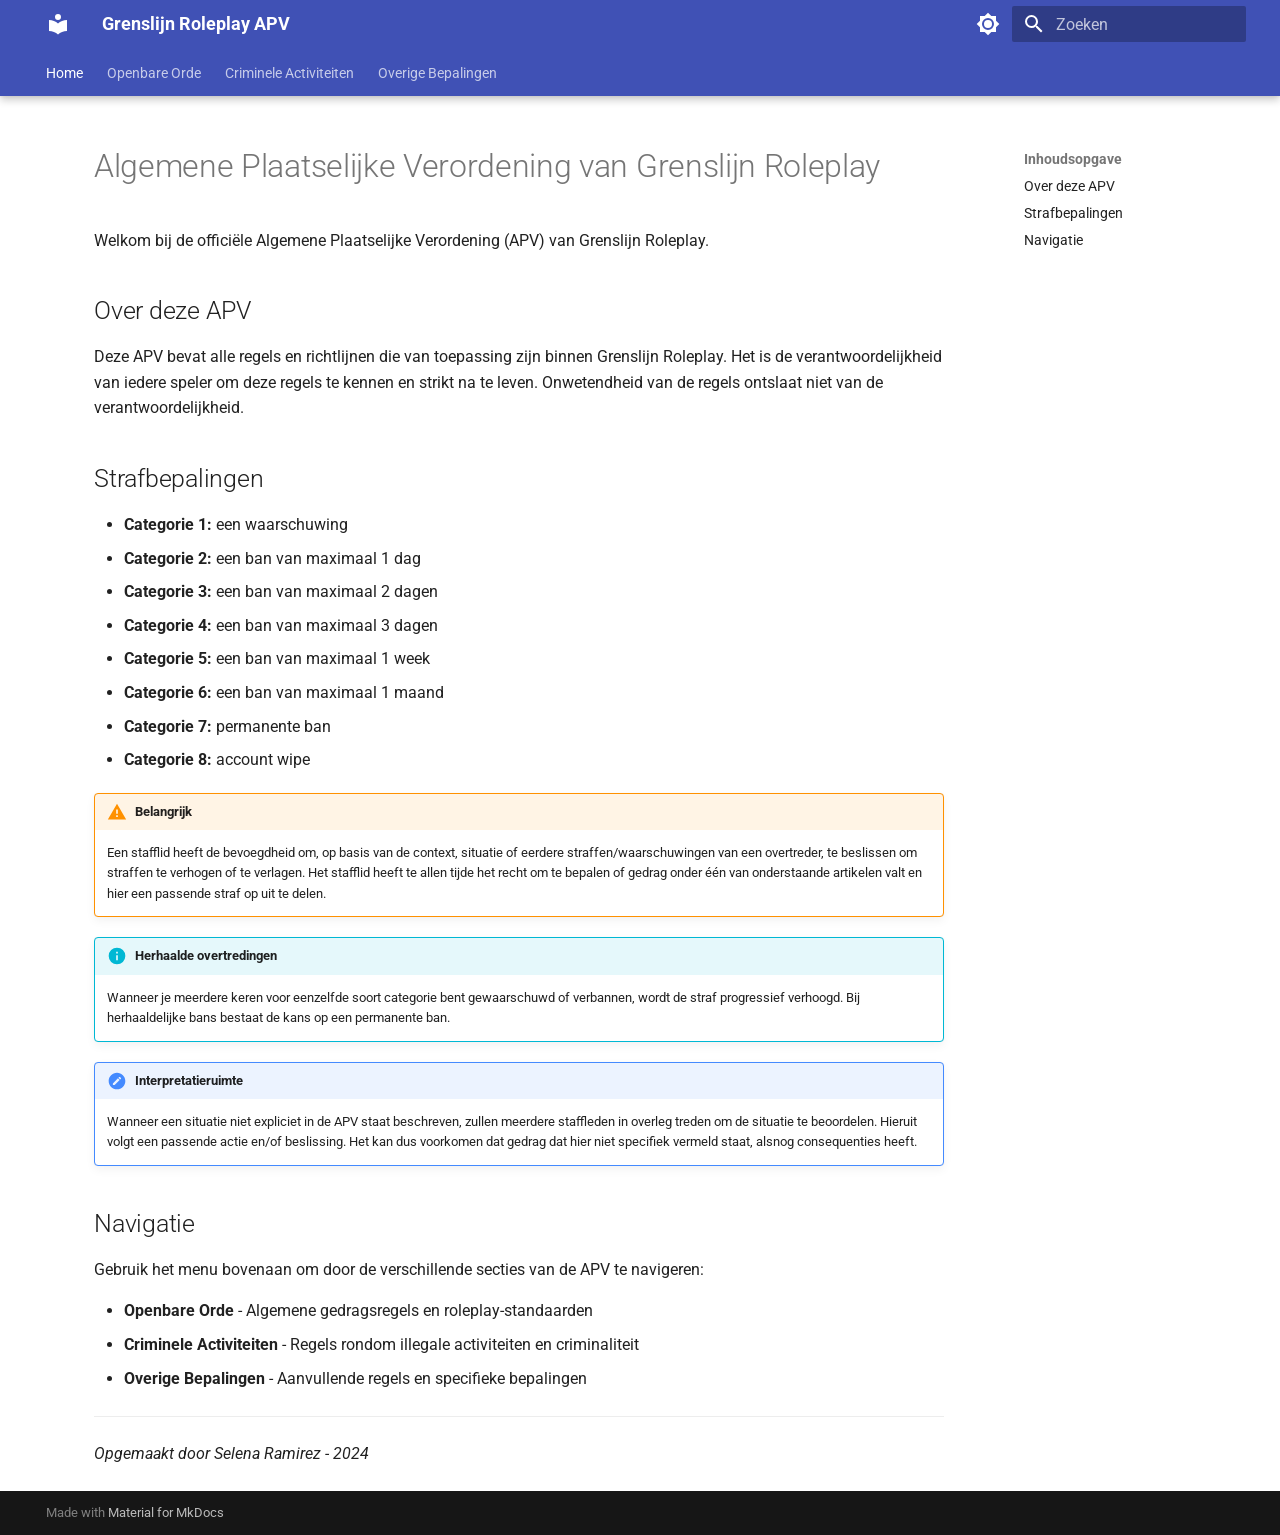
<file: index.html>
<!doctype html>
<html lang="nl" class="no-js">
  <head>
    
      <meta charset="utf-8">
      <meta name="viewport" content="width=device-width,initial-scale=1">
      
        <meta name="description" content="Algemene Plaatselijke Verordening van Grenslijn Roleplay">
      
      
        <meta name="author" content="Grenslijn Roleplay Staff Team">
      
      
      
      
        <link rel="next" href="openbare-orde/">
      
      
        
      
      
      <link rel="icon" href="assets/images/favicon.png">
      <meta name="generator" content="mkdocs-1.6.1, mkdocs-material-9.7.0">
    
    
      
        <title>Grenslijn Roleplay APV</title>
      
    
    
      <link rel="stylesheet" href="assets/stylesheets/main.618322db.min.css">
      
        
        <link rel="stylesheet" href="assets/stylesheets/palette.ab4e12ef.min.css">
      
      


    
    
      
    
    
      
        
        
        <link rel="preconnect" href="https://fonts.gstatic.com" crossorigin>
        <link rel="stylesheet" href="https://fonts.googleapis.com/css?family=Roboto:300,300i,400,400i,700,700i%7CRoboto+Mono:400,400i,700,700i&display=fallback">
        <style>:root{--md-text-font:"Roboto";--md-code-font:"Roboto Mono"}</style>
      
    
    
      <link rel="stylesheet" href="stylesheets/extra.css">
    
    <script>__md_scope=new URL(".",location),__md_hash=e=>[...e].reduce(((e,_)=>(e<<5)-e+_.charCodeAt(0)),0),__md_get=(e,_=localStorage,t=__md_scope)=>JSON.parse(_.getItem(t.pathname+"."+e)),__md_set=(e,_,t=localStorage,a=__md_scope)=>{try{t.setItem(a.pathname+"."+e,JSON.stringify(_))}catch(e){}}</script>
    
      

    
    
  </head>
  
  
    
    
      
    
    
    
    
    <body dir="ltr" data-md-color-scheme="default" data-md-color-primary="indigo" data-md-color-accent="indigo">
  
    
    <input class="md-toggle" data-md-toggle="drawer" type="checkbox" id="__drawer" autocomplete="off">
    <input class="md-toggle" data-md-toggle="search" type="checkbox" id="__search" autocomplete="off">
    <label class="md-overlay" for="__drawer"></label>
    <div data-md-component="skip">
      
        
        <a href="#algemene-plaatselijke-verordening-van-grenslijn-roleplay" class="md-skip">
          Ga naar inhoud
        </a>
      
    </div>
    <div data-md-component="announce">
      
    </div>
    
    
      

  

<header class="md-header md-header--shadow md-header--lifted" data-md-component="header">
  <nav class="md-header__inner md-grid" aria-label="Header">
    <a href="." title="Grenslijn Roleplay APV" class="md-header__button md-logo" aria-label="Grenslijn Roleplay APV" data-md-component="logo">
      
  
  <svg xmlns="http://www.w3.org/2000/svg" viewBox="0 0 24 24"><path d="M12 8a3 3 0 0 0 3-3 3 3 0 0 0-3-3 3 3 0 0 0-3 3 3 3 0 0 0 3 3m0 3.54C9.64 9.35 6.5 8 3 8v11c3.5 0 6.64 1.35 9 3.54 2.36-2.19 5.5-3.54 9-3.54V8c-3.5 0-6.64 1.35-9 3.54"/></svg>

    </a>
    <label class="md-header__button md-icon" for="__drawer">
      
      <svg xmlns="http://www.w3.org/2000/svg" viewBox="0 0 24 24"><path d="M3 6h18v2H3zm0 5h18v2H3zm0 5h18v2H3z"/></svg>
    </label>
    <div class="md-header__title" data-md-component="header-title">
      <div class="md-header__ellipsis">
        <div class="md-header__topic">
          <span class="md-ellipsis">
            Grenslijn Roleplay APV
          </span>
        </div>
        <div class="md-header__topic" data-md-component="header-topic">
          <span class="md-ellipsis">
            
              Home
            
          </span>
        </div>
      </div>
    </div>
    
      
        <form class="md-header__option" data-md-component="palette">
  
    
    
    
    <input class="md-option" data-md-color-media="(prefers-color-scheme: light)" data-md-color-scheme="default" data-md-color-primary="indigo" data-md-color-accent="indigo"  aria-label="Schakel naar donkere modus"  type="radio" name="__palette" id="__palette_0">
    
      <label class="md-header__button md-icon" title="Schakel naar donkere modus" for="__palette_1" hidden>
        <svg xmlns="http://www.w3.org/2000/svg" viewBox="0 0 24 24"><path d="M12 8a4 4 0 0 0-4 4 4 4 0 0 0 4 4 4 4 0 0 0 4-4 4 4 0 0 0-4-4m0 10a6 6 0 0 1-6-6 6 6 0 0 1 6-6 6 6 0 0 1 6 6 6 6 0 0 1-6 6m8-9.31V4h-4.69L12 .69 8.69 4H4v4.69L.69 12 4 15.31V20h4.69L12 23.31 15.31 20H20v-4.69L23.31 12z"/></svg>
      </label>
    
  
    
    
    
    <input class="md-option" data-md-color-media="(prefers-color-scheme: dark)" data-md-color-scheme="slate" data-md-color-primary="indigo" data-md-color-accent="indigo"  aria-label="Schakel naar lichte modus"  type="radio" name="__palette" id="__palette_1">
    
      <label class="md-header__button md-icon" title="Schakel naar lichte modus" for="__palette_0" hidden>
        <svg xmlns="http://www.w3.org/2000/svg" viewBox="0 0 24 24"><path d="M12 18c-.89 0-1.74-.2-2.5-.55C11.56 16.5 13 14.42 13 12s-1.44-4.5-3.5-5.45C10.26 6.2 11.11 6 12 6a6 6 0 0 1 6 6 6 6 0 0 1-6 6m8-9.31V4h-4.69L12 .69 8.69 4H4v4.69L.69 12 4 15.31V20h4.69L12 23.31 15.31 20H20v-4.69L23.31 12z"/></svg>
      </label>
    
  
</form>
      
    
    
      <script>var palette=__md_get("__palette");if(palette&&palette.color){if("(prefers-color-scheme)"===palette.color.media){var media=matchMedia("(prefers-color-scheme: light)"),input=document.querySelector(media.matches?"[data-md-color-media='(prefers-color-scheme: light)']":"[data-md-color-media='(prefers-color-scheme: dark)']");palette.color.media=input.getAttribute("data-md-color-media"),palette.color.scheme=input.getAttribute("data-md-color-scheme"),palette.color.primary=input.getAttribute("data-md-color-primary"),palette.color.accent=input.getAttribute("data-md-color-accent")}for(var[key,value]of Object.entries(palette.color))document.body.setAttribute("data-md-color-"+key,value)}</script>
    
    
    
      
      
        <label class="md-header__button md-icon" for="__search">
          
          <svg xmlns="http://www.w3.org/2000/svg" viewBox="0 0 24 24"><path d="M9.5 3A6.5 6.5 0 0 1 16 9.5c0 1.61-.59 3.09-1.56 4.23l.27.27h.79l5 5-1.5 1.5-5-5v-.79l-.27-.27A6.52 6.52 0 0 1 9.5 16 6.5 6.5 0 0 1 3 9.5 6.5 6.5 0 0 1 9.5 3m0 2C7 5 5 7 5 9.5S7 14 9.5 14 14 12 14 9.5 12 5 9.5 5"/></svg>
        </label>
        <div class="md-search" data-md-component="search" role="dialog">
  <label class="md-search__overlay" for="__search"></label>
  <div class="md-search__inner" role="search">
    <form class="md-search__form" name="search">
      <input type="text" class="md-search__input" name="query" aria-label="Zoeken" placeholder="Zoeken" autocapitalize="off" autocorrect="off" autocomplete="off" spellcheck="false" data-md-component="search-query" required>
      <label class="md-search__icon md-icon" for="__search">
        
        <svg xmlns="http://www.w3.org/2000/svg" viewBox="0 0 24 24"><path d="M9.5 3A6.5 6.5 0 0 1 16 9.5c0 1.61-.59 3.09-1.56 4.23l.27.27h.79l5 5-1.5 1.5-5-5v-.79l-.27-.27A6.52 6.52 0 0 1 9.5 16 6.5 6.5 0 0 1 3 9.5 6.5 6.5 0 0 1 9.5 3m0 2C7 5 5 7 5 9.5S7 14 9.5 14 14 12 14 9.5 12 5 9.5 5"/></svg>
        
        <svg xmlns="http://www.w3.org/2000/svg" viewBox="0 0 24 24"><path d="M20 11v2H8l5.5 5.5-1.42 1.42L4.16 12l7.92-7.92L13.5 5.5 8 11z"/></svg>
      </label>
      <nav class="md-search__options" aria-label="Zoeken">
        
        <button type="reset" class="md-search__icon md-icon" title="Leegmaken" aria-label="Leegmaken" tabindex="-1">
          
          <svg xmlns="http://www.w3.org/2000/svg" viewBox="0 0 24 24"><path d="M19 6.41 17.59 5 12 10.59 6.41 5 5 6.41 10.59 12 5 17.59 6.41 19 12 13.41 17.59 19 19 17.59 13.41 12z"/></svg>
        </button>
      </nav>
      
        <div class="md-search__suggest" data-md-component="search-suggest"></div>
      
    </form>
    <div class="md-search__output">
      <div class="md-search__scrollwrap" tabindex="0" data-md-scrollfix>
        <div class="md-search-result" data-md-component="search-result">
          <div class="md-search-result__meta">
            Zoeken initialiseren
          </div>
          <ol class="md-search-result__list" role="presentation"></ol>
        </div>
      </div>
    </div>
  </div>
</div>
      
    
    
  </nav>
  
    
      
<nav class="md-tabs" aria-label="Tabs" data-md-component="tabs">
  <div class="md-grid">
    <ul class="md-tabs__list">
      
        
  
  
  
    
  
  
    <li class="md-tabs__item md-tabs__item--active">
      <a href="." class="md-tabs__link">
        
  
  
    
  
  Home

      </a>
    </li>
  

      
        
  
  
  
  
    <li class="md-tabs__item">
      <a href="openbare-orde/" class="md-tabs__link">
        
  
  
    
  
  Openbare Orde

      </a>
    </li>
  

      
        
  
  
  
  
    <li class="md-tabs__item">
      <a href="criminele-activiteiten/" class="md-tabs__link">
        
  
  
    
  
  Criminele Activiteiten

      </a>
    </li>
  

      
        
  
  
  
  
    <li class="md-tabs__item">
      <a href="overige-bepalingen/" class="md-tabs__link">
        
  
  
    
  
  Overige Bepalingen

      </a>
    </li>
  

      
    </ul>
  </div>
</nav>
    
  
</header>
    
    <div class="md-container" data-md-component="container">
      
      
        
      
      <main class="md-main" data-md-component="main">
        <div class="md-main__inner md-grid">
          
            
              
              <div class="md-sidebar md-sidebar--primary" data-md-component="sidebar" data-md-type="navigation" >
                <div class="md-sidebar__scrollwrap">
                  <div class="md-sidebar__inner">
                    


  


<nav class="md-nav md-nav--primary md-nav--lifted" aria-label="Navigatie" data-md-level="0">
  <label class="md-nav__title" for="__drawer">
    <a href="." title="Grenslijn Roleplay APV" class="md-nav__button md-logo" aria-label="Grenslijn Roleplay APV" data-md-component="logo">
      
  
  <svg xmlns="http://www.w3.org/2000/svg" viewBox="0 0 24 24"><path d="M12 8a3 3 0 0 0 3-3 3 3 0 0 0-3-3 3 3 0 0 0-3 3 3 3 0 0 0 3 3m0 3.54C9.64 9.35 6.5 8 3 8v11c3.5 0 6.64 1.35 9 3.54 2.36-2.19 5.5-3.54 9-3.54V8c-3.5 0-6.64 1.35-9 3.54"/></svg>

    </a>
    Grenslijn Roleplay APV
  </label>
  
  <ul class="md-nav__list" data-md-scrollfix>
    
      
      
  
  
    
  
  
  
    <li class="md-nav__item md-nav__item--active">
      
      <input class="md-nav__toggle md-toggle" type="checkbox" id="__toc">
      
      
        
      
      
        <label class="md-nav__link md-nav__link--active" for="__toc">
          
  
  
  <span class="md-ellipsis">
    
  
    Home
  

    
  </span>
  
  

          <span class="md-nav__icon md-icon"></span>
        </label>
      
      <a href="." class="md-nav__link md-nav__link--active">
        
  
  
  <span class="md-ellipsis">
    
  
    Home
  

    
  </span>
  
  

      </a>
      
        

<nav class="md-nav md-nav--secondary" aria-label="Inhoudsopgave">
  
  
  
    
  
  
    <label class="md-nav__title" for="__toc">
      <span class="md-nav__icon md-icon"></span>
      Inhoudsopgave
    </label>
    <ul class="md-nav__list" data-md-component="toc" data-md-scrollfix>
      
        <li class="md-nav__item">
  <a href="#over-deze-apv" class="md-nav__link">
    <span class="md-ellipsis">
      
        Over deze APV
      
    </span>
  </a>
  
</li>
      
        <li class="md-nav__item">
  <a href="#strafbepalingen" class="md-nav__link">
    <span class="md-ellipsis">
      
        Strafbepalingen
      
    </span>
  </a>
  
</li>
      
        <li class="md-nav__item">
  <a href="#navigatie" class="md-nav__link">
    <span class="md-ellipsis">
      
        Navigatie
      
    </span>
  </a>
  
</li>
      
    </ul>
  
</nav>
      
    </li>
  

    
      
      
  
  
  
  
    <li class="md-nav__item">
      <a href="openbare-orde/" class="md-nav__link">
        
  
  
  <span class="md-ellipsis">
    
  
    Openbare Orde
  

    
  </span>
  
  

      </a>
    </li>
  

    
      
      
  
  
  
  
    <li class="md-nav__item">
      <a href="criminele-activiteiten/" class="md-nav__link">
        
  
  
  <span class="md-ellipsis">
    
  
    Criminele Activiteiten
  

    
  </span>
  
  

      </a>
    </li>
  

    
      
      
  
  
  
  
    <li class="md-nav__item">
      <a href="overige-bepalingen/" class="md-nav__link">
        
  
  
  <span class="md-ellipsis">
    
  
    Overige Bepalingen
  

    
  </span>
  
  

      </a>
    </li>
  

    
  </ul>
</nav>
                  </div>
                </div>
              </div>
            
            
              
              <div class="md-sidebar md-sidebar--secondary" data-md-component="sidebar" data-md-type="toc" >
                <div class="md-sidebar__scrollwrap">
                  <div class="md-sidebar__inner">
                    

<nav class="md-nav md-nav--secondary" aria-label="Inhoudsopgave">
  
  
  
    
  
  
    <label class="md-nav__title" for="__toc">
      <span class="md-nav__icon md-icon"></span>
      Inhoudsopgave
    </label>
    <ul class="md-nav__list" data-md-component="toc" data-md-scrollfix>
      
        <li class="md-nav__item">
  <a href="#over-deze-apv" class="md-nav__link">
    <span class="md-ellipsis">
      
        Over deze APV
      
    </span>
  </a>
  
</li>
      
        <li class="md-nav__item">
  <a href="#strafbepalingen" class="md-nav__link">
    <span class="md-ellipsis">
      
        Strafbepalingen
      
    </span>
  </a>
  
</li>
      
        <li class="md-nav__item">
  <a href="#navigatie" class="md-nav__link">
    <span class="md-ellipsis">
      
        Navigatie
      
    </span>
  </a>
  
</li>
      
    </ul>
  
</nav>
                  </div>
                </div>
              </div>
            
          
          
            <div class="md-content" data-md-component="content">
              
              <article class="md-content__inner md-typeset">
                
                  



<h1 id="algemene-plaatselijke-verordening-van-grenslijn-roleplay">Algemene Plaatselijke Verordening van Grenslijn Roleplay<a class="headerlink" href="#algemene-plaatselijke-verordening-van-grenslijn-roleplay" title="Permanent link">&para;</a></h1>
<p>Welkom bij de officiële Algemene Plaatselijke Verordening (APV) van Grenslijn Roleplay.</p>
<h2 id="over-deze-apv">Over deze APV<a class="headerlink" href="#over-deze-apv" title="Permanent link">&para;</a></h2>
<p>Deze APV bevat alle regels en richtlijnen die van toepassing zijn binnen Grenslijn Roleplay. Het is de verantwoordelijkheid van iedere speler om deze regels te kennen en strikt na te leven. Onwetendheid van de regels ontslaat niet van de verantwoordelijkheid.</p>
<h2 id="strafbepalingen">Strafbepalingen<a class="headerlink" href="#strafbepalingen" title="Permanent link">&para;</a></h2>
<ul>
<li><strong>Categorie 1:</strong> een waarschuwing</li>
<li><strong>Categorie 2:</strong> een ban van maximaal 1 dag</li>
<li><strong>Categorie 3:</strong> een ban van maximaal 2 dagen</li>
<li><strong>Categorie 4:</strong> een ban van maximaal 3 dagen</li>
<li><strong>Categorie 5:</strong> een ban van maximaal 1 week</li>
<li><strong>Categorie 6:</strong> een ban van maximaal 1 maand</li>
<li><strong>Categorie 7:</strong> permanente ban</li>
<li><strong>Categorie 8:</strong> account wipe</li>
</ul>
<div class="admonition warning">
<p class="admonition-title">Belangrijk</p>
<p>Een stafflid heeft de bevoegdheid om, op basis van de context, situatie of eerdere straffen/waarschuwingen van een overtreder, te beslissen om straffen te verhogen of te verlagen. Het stafflid heeft te allen tijde het recht om te bepalen of gedrag onder één van onderstaande artikelen valt en hier een passende straf op uit te delen.</p>
</div>
<div class="admonition info">
<p class="admonition-title">Herhaalde overtredingen</p>
<p>Wanneer je meerdere keren voor eenzelfde soort categorie bent gewaarschuwd of verbannen, wordt de straf progressief verhoogd. Bij herhaaldelijke bans bestaat de kans op een permanente ban.</p>
</div>
<div class="admonition note">
<p class="admonition-title">Interpretatieruimte</p>
<p>Wanneer een situatie niet expliciet in de APV staat beschreven, zullen meerdere staffleden in overleg treden om de situatie te beoordelen. Hieruit volgt een passende actie en/of beslissing. Het kan dus voorkomen dat gedrag dat hier niet specifiek vermeld staat, alsnog consequenties heeft.</p>
</div>
<h2 id="navigatie">Navigatie<a class="headerlink" href="#navigatie" title="Permanent link">&para;</a></h2>
<p>Gebruik het menu bovenaan om door de verschillende secties van de APV te navigeren:</p>
<ul>
<li><strong>Openbare Orde</strong> - Algemene gedragsregels en roleplay-standaarden</li>
<li><strong>Criminele Activiteiten</strong> - Regels rondom illegale activiteiten en criminaliteit</li>
<li><strong>Overige Bepalingen</strong> - Aanvullende regels en specifieke bepalingen</li>
</ul>
<hr />
<p><em>Opgemaakt door Selena Ramirez - 2024</em></p>












                
              </article>
            </div>
          
          
<script>var target=document.getElementById(location.hash.slice(1));target&&target.name&&(target.checked=target.name.startsWith("__tabbed_"))</script>
        </div>
        
          <button type="button" class="md-top md-icon" data-md-component="top" hidden>
  
  <svg xmlns="http://www.w3.org/2000/svg" viewBox="0 0 24 24"><path d="M13 20h-2V8l-5.5 5.5-1.42-1.42L12 4.16l7.92 7.92-1.42 1.42L13 8z"/></svg>
  Terug naar boven
</button>
        
      </main>
      
        <footer class="md-footer">
  
  <div class="md-footer-meta md-typeset">
    <div class="md-footer-meta__inner md-grid">
      <div class="md-copyright">
  
  
    Made with
    <a href="https://squidfunk.github.io/mkdocs-material/" target="_blank" rel="noopener">
      Material for MkDocs
    </a>
  
</div>
      
    </div>
  </div>
</footer>
      
    </div>
    <div class="md-dialog" data-md-component="dialog">
      <div class="md-dialog__inner md-typeset"></div>
    </div>
    
    
    
      
      
      <script id="__config" type="application/json">{"annotate": null, "base": ".", "features": ["navigation.instant", "navigation.tracking", "navigation.tabs", "navigation.tabs.sticky", "navigation.top", "navigation.prune", "toc.follow", "search.suggest", "search.highlight", "content.code.copy"], "search": "assets/javascripts/workers/search.7a47a382.min.js", "tags": null, "translations": {"clipboard.copied": "Gekopieerd naar klembord", "clipboard.copy": "Kopi\u00ebren naar klembord", "search.result.more.one": "1 extra overeenkomst op deze pagina", "search.result.more.other": "# extra overeenkomsten op deze pagina", "search.result.none": "Geen overeenkomende documenten", "search.result.one": "1 overeenkomende document", "search.result.other": "# overeenkomende documenten", "search.result.placeholder": "Typ om te beginnen met zoeken", "search.result.term.missing": "Ontbreekt", "select.version": "Selecteer versie"}, "version": null}</script>
    
    
      <script src="assets/javascripts/bundle.e71a0d61.min.js"></script>
      
    
  </body>
</html>
</file>
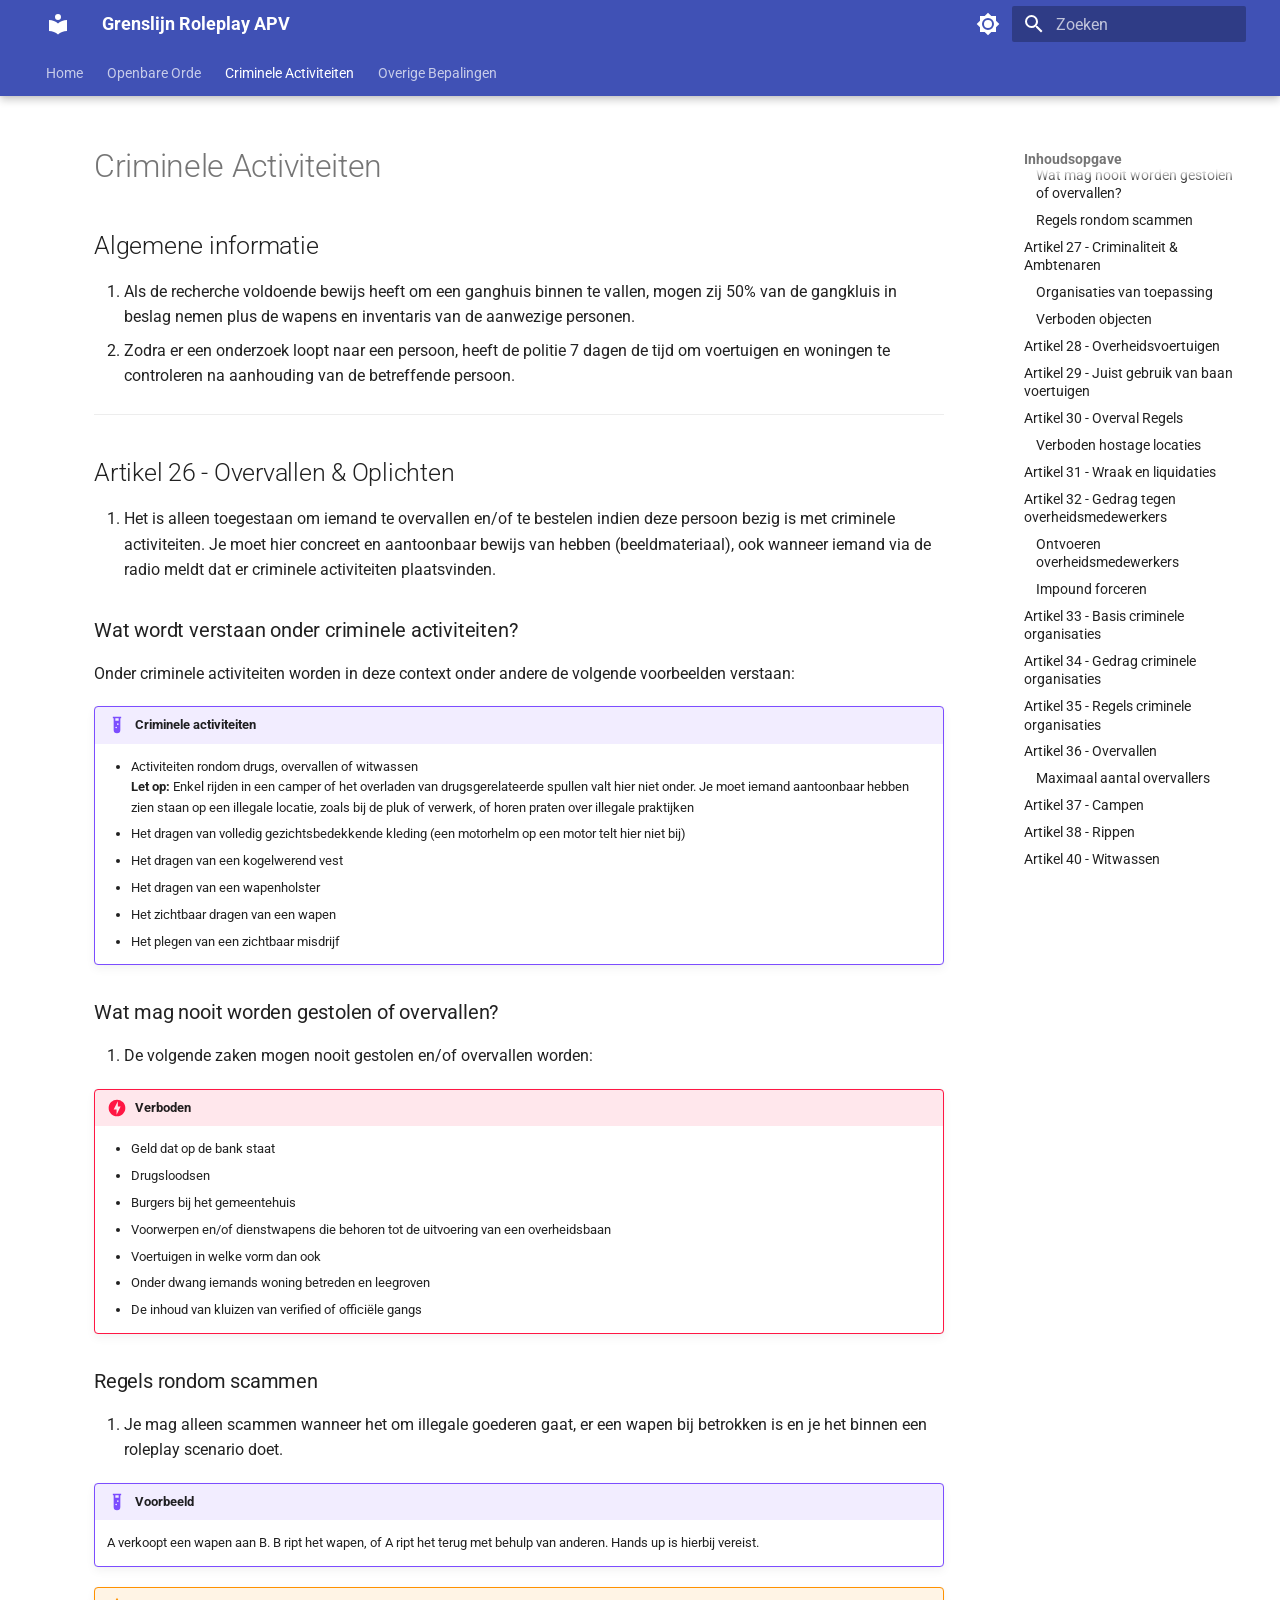
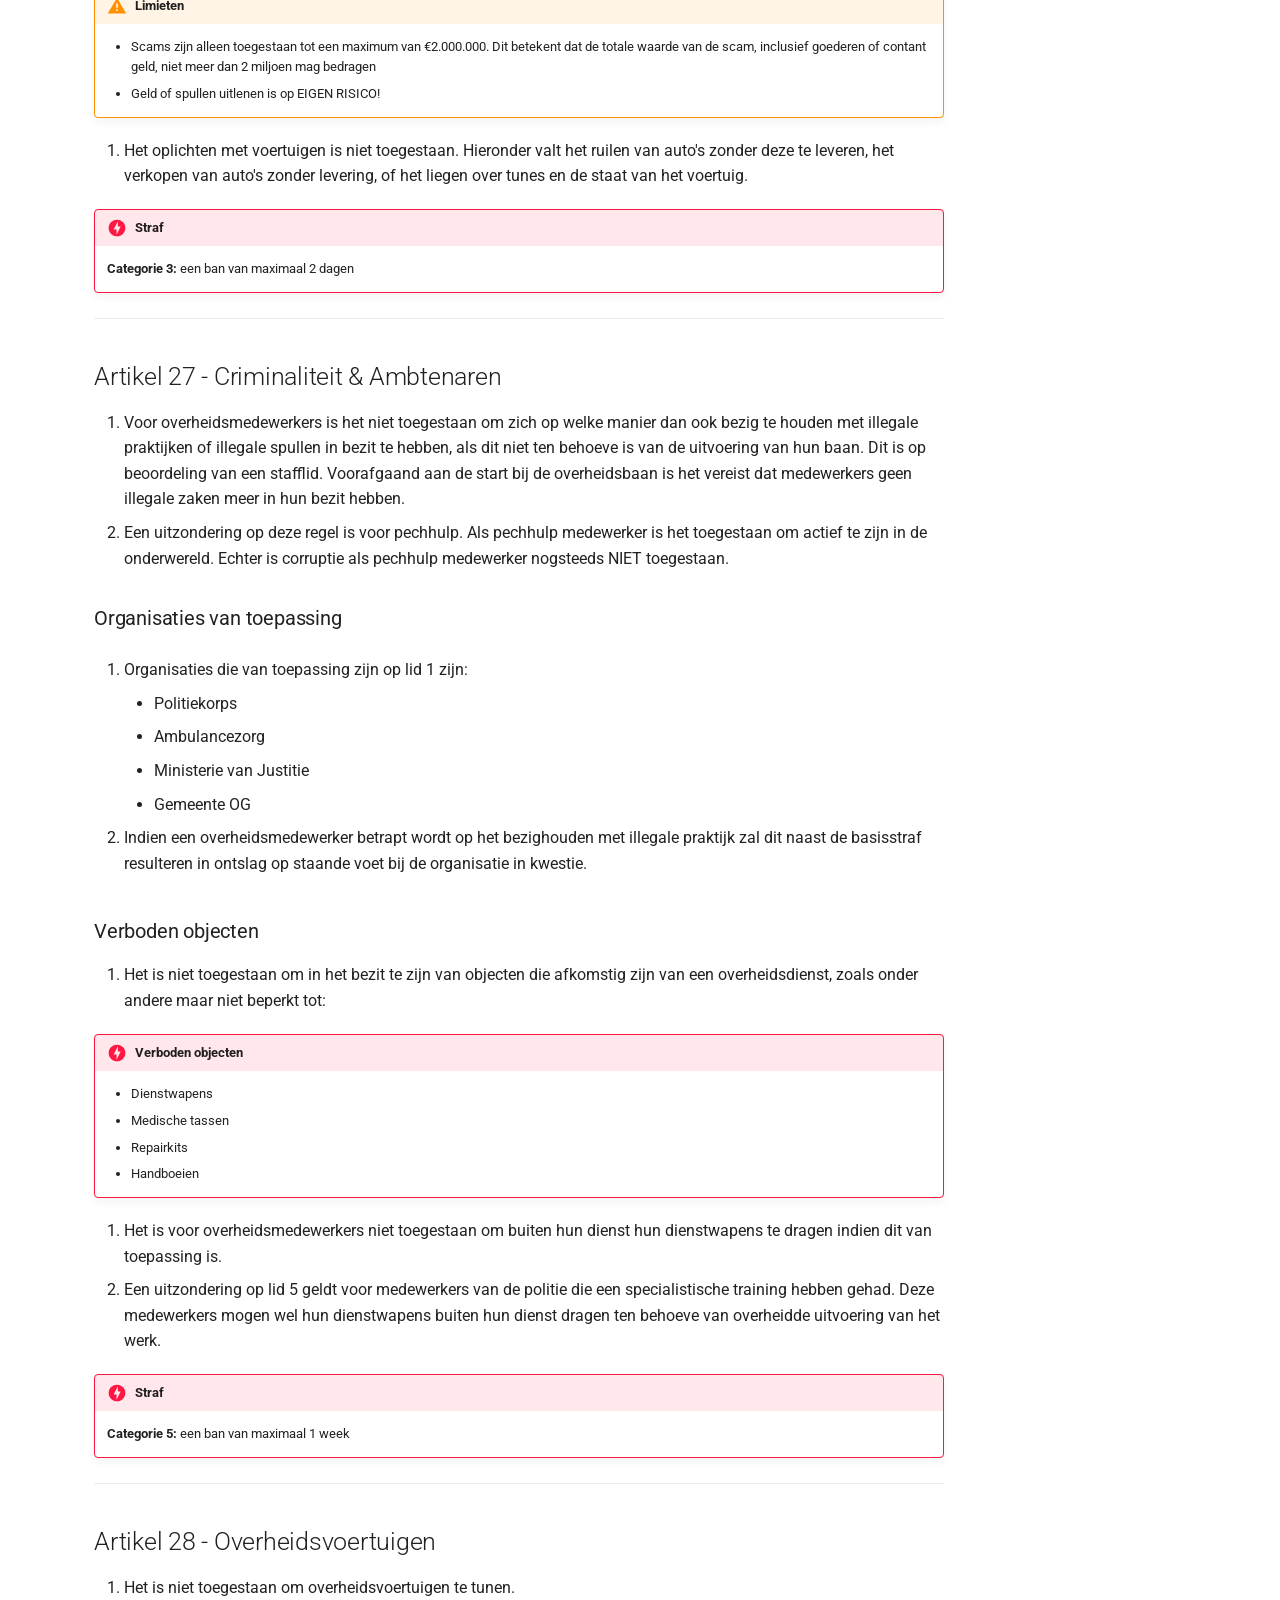
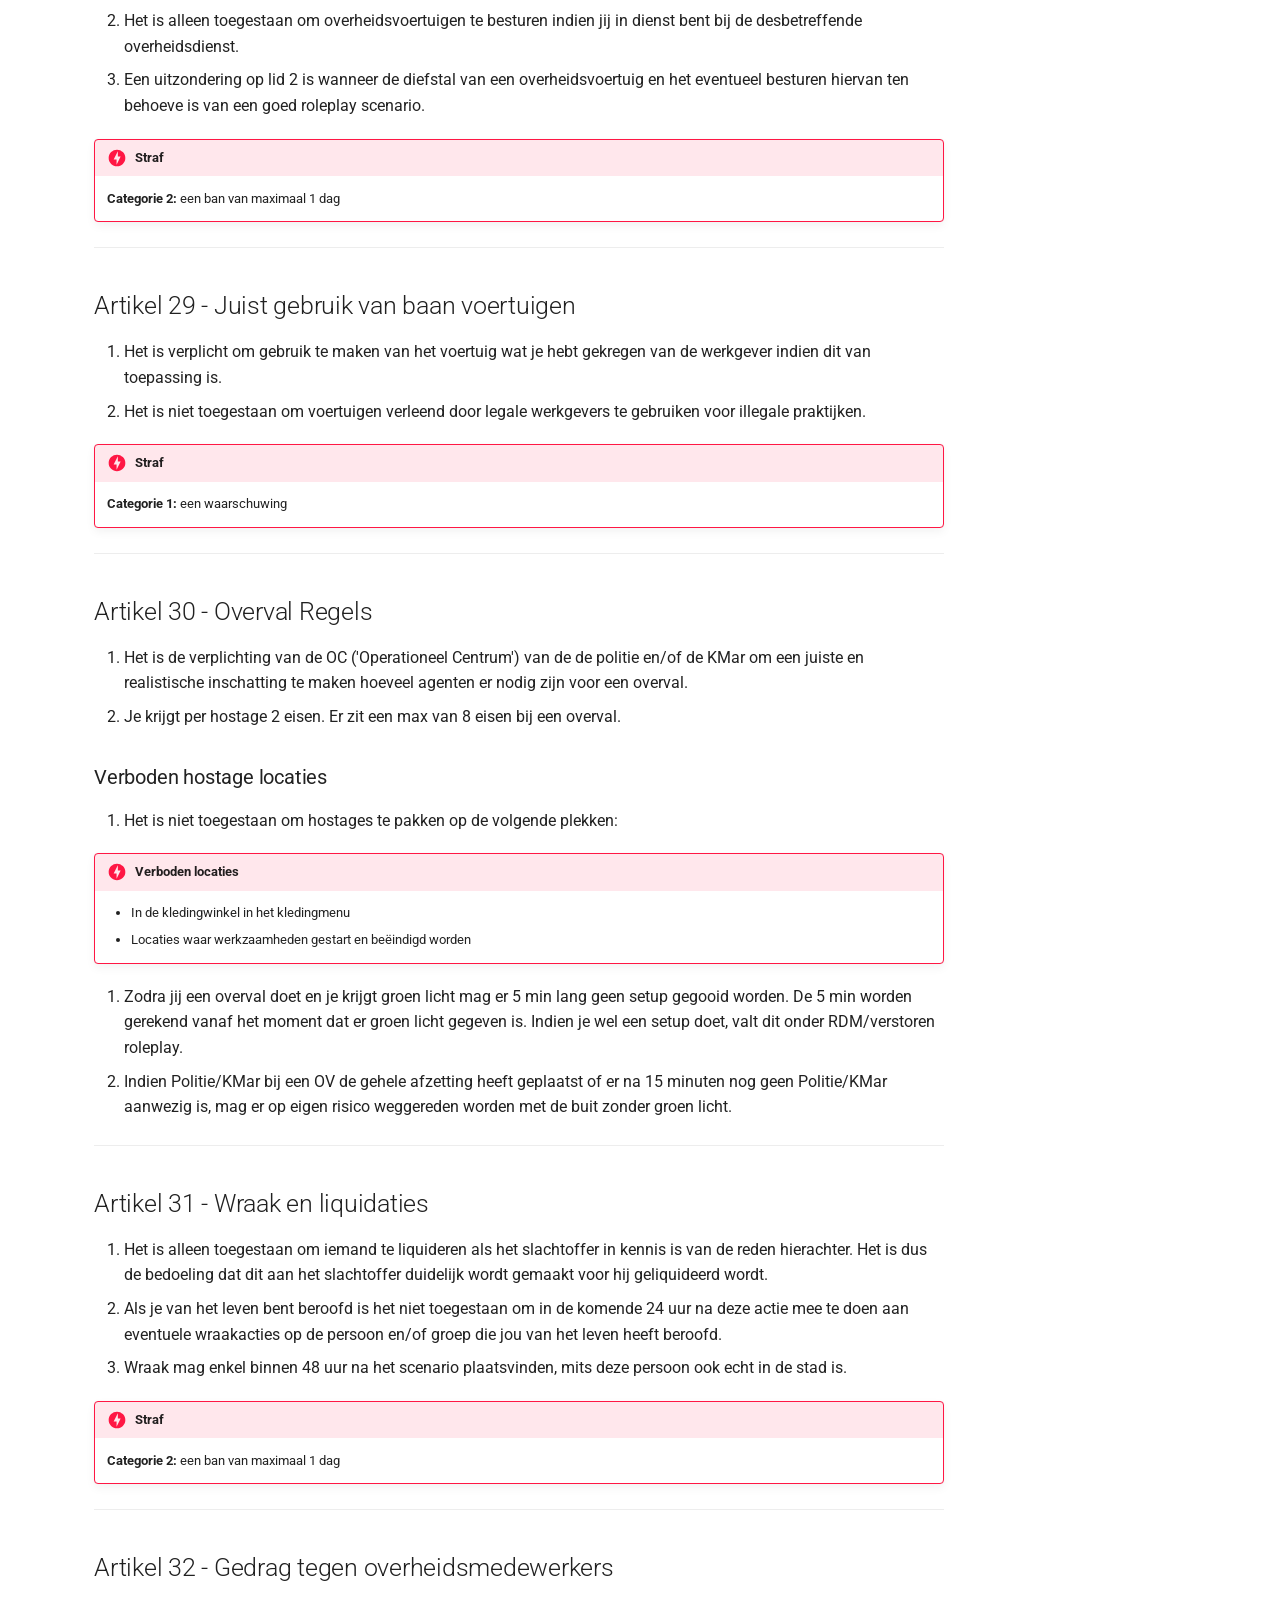
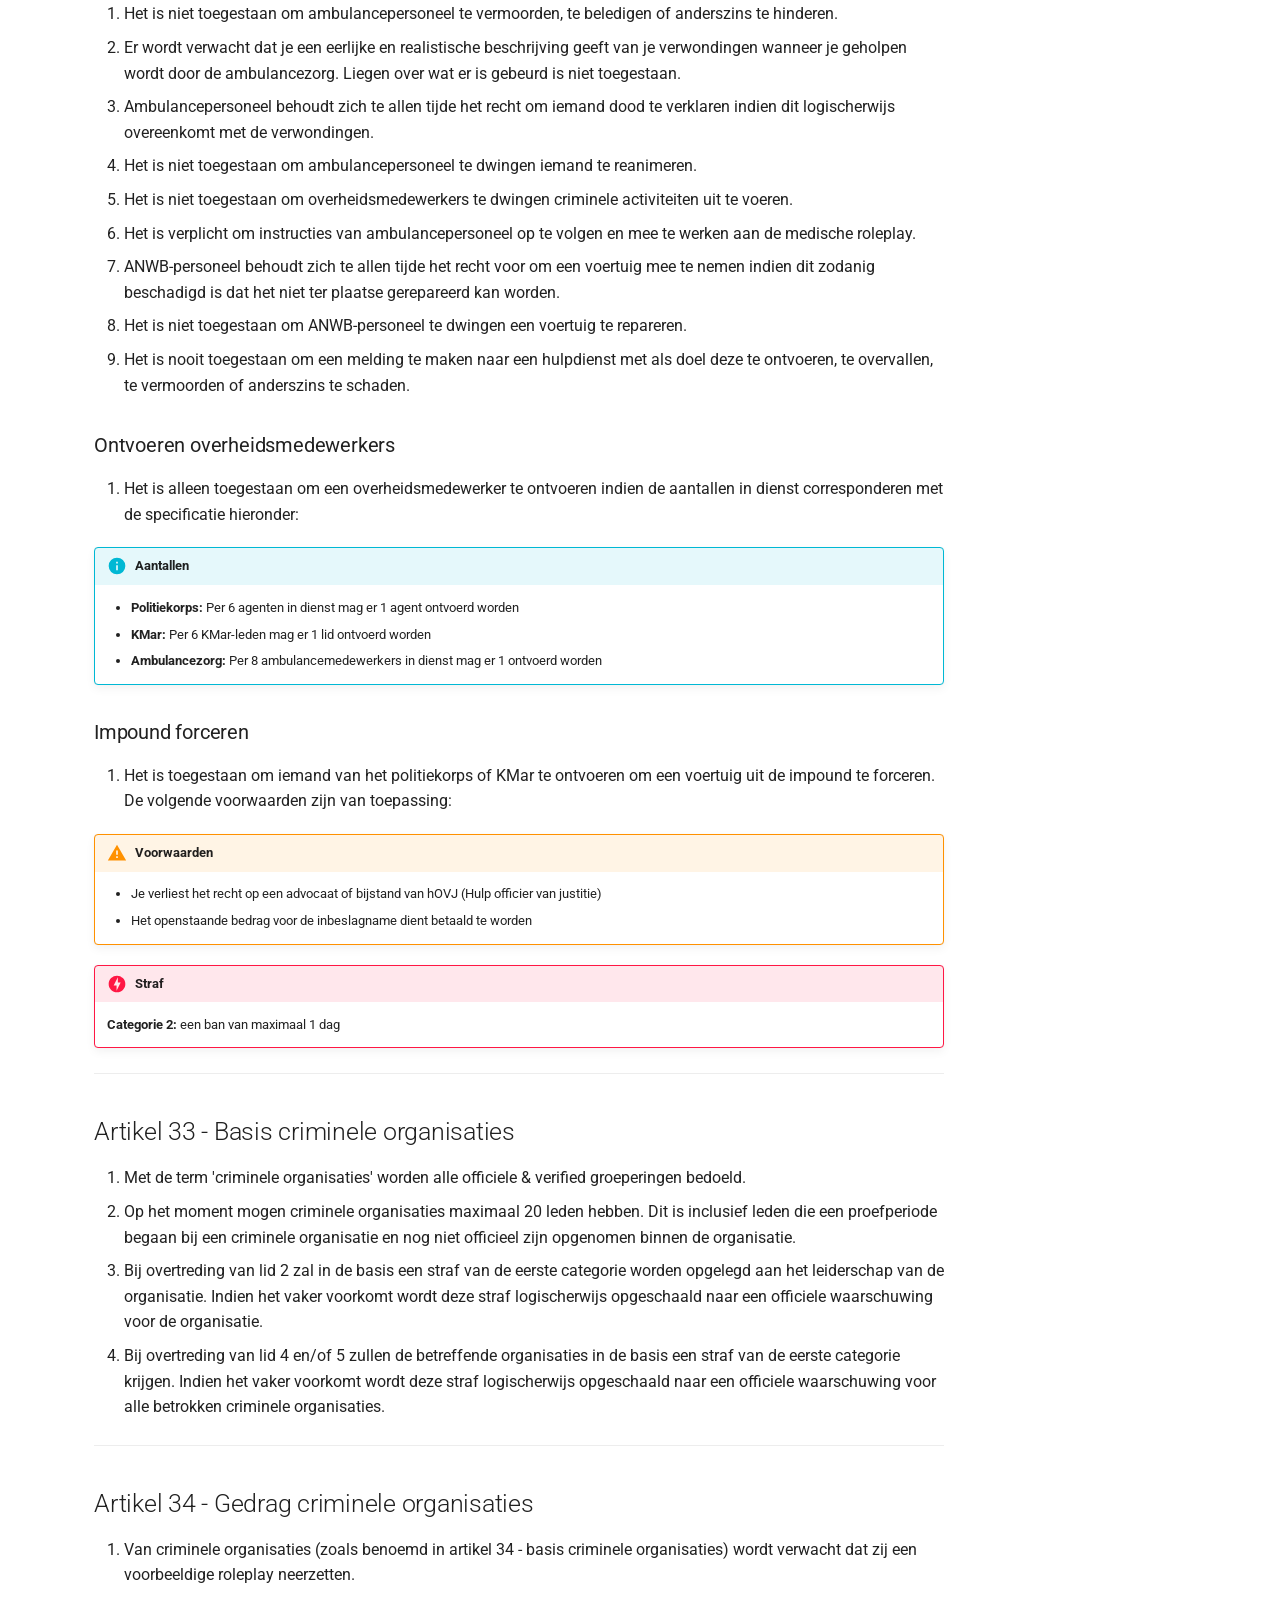
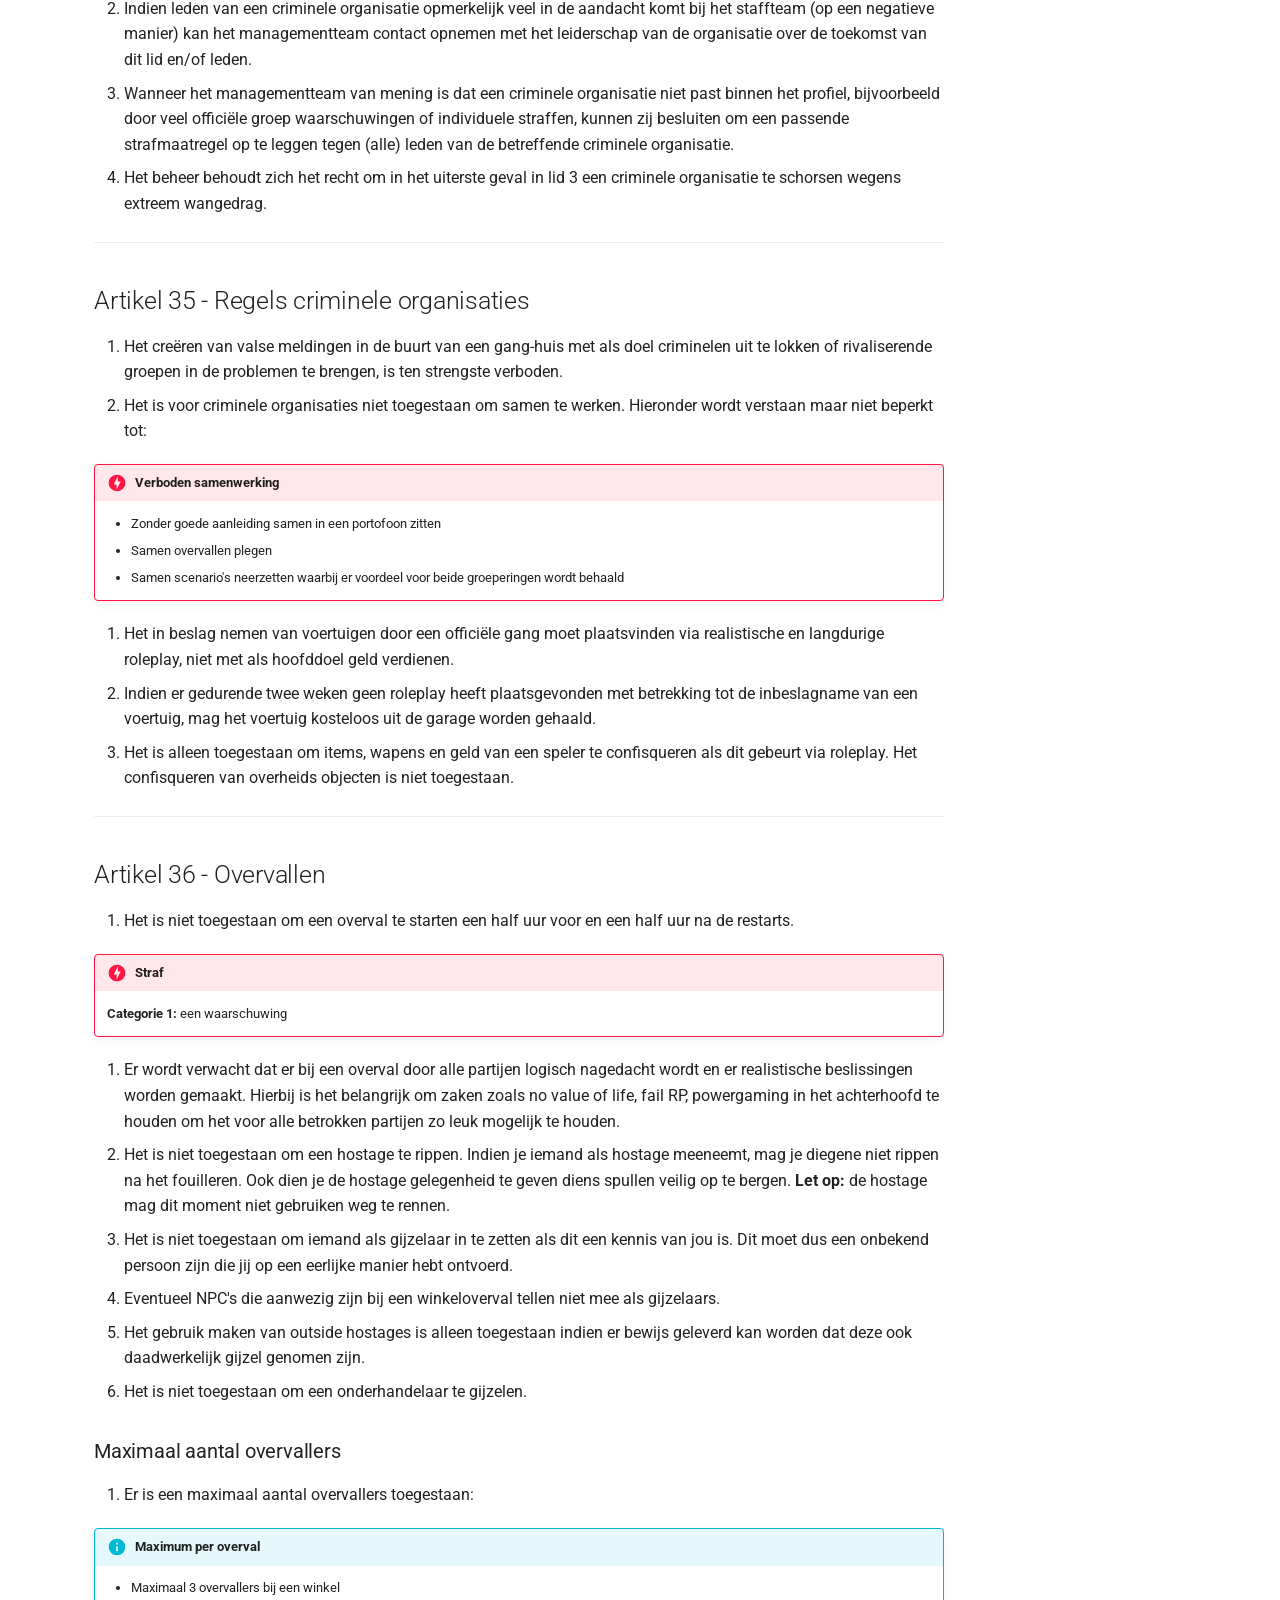
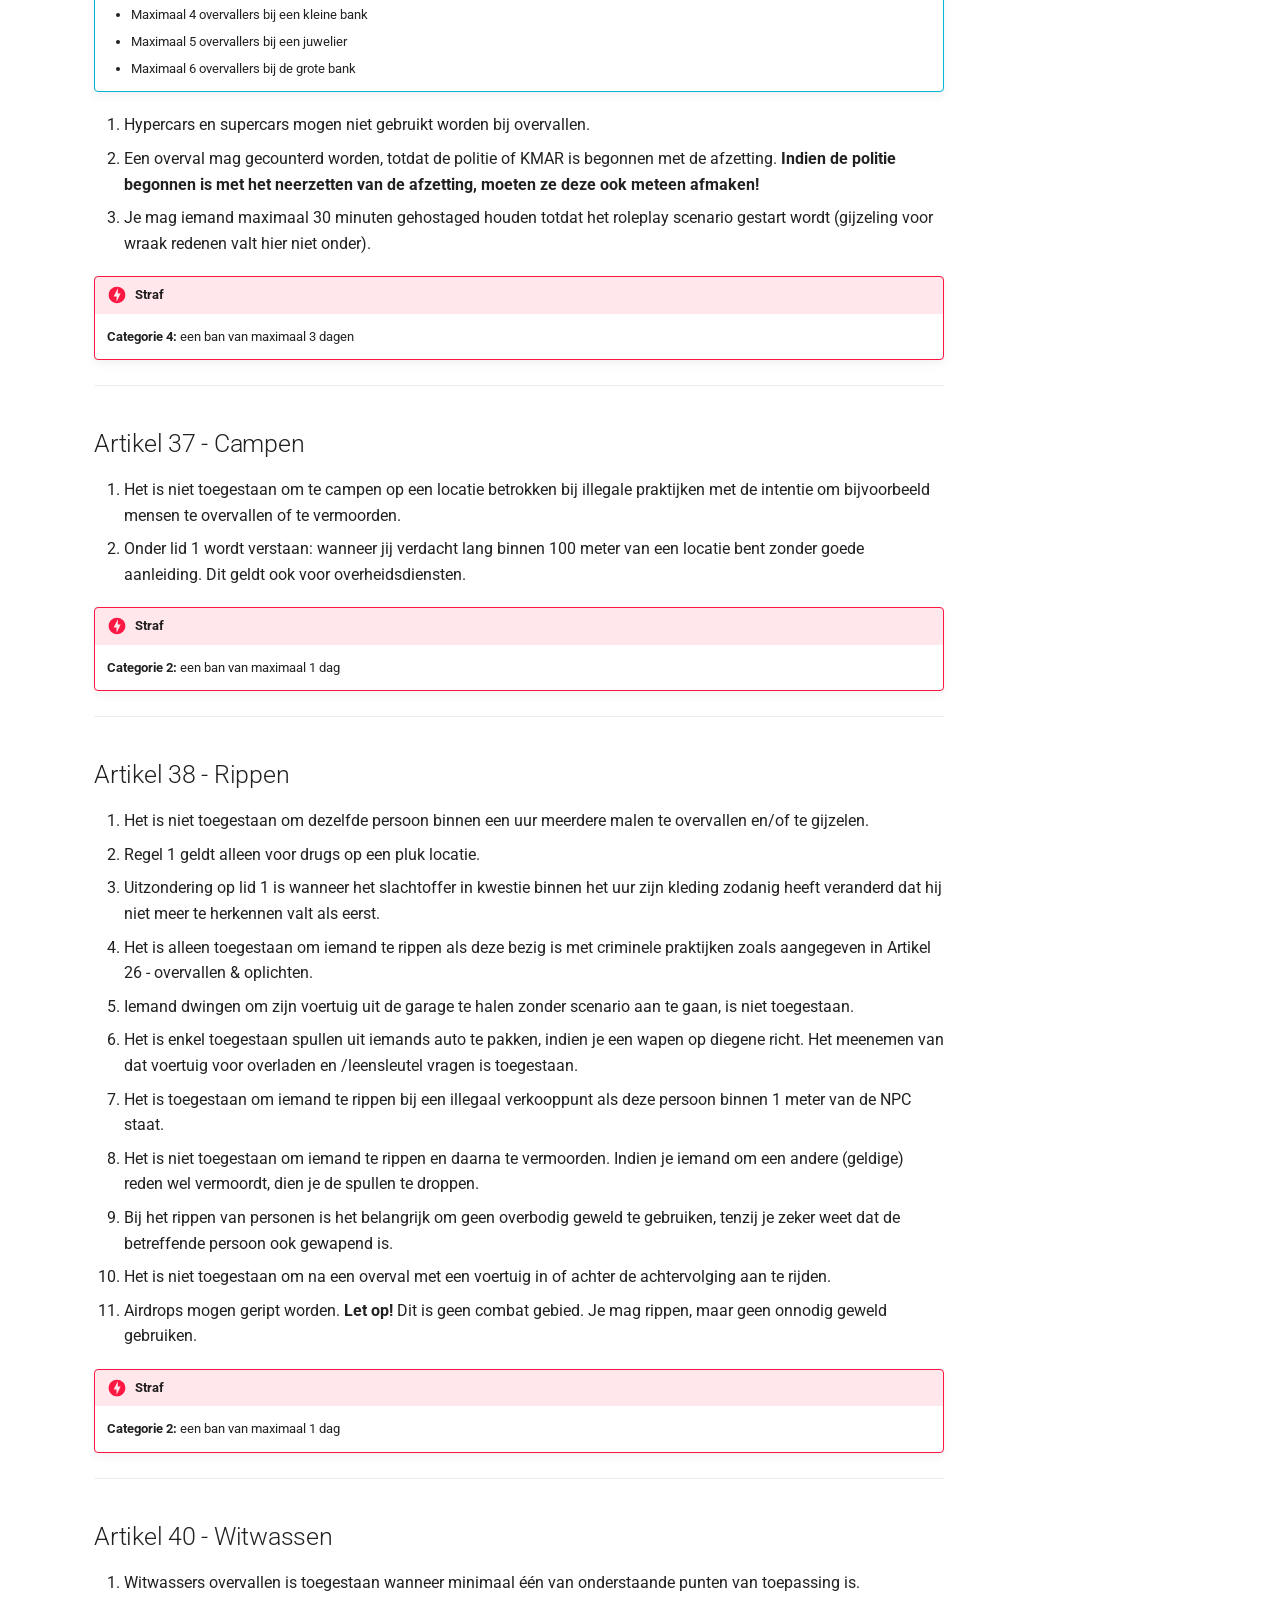
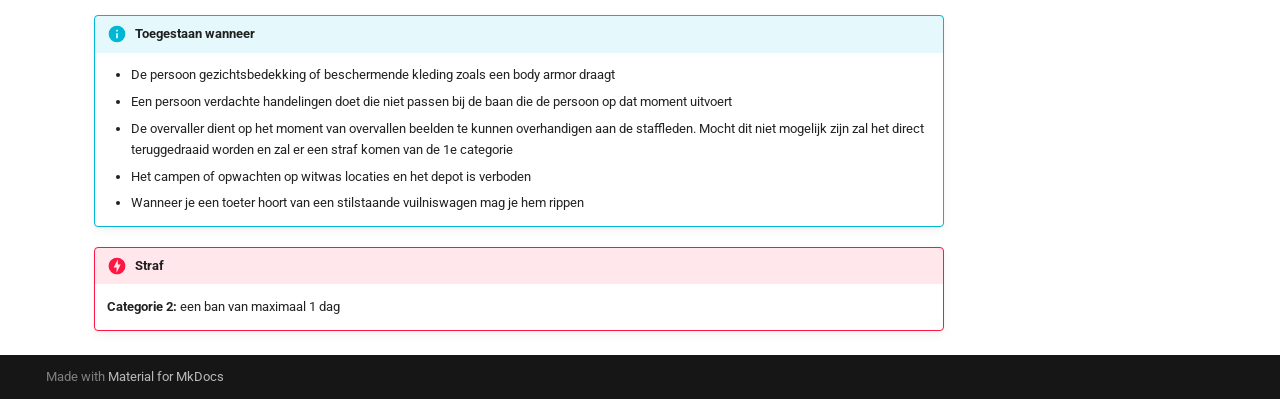
<file: criminele-activiteiten/index.html>
<!doctype html>
<html lang="nl" class="no-js">
  <head>
    
      <meta charset="utf-8">
      <meta name="viewport" content="width=device-width,initial-scale=1">
      
        <meta name="description" content="Algemene Plaatselijke Verordening van Grenslijn Roleplay">
      
      
        <meta name="author" content="Grenslijn Roleplay Staff Team">
      
      
      
        <link rel="prev" href="../openbare-orde/">
      
      
        <link rel="next" href="../overige-bepalingen/">
      
      
        
      
      
      <link rel="icon" href="../assets/images/favicon.png">
      <meta name="generator" content="mkdocs-1.6.1, mkdocs-material-9.7.0">
    
    
      
        <title>Criminele Activiteiten - Grenslijn Roleplay APV</title>
      
    
    
      <link rel="stylesheet" href="../assets/stylesheets/main.618322db.min.css">
      
        
        <link rel="stylesheet" href="../assets/stylesheets/palette.ab4e12ef.min.css">
      
      


    
    
      
    
    
      
        
        
        <link rel="preconnect" href="https://fonts.gstatic.com" crossorigin>
        <link rel="stylesheet" href="https://fonts.googleapis.com/css?family=Roboto:300,300i,400,400i,700,700i%7CRoboto+Mono:400,400i,700,700i&display=fallback">
        <style>:root{--md-text-font:"Roboto";--md-code-font:"Roboto Mono"}</style>
      
    
    
      <link rel="stylesheet" href="../stylesheets/extra.css">
    
    <script>__md_scope=new URL("..",location),__md_hash=e=>[...e].reduce(((e,_)=>(e<<5)-e+_.charCodeAt(0)),0),__md_get=(e,_=localStorage,t=__md_scope)=>JSON.parse(_.getItem(t.pathname+"."+e)),__md_set=(e,_,t=localStorage,a=__md_scope)=>{try{t.setItem(a.pathname+"."+e,JSON.stringify(_))}catch(e){}}</script>
    
      

    
    
  </head>
  
  
    
    
      
    
    
    
    
    <body dir="ltr" data-md-color-scheme="default" data-md-color-primary="indigo" data-md-color-accent="indigo">
  
    
    <input class="md-toggle" data-md-toggle="drawer" type="checkbox" id="__drawer" autocomplete="off">
    <input class="md-toggle" data-md-toggle="search" type="checkbox" id="__search" autocomplete="off">
    <label class="md-overlay" for="__drawer"></label>
    <div data-md-component="skip">
      
        
        <a href="#criminele-activiteiten" class="md-skip">
          Ga naar inhoud
        </a>
      
    </div>
    <div data-md-component="announce">
      
    </div>
    
    
      

  

<header class="md-header md-header--shadow md-header--lifted" data-md-component="header">
  <nav class="md-header__inner md-grid" aria-label="Header">
    <a href=".." title="Grenslijn Roleplay APV" class="md-header__button md-logo" aria-label="Grenslijn Roleplay APV" data-md-component="logo">
      
  
  <svg xmlns="http://www.w3.org/2000/svg" viewBox="0 0 24 24"><path d="M12 8a3 3 0 0 0 3-3 3 3 0 0 0-3-3 3 3 0 0 0-3 3 3 3 0 0 0 3 3m0 3.54C9.64 9.35 6.5 8 3 8v11c3.5 0 6.64 1.35 9 3.54 2.36-2.19 5.5-3.54 9-3.54V8c-3.5 0-6.64 1.35-9 3.54"/></svg>

    </a>
    <label class="md-header__button md-icon" for="__drawer">
      
      <svg xmlns="http://www.w3.org/2000/svg" viewBox="0 0 24 24"><path d="M3 6h18v2H3zm0 5h18v2H3zm0 5h18v2H3z"/></svg>
    </label>
    <div class="md-header__title" data-md-component="header-title">
      <div class="md-header__ellipsis">
        <div class="md-header__topic">
          <span class="md-ellipsis">
            Grenslijn Roleplay APV
          </span>
        </div>
        <div class="md-header__topic" data-md-component="header-topic">
          <span class="md-ellipsis">
            
              Criminele Activiteiten
            
          </span>
        </div>
      </div>
    </div>
    
      
        <form class="md-header__option" data-md-component="palette">
  
    
    
    
    <input class="md-option" data-md-color-media="(prefers-color-scheme: light)" data-md-color-scheme="default" data-md-color-primary="indigo" data-md-color-accent="indigo"  aria-label="Schakel naar donkere modus"  type="radio" name="__palette" id="__palette_0">
    
      <label class="md-header__button md-icon" title="Schakel naar donkere modus" for="__palette_1" hidden>
        <svg xmlns="http://www.w3.org/2000/svg" viewBox="0 0 24 24"><path d="M12 8a4 4 0 0 0-4 4 4 4 0 0 0 4 4 4 4 0 0 0 4-4 4 4 0 0 0-4-4m0 10a6 6 0 0 1-6-6 6 6 0 0 1 6-6 6 6 0 0 1 6 6 6 6 0 0 1-6 6m8-9.31V4h-4.69L12 .69 8.69 4H4v4.69L.69 12 4 15.31V20h4.69L12 23.31 15.31 20H20v-4.69L23.31 12z"/></svg>
      </label>
    
  
    
    
    
    <input class="md-option" data-md-color-media="(prefers-color-scheme: dark)" data-md-color-scheme="slate" data-md-color-primary="indigo" data-md-color-accent="indigo"  aria-label="Schakel naar lichte modus"  type="radio" name="__palette" id="__palette_1">
    
      <label class="md-header__button md-icon" title="Schakel naar lichte modus" for="__palette_0" hidden>
        <svg xmlns="http://www.w3.org/2000/svg" viewBox="0 0 24 24"><path d="M12 18c-.89 0-1.74-.2-2.5-.55C11.56 16.5 13 14.42 13 12s-1.44-4.5-3.5-5.45C10.26 6.2 11.11 6 12 6a6 6 0 0 1 6 6 6 6 0 0 1-6 6m8-9.31V4h-4.69L12 .69 8.69 4H4v4.69L.69 12 4 15.31V20h4.69L12 23.31 15.31 20H20v-4.69L23.31 12z"/></svg>
      </label>
    
  
</form>
      
    
    
      <script>var palette=__md_get("__palette");if(palette&&palette.color){if("(prefers-color-scheme)"===palette.color.media){var media=matchMedia("(prefers-color-scheme: light)"),input=document.querySelector(media.matches?"[data-md-color-media='(prefers-color-scheme: light)']":"[data-md-color-media='(prefers-color-scheme: dark)']");palette.color.media=input.getAttribute("data-md-color-media"),palette.color.scheme=input.getAttribute("data-md-color-scheme"),palette.color.primary=input.getAttribute("data-md-color-primary"),palette.color.accent=input.getAttribute("data-md-color-accent")}for(var[key,value]of Object.entries(palette.color))document.body.setAttribute("data-md-color-"+key,value)}</script>
    
    
    
      
      
        <label class="md-header__button md-icon" for="__search">
          
          <svg xmlns="http://www.w3.org/2000/svg" viewBox="0 0 24 24"><path d="M9.5 3A6.5 6.5 0 0 1 16 9.5c0 1.61-.59 3.09-1.56 4.23l.27.27h.79l5 5-1.5 1.5-5-5v-.79l-.27-.27A6.52 6.52 0 0 1 9.5 16 6.5 6.5 0 0 1 3 9.5 6.5 6.5 0 0 1 9.5 3m0 2C7 5 5 7 5 9.5S7 14 9.5 14 14 12 14 9.5 12 5 9.5 5"/></svg>
        </label>
        <div class="md-search" data-md-component="search" role="dialog">
  <label class="md-search__overlay" for="__search"></label>
  <div class="md-search__inner" role="search">
    <form class="md-search__form" name="search">
      <input type="text" class="md-search__input" name="query" aria-label="Zoeken" placeholder="Zoeken" autocapitalize="off" autocorrect="off" autocomplete="off" spellcheck="false" data-md-component="search-query" required>
      <label class="md-search__icon md-icon" for="__search">
        
        <svg xmlns="http://www.w3.org/2000/svg" viewBox="0 0 24 24"><path d="M9.5 3A6.5 6.5 0 0 1 16 9.5c0 1.61-.59 3.09-1.56 4.23l.27.27h.79l5 5-1.5 1.5-5-5v-.79l-.27-.27A6.52 6.52 0 0 1 9.5 16 6.5 6.5 0 0 1 3 9.5 6.5 6.5 0 0 1 9.5 3m0 2C7 5 5 7 5 9.5S7 14 9.5 14 14 12 14 9.5 12 5 9.5 5"/></svg>
        
        <svg xmlns="http://www.w3.org/2000/svg" viewBox="0 0 24 24"><path d="M20 11v2H8l5.5 5.5-1.42 1.42L4.16 12l7.92-7.92L13.5 5.5 8 11z"/></svg>
      </label>
      <nav class="md-search__options" aria-label="Zoeken">
        
        <button type="reset" class="md-search__icon md-icon" title="Leegmaken" aria-label="Leegmaken" tabindex="-1">
          
          <svg xmlns="http://www.w3.org/2000/svg" viewBox="0 0 24 24"><path d="M19 6.41 17.59 5 12 10.59 6.41 5 5 6.41 10.59 12 5 17.59 6.41 19 12 13.41 17.59 19 19 17.59 13.41 12z"/></svg>
        </button>
      </nav>
      
        <div class="md-search__suggest" data-md-component="search-suggest"></div>
      
    </form>
    <div class="md-search__output">
      <div class="md-search__scrollwrap" tabindex="0" data-md-scrollfix>
        <div class="md-search-result" data-md-component="search-result">
          <div class="md-search-result__meta">
            Zoeken initialiseren
          </div>
          <ol class="md-search-result__list" role="presentation"></ol>
        </div>
      </div>
    </div>
  </div>
</div>
      
    
    
  </nav>
  
    
      
<nav class="md-tabs" aria-label="Tabs" data-md-component="tabs">
  <div class="md-grid">
    <ul class="md-tabs__list">
      
        
  
  
  
  
    <li class="md-tabs__item">
      <a href=".." class="md-tabs__link">
        
  
  
    
  
  Home

      </a>
    </li>
  

      
        
  
  
  
  
    <li class="md-tabs__item">
      <a href="../openbare-orde/" class="md-tabs__link">
        
  
  
    
  
  Openbare Orde

      </a>
    </li>
  

      
        
  
  
  
    
  
  
    <li class="md-tabs__item md-tabs__item--active">
      <a href="./" class="md-tabs__link">
        
  
  
    
  
  Criminele Activiteiten

      </a>
    </li>
  

      
        
  
  
  
  
    <li class="md-tabs__item">
      <a href="../overige-bepalingen/" class="md-tabs__link">
        
  
  
    
  
  Overige Bepalingen

      </a>
    </li>
  

      
    </ul>
  </div>
</nav>
    
  
</header>
    
    <div class="md-container" data-md-component="container">
      
      
        
      
      <main class="md-main" data-md-component="main">
        <div class="md-main__inner md-grid">
          
            
              
              <div class="md-sidebar md-sidebar--primary" data-md-component="sidebar" data-md-type="navigation" >
                <div class="md-sidebar__scrollwrap">
                  <div class="md-sidebar__inner">
                    


  


<nav class="md-nav md-nav--primary md-nav--lifted" aria-label="Navigatie" data-md-level="0">
  <label class="md-nav__title" for="__drawer">
    <a href=".." title="Grenslijn Roleplay APV" class="md-nav__button md-logo" aria-label="Grenslijn Roleplay APV" data-md-component="logo">
      
  
  <svg xmlns="http://www.w3.org/2000/svg" viewBox="0 0 24 24"><path d="M12 8a3 3 0 0 0 3-3 3 3 0 0 0-3-3 3 3 0 0 0-3 3 3 3 0 0 0 3 3m0 3.54C9.64 9.35 6.5 8 3 8v11c3.5 0 6.64 1.35 9 3.54 2.36-2.19 5.5-3.54 9-3.54V8c-3.5 0-6.64 1.35-9 3.54"/></svg>

    </a>
    Grenslijn Roleplay APV
  </label>
  
  <ul class="md-nav__list" data-md-scrollfix>
    
      
      
  
  
  
  
    <li class="md-nav__item">
      <a href=".." class="md-nav__link">
        
  
  
  <span class="md-ellipsis">
    
  
    Home
  

    
  </span>
  
  

      </a>
    </li>
  

    
      
      
  
  
  
  
    <li class="md-nav__item">
      <a href="../openbare-orde/" class="md-nav__link">
        
  
  
  <span class="md-ellipsis">
    
  
    Openbare Orde
  

    
  </span>
  
  

      </a>
    </li>
  

    
      
      
  
  
    
  
  
  
    <li class="md-nav__item md-nav__item--active">
      
      <input class="md-nav__toggle md-toggle" type="checkbox" id="__toc">
      
      
        
      
      
        <label class="md-nav__link md-nav__link--active" for="__toc">
          
  
  
  <span class="md-ellipsis">
    
  
    Criminele Activiteiten
  

    
  </span>
  
  

          <span class="md-nav__icon md-icon"></span>
        </label>
      
      <a href="./" class="md-nav__link md-nav__link--active">
        
  
  
  <span class="md-ellipsis">
    
  
    Criminele Activiteiten
  

    
  </span>
  
  

      </a>
      
        

<nav class="md-nav md-nav--secondary" aria-label="Inhoudsopgave">
  
  
  
    
  
  
    <label class="md-nav__title" for="__toc">
      <span class="md-nav__icon md-icon"></span>
      Inhoudsopgave
    </label>
    <ul class="md-nav__list" data-md-component="toc" data-md-scrollfix>
      
        <li class="md-nav__item">
  <a href="#algemene-informatie" class="md-nav__link">
    <span class="md-ellipsis">
      
        Algemene informatie
      
    </span>
  </a>
  
</li>
      
        <li class="md-nav__item">
  <a href="#artikel-26-overvallen-oplichten" class="md-nav__link">
    <span class="md-ellipsis">
      
        Artikel 26 - Overvallen &amp; Oplichten
      
    </span>
  </a>
  
    <nav class="md-nav" aria-label="Artikel 26 - Overvallen &amp; Oplichten">
      <ul class="md-nav__list">
        
          <li class="md-nav__item">
  <a href="#wat-wordt-verstaan-onder-criminele-activiteiten" class="md-nav__link">
    <span class="md-ellipsis">
      
        Wat wordt verstaan onder criminele activiteiten?
      
    </span>
  </a>
  
</li>
        
          <li class="md-nav__item">
  <a href="#wat-mag-nooit-worden-gestolen-of-overvallen" class="md-nav__link">
    <span class="md-ellipsis">
      
        Wat mag nooit worden gestolen of overvallen?
      
    </span>
  </a>
  
</li>
        
          <li class="md-nav__item">
  <a href="#regels-rondom-scammen" class="md-nav__link">
    <span class="md-ellipsis">
      
        Regels rondom scammen
      
    </span>
  </a>
  
</li>
        
      </ul>
    </nav>
  
</li>
      
        <li class="md-nav__item">
  <a href="#artikel-27-criminaliteit-ambtenaren" class="md-nav__link">
    <span class="md-ellipsis">
      
        Artikel 27 - Criminaliteit &amp; Ambtenaren
      
    </span>
  </a>
  
    <nav class="md-nav" aria-label="Artikel 27 - Criminaliteit &amp; Ambtenaren">
      <ul class="md-nav__list">
        
          <li class="md-nav__item">
  <a href="#organisaties-van-toepassing" class="md-nav__link">
    <span class="md-ellipsis">
      
        Organisaties van toepassing
      
    </span>
  </a>
  
</li>
        
          <li class="md-nav__item">
  <a href="#verboden-objecten" class="md-nav__link">
    <span class="md-ellipsis">
      
        Verboden objecten
      
    </span>
  </a>
  
</li>
        
      </ul>
    </nav>
  
</li>
      
        <li class="md-nav__item">
  <a href="#artikel-28-overheidsvoertuigen" class="md-nav__link">
    <span class="md-ellipsis">
      
        Artikel 28 - Overheidsvoertuigen
      
    </span>
  </a>
  
</li>
      
        <li class="md-nav__item">
  <a href="#artikel-29-juist-gebruik-van-baan-voertuigen" class="md-nav__link">
    <span class="md-ellipsis">
      
        Artikel 29 - Juist gebruik van baan voertuigen
      
    </span>
  </a>
  
</li>
      
        <li class="md-nav__item">
  <a href="#artikel-30-overval-regels" class="md-nav__link">
    <span class="md-ellipsis">
      
        Artikel 30 - Overval Regels
      
    </span>
  </a>
  
    <nav class="md-nav" aria-label="Artikel 30 - Overval Regels">
      <ul class="md-nav__list">
        
          <li class="md-nav__item">
  <a href="#verboden-hostage-locaties" class="md-nav__link">
    <span class="md-ellipsis">
      
        Verboden hostage locaties
      
    </span>
  </a>
  
</li>
        
      </ul>
    </nav>
  
</li>
      
        <li class="md-nav__item">
  <a href="#artikel-31-wraak-en-liquidaties" class="md-nav__link">
    <span class="md-ellipsis">
      
        Artikel 31 - Wraak en liquidaties
      
    </span>
  </a>
  
</li>
      
        <li class="md-nav__item">
  <a href="#artikel-32-gedrag-tegen-overheidsmedewerkers" class="md-nav__link">
    <span class="md-ellipsis">
      
        Artikel 32 - Gedrag tegen overheidsmedewerkers
      
    </span>
  </a>
  
    <nav class="md-nav" aria-label="Artikel 32 - Gedrag tegen overheidsmedewerkers">
      <ul class="md-nav__list">
        
          <li class="md-nav__item">
  <a href="#ontvoeren-overheidsmedewerkers" class="md-nav__link">
    <span class="md-ellipsis">
      
        Ontvoeren overheidsmedewerkers
      
    </span>
  </a>
  
</li>
        
          <li class="md-nav__item">
  <a href="#impound-forceren" class="md-nav__link">
    <span class="md-ellipsis">
      
        Impound forceren
      
    </span>
  </a>
  
</li>
        
      </ul>
    </nav>
  
</li>
      
        <li class="md-nav__item">
  <a href="#artikel-33-basis-criminele-organisaties" class="md-nav__link">
    <span class="md-ellipsis">
      
        Artikel 33 - Basis criminele organisaties
      
    </span>
  </a>
  
</li>
      
        <li class="md-nav__item">
  <a href="#artikel-34-gedrag-criminele-organisaties" class="md-nav__link">
    <span class="md-ellipsis">
      
        Artikel 34 - Gedrag criminele organisaties
      
    </span>
  </a>
  
</li>
      
        <li class="md-nav__item">
  <a href="#artikel-35-regels-criminele-organisaties" class="md-nav__link">
    <span class="md-ellipsis">
      
        Artikel 35 - Regels criminele organisaties
      
    </span>
  </a>
  
</li>
      
        <li class="md-nav__item">
  <a href="#artikel-36-overvallen" class="md-nav__link">
    <span class="md-ellipsis">
      
        Artikel 36 - Overvallen
      
    </span>
  </a>
  
    <nav class="md-nav" aria-label="Artikel 36 - Overvallen">
      <ul class="md-nav__list">
        
          <li class="md-nav__item">
  <a href="#maximaal-aantal-overvallers" class="md-nav__link">
    <span class="md-ellipsis">
      
        Maximaal aantal overvallers
      
    </span>
  </a>
  
</li>
        
      </ul>
    </nav>
  
</li>
      
        <li class="md-nav__item">
  <a href="#artikel-37-campen" class="md-nav__link">
    <span class="md-ellipsis">
      
        Artikel 37 - Campen
      
    </span>
  </a>
  
</li>
      
        <li class="md-nav__item">
  <a href="#artikel-38-rippen" class="md-nav__link">
    <span class="md-ellipsis">
      
        Artikel 38 - Rippen
      
    </span>
  </a>
  
</li>
      
        <li class="md-nav__item">
  <a href="#artikel-40-witwassen" class="md-nav__link">
    <span class="md-ellipsis">
      
        Artikel 40 - Witwassen
      
    </span>
  </a>
  
</li>
      
    </ul>
  
</nav>
      
    </li>
  

    
      
      
  
  
  
  
    <li class="md-nav__item">
      <a href="../overige-bepalingen/" class="md-nav__link">
        
  
  
  <span class="md-ellipsis">
    
  
    Overige Bepalingen
  

    
  </span>
  
  

      </a>
    </li>
  

    
  </ul>
</nav>
                  </div>
                </div>
              </div>
            
            
              
              <div class="md-sidebar md-sidebar--secondary" data-md-component="sidebar" data-md-type="toc" >
                <div class="md-sidebar__scrollwrap">
                  <div class="md-sidebar__inner">
                    

<nav class="md-nav md-nav--secondary" aria-label="Inhoudsopgave">
  
  
  
    
  
  
    <label class="md-nav__title" for="__toc">
      <span class="md-nav__icon md-icon"></span>
      Inhoudsopgave
    </label>
    <ul class="md-nav__list" data-md-component="toc" data-md-scrollfix>
      
        <li class="md-nav__item">
  <a href="#algemene-informatie" class="md-nav__link">
    <span class="md-ellipsis">
      
        Algemene informatie
      
    </span>
  </a>
  
</li>
      
        <li class="md-nav__item">
  <a href="#artikel-26-overvallen-oplichten" class="md-nav__link">
    <span class="md-ellipsis">
      
        Artikel 26 - Overvallen &amp; Oplichten
      
    </span>
  </a>
  
    <nav class="md-nav" aria-label="Artikel 26 - Overvallen &amp; Oplichten">
      <ul class="md-nav__list">
        
          <li class="md-nav__item">
  <a href="#wat-wordt-verstaan-onder-criminele-activiteiten" class="md-nav__link">
    <span class="md-ellipsis">
      
        Wat wordt verstaan onder criminele activiteiten?
      
    </span>
  </a>
  
</li>
        
          <li class="md-nav__item">
  <a href="#wat-mag-nooit-worden-gestolen-of-overvallen" class="md-nav__link">
    <span class="md-ellipsis">
      
        Wat mag nooit worden gestolen of overvallen?
      
    </span>
  </a>
  
</li>
        
          <li class="md-nav__item">
  <a href="#regels-rondom-scammen" class="md-nav__link">
    <span class="md-ellipsis">
      
        Regels rondom scammen
      
    </span>
  </a>
  
</li>
        
      </ul>
    </nav>
  
</li>
      
        <li class="md-nav__item">
  <a href="#artikel-27-criminaliteit-ambtenaren" class="md-nav__link">
    <span class="md-ellipsis">
      
        Artikel 27 - Criminaliteit &amp; Ambtenaren
      
    </span>
  </a>
  
    <nav class="md-nav" aria-label="Artikel 27 - Criminaliteit &amp; Ambtenaren">
      <ul class="md-nav__list">
        
          <li class="md-nav__item">
  <a href="#organisaties-van-toepassing" class="md-nav__link">
    <span class="md-ellipsis">
      
        Organisaties van toepassing
      
    </span>
  </a>
  
</li>
        
          <li class="md-nav__item">
  <a href="#verboden-objecten" class="md-nav__link">
    <span class="md-ellipsis">
      
        Verboden objecten
      
    </span>
  </a>
  
</li>
        
      </ul>
    </nav>
  
</li>
      
        <li class="md-nav__item">
  <a href="#artikel-28-overheidsvoertuigen" class="md-nav__link">
    <span class="md-ellipsis">
      
        Artikel 28 - Overheidsvoertuigen
      
    </span>
  </a>
  
</li>
      
        <li class="md-nav__item">
  <a href="#artikel-29-juist-gebruik-van-baan-voertuigen" class="md-nav__link">
    <span class="md-ellipsis">
      
        Artikel 29 - Juist gebruik van baan voertuigen
      
    </span>
  </a>
  
</li>
      
        <li class="md-nav__item">
  <a href="#artikel-30-overval-regels" class="md-nav__link">
    <span class="md-ellipsis">
      
        Artikel 30 - Overval Regels
      
    </span>
  </a>
  
    <nav class="md-nav" aria-label="Artikel 30 - Overval Regels">
      <ul class="md-nav__list">
        
          <li class="md-nav__item">
  <a href="#verboden-hostage-locaties" class="md-nav__link">
    <span class="md-ellipsis">
      
        Verboden hostage locaties
      
    </span>
  </a>
  
</li>
        
      </ul>
    </nav>
  
</li>
      
        <li class="md-nav__item">
  <a href="#artikel-31-wraak-en-liquidaties" class="md-nav__link">
    <span class="md-ellipsis">
      
        Artikel 31 - Wraak en liquidaties
      
    </span>
  </a>
  
</li>
      
        <li class="md-nav__item">
  <a href="#artikel-32-gedrag-tegen-overheidsmedewerkers" class="md-nav__link">
    <span class="md-ellipsis">
      
        Artikel 32 - Gedrag tegen overheidsmedewerkers
      
    </span>
  </a>
  
    <nav class="md-nav" aria-label="Artikel 32 - Gedrag tegen overheidsmedewerkers">
      <ul class="md-nav__list">
        
          <li class="md-nav__item">
  <a href="#ontvoeren-overheidsmedewerkers" class="md-nav__link">
    <span class="md-ellipsis">
      
        Ontvoeren overheidsmedewerkers
      
    </span>
  </a>
  
</li>
        
          <li class="md-nav__item">
  <a href="#impound-forceren" class="md-nav__link">
    <span class="md-ellipsis">
      
        Impound forceren
      
    </span>
  </a>
  
</li>
        
      </ul>
    </nav>
  
</li>
      
        <li class="md-nav__item">
  <a href="#artikel-33-basis-criminele-organisaties" class="md-nav__link">
    <span class="md-ellipsis">
      
        Artikel 33 - Basis criminele organisaties
      
    </span>
  </a>
  
</li>
      
        <li class="md-nav__item">
  <a href="#artikel-34-gedrag-criminele-organisaties" class="md-nav__link">
    <span class="md-ellipsis">
      
        Artikel 34 - Gedrag criminele organisaties
      
    </span>
  </a>
  
</li>
      
        <li class="md-nav__item">
  <a href="#artikel-35-regels-criminele-organisaties" class="md-nav__link">
    <span class="md-ellipsis">
      
        Artikel 35 - Regels criminele organisaties
      
    </span>
  </a>
  
</li>
      
        <li class="md-nav__item">
  <a href="#artikel-36-overvallen" class="md-nav__link">
    <span class="md-ellipsis">
      
        Artikel 36 - Overvallen
      
    </span>
  </a>
  
    <nav class="md-nav" aria-label="Artikel 36 - Overvallen">
      <ul class="md-nav__list">
        
          <li class="md-nav__item">
  <a href="#maximaal-aantal-overvallers" class="md-nav__link">
    <span class="md-ellipsis">
      
        Maximaal aantal overvallers
      
    </span>
  </a>
  
</li>
        
      </ul>
    </nav>
  
</li>
      
        <li class="md-nav__item">
  <a href="#artikel-37-campen" class="md-nav__link">
    <span class="md-ellipsis">
      
        Artikel 37 - Campen
      
    </span>
  </a>
  
</li>
      
        <li class="md-nav__item">
  <a href="#artikel-38-rippen" class="md-nav__link">
    <span class="md-ellipsis">
      
        Artikel 38 - Rippen
      
    </span>
  </a>
  
</li>
      
        <li class="md-nav__item">
  <a href="#artikel-40-witwassen" class="md-nav__link">
    <span class="md-ellipsis">
      
        Artikel 40 - Witwassen
      
    </span>
  </a>
  
</li>
      
    </ul>
  
</nav>
                  </div>
                </div>
              </div>
            
          
          
            <div class="md-content" data-md-component="content">
              
              <article class="md-content__inner md-typeset">
                
                  



<h1 id="criminele-activiteiten">Criminele Activiteiten<a class="headerlink" href="#criminele-activiteiten" title="Permanent link">&para;</a></h1>
<h2 id="algemene-informatie">Algemene informatie<a class="headerlink" href="#algemene-informatie" title="Permanent link">&para;</a></h2>
<ol>
<li>Als de recherche voldoende bewijs heeft om een ganghuis binnen te vallen, mogen zij 50% van de gangkluis in beslag nemen plus de wapens en inventaris van de aanwezige personen.</li>
<li>Zodra er een onderzoek loopt naar een persoon, heeft de politie 7 dagen de tijd om voertuigen en woningen te controleren na aanhouding van de betreffende persoon.</li>
</ol>
<hr />
<h2 id="artikel-26-overvallen-oplichten">Artikel 26 - Overvallen &amp; Oplichten<a class="headerlink" href="#artikel-26-overvallen-oplichten" title="Permanent link">&para;</a></h2>
<ol>
<li>Het is alleen toegestaan om iemand te overvallen en/of te bestelen indien deze persoon bezig is met criminele activiteiten. Je moet hier concreet en aantoonbaar bewijs van hebben (beeldmateriaal), ook wanneer iemand via de radio meldt dat er criminele activiteiten plaatsvinden.</li>
</ol>
<h3 id="wat-wordt-verstaan-onder-criminele-activiteiten">Wat wordt verstaan onder criminele activiteiten?<a class="headerlink" href="#wat-wordt-verstaan-onder-criminele-activiteiten" title="Permanent link">&para;</a></h3>
<p>Onder criminele activiteiten worden in deze context onder andere de volgende voorbeelden verstaan:</p>
<div class="admonition example">
<p class="admonition-title">Criminele activiteiten</p>
<ul>
<li>Activiteiten rondom drugs, overvallen of witwassen<br />
<strong>Let op:</strong> Enkel rijden in een camper of het overladen van drugsgerelateerde spullen valt hier niet onder. Je moet iemand aantoonbaar hebben zien staan op een illegale locatie, zoals bij de pluk of verwerk, of horen praten over illegale praktijken</li>
<li>Het dragen van volledig gezichtsbedekkende kleding (een motorhelm op een motor telt hier niet bij)</li>
<li>Het dragen van een kogelwerend vest</li>
<li>Het dragen van een wapenholster</li>
<li>Het zichtbaar dragen van een wapen</li>
<li>Het plegen van een zichtbaar misdrijf</li>
</ul>
</div>
<h3 id="wat-mag-nooit-worden-gestolen-of-overvallen">Wat mag nooit worden gestolen of overvallen?<a class="headerlink" href="#wat-mag-nooit-worden-gestolen-of-overvallen" title="Permanent link">&para;</a></h3>
<ol>
<li>De volgende zaken mogen nooit gestolen en/of overvallen worden:</li>
</ol>
<div class="admonition danger">
<p class="admonition-title">Verboden</p>
<ul>
<li>Geld dat op de bank staat</li>
<li>Drugsloodsen</li>
<li>Burgers bij het gemeentehuis</li>
<li>Voorwerpen en/of dienstwapens die behoren tot de uitvoering van een overheidsbaan</li>
<li>Voertuigen in welke vorm dan ook</li>
<li>Onder dwang iemands woning betreden en leegroven</li>
<li>De inhoud van kluizen van verified of officiële gangs</li>
</ul>
</div>
<h3 id="regels-rondom-scammen">Regels rondom scammen<a class="headerlink" href="#regels-rondom-scammen" title="Permanent link">&para;</a></h3>
<ol>
<li>Je mag alleen scammen wanneer het om illegale goederen gaat, er een wapen bij betrokken is en je het binnen een roleplay scenario doet.</li>
</ol>
<div class="admonition example">
<p class="admonition-title">Voorbeeld</p>
<p>A verkoopt een wapen aan B. B ript het wapen, of A ript het terug met behulp van anderen. Hands up is hierbij vereist.</p>
</div>
<div class="admonition warning">
<p class="admonition-title">Limieten</p>
<ul>
<li>Scams zijn alleen toegestaan tot een maximum van €2.000.000. Dit betekent dat de totale waarde van de scam, inclusief goederen of contant geld, niet meer dan 2 miljoen mag bedragen</li>
<li>Geld of spullen uitlenen is op EIGEN RISICO!</li>
</ul>
</div>
<ol>
<li>Het oplichten met voertuigen is niet toegestaan. Hieronder valt het ruilen van auto's zonder deze te leveren, het verkopen van auto's zonder levering, of het liegen over tunes en de staat van het voertuig.</li>
</ol>
<div class="admonition danger">
<p class="admonition-title">Straf</p>
<p><strong>Categorie 3:</strong> een ban van maximaal 2 dagen</p>
</div>
<hr />
<h2 id="artikel-27-criminaliteit-ambtenaren">Artikel 27 - Criminaliteit &amp; Ambtenaren<a class="headerlink" href="#artikel-27-criminaliteit-ambtenaren" title="Permanent link">&para;</a></h2>
<ol>
<li>Voor overheidsmedewerkers is het niet toegestaan om zich op welke manier dan ook bezig te houden met illegale praktijken of illegale spullen in bezit te hebben, als dit niet ten behoeve is van de uitvoering van hun baan. Dit is op beoordeling van een stafflid. Voorafgaand aan de start bij de overheidsbaan is het vereist dat medewerkers geen illegale zaken meer in hun bezit hebben.</li>
<li>Een uitzondering op deze regel is voor pechhulp. Als pechhulp medewerker is het toegestaan om actief te zijn in de onderwereld. Echter is corruptie als pechhulp medewerker nogsteeds NIET toegestaan.</li>
</ol>
<h3 id="organisaties-van-toepassing">Organisaties van toepassing<a class="headerlink" href="#organisaties-van-toepassing" title="Permanent link">&para;</a></h3>
<ol>
<li>
<p>Organisaties die van toepassing zijn op lid 1 zijn:</p>
<ul>
<li>Politiekorps</li>
<li>Ambulancezorg</li>
<li>Ministerie van Justitie</li>
<li>Gemeente OG</li>
</ul>
</li>
<li>
<p>Indien een overheidsmedewerker betrapt wordt op het bezighouden met illegale praktijk zal dit naast de basisstraf resulteren in ontslag op staande voet bij de organisatie in kwestie.</p>
</li>
</ol>
<h3 id="verboden-objecten">Verboden objecten<a class="headerlink" href="#verboden-objecten" title="Permanent link">&para;</a></h3>
<ol>
<li>Het is niet toegestaan om in het bezit te zijn van objecten die afkomstig zijn van een overheidsdienst, zoals onder andere maar niet beperkt tot:</li>
</ol>
<div class="admonition danger">
<p class="admonition-title">Verboden objecten</p>
<ul>
<li>Dienstwapens</li>
<li>Medische tassen</li>
<li>Repairkits</li>
<li>Handboeien</li>
</ul>
</div>
<ol>
<li>Het is voor overheidsmedewerkers niet toegestaan om buiten hun dienst hun dienstwapens te dragen indien dit van toepassing is.</li>
<li>Een uitzondering op lid 5 geldt voor medewerkers van de politie die een specialistische training hebben gehad. Deze medewerkers mogen wel hun dienstwapens buiten hun dienst dragen ten behoeve van overheidde uitvoering van het werk.</li>
</ol>
<div class="admonition danger">
<p class="admonition-title">Straf</p>
<p><strong>Categorie 5:</strong> een ban van maximaal 1 week</p>
</div>
<hr />
<h2 id="artikel-28-overheidsvoertuigen">Artikel 28 - Overheidsvoertuigen<a class="headerlink" href="#artikel-28-overheidsvoertuigen" title="Permanent link">&para;</a></h2>
<ol>
<li>Het is niet toegestaan om overheidsvoertuigen te tunen.</li>
<li>Het is alleen toegestaan om overheidsvoertuigen te besturen indien jij in dienst bent bij de desbetreffende overheidsdienst.</li>
<li>Een uitzondering op lid 2 is wanneer de diefstal van een overheidsvoertuig en het eventueel besturen hiervan ten behoeve is van een goed roleplay scenario.</li>
</ol>
<div class="admonition danger">
<p class="admonition-title">Straf</p>
<p><strong>Categorie 2:</strong> een ban van maximaal 1 dag</p>
</div>
<hr />
<h2 id="artikel-29-juist-gebruik-van-baan-voertuigen">Artikel 29 - Juist gebruik van baan voertuigen<a class="headerlink" href="#artikel-29-juist-gebruik-van-baan-voertuigen" title="Permanent link">&para;</a></h2>
<ol>
<li>Het is verplicht om gebruik te maken van het voertuig wat je hebt gekregen van de werkgever indien dit van toepassing is.</li>
<li>Het is niet toegestaan om voertuigen verleend door legale werkgevers te gebruiken voor illegale praktijken.</li>
</ol>
<div class="admonition danger">
<p class="admonition-title">Straf</p>
<p><strong>Categorie 1:</strong> een waarschuwing</p>
</div>
<hr />
<h2 id="artikel-30-overval-regels">Artikel 30 - Overval Regels<a class="headerlink" href="#artikel-30-overval-regels" title="Permanent link">&para;</a></h2>
<ol>
<li>Het is de verplichting van de OC ('Operationeel Centrum') van de de politie en/of de KMar om een juiste en realistische inschatting te maken hoeveel agenten er nodig zijn voor een overval.</li>
<li>Je krijgt per hostage 2 eisen. Er zit een max van 8 eisen bij een overval.</li>
</ol>
<h3 id="verboden-hostage-locaties">Verboden hostage locaties<a class="headerlink" href="#verboden-hostage-locaties" title="Permanent link">&para;</a></h3>
<ol>
<li>Het is niet toegestaan om hostages te pakken op de volgende plekken:</li>
</ol>
<div class="admonition danger">
<p class="admonition-title">Verboden locaties</p>
<ul>
<li>In de kledingwinkel in het kledingmenu</li>
<li>Locaties waar werkzaamheden gestart en beëindigd worden</li>
</ul>
</div>
<ol>
<li>Zodra jij een overval doet en je krijgt groen licht mag er 5 min lang geen setup gegooid worden. De 5 min worden gerekend vanaf het moment dat er groen licht gegeven is. Indien je wel een setup doet, valt dit onder RDM/verstoren roleplay.</li>
<li>Indien Politie/KMar bij een OV de gehele afzetting heeft geplaatst of er na 15 minuten nog geen Politie/KMar aanwezig is, mag er op eigen risico weggereden worden met de buit zonder groen licht.</li>
</ol>
<hr />
<h2 id="artikel-31-wraak-en-liquidaties">Artikel 31 - Wraak en liquidaties<a class="headerlink" href="#artikel-31-wraak-en-liquidaties" title="Permanent link">&para;</a></h2>
<ol>
<li>Het is alleen toegestaan om iemand te liquideren als het slachtoffer in kennis is van de reden hierachter. Het is dus de bedoeling dat dit aan het slachtoffer duidelijk wordt gemaakt voor hij geliquideerd wordt.</li>
<li>Als je van het leven bent beroofd is het niet toegestaan om in de komende 24 uur na deze actie mee te doen aan eventuele wraakacties op de persoon en/of groep die jou van het leven heeft beroofd.</li>
<li>Wraak mag enkel binnen 48 uur na het scenario plaatsvinden, mits deze persoon ook echt in de stad is.</li>
</ol>
<div class="admonition danger">
<p class="admonition-title">Straf</p>
<p><strong>Categorie 2:</strong> een ban van maximaal 1 dag</p>
</div>
<hr />
<h2 id="artikel-32-gedrag-tegen-overheidsmedewerkers">Artikel 32 - Gedrag tegen overheidsmedewerkers<a class="headerlink" href="#artikel-32-gedrag-tegen-overheidsmedewerkers" title="Permanent link">&para;</a></h2>
<ol>
<li>Het is niet toegestaan om ambulancepersoneel te vermoorden, te beledigen of anderszins te hinderen.</li>
<li>Er wordt verwacht dat je een eerlijke en realistische beschrijving geeft van je verwondingen wanneer je geholpen wordt door de ambulancezorg. Liegen over wat er is gebeurd is niet toegestaan.</li>
<li>Ambulancepersoneel behoudt zich te allen tijde het recht om iemand dood te verklaren indien dit logischerwijs overeenkomt met de verwondingen.</li>
<li>Het is niet toegestaan om ambulancepersoneel te dwingen iemand te reanimeren.</li>
<li>Het is niet toegestaan om overheidsmedewerkers te dwingen criminele activiteiten uit te voeren.</li>
<li>Het is verplicht om instructies van ambulancepersoneel op te volgen en mee te werken aan de medische roleplay.</li>
<li>ANWB-personeel behoudt zich te allen tijde het recht voor om een voertuig mee te nemen indien dit zodanig beschadigd is dat het niet ter plaatse gerepareerd kan worden.</li>
<li>Het is niet toegestaan om ANWB-personeel te dwingen een voertuig te repareren.</li>
<li>Het is nooit toegestaan om een melding te maken naar een hulpdienst met als doel deze te ontvoeren, te overvallen, te vermoorden of anderszins te schaden.</li>
</ol>
<h3 id="ontvoeren-overheidsmedewerkers">Ontvoeren overheidsmedewerkers<a class="headerlink" href="#ontvoeren-overheidsmedewerkers" title="Permanent link">&para;</a></h3>
<ol>
<li>Het is alleen toegestaan om een overheidsmedewerker te ontvoeren indien de aantallen in dienst corresponderen met de specificatie hieronder:</li>
</ol>
<div class="admonition info">
<p class="admonition-title">Aantallen</p>
<ul>
<li><strong>Politiekorps:</strong> Per 6 agenten in dienst mag er 1 agent ontvoerd worden</li>
<li><strong>KMar:</strong> Per 6 KMar-leden mag er 1 lid ontvoerd worden</li>
<li><strong>Ambulancezorg:</strong> Per 8 ambulancemedewerkers in dienst mag er 1 ontvoerd worden</li>
</ul>
</div>
<h3 id="impound-forceren">Impound forceren<a class="headerlink" href="#impound-forceren" title="Permanent link">&para;</a></h3>
<ol>
<li>Het is toegestaan om iemand van het politiekorps of KMar te ontvoeren om een voertuig uit de impound te forceren. De volgende voorwaarden zijn van toepassing:</li>
</ol>
<div class="admonition warning">
<p class="admonition-title">Voorwaarden</p>
<ul>
<li>Je verliest het recht op een advocaat of bijstand van hOVJ (Hulp officier van justitie)</li>
<li>Het openstaande bedrag voor de inbeslagname dient betaald te worden</li>
</ul>
</div>
<div class="admonition danger">
<p class="admonition-title">Straf</p>
<p><strong>Categorie 2:</strong> een ban van maximaal 1 dag</p>
</div>
<hr />
<h2 id="artikel-33-basis-criminele-organisaties">Artikel 33 - Basis criminele organisaties<a class="headerlink" href="#artikel-33-basis-criminele-organisaties" title="Permanent link">&para;</a></h2>
<ol>
<li>Met de term 'criminele organisaties' worden alle officiele &amp; verified groeperingen bedoeld.</li>
<li>Op het moment mogen criminele organisaties maximaal 20 leden hebben. Dit is inclusief leden die een proefperiode begaan bij een criminele organisatie en nog niet officieel zijn opgenomen binnen de organisatie.</li>
<li>Bij overtreding van lid 2 zal in de basis een straf van de eerste categorie worden opgelegd aan het leiderschap van de organisatie. Indien het vaker voorkomt wordt deze straf logischerwijs opgeschaald naar een officiele waarschuwing voor de organisatie.</li>
<li>Bij overtreding van lid 4 en/of 5 zullen de betreffende organisaties in de basis een straf van de eerste categorie krijgen. Indien het vaker voorkomt wordt deze straf logischerwijs opgeschaald naar een officiele waarschuwing voor alle betrokken criminele organisaties.</li>
</ol>
<hr />
<h2 id="artikel-34-gedrag-criminele-organisaties">Artikel 34 - Gedrag criminele organisaties<a class="headerlink" href="#artikel-34-gedrag-criminele-organisaties" title="Permanent link">&para;</a></h2>
<ol>
<li>Van criminele organisaties (zoals benoemd in artikel 34 - basis criminele organisaties) wordt verwacht dat zij een voorbeeldige roleplay neerzetten.</li>
<li>Indien leden van een criminele organisatie opmerkelijk veel in de aandacht komt bij het staffteam (op een negatieve manier) kan het managementteam contact opnemen met het leiderschap van de organisatie over de toekomst van dit lid en/of leden.</li>
<li>Wanneer het managementteam van mening is dat een criminele organisatie niet past binnen het profiel, bijvoorbeeld door veel officiële groep waarschuwingen of individuele straffen, kunnen zij besluiten om een passende strafmaatregel op te leggen tegen (alle) leden van de betreffende criminele organisatie.</li>
<li>Het beheer behoudt zich het recht om in het uiterste geval in lid 3 een criminele organisatie te schorsen wegens extreem wangedrag.</li>
</ol>
<hr />
<h2 id="artikel-35-regels-criminele-organisaties">Artikel 35 - Regels criminele organisaties<a class="headerlink" href="#artikel-35-regels-criminele-organisaties" title="Permanent link">&para;</a></h2>
<ol>
<li>Het creëren van valse meldingen in de buurt van een gang-huis met als doel criminelen uit te lokken of rivaliserende groepen in de problemen te brengen, is ten strengste verboden.</li>
<li>Het is voor criminele organisaties niet toegestaan om samen te werken. Hieronder wordt verstaan maar niet beperkt tot:</li>
</ol>
<div class="admonition danger">
<p class="admonition-title">Verboden samenwerking</p>
<ul>
<li>Zonder goede aanleiding samen in een portofoon zitten</li>
<li>Samen overvallen plegen</li>
<li>Samen scenario's neerzetten waarbij er voordeel voor beide groeperingen wordt behaald</li>
</ul>
</div>
<ol>
<li>Het in beslag nemen van voertuigen door een officiële gang moet plaatsvinden via realistische en langdurige roleplay, niet met als hoofddoel geld verdienen.</li>
<li>Indien er gedurende twee weken geen roleplay heeft plaatsgevonden met betrekking tot de inbeslagname van een voertuig, mag het voertuig kosteloos uit de garage worden gehaald.</li>
<li>Het is alleen toegestaan om items, wapens en geld van een speler te confisqueren als dit gebeurt via roleplay. Het confisqueren van overheids objecten is niet toegestaan.</li>
</ol>
<hr />
<h2 id="artikel-36-overvallen">Artikel 36 - Overvallen<a class="headerlink" href="#artikel-36-overvallen" title="Permanent link">&para;</a></h2>
<ol>
<li>Het is niet toegestaan om een overval te starten een half uur voor en een half uur na de restarts.</li>
</ol>
<div class="admonition danger">
<p class="admonition-title">Straf</p>
<p><strong>Categorie 1:</strong> een waarschuwing</p>
</div>
<ol>
<li>Er wordt verwacht dat er bij een overval door alle partijen logisch nagedacht wordt en er realistische beslissingen worden gemaakt. Hierbij is het belangrijk om zaken zoals no value of life, fail RP, powergaming in het achterhoofd te houden om het voor alle betrokken partijen zo leuk mogelijk te houden.</li>
<li>Het is niet toegestaan om een hostage te rippen. Indien je iemand als hostage meeneemt, mag je diegene niet rippen na het fouilleren. Ook dien je de hostage gelegenheid te geven diens spullen veilig op te bergen. <strong>Let op:</strong> de hostage mag dit moment niet gebruiken weg te rennen.</li>
<li>Het is niet toegestaan om iemand als gijzelaar in te zetten als dit een kennis van jou is. Dit moet dus een onbekend persoon zijn die jij op een eerlijke manier hebt ontvoerd.</li>
<li>Eventueel NPC's die aanwezig zijn bij een winkeloverval tellen niet mee als gijzelaars.</li>
<li>Het gebruik maken van outside hostages is alleen toegestaan indien er bewijs geleverd kan worden dat deze ook daadwerkelijk gijzel genomen zijn.</li>
<li>Het is niet toegestaan om een onderhandelaar te gijzelen.</li>
</ol>
<h3 id="maximaal-aantal-overvallers">Maximaal aantal overvallers<a class="headerlink" href="#maximaal-aantal-overvallers" title="Permanent link">&para;</a></h3>
<ol>
<li>Er is een maximaal aantal overvallers toegestaan:</li>
</ol>
<div class="admonition info">
<p class="admonition-title">Maximum per overval</p>
<ul>
<li>Maximaal 3 overvallers bij een winkel</li>
<li>Maximaal 4 overvallers bij een kleine bank</li>
<li>Maximaal 5 overvallers bij een juwelier</li>
<li>Maximaal 6 overvallers bij de grote bank</li>
</ul>
</div>
<ol>
<li>Hypercars en supercars mogen niet gebruikt worden bij overvallen.</li>
<li>Een overval mag gecounterd worden, totdat de politie of KMAR is begonnen met de afzetting. <strong>Indien de politie begonnen is met het neerzetten van de afzetting, moeten ze deze ook meteen afmaken!</strong></li>
<li>Je mag iemand maximaal 30 minuten gehostaged houden totdat het roleplay scenario gestart wordt (gijzeling voor wraak redenen valt hier niet onder).</li>
</ol>
<div class="admonition danger">
<p class="admonition-title">Straf</p>
<p><strong>Categorie 4:</strong> een ban van maximaal 3 dagen</p>
</div>
<hr />
<h2 id="artikel-37-campen">Artikel 37 - Campen<a class="headerlink" href="#artikel-37-campen" title="Permanent link">&para;</a></h2>
<ol>
<li>Het is niet toegestaan om te campen op een locatie betrokken bij illegale praktijken met de intentie om bijvoorbeeld mensen te overvallen of te vermoorden.</li>
<li>Onder lid 1 wordt verstaan: wanneer jij verdacht lang binnen 100 meter van een locatie bent zonder goede aanleiding. Dit geldt ook voor overheidsdiensten.</li>
</ol>
<div class="admonition danger">
<p class="admonition-title">Straf</p>
<p><strong>Categorie 2:</strong> een ban van maximaal 1 dag</p>
</div>
<hr />
<h2 id="artikel-38-rippen">Artikel 38 - Rippen<a class="headerlink" href="#artikel-38-rippen" title="Permanent link">&para;</a></h2>
<ol>
<li>Het is niet toegestaan om dezelfde persoon binnen een uur meerdere malen te overvallen en/of te gijzelen.</li>
<li>Regel 1 geldt alleen voor drugs op een pluk locatie.</li>
<li>Uitzondering op lid 1 is wanneer het slachtoffer in kwestie binnen het uur zijn kleding zodanig heeft veranderd dat hij niet meer te herkennen valt als eerst.</li>
<li>Het is alleen toegestaan om iemand te rippen als deze bezig is met criminele praktijken zoals aangegeven in Artikel 26 - overvallen &amp; oplichten.</li>
<li>Iemand dwingen om zijn voertuig uit de garage te halen zonder scenario aan te gaan, is niet toegestaan.</li>
<li>Het is enkel toegestaan spullen uit iemands auto te pakken, indien je een wapen op diegene richt. Het meenemen van dat voertuig voor overladen en /leensleutel vragen is toegestaan.</li>
<li>Het is toegestaan om iemand te rippen bij een illegaal verkooppunt als deze persoon binnen 1 meter van de NPC staat.</li>
<li>Het is niet toegestaan om iemand te rippen en daarna te vermoorden. Indien je iemand om een andere (geldige) reden wel vermoordt, dien je de spullen te droppen.</li>
<li>Bij het rippen van personen is het belangrijk om geen overbodig geweld te gebruiken, tenzij je zeker weet dat de betreffende persoon ook gewapend is.</li>
<li>Het is niet toegestaan om na een overval met een voertuig in of achter de achtervolging aan te rijden.</li>
<li>Airdrops mogen geript worden. <strong>Let op!</strong> Dit is geen combat gebied. Je mag rippen, maar geen onnodig geweld gebruiken.</li>
</ol>
<div class="admonition danger">
<p class="admonition-title">Straf</p>
<p><strong>Categorie 2:</strong> een ban van maximaal 1 dag</p>
</div>
<hr />
<h2 id="artikel-40-witwassen">Artikel 40 - Witwassen<a class="headerlink" href="#artikel-40-witwassen" title="Permanent link">&para;</a></h2>
<ol>
<li>Witwassers overvallen is toegestaan wanneer minimaal één van onderstaande punten van toepassing is.</li>
</ol>
<div class="admonition info">
<p class="admonition-title">Toegestaan wanneer</p>
<ul>
<li>De persoon gezichtsbedekking of beschermende kleding zoals een body armor draagt</li>
<li>Een persoon verdachte handelingen doet die niet passen bij de baan die de persoon op dat moment uitvoert</li>
<li>De overvaller dient op het moment van overvallen beelden te kunnen overhandigen aan de staffleden. Mocht dit niet mogelijk zijn zal het direct teruggedraaid worden en zal er een straf komen van de 1e categorie</li>
<li>Het campen of opwachten op witwas locaties en het depot is verboden</li>
<li>Wanneer je een toeter hoort van een stilstaande vuilniswagen mag je hem rippen</li>
</ul>
</div>
<div class="admonition danger">
<p class="admonition-title">Straf</p>
<p><strong>Categorie 2:</strong> een ban van maximaal 1 dag</p>
</div>












                
              </article>
            </div>
          
          
<script>var target=document.getElementById(location.hash.slice(1));target&&target.name&&(target.checked=target.name.startsWith("__tabbed_"))</script>
        </div>
        
          <button type="button" class="md-top md-icon" data-md-component="top" hidden>
  
  <svg xmlns="http://www.w3.org/2000/svg" viewBox="0 0 24 24"><path d="M13 20h-2V8l-5.5 5.5-1.42-1.42L12 4.16l7.92 7.92-1.42 1.42L13 8z"/></svg>
  Terug naar boven
</button>
        
      </main>
      
        <footer class="md-footer">
  
  <div class="md-footer-meta md-typeset">
    <div class="md-footer-meta__inner md-grid">
      <div class="md-copyright">
  
  
    Made with
    <a href="https://squidfunk.github.io/mkdocs-material/" target="_blank" rel="noopener">
      Material for MkDocs
    </a>
  
</div>
      
    </div>
  </div>
</footer>
      
    </div>
    <div class="md-dialog" data-md-component="dialog">
      <div class="md-dialog__inner md-typeset"></div>
    </div>
    
    
    
      
      
      <script id="__config" type="application/json">{"annotate": null, "base": "..", "features": ["navigation.instant", "navigation.tracking", "navigation.tabs", "navigation.tabs.sticky", "navigation.top", "navigation.prune", "toc.follow", "search.suggest", "search.highlight", "content.code.copy"], "search": "../assets/javascripts/workers/search.7a47a382.min.js", "tags": null, "translations": {"clipboard.copied": "Gekopieerd naar klembord", "clipboard.copy": "Kopi\u00ebren naar klembord", "search.result.more.one": "1 extra overeenkomst op deze pagina", "search.result.more.other": "# extra overeenkomsten op deze pagina", "search.result.none": "Geen overeenkomende documenten", "search.result.one": "1 overeenkomende document", "search.result.other": "# overeenkomende documenten", "search.result.placeholder": "Typ om te beginnen met zoeken", "search.result.term.missing": "Ontbreekt", "select.version": "Selecteer versie"}, "version": null}</script>
    
    
      <script src="../assets/javascripts/bundle.e71a0d61.min.js"></script>
      
    
  </body>
</html>
</file>
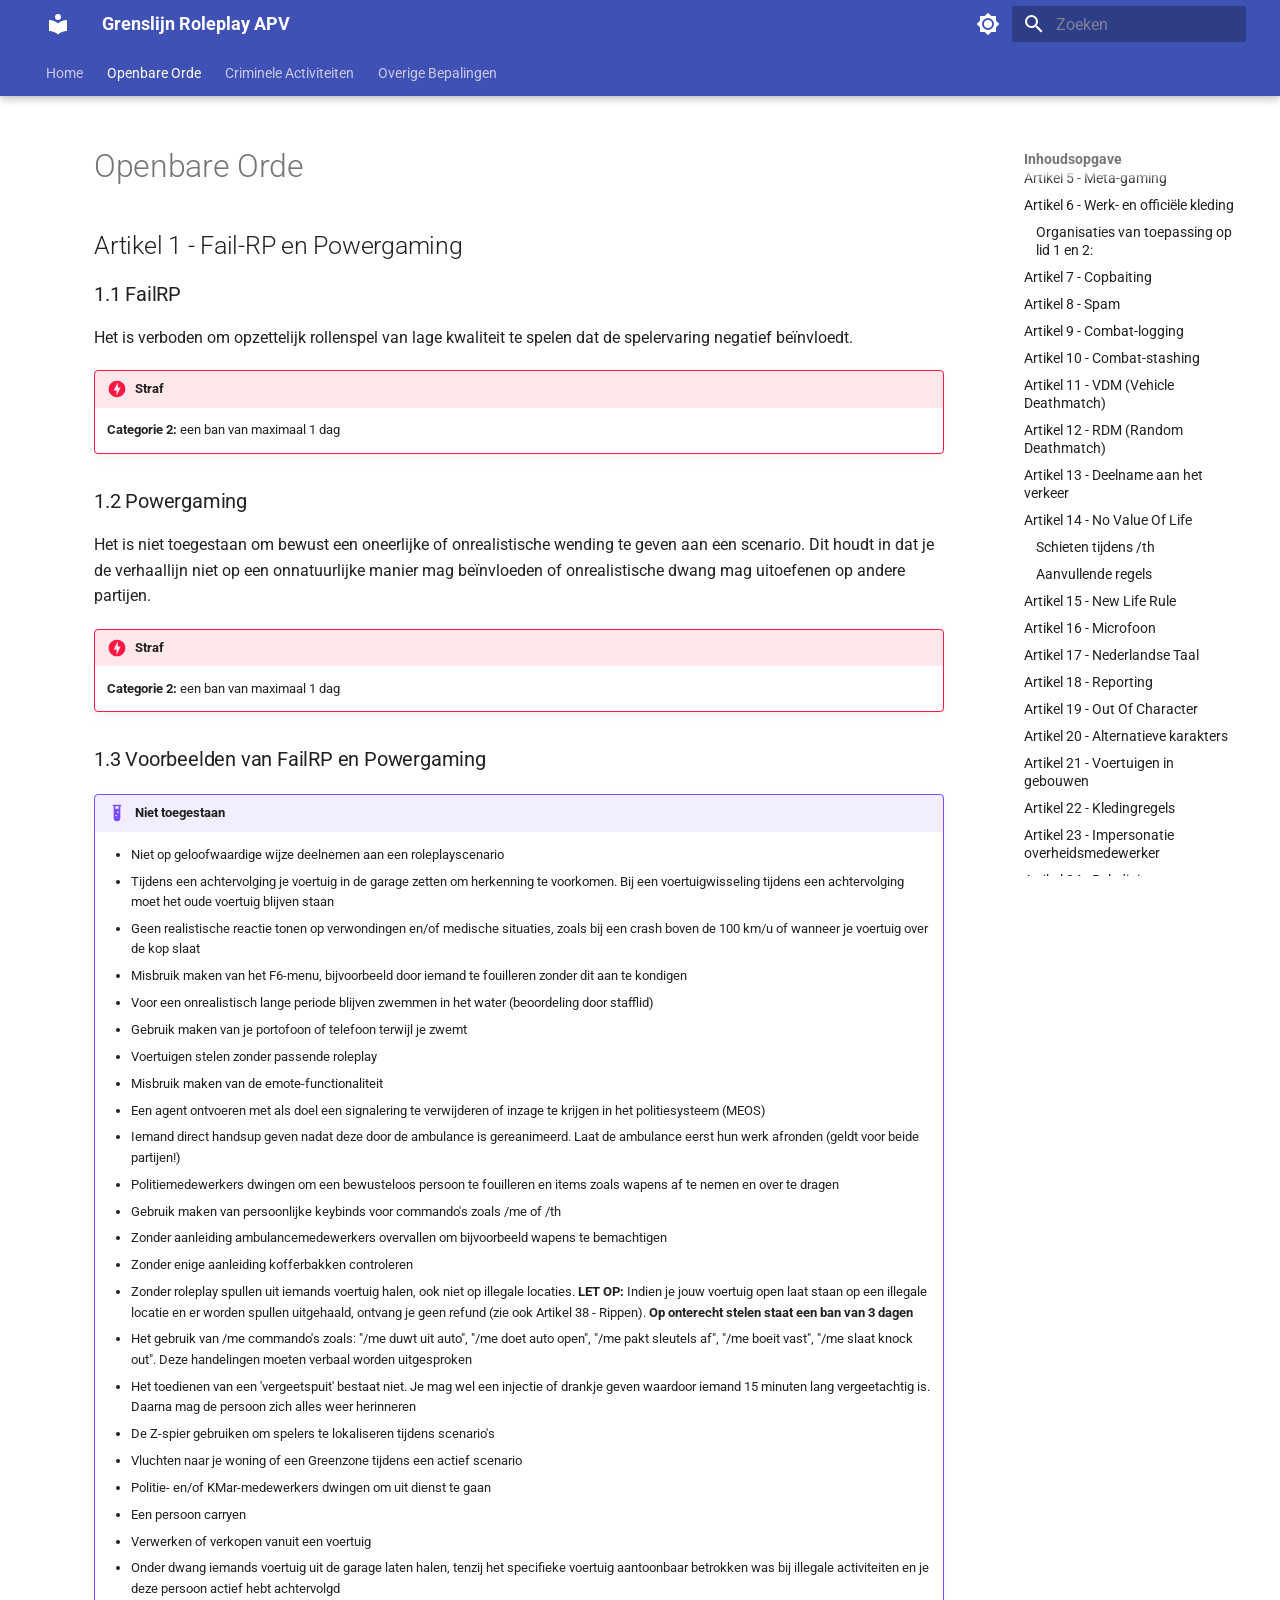
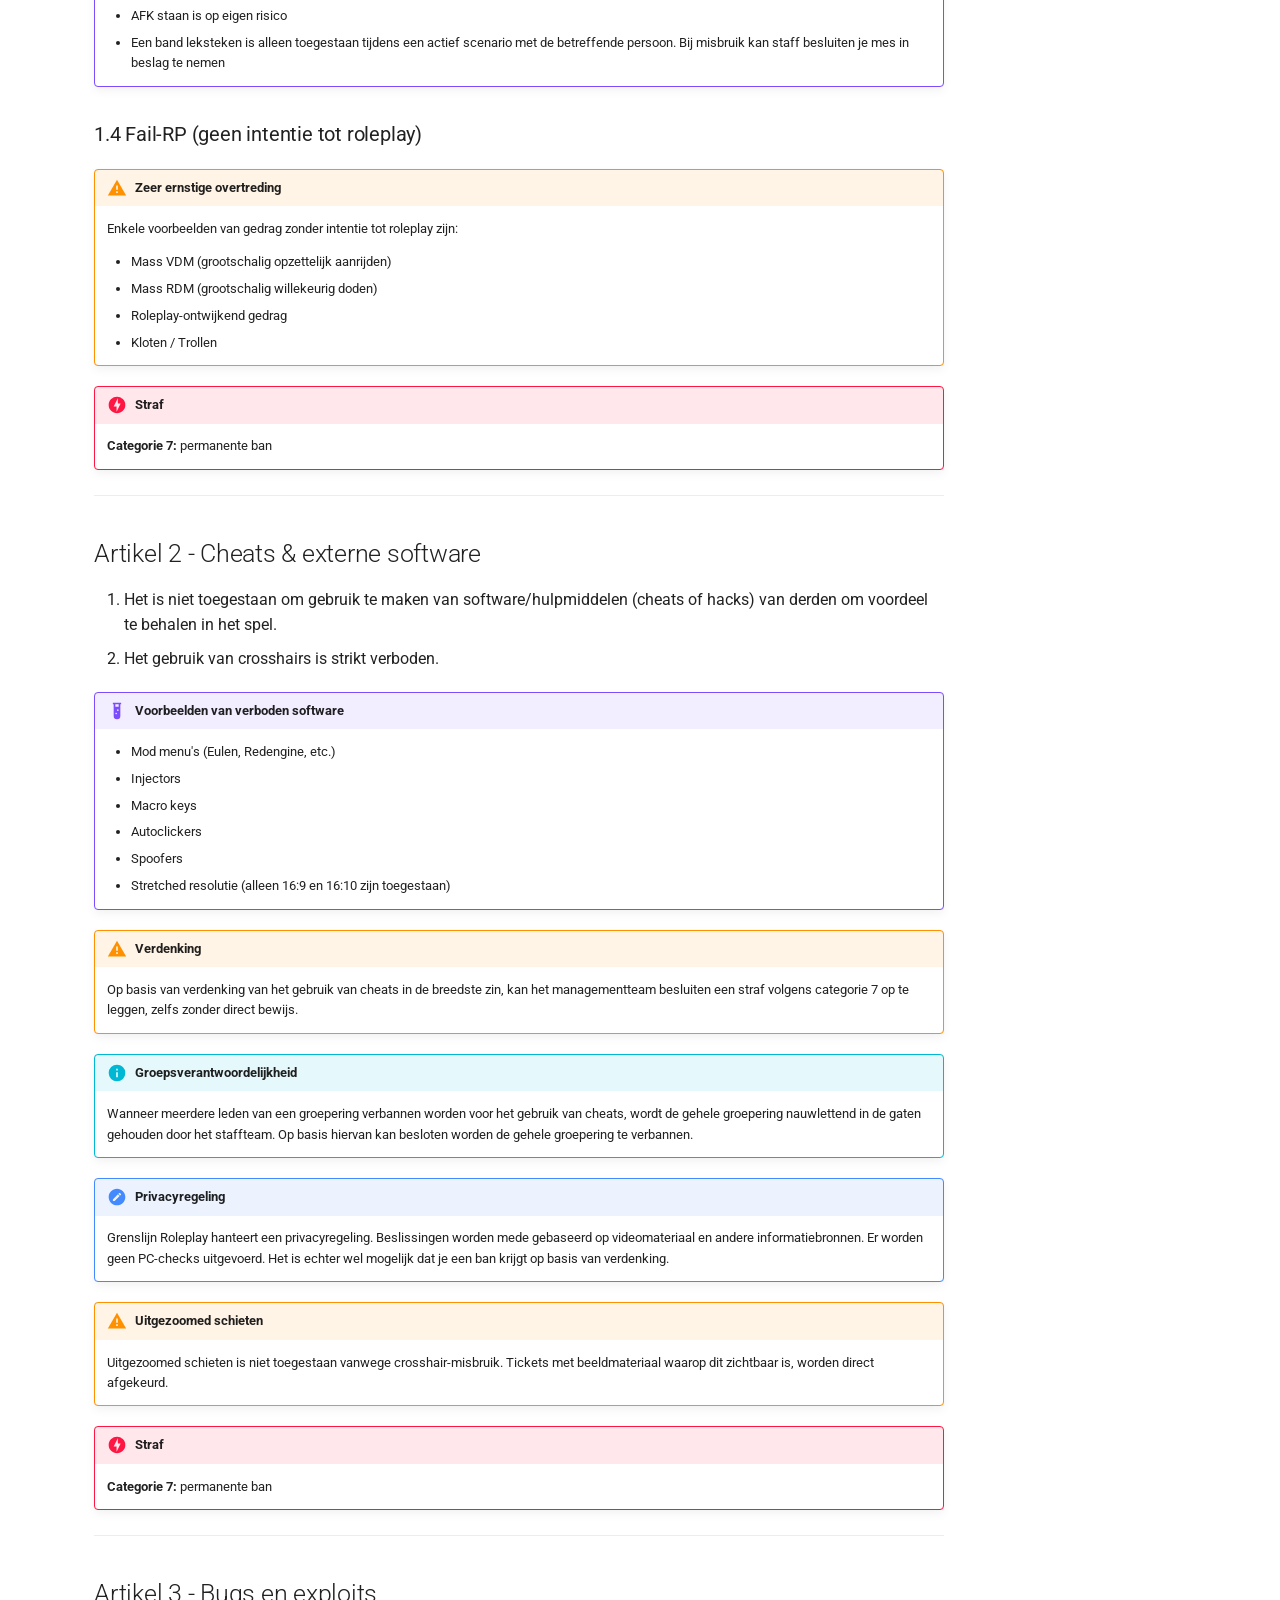
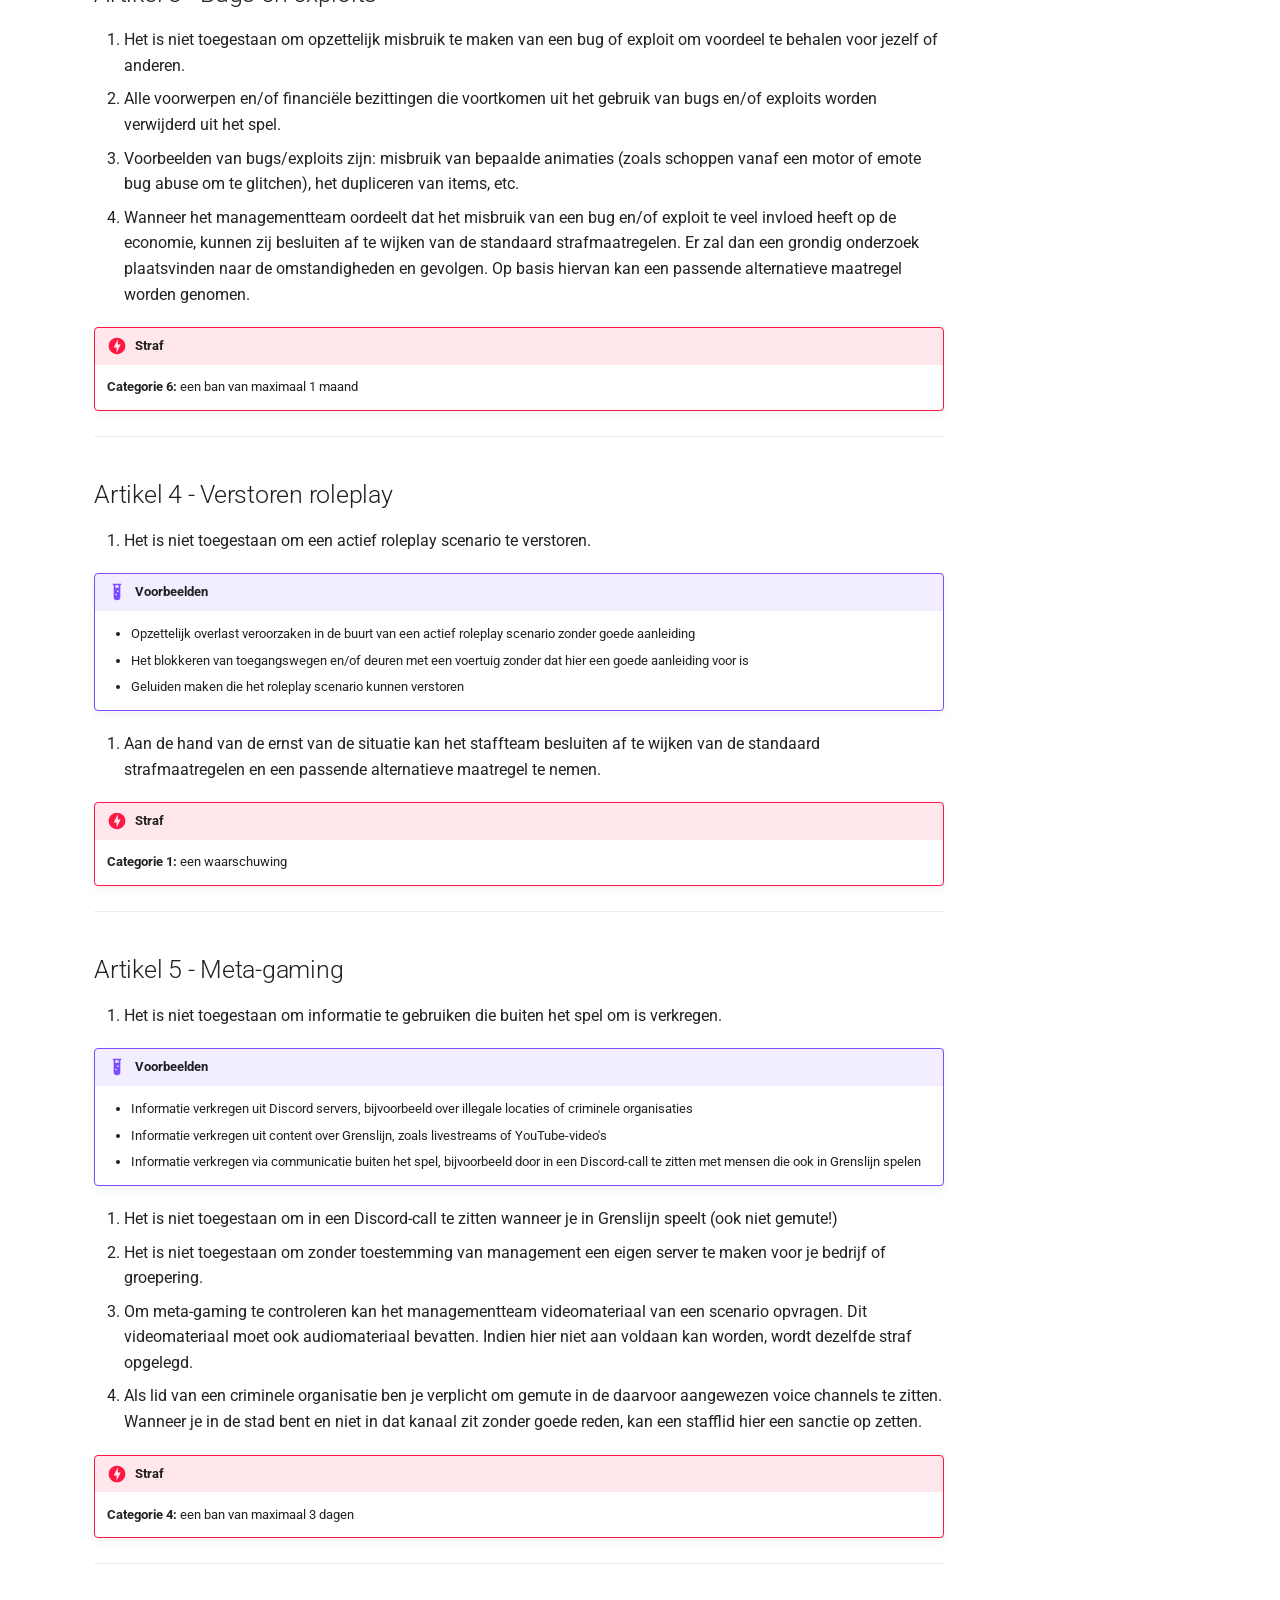
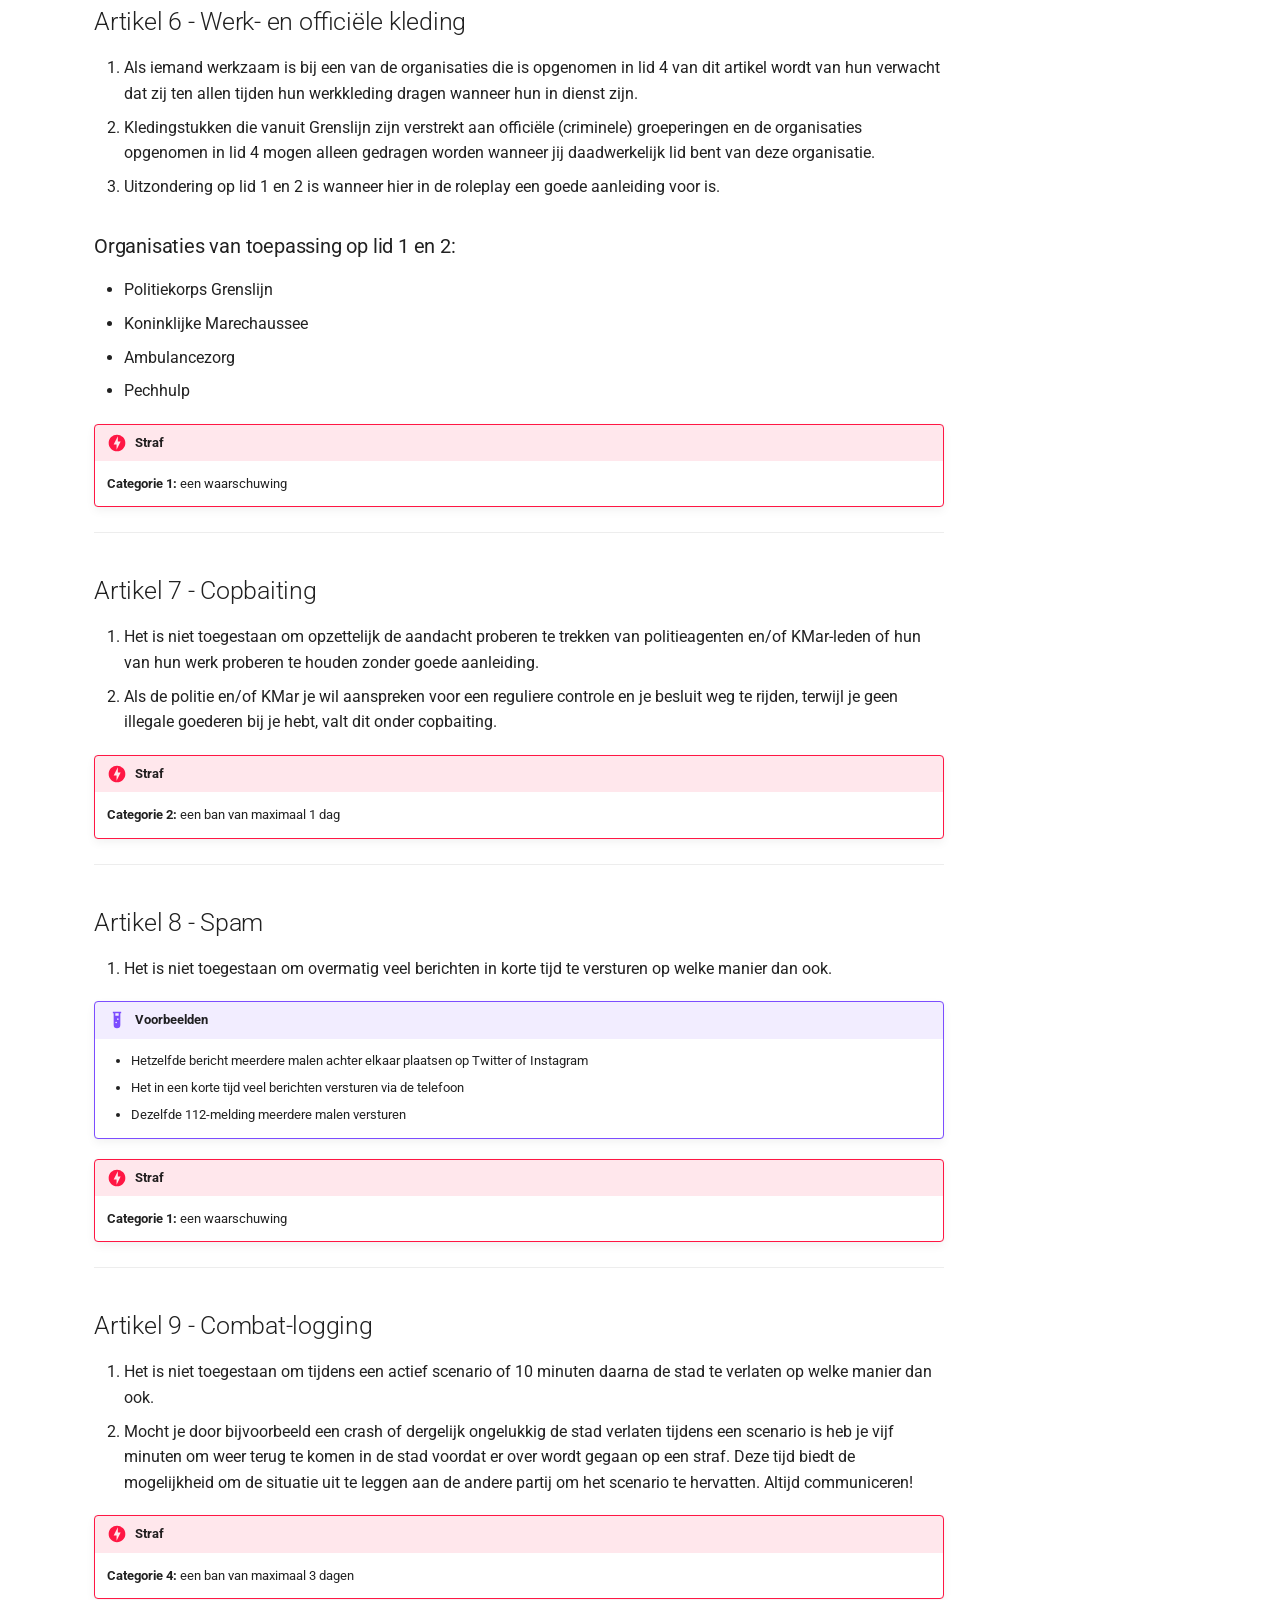
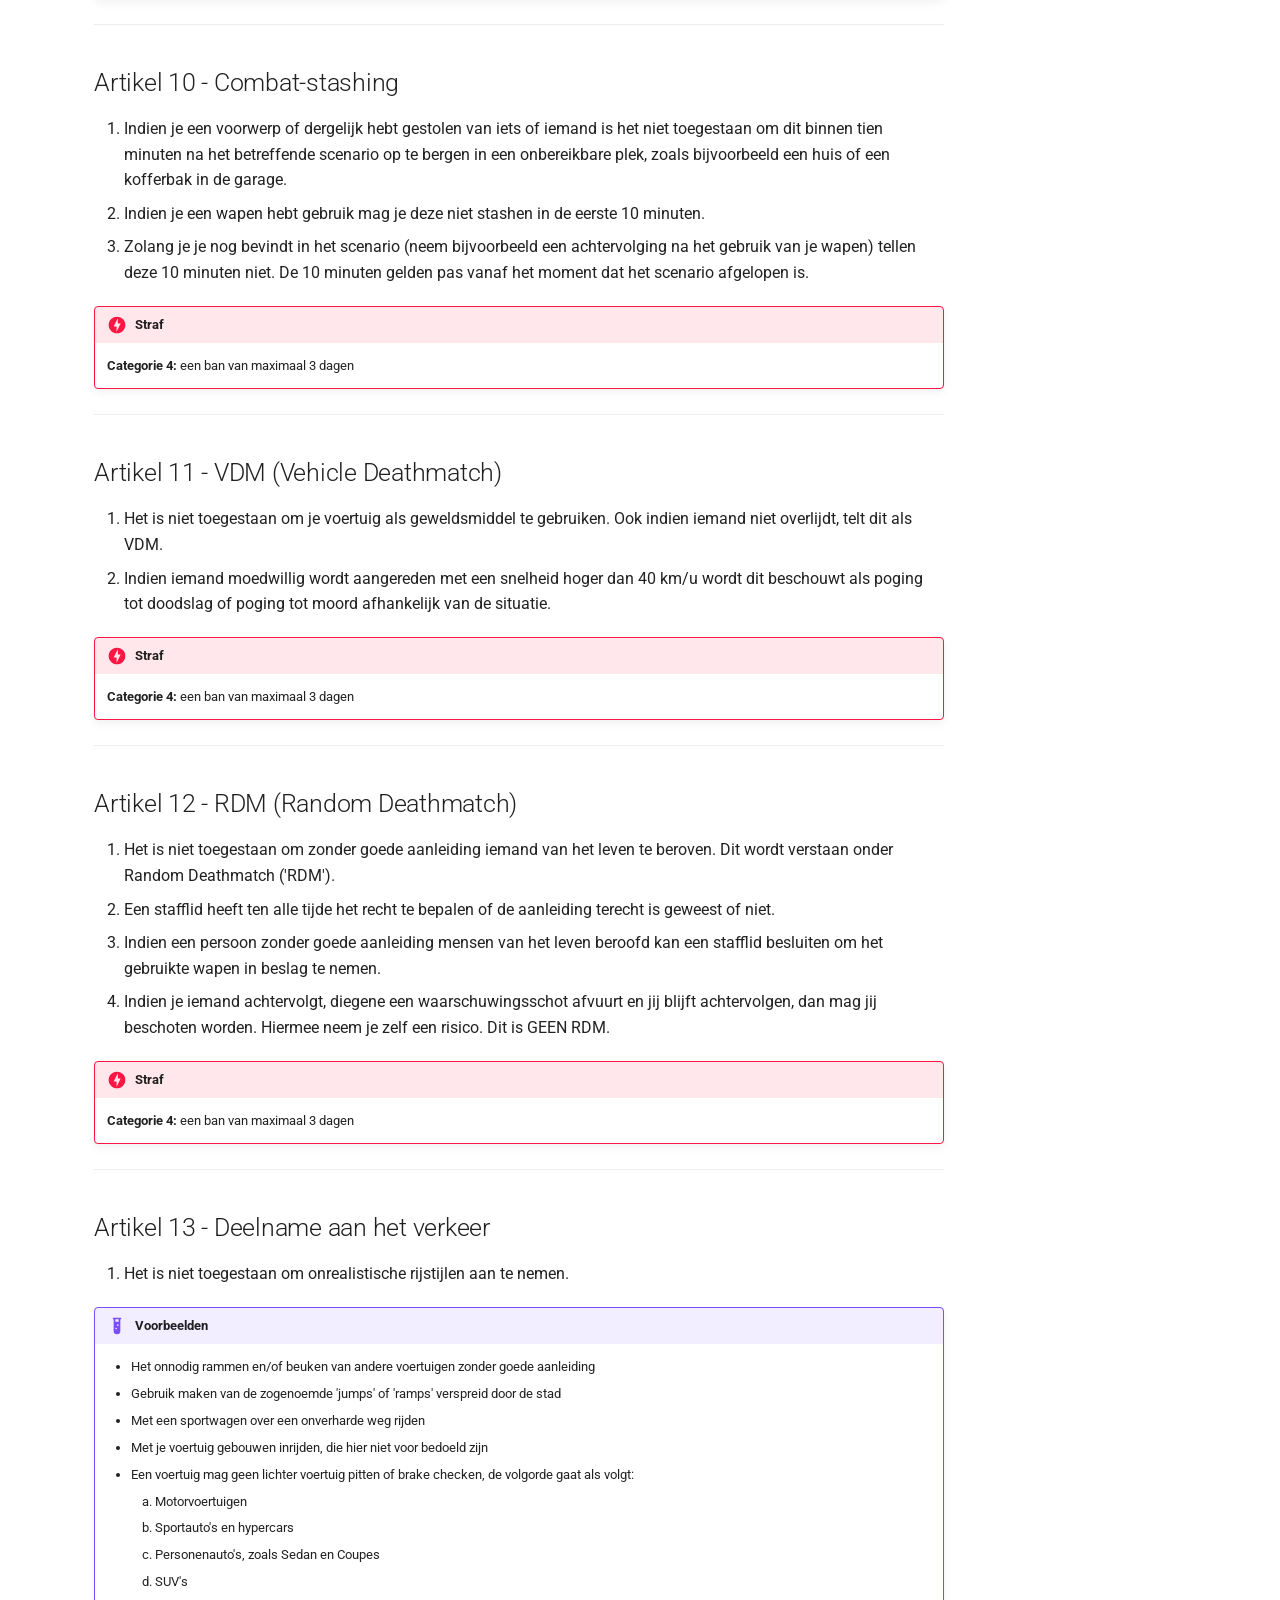
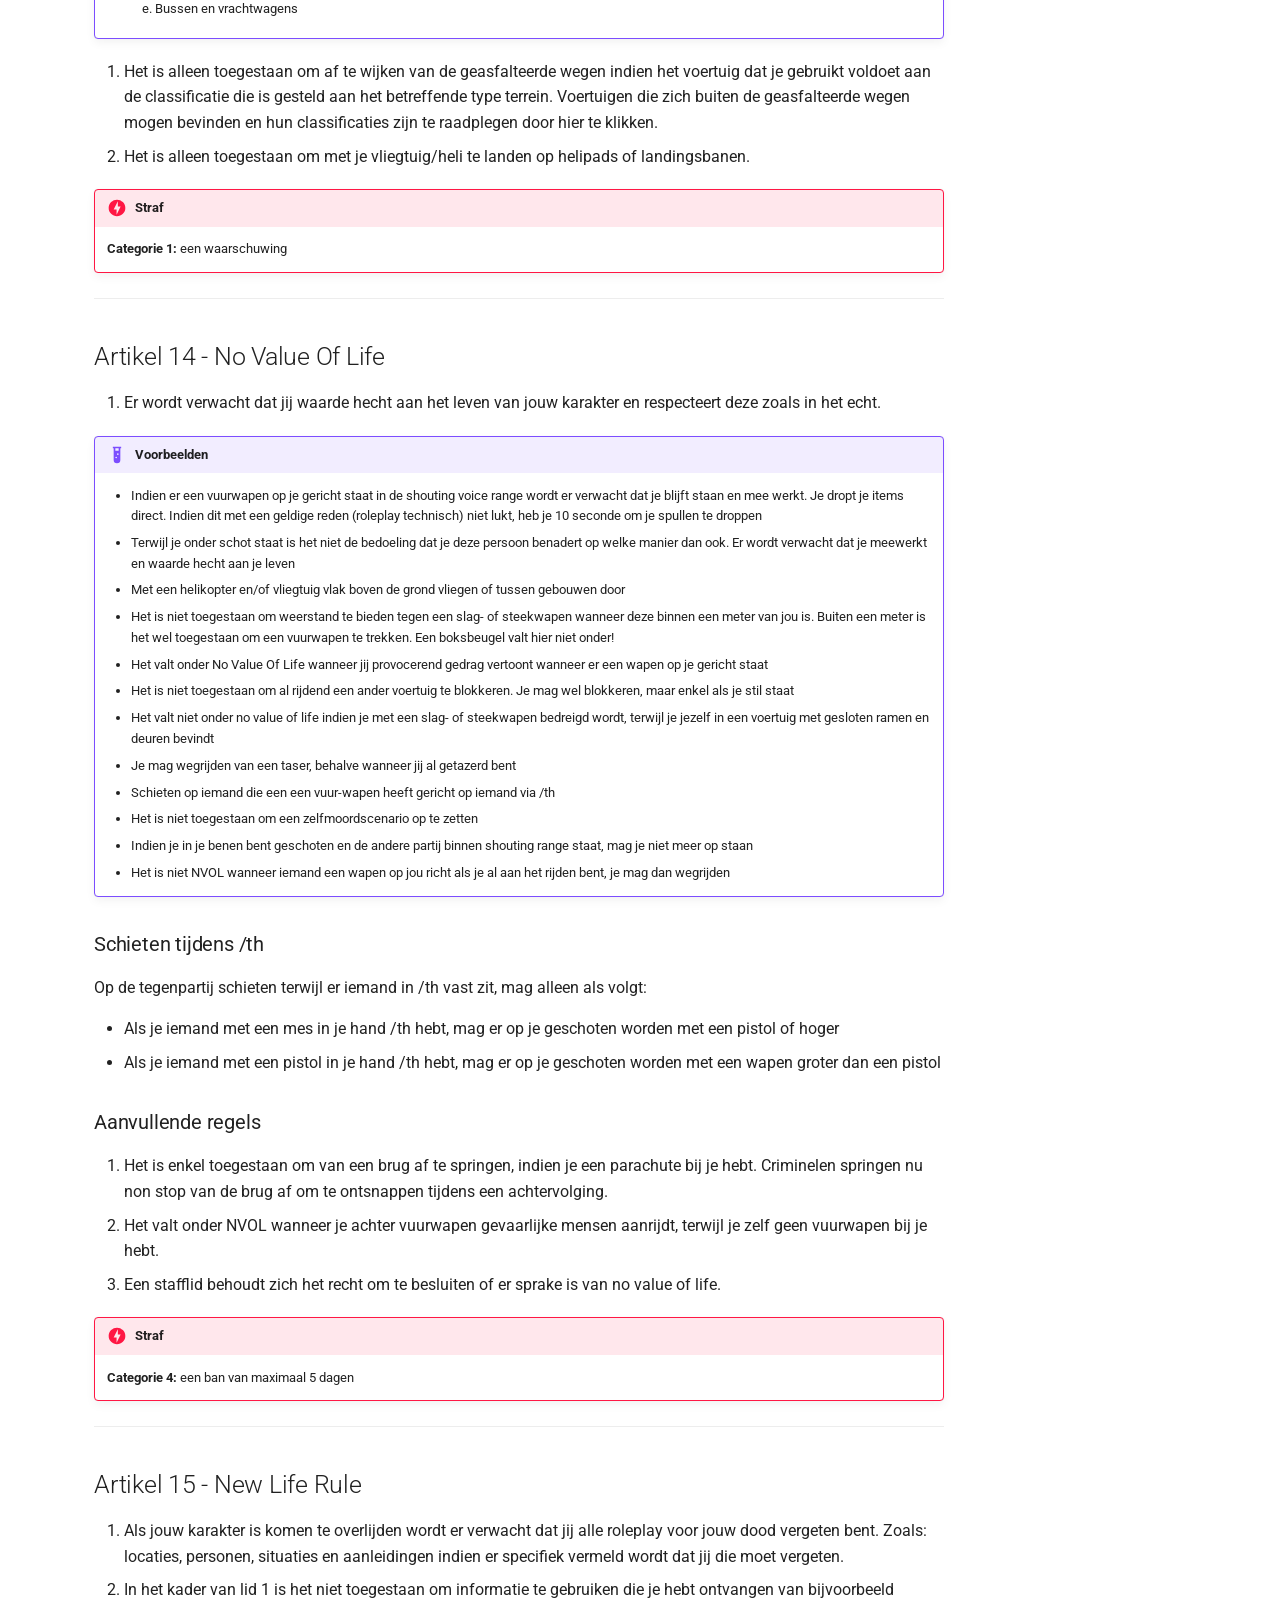
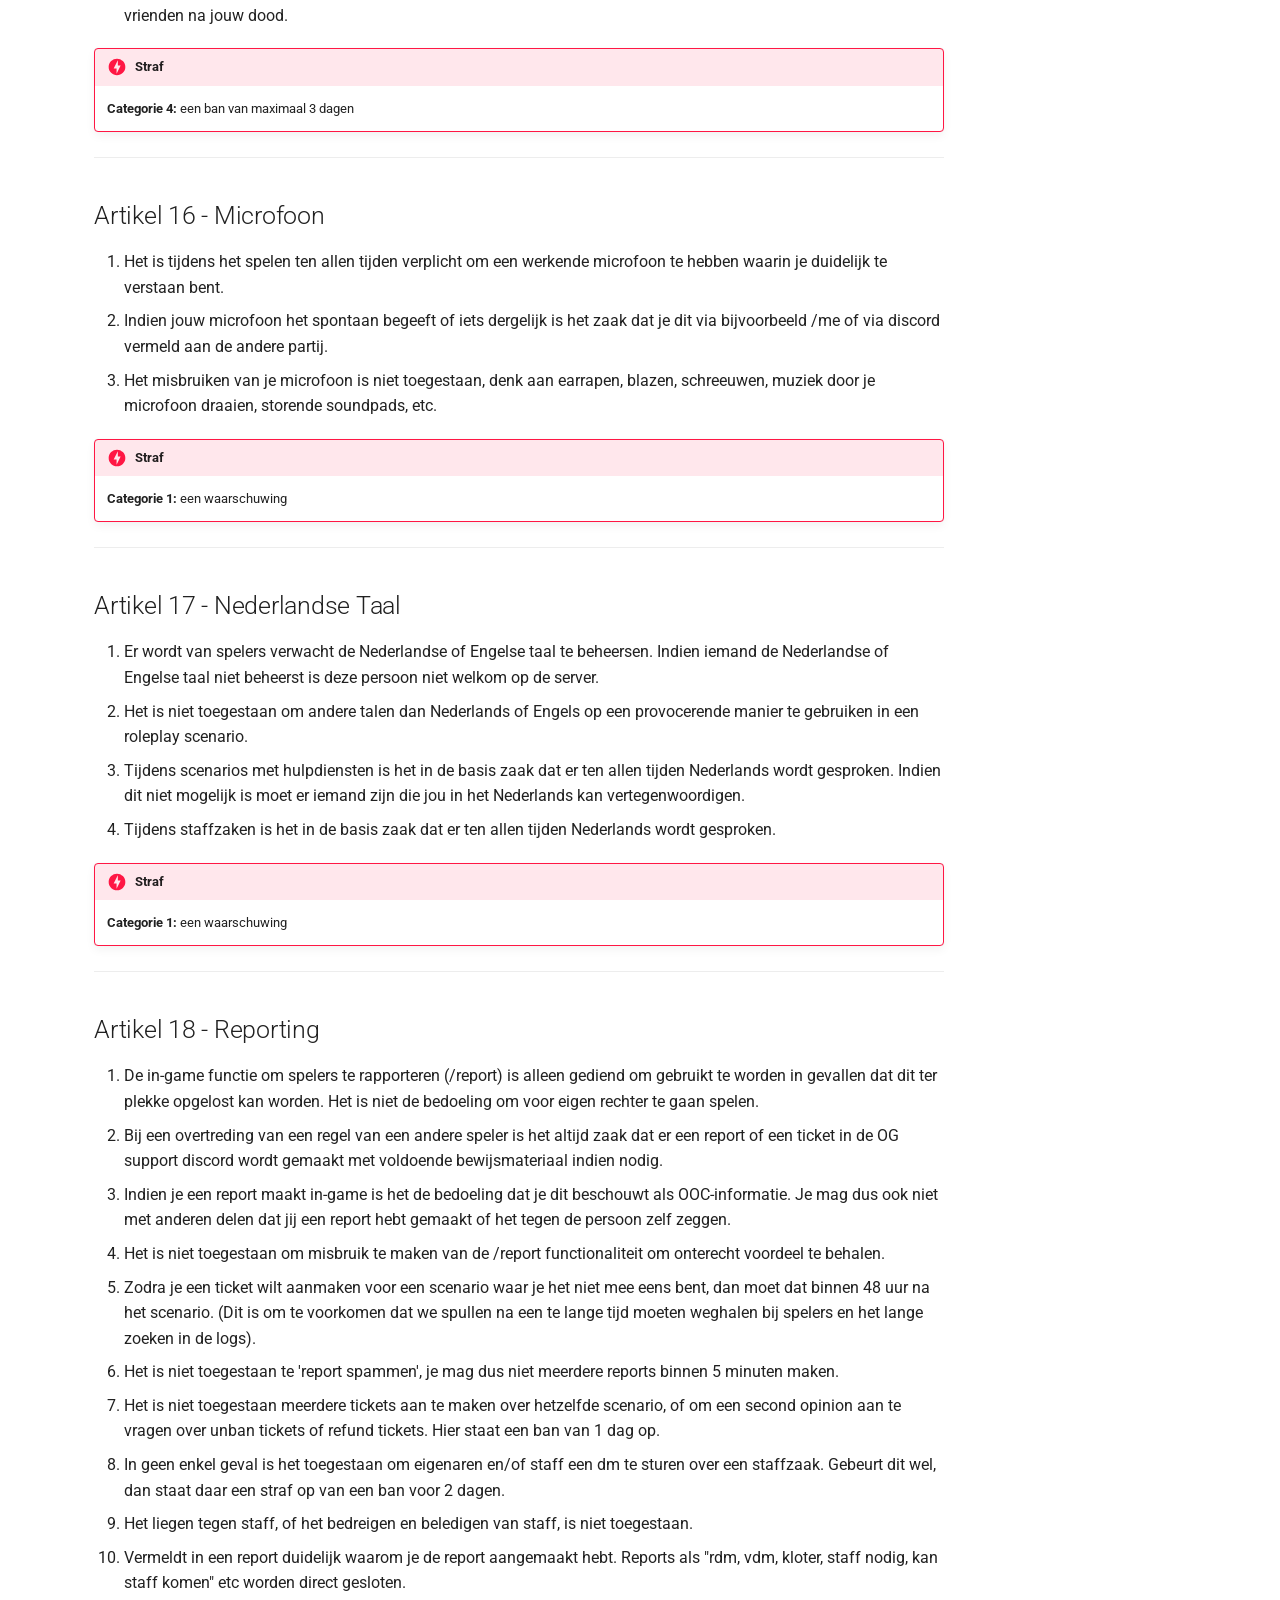
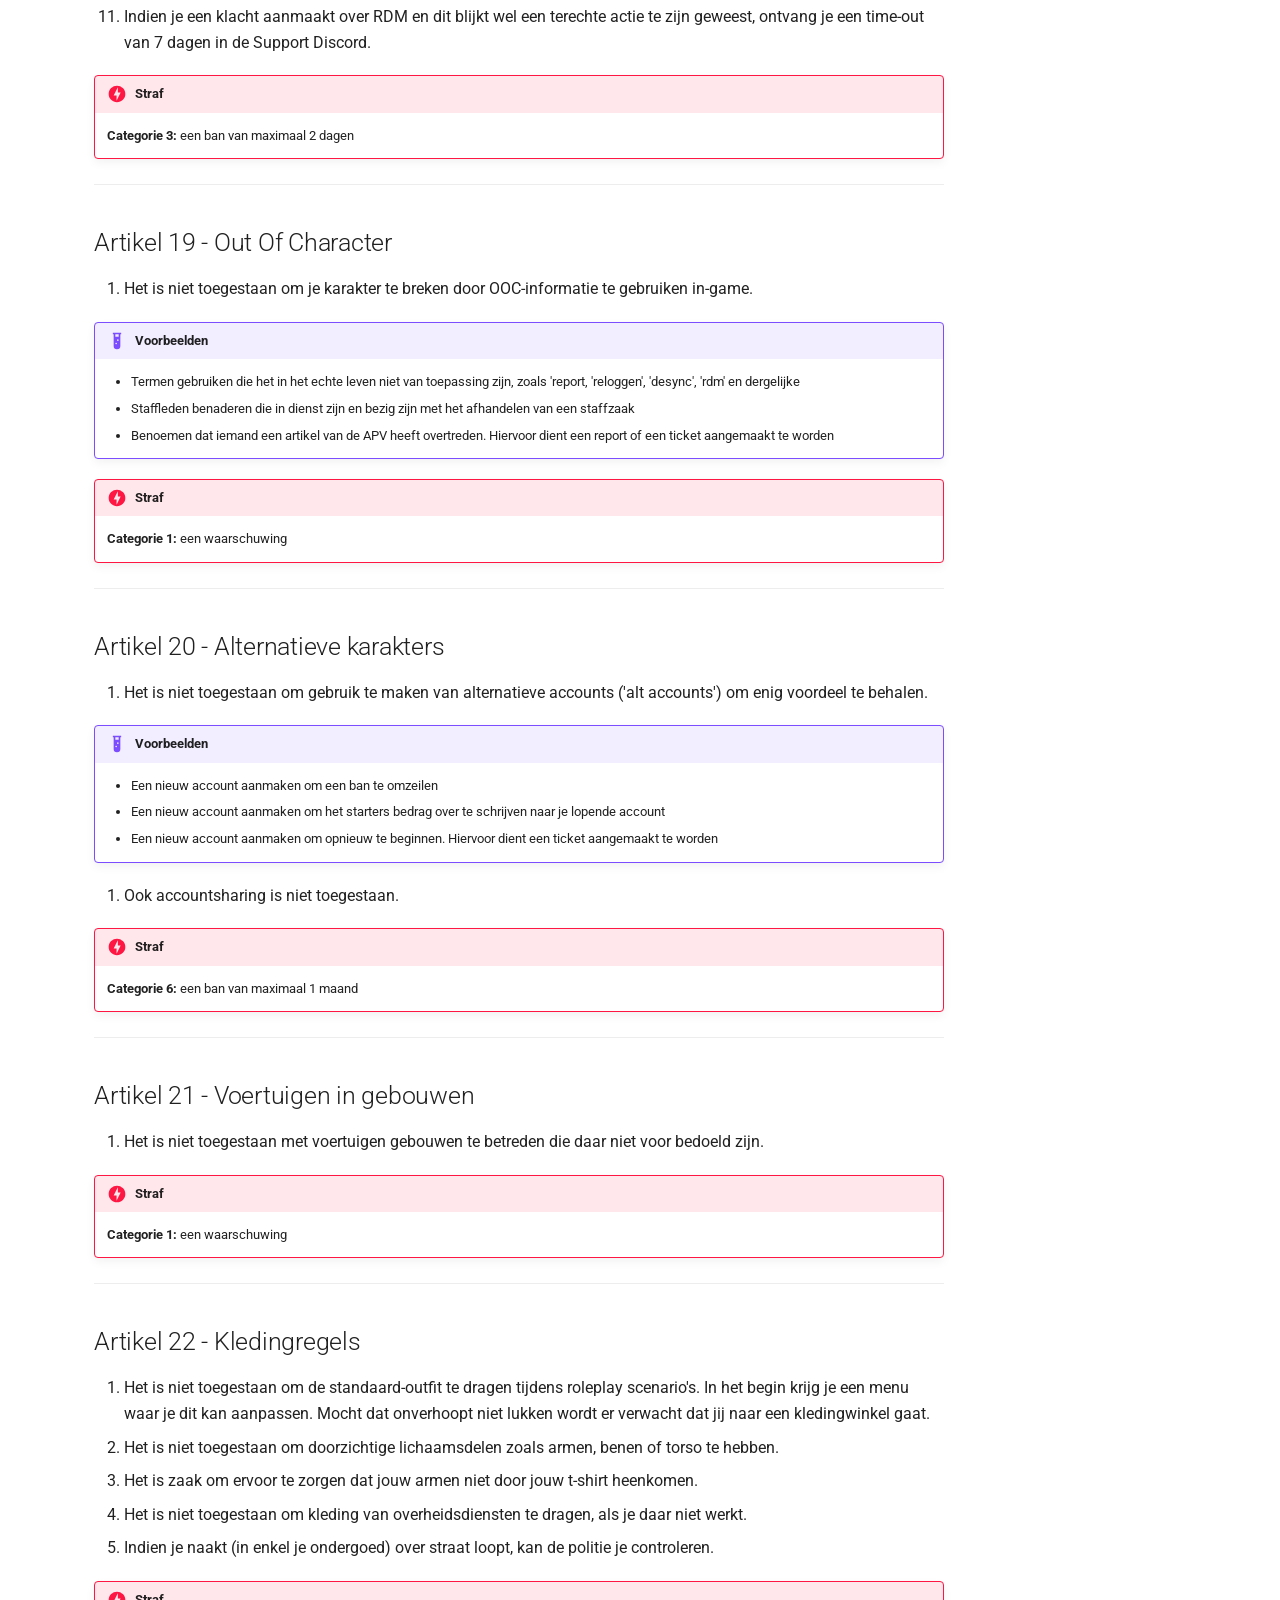
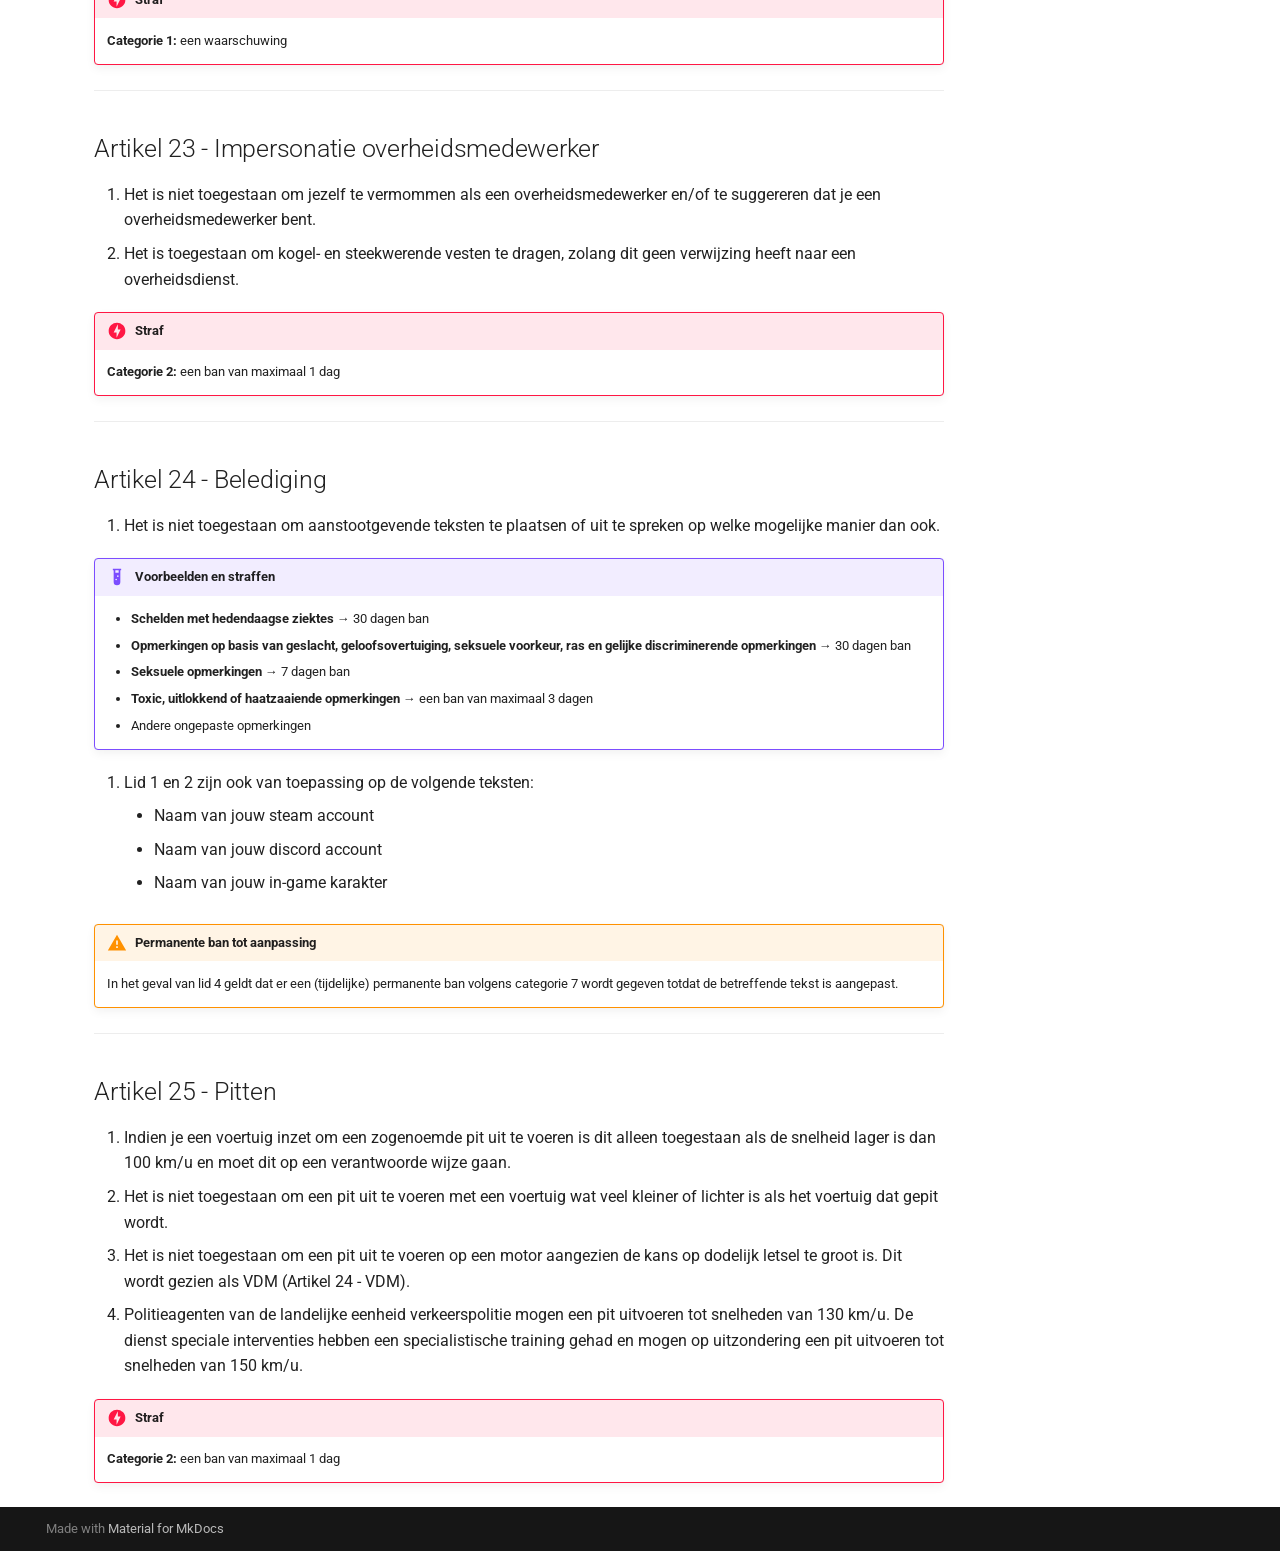
<file: openbare-orde/index.html>
<!doctype html>
<html lang="nl" class="no-js">
  <head>
    
      <meta charset="utf-8">
      <meta name="viewport" content="width=device-width,initial-scale=1">
      
        <meta name="description" content="Algemene Plaatselijke Verordening van Grenslijn Roleplay">
      
      
        <meta name="author" content="Grenslijn Roleplay Staff Team">
      
      
      
        <link rel="prev" href="..">
      
      
        <link rel="next" href="../criminele-activiteiten/">
      
      
        
      
      
      <link rel="icon" href="../assets/images/favicon.png">
      <meta name="generator" content="mkdocs-1.6.1, mkdocs-material-9.7.0">
    
    
      
        <title>Openbare Orde - Grenslijn Roleplay APV</title>
      
    
    
      <link rel="stylesheet" href="../assets/stylesheets/main.618322db.min.css">
      
        
        <link rel="stylesheet" href="../assets/stylesheets/palette.ab4e12ef.min.css">
      
      


    
    
      
    
    
      
        
        
        <link rel="preconnect" href="https://fonts.gstatic.com" crossorigin>
        <link rel="stylesheet" href="https://fonts.googleapis.com/css?family=Roboto:300,300i,400,400i,700,700i%7CRoboto+Mono:400,400i,700,700i&display=fallback">
        <style>:root{--md-text-font:"Roboto";--md-code-font:"Roboto Mono"}</style>
      
    
    
      <link rel="stylesheet" href="../stylesheets/extra.css">
    
    <script>__md_scope=new URL("..",location),__md_hash=e=>[...e].reduce(((e,_)=>(e<<5)-e+_.charCodeAt(0)),0),__md_get=(e,_=localStorage,t=__md_scope)=>JSON.parse(_.getItem(t.pathname+"."+e)),__md_set=(e,_,t=localStorage,a=__md_scope)=>{try{t.setItem(a.pathname+"."+e,JSON.stringify(_))}catch(e){}}</script>
    
      

    
    
  </head>
  
  
    
    
      
    
    
    
    
    <body dir="ltr" data-md-color-scheme="default" data-md-color-primary="indigo" data-md-color-accent="indigo">
  
    
    <input class="md-toggle" data-md-toggle="drawer" type="checkbox" id="__drawer" autocomplete="off">
    <input class="md-toggle" data-md-toggle="search" type="checkbox" id="__search" autocomplete="off">
    <label class="md-overlay" for="__drawer"></label>
    <div data-md-component="skip">
      
        
        <a href="#openbare-orde" class="md-skip">
          Ga naar inhoud
        </a>
      
    </div>
    <div data-md-component="announce">
      
    </div>
    
    
      

  

<header class="md-header md-header--shadow md-header--lifted" data-md-component="header">
  <nav class="md-header__inner md-grid" aria-label="Header">
    <a href=".." title="Grenslijn Roleplay APV" class="md-header__button md-logo" aria-label="Grenslijn Roleplay APV" data-md-component="logo">
      
  
  <svg xmlns="http://www.w3.org/2000/svg" viewBox="0 0 24 24"><path d="M12 8a3 3 0 0 0 3-3 3 3 0 0 0-3-3 3 3 0 0 0-3 3 3 3 0 0 0 3 3m0 3.54C9.64 9.35 6.5 8 3 8v11c3.5 0 6.64 1.35 9 3.54 2.36-2.19 5.5-3.54 9-3.54V8c-3.5 0-6.64 1.35-9 3.54"/></svg>

    </a>
    <label class="md-header__button md-icon" for="__drawer">
      
      <svg xmlns="http://www.w3.org/2000/svg" viewBox="0 0 24 24"><path d="M3 6h18v2H3zm0 5h18v2H3zm0 5h18v2H3z"/></svg>
    </label>
    <div class="md-header__title" data-md-component="header-title">
      <div class="md-header__ellipsis">
        <div class="md-header__topic">
          <span class="md-ellipsis">
            Grenslijn Roleplay APV
          </span>
        </div>
        <div class="md-header__topic" data-md-component="header-topic">
          <span class="md-ellipsis">
            
              Openbare Orde
            
          </span>
        </div>
      </div>
    </div>
    
      
        <form class="md-header__option" data-md-component="palette">
  
    
    
    
    <input class="md-option" data-md-color-media="(prefers-color-scheme: light)" data-md-color-scheme="default" data-md-color-primary="indigo" data-md-color-accent="indigo"  aria-label="Schakel naar donkere modus"  type="radio" name="__palette" id="__palette_0">
    
      <label class="md-header__button md-icon" title="Schakel naar donkere modus" for="__palette_1" hidden>
        <svg xmlns="http://www.w3.org/2000/svg" viewBox="0 0 24 24"><path d="M12 8a4 4 0 0 0-4 4 4 4 0 0 0 4 4 4 4 0 0 0 4-4 4 4 0 0 0-4-4m0 10a6 6 0 0 1-6-6 6 6 0 0 1 6-6 6 6 0 0 1 6 6 6 6 0 0 1-6 6m8-9.31V4h-4.69L12 .69 8.69 4H4v4.69L.69 12 4 15.31V20h4.69L12 23.31 15.31 20H20v-4.69L23.31 12z"/></svg>
      </label>
    
  
    
    
    
    <input class="md-option" data-md-color-media="(prefers-color-scheme: dark)" data-md-color-scheme="slate" data-md-color-primary="indigo" data-md-color-accent="indigo"  aria-label="Schakel naar lichte modus"  type="radio" name="__palette" id="__palette_1">
    
      <label class="md-header__button md-icon" title="Schakel naar lichte modus" for="__palette_0" hidden>
        <svg xmlns="http://www.w3.org/2000/svg" viewBox="0 0 24 24"><path d="M12 18c-.89 0-1.74-.2-2.5-.55C11.56 16.5 13 14.42 13 12s-1.44-4.5-3.5-5.45C10.26 6.2 11.11 6 12 6a6 6 0 0 1 6 6 6 6 0 0 1-6 6m8-9.31V4h-4.69L12 .69 8.69 4H4v4.69L.69 12 4 15.31V20h4.69L12 23.31 15.31 20H20v-4.69L23.31 12z"/></svg>
      </label>
    
  
</form>
      
    
    
      <script>var palette=__md_get("__palette");if(palette&&palette.color){if("(prefers-color-scheme)"===palette.color.media){var media=matchMedia("(prefers-color-scheme: light)"),input=document.querySelector(media.matches?"[data-md-color-media='(prefers-color-scheme: light)']":"[data-md-color-media='(prefers-color-scheme: dark)']");palette.color.media=input.getAttribute("data-md-color-media"),palette.color.scheme=input.getAttribute("data-md-color-scheme"),palette.color.primary=input.getAttribute("data-md-color-primary"),palette.color.accent=input.getAttribute("data-md-color-accent")}for(var[key,value]of Object.entries(palette.color))document.body.setAttribute("data-md-color-"+key,value)}</script>
    
    
    
      
      
        <label class="md-header__button md-icon" for="__search">
          
          <svg xmlns="http://www.w3.org/2000/svg" viewBox="0 0 24 24"><path d="M9.5 3A6.5 6.5 0 0 1 16 9.5c0 1.61-.59 3.09-1.56 4.23l.27.27h.79l5 5-1.5 1.5-5-5v-.79l-.27-.27A6.52 6.52 0 0 1 9.5 16 6.5 6.5 0 0 1 3 9.5 6.5 6.5 0 0 1 9.5 3m0 2C7 5 5 7 5 9.5S7 14 9.5 14 14 12 14 9.5 12 5 9.5 5"/></svg>
        </label>
        <div class="md-search" data-md-component="search" role="dialog">
  <label class="md-search__overlay" for="__search"></label>
  <div class="md-search__inner" role="search">
    <form class="md-search__form" name="search">
      <input type="text" class="md-search__input" name="query" aria-label="Zoeken" placeholder="Zoeken" autocapitalize="off" autocorrect="off" autocomplete="off" spellcheck="false" data-md-component="search-query" required>
      <label class="md-search__icon md-icon" for="__search">
        
        <svg xmlns="http://www.w3.org/2000/svg" viewBox="0 0 24 24"><path d="M9.5 3A6.5 6.5 0 0 1 16 9.5c0 1.61-.59 3.09-1.56 4.23l.27.27h.79l5 5-1.5 1.5-5-5v-.79l-.27-.27A6.52 6.52 0 0 1 9.5 16 6.5 6.5 0 0 1 3 9.5 6.5 6.5 0 0 1 9.5 3m0 2C7 5 5 7 5 9.5S7 14 9.5 14 14 12 14 9.5 12 5 9.5 5"/></svg>
        
        <svg xmlns="http://www.w3.org/2000/svg" viewBox="0 0 24 24"><path d="M20 11v2H8l5.5 5.5-1.42 1.42L4.16 12l7.92-7.92L13.5 5.5 8 11z"/></svg>
      </label>
      <nav class="md-search__options" aria-label="Zoeken">
        
        <button type="reset" class="md-search__icon md-icon" title="Leegmaken" aria-label="Leegmaken" tabindex="-1">
          
          <svg xmlns="http://www.w3.org/2000/svg" viewBox="0 0 24 24"><path d="M19 6.41 17.59 5 12 10.59 6.41 5 5 6.41 10.59 12 5 17.59 6.41 19 12 13.41 17.59 19 19 17.59 13.41 12z"/></svg>
        </button>
      </nav>
      
        <div class="md-search__suggest" data-md-component="search-suggest"></div>
      
    </form>
    <div class="md-search__output">
      <div class="md-search__scrollwrap" tabindex="0" data-md-scrollfix>
        <div class="md-search-result" data-md-component="search-result">
          <div class="md-search-result__meta">
            Zoeken initialiseren
          </div>
          <ol class="md-search-result__list" role="presentation"></ol>
        </div>
      </div>
    </div>
  </div>
</div>
      
    
    
  </nav>
  
    
      
<nav class="md-tabs" aria-label="Tabs" data-md-component="tabs">
  <div class="md-grid">
    <ul class="md-tabs__list">
      
        
  
  
  
  
    <li class="md-tabs__item">
      <a href=".." class="md-tabs__link">
        
  
  
    
  
  Home

      </a>
    </li>
  

      
        
  
  
  
    
  
  
    <li class="md-tabs__item md-tabs__item--active">
      <a href="./" class="md-tabs__link">
        
  
  
    
  
  Openbare Orde

      </a>
    </li>
  

      
        
  
  
  
  
    <li class="md-tabs__item">
      <a href="../criminele-activiteiten/" class="md-tabs__link">
        
  
  
    
  
  Criminele Activiteiten

      </a>
    </li>
  

      
        
  
  
  
  
    <li class="md-tabs__item">
      <a href="../overige-bepalingen/" class="md-tabs__link">
        
  
  
    
  
  Overige Bepalingen

      </a>
    </li>
  

      
    </ul>
  </div>
</nav>
    
  
</header>
    
    <div class="md-container" data-md-component="container">
      
      
        
      
      <main class="md-main" data-md-component="main">
        <div class="md-main__inner md-grid">
          
            
              
              <div class="md-sidebar md-sidebar--primary" data-md-component="sidebar" data-md-type="navigation" >
                <div class="md-sidebar__scrollwrap">
                  <div class="md-sidebar__inner">
                    


  


<nav class="md-nav md-nav--primary md-nav--lifted" aria-label="Navigatie" data-md-level="0">
  <label class="md-nav__title" for="__drawer">
    <a href=".." title="Grenslijn Roleplay APV" class="md-nav__button md-logo" aria-label="Grenslijn Roleplay APV" data-md-component="logo">
      
  
  <svg xmlns="http://www.w3.org/2000/svg" viewBox="0 0 24 24"><path d="M12 8a3 3 0 0 0 3-3 3 3 0 0 0-3-3 3 3 0 0 0-3 3 3 3 0 0 0 3 3m0 3.54C9.64 9.35 6.5 8 3 8v11c3.5 0 6.64 1.35 9 3.54 2.36-2.19 5.5-3.54 9-3.54V8c-3.5 0-6.64 1.35-9 3.54"/></svg>

    </a>
    Grenslijn Roleplay APV
  </label>
  
  <ul class="md-nav__list" data-md-scrollfix>
    
      
      
  
  
  
  
    <li class="md-nav__item">
      <a href=".." class="md-nav__link">
        
  
  
  <span class="md-ellipsis">
    
  
    Home
  

    
  </span>
  
  

      </a>
    </li>
  

    
      
      
  
  
    
  
  
  
    <li class="md-nav__item md-nav__item--active">
      
      <input class="md-nav__toggle md-toggle" type="checkbox" id="__toc">
      
      
        
      
      
        <label class="md-nav__link md-nav__link--active" for="__toc">
          
  
  
  <span class="md-ellipsis">
    
  
    Openbare Orde
  

    
  </span>
  
  

          <span class="md-nav__icon md-icon"></span>
        </label>
      
      <a href="./" class="md-nav__link md-nav__link--active">
        
  
  
  <span class="md-ellipsis">
    
  
    Openbare Orde
  

    
  </span>
  
  

      </a>
      
        

<nav class="md-nav md-nav--secondary" aria-label="Inhoudsopgave">
  
  
  
    
  
  
    <label class="md-nav__title" for="__toc">
      <span class="md-nav__icon md-icon"></span>
      Inhoudsopgave
    </label>
    <ul class="md-nav__list" data-md-component="toc" data-md-scrollfix>
      
        <li class="md-nav__item">
  <a href="#artikel-1-fail-rp-en-powergaming" class="md-nav__link">
    <span class="md-ellipsis">
      
        Artikel 1 - Fail-RP en Powergaming
      
    </span>
  </a>
  
    <nav class="md-nav" aria-label="Artikel 1 - Fail-RP en Powergaming">
      <ul class="md-nav__list">
        
          <li class="md-nav__item">
  <a href="#11-failrp" class="md-nav__link">
    <span class="md-ellipsis">
      
        1.1 FailRP
      
    </span>
  </a>
  
</li>
        
          <li class="md-nav__item">
  <a href="#12-powergaming" class="md-nav__link">
    <span class="md-ellipsis">
      
        1.2 Powergaming
      
    </span>
  </a>
  
</li>
        
          <li class="md-nav__item">
  <a href="#13-voorbeelden-van-failrp-en-powergaming" class="md-nav__link">
    <span class="md-ellipsis">
      
        1.3 Voorbeelden van FailRP en Powergaming
      
    </span>
  </a>
  
</li>
        
          <li class="md-nav__item">
  <a href="#14-fail-rp-geen-intentie-tot-roleplay" class="md-nav__link">
    <span class="md-ellipsis">
      
        1.4 Fail-RP (geen intentie tot roleplay)
      
    </span>
  </a>
  
</li>
        
      </ul>
    </nav>
  
</li>
      
        <li class="md-nav__item">
  <a href="#artikel-2-cheats-externe-software" class="md-nav__link">
    <span class="md-ellipsis">
      
        Artikel 2 - Cheats &amp; externe software
      
    </span>
  </a>
  
</li>
      
        <li class="md-nav__item">
  <a href="#artikel-3-bugs-en-exploits" class="md-nav__link">
    <span class="md-ellipsis">
      
        Artikel 3 - Bugs en exploits
      
    </span>
  </a>
  
</li>
      
        <li class="md-nav__item">
  <a href="#artikel-4-verstoren-roleplay" class="md-nav__link">
    <span class="md-ellipsis">
      
        Artikel 4 - Verstoren roleplay
      
    </span>
  </a>
  
</li>
      
        <li class="md-nav__item">
  <a href="#artikel-5-meta-gaming" class="md-nav__link">
    <span class="md-ellipsis">
      
        Artikel 5 - Meta-gaming
      
    </span>
  </a>
  
</li>
      
        <li class="md-nav__item">
  <a href="#artikel-6-werk-en-officiele-kleding" class="md-nav__link">
    <span class="md-ellipsis">
      
        Artikel 6 - Werk- en officiële kleding
      
    </span>
  </a>
  
    <nav class="md-nav" aria-label="Artikel 6 - Werk- en officiële kleding">
      <ul class="md-nav__list">
        
          <li class="md-nav__item">
  <a href="#organisaties-van-toepassing-op-lid-1-en-2" class="md-nav__link">
    <span class="md-ellipsis">
      
        Organisaties van toepassing op lid 1 en 2:
      
    </span>
  </a>
  
</li>
        
      </ul>
    </nav>
  
</li>
      
        <li class="md-nav__item">
  <a href="#artikel-7-copbaiting" class="md-nav__link">
    <span class="md-ellipsis">
      
        Artikel 7 - Copbaiting
      
    </span>
  </a>
  
</li>
      
        <li class="md-nav__item">
  <a href="#artikel-8-spam" class="md-nav__link">
    <span class="md-ellipsis">
      
        Artikel 8 - Spam
      
    </span>
  </a>
  
</li>
      
        <li class="md-nav__item">
  <a href="#artikel-9-combat-logging" class="md-nav__link">
    <span class="md-ellipsis">
      
        Artikel 9 - Combat-logging
      
    </span>
  </a>
  
</li>
      
        <li class="md-nav__item">
  <a href="#artikel-10-combat-stashing" class="md-nav__link">
    <span class="md-ellipsis">
      
        Artikel 10 - Combat-stashing
      
    </span>
  </a>
  
</li>
      
        <li class="md-nav__item">
  <a href="#artikel-11-vdm-vehicle-deathmatch" class="md-nav__link">
    <span class="md-ellipsis">
      
        Artikel 11 - VDM (Vehicle Deathmatch)
      
    </span>
  </a>
  
</li>
      
        <li class="md-nav__item">
  <a href="#artikel-12-rdm-random-deathmatch" class="md-nav__link">
    <span class="md-ellipsis">
      
        Artikel 12 - RDM (Random Deathmatch)
      
    </span>
  </a>
  
</li>
      
        <li class="md-nav__item">
  <a href="#artikel-13-deelname-aan-het-verkeer" class="md-nav__link">
    <span class="md-ellipsis">
      
        Artikel 13 - Deelname aan het verkeer
      
    </span>
  </a>
  
</li>
      
        <li class="md-nav__item">
  <a href="#artikel-14-no-value-of-life" class="md-nav__link">
    <span class="md-ellipsis">
      
        Artikel 14 - No Value Of Life
      
    </span>
  </a>
  
    <nav class="md-nav" aria-label="Artikel 14 - No Value Of Life">
      <ul class="md-nav__list">
        
          <li class="md-nav__item">
  <a href="#schieten-tijdens-th" class="md-nav__link">
    <span class="md-ellipsis">
      
        Schieten tijdens /th
      
    </span>
  </a>
  
</li>
        
          <li class="md-nav__item">
  <a href="#aanvullende-regels" class="md-nav__link">
    <span class="md-ellipsis">
      
        Aanvullende regels
      
    </span>
  </a>
  
</li>
        
      </ul>
    </nav>
  
</li>
      
        <li class="md-nav__item">
  <a href="#artikel-15-new-life-rule" class="md-nav__link">
    <span class="md-ellipsis">
      
        Artikel 15 - New Life Rule
      
    </span>
  </a>
  
</li>
      
        <li class="md-nav__item">
  <a href="#artikel-16-microfoon" class="md-nav__link">
    <span class="md-ellipsis">
      
        Artikel 16 - Microfoon
      
    </span>
  </a>
  
</li>
      
        <li class="md-nav__item">
  <a href="#artikel-17-nederlandse-taal" class="md-nav__link">
    <span class="md-ellipsis">
      
        Artikel 17 - Nederlandse Taal
      
    </span>
  </a>
  
</li>
      
        <li class="md-nav__item">
  <a href="#artikel-18-reporting" class="md-nav__link">
    <span class="md-ellipsis">
      
        Artikel 18 - Reporting
      
    </span>
  </a>
  
</li>
      
        <li class="md-nav__item">
  <a href="#artikel-19-out-of-character" class="md-nav__link">
    <span class="md-ellipsis">
      
        Artikel 19 - Out Of Character
      
    </span>
  </a>
  
</li>
      
        <li class="md-nav__item">
  <a href="#artikel-20-alternatieve-karakters" class="md-nav__link">
    <span class="md-ellipsis">
      
        Artikel 20 - Alternatieve karakters
      
    </span>
  </a>
  
</li>
      
        <li class="md-nav__item">
  <a href="#artikel-21-voertuigen-in-gebouwen" class="md-nav__link">
    <span class="md-ellipsis">
      
        Artikel 21 - Voertuigen in gebouwen
      
    </span>
  </a>
  
</li>
      
        <li class="md-nav__item">
  <a href="#artikel-22-kledingregels" class="md-nav__link">
    <span class="md-ellipsis">
      
        Artikel 22 - Kledingregels
      
    </span>
  </a>
  
</li>
      
        <li class="md-nav__item">
  <a href="#artikel-23-impersonatie-overheidsmedewerker" class="md-nav__link">
    <span class="md-ellipsis">
      
        Artikel 23 - Impersonatie overheidsmedewerker
      
    </span>
  </a>
  
</li>
      
        <li class="md-nav__item">
  <a href="#artikel-24-belediging" class="md-nav__link">
    <span class="md-ellipsis">
      
        Artikel 24 - Belediging
      
    </span>
  </a>
  
</li>
      
        <li class="md-nav__item">
  <a href="#artikel-25-pitten" class="md-nav__link">
    <span class="md-ellipsis">
      
        Artikel 25 - Pitten
      
    </span>
  </a>
  
</li>
      
    </ul>
  
</nav>
      
    </li>
  

    
      
      
  
  
  
  
    <li class="md-nav__item">
      <a href="../criminele-activiteiten/" class="md-nav__link">
        
  
  
  <span class="md-ellipsis">
    
  
    Criminele Activiteiten
  

    
  </span>
  
  

      </a>
    </li>
  

    
      
      
  
  
  
  
    <li class="md-nav__item">
      <a href="../overige-bepalingen/" class="md-nav__link">
        
  
  
  <span class="md-ellipsis">
    
  
    Overige Bepalingen
  

    
  </span>
  
  

      </a>
    </li>
  

    
  </ul>
</nav>
                  </div>
                </div>
              </div>
            
            
              
              <div class="md-sidebar md-sidebar--secondary" data-md-component="sidebar" data-md-type="toc" >
                <div class="md-sidebar__scrollwrap">
                  <div class="md-sidebar__inner">
                    

<nav class="md-nav md-nav--secondary" aria-label="Inhoudsopgave">
  
  
  
    
  
  
    <label class="md-nav__title" for="__toc">
      <span class="md-nav__icon md-icon"></span>
      Inhoudsopgave
    </label>
    <ul class="md-nav__list" data-md-component="toc" data-md-scrollfix>
      
        <li class="md-nav__item">
  <a href="#artikel-1-fail-rp-en-powergaming" class="md-nav__link">
    <span class="md-ellipsis">
      
        Artikel 1 - Fail-RP en Powergaming
      
    </span>
  </a>
  
    <nav class="md-nav" aria-label="Artikel 1 - Fail-RP en Powergaming">
      <ul class="md-nav__list">
        
          <li class="md-nav__item">
  <a href="#11-failrp" class="md-nav__link">
    <span class="md-ellipsis">
      
        1.1 FailRP
      
    </span>
  </a>
  
</li>
        
          <li class="md-nav__item">
  <a href="#12-powergaming" class="md-nav__link">
    <span class="md-ellipsis">
      
        1.2 Powergaming
      
    </span>
  </a>
  
</li>
        
          <li class="md-nav__item">
  <a href="#13-voorbeelden-van-failrp-en-powergaming" class="md-nav__link">
    <span class="md-ellipsis">
      
        1.3 Voorbeelden van FailRP en Powergaming
      
    </span>
  </a>
  
</li>
        
          <li class="md-nav__item">
  <a href="#14-fail-rp-geen-intentie-tot-roleplay" class="md-nav__link">
    <span class="md-ellipsis">
      
        1.4 Fail-RP (geen intentie tot roleplay)
      
    </span>
  </a>
  
</li>
        
      </ul>
    </nav>
  
</li>
      
        <li class="md-nav__item">
  <a href="#artikel-2-cheats-externe-software" class="md-nav__link">
    <span class="md-ellipsis">
      
        Artikel 2 - Cheats &amp; externe software
      
    </span>
  </a>
  
</li>
      
        <li class="md-nav__item">
  <a href="#artikel-3-bugs-en-exploits" class="md-nav__link">
    <span class="md-ellipsis">
      
        Artikel 3 - Bugs en exploits
      
    </span>
  </a>
  
</li>
      
        <li class="md-nav__item">
  <a href="#artikel-4-verstoren-roleplay" class="md-nav__link">
    <span class="md-ellipsis">
      
        Artikel 4 - Verstoren roleplay
      
    </span>
  </a>
  
</li>
      
        <li class="md-nav__item">
  <a href="#artikel-5-meta-gaming" class="md-nav__link">
    <span class="md-ellipsis">
      
        Artikel 5 - Meta-gaming
      
    </span>
  </a>
  
</li>
      
        <li class="md-nav__item">
  <a href="#artikel-6-werk-en-officiele-kleding" class="md-nav__link">
    <span class="md-ellipsis">
      
        Artikel 6 - Werk- en officiële kleding
      
    </span>
  </a>
  
    <nav class="md-nav" aria-label="Artikel 6 - Werk- en officiële kleding">
      <ul class="md-nav__list">
        
          <li class="md-nav__item">
  <a href="#organisaties-van-toepassing-op-lid-1-en-2" class="md-nav__link">
    <span class="md-ellipsis">
      
        Organisaties van toepassing op lid 1 en 2:
      
    </span>
  </a>
  
</li>
        
      </ul>
    </nav>
  
</li>
      
        <li class="md-nav__item">
  <a href="#artikel-7-copbaiting" class="md-nav__link">
    <span class="md-ellipsis">
      
        Artikel 7 - Copbaiting
      
    </span>
  </a>
  
</li>
      
        <li class="md-nav__item">
  <a href="#artikel-8-spam" class="md-nav__link">
    <span class="md-ellipsis">
      
        Artikel 8 - Spam
      
    </span>
  </a>
  
</li>
      
        <li class="md-nav__item">
  <a href="#artikel-9-combat-logging" class="md-nav__link">
    <span class="md-ellipsis">
      
        Artikel 9 - Combat-logging
      
    </span>
  </a>
  
</li>
      
        <li class="md-nav__item">
  <a href="#artikel-10-combat-stashing" class="md-nav__link">
    <span class="md-ellipsis">
      
        Artikel 10 - Combat-stashing
      
    </span>
  </a>
  
</li>
      
        <li class="md-nav__item">
  <a href="#artikel-11-vdm-vehicle-deathmatch" class="md-nav__link">
    <span class="md-ellipsis">
      
        Artikel 11 - VDM (Vehicle Deathmatch)
      
    </span>
  </a>
  
</li>
      
        <li class="md-nav__item">
  <a href="#artikel-12-rdm-random-deathmatch" class="md-nav__link">
    <span class="md-ellipsis">
      
        Artikel 12 - RDM (Random Deathmatch)
      
    </span>
  </a>
  
</li>
      
        <li class="md-nav__item">
  <a href="#artikel-13-deelname-aan-het-verkeer" class="md-nav__link">
    <span class="md-ellipsis">
      
        Artikel 13 - Deelname aan het verkeer
      
    </span>
  </a>
  
</li>
      
        <li class="md-nav__item">
  <a href="#artikel-14-no-value-of-life" class="md-nav__link">
    <span class="md-ellipsis">
      
        Artikel 14 - No Value Of Life
      
    </span>
  </a>
  
    <nav class="md-nav" aria-label="Artikel 14 - No Value Of Life">
      <ul class="md-nav__list">
        
          <li class="md-nav__item">
  <a href="#schieten-tijdens-th" class="md-nav__link">
    <span class="md-ellipsis">
      
        Schieten tijdens /th
      
    </span>
  </a>
  
</li>
        
          <li class="md-nav__item">
  <a href="#aanvullende-regels" class="md-nav__link">
    <span class="md-ellipsis">
      
        Aanvullende regels
      
    </span>
  </a>
  
</li>
        
      </ul>
    </nav>
  
</li>
      
        <li class="md-nav__item">
  <a href="#artikel-15-new-life-rule" class="md-nav__link">
    <span class="md-ellipsis">
      
        Artikel 15 - New Life Rule
      
    </span>
  </a>
  
</li>
      
        <li class="md-nav__item">
  <a href="#artikel-16-microfoon" class="md-nav__link">
    <span class="md-ellipsis">
      
        Artikel 16 - Microfoon
      
    </span>
  </a>
  
</li>
      
        <li class="md-nav__item">
  <a href="#artikel-17-nederlandse-taal" class="md-nav__link">
    <span class="md-ellipsis">
      
        Artikel 17 - Nederlandse Taal
      
    </span>
  </a>
  
</li>
      
        <li class="md-nav__item">
  <a href="#artikel-18-reporting" class="md-nav__link">
    <span class="md-ellipsis">
      
        Artikel 18 - Reporting
      
    </span>
  </a>
  
</li>
      
        <li class="md-nav__item">
  <a href="#artikel-19-out-of-character" class="md-nav__link">
    <span class="md-ellipsis">
      
        Artikel 19 - Out Of Character
      
    </span>
  </a>
  
</li>
      
        <li class="md-nav__item">
  <a href="#artikel-20-alternatieve-karakters" class="md-nav__link">
    <span class="md-ellipsis">
      
        Artikel 20 - Alternatieve karakters
      
    </span>
  </a>
  
</li>
      
        <li class="md-nav__item">
  <a href="#artikel-21-voertuigen-in-gebouwen" class="md-nav__link">
    <span class="md-ellipsis">
      
        Artikel 21 - Voertuigen in gebouwen
      
    </span>
  </a>
  
</li>
      
        <li class="md-nav__item">
  <a href="#artikel-22-kledingregels" class="md-nav__link">
    <span class="md-ellipsis">
      
        Artikel 22 - Kledingregels
      
    </span>
  </a>
  
</li>
      
        <li class="md-nav__item">
  <a href="#artikel-23-impersonatie-overheidsmedewerker" class="md-nav__link">
    <span class="md-ellipsis">
      
        Artikel 23 - Impersonatie overheidsmedewerker
      
    </span>
  </a>
  
</li>
      
        <li class="md-nav__item">
  <a href="#artikel-24-belediging" class="md-nav__link">
    <span class="md-ellipsis">
      
        Artikel 24 - Belediging
      
    </span>
  </a>
  
</li>
      
        <li class="md-nav__item">
  <a href="#artikel-25-pitten" class="md-nav__link">
    <span class="md-ellipsis">
      
        Artikel 25 - Pitten
      
    </span>
  </a>
  
</li>
      
    </ul>
  
</nav>
                  </div>
                </div>
              </div>
            
          
          
            <div class="md-content" data-md-component="content">
              
              <article class="md-content__inner md-typeset">
                
                  



<h1 id="openbare-orde">Openbare Orde<a class="headerlink" href="#openbare-orde" title="Permanent link">&para;</a></h1>
<h2 id="artikel-1-fail-rp-en-powergaming">Artikel 1 - Fail-RP en Powergaming<a class="headerlink" href="#artikel-1-fail-rp-en-powergaming" title="Permanent link">&para;</a></h2>
<h3 id="11-failrp">1.1 FailRP<a class="headerlink" href="#11-failrp" title="Permanent link">&para;</a></h3>
<p>Het is verboden om opzettelijk rollenspel van lage kwaliteit te spelen dat de spelervaring negatief beïnvloedt.</p>
<div class="admonition danger">
<p class="admonition-title">Straf</p>
<p><strong>Categorie 2:</strong> een ban van maximaal 1 dag</p>
</div>
<h3 id="12-powergaming">1.2 Powergaming<a class="headerlink" href="#12-powergaming" title="Permanent link">&para;</a></h3>
<p>Het is niet toegestaan om bewust een oneerlijke of onrealistische wending te geven aan een scenario. Dit houdt in dat je de verhaallijn niet op een onnatuurlijke manier mag beïnvloeden of onrealistische dwang mag uitoefenen op andere partijen.</p>
<div class="admonition danger">
<p class="admonition-title">Straf</p>
<p><strong>Categorie 2:</strong> een ban van maximaal 1 dag</p>
</div>
<h3 id="13-voorbeelden-van-failrp-en-powergaming">1.3 Voorbeelden van FailRP en Powergaming<a class="headerlink" href="#13-voorbeelden-van-failrp-en-powergaming" title="Permanent link">&para;</a></h3>
<div class="admonition example">
<p class="admonition-title">Niet toegestaan</p>
<ul>
<li>Niet op geloofwaardige wijze deelnemen aan een roleplayscenario</li>
<li>Tijdens een achtervolging je voertuig in de garage zetten om herkenning te voorkomen. Bij een voertuigwisseling tijdens een achtervolging moet het oude voertuig blijven staan</li>
<li>Geen realistische reactie tonen op verwondingen en/of medische situaties, zoals bij een crash boven de 100 km/u of wanneer je voertuig over de kop slaat</li>
<li>Misbruik maken van het F6-menu, bijvoorbeeld door iemand te fouilleren zonder dit aan te kondigen</li>
<li>Voor een onrealistisch lange periode blijven zwemmen in het water (beoordeling door stafflid)</li>
<li>Gebruik maken van je portofoon of telefoon terwijl je zwemt</li>
<li>Voertuigen stelen zonder passende roleplay</li>
<li>Misbruik maken van de emote-functionaliteit</li>
<li>Een agent ontvoeren met als doel een signalering te verwijderen of inzage te krijgen in het politiesysteem (MEOS)</li>
<li>Iemand direct handsup geven nadat deze door de ambulance is gereanimeerd. Laat de ambulance eerst hun werk afronden (geldt voor beide partijen!)</li>
<li>Politiemedewerkers dwingen om een bewusteloos persoon te fouilleren en items zoals wapens af te nemen en over te dragen</li>
<li>Gebruik maken van persoonlijke keybinds voor commando's zoals /me of /th</li>
<li>Zonder aanleiding ambulancemedewerkers overvallen om bijvoorbeeld wapens te bemachtigen</li>
<li>Zonder enige aanleiding kofferbakken controleren</li>
<li>Zonder roleplay spullen uit iemands voertuig halen, ook niet op illegale locaties. <strong>LET OP:</strong> Indien je jouw voertuig open laat staan op een illegale locatie en er worden spullen uitgehaald, ontvang je geen refund (zie ook Artikel 38 - Rippen). <strong>Op onterecht stelen staat een ban van 3 dagen</strong></li>
<li>Het gebruik van /me commando's zoals: "/me duwt uit auto", "/me doet auto open", "/me pakt sleutels af", "/me boeit vast", "/me slaat knock out". Deze handelingen moeten verbaal worden uitgesproken</li>
<li>Het toedienen van een 'vergeetspuit' bestaat niet. Je mag wel een injectie of drankje geven waardoor iemand 15 minuten lang vergeetachtig is. Daarna mag de persoon zich alles weer herinneren</li>
<li>De Z-spier gebruiken om spelers te lokaliseren tijdens scenario's</li>
<li>Vluchten naar je woning of een Greenzone tijdens een actief scenario</li>
<li>Politie- en/of KMar-medewerkers dwingen om uit dienst te gaan</li>
<li>Een persoon carryen</li>
<li>Verwerken of verkopen vanuit een voertuig</li>
<li>Onder dwang iemands voertuig uit de garage laten halen, tenzij het specifieke voertuig aantoonbaar betrokken was bij illegale activiteiten en je deze persoon actief hebt achtervolgd</li>
<li>AFK staan is op eigen risico</li>
<li>Een band leksteken is alleen toegestaan tijdens een actief scenario met de betreffende persoon. Bij misbruik kan staff besluiten je mes in beslag te nemen</li>
</ul>
</div>
<h3 id="14-fail-rp-geen-intentie-tot-roleplay">1.4 Fail-RP (geen intentie tot roleplay)<a class="headerlink" href="#14-fail-rp-geen-intentie-tot-roleplay" title="Permanent link">&para;</a></h3>
<div class="admonition warning">
<p class="admonition-title">Zeer ernstige overtreding</p>
<p>Enkele voorbeelden van gedrag zonder intentie tot roleplay zijn:</p>
<ul>
<li>Mass VDM (grootschalig opzettelijk aanrijden)</li>
<li>Mass RDM (grootschalig willekeurig doden)</li>
<li>Roleplay-ontwijkend gedrag</li>
<li>Kloten / Trollen</li>
</ul>
</div>
<div class="admonition danger">
<p class="admonition-title">Straf</p>
<p><strong>Categorie 7:</strong> permanente ban</p>
</div>
<hr />
<h2 id="artikel-2-cheats-externe-software">Artikel 2 - Cheats &amp; externe software<a class="headerlink" href="#artikel-2-cheats-externe-software" title="Permanent link">&para;</a></h2>
<ol>
<li>Het is niet toegestaan om gebruik te maken van software/hulpmiddelen (cheats of hacks) van derden om voordeel te behalen in het spel.</li>
<li>Het gebruik van crosshairs is strikt verboden.</li>
</ol>
<div class="admonition example">
<p class="admonition-title">Voorbeelden van verboden software</p>
<ul>
<li>Mod menu's (Eulen, Redengine, etc.)</li>
<li>Injectors</li>
<li>Macro keys</li>
<li>Autoclickers</li>
<li>Spoofers</li>
<li>Stretched resolutie (alleen 16:9 en 16:10 zijn toegestaan)</li>
</ul>
</div>
<div class="admonition warning">
<p class="admonition-title">Verdenking</p>
<p>Op basis van verdenking van het gebruik van cheats in de breedste zin, kan het managementteam besluiten een straf volgens categorie 7 op te leggen, zelfs zonder direct bewijs.</p>
</div>
<div class="admonition info">
<p class="admonition-title">Groepsverantwoordelijkheid</p>
<p>Wanneer meerdere leden van een groepering verbannen worden voor het gebruik van cheats, wordt de gehele groepering nauwlettend in de gaten gehouden door het staffteam. Op basis hiervan kan besloten worden de gehele groepering te verbannen.</p>
</div>
<div class="admonition note">
<p class="admonition-title">Privacyregeling</p>
<p>Grenslijn Roleplay hanteert een privacyregeling. Beslissingen worden mede gebaseerd op videomateriaal en andere informatiebronnen. Er worden geen PC-checks uitgevoerd. Het is echter wel mogelijk dat je een ban krijgt op basis van verdenking.</p>
</div>
<div class="admonition warning">
<p class="admonition-title">Uitgezoomed schieten</p>
<p>Uitgezoomed schieten is niet toegestaan vanwege crosshair-misbruik. Tickets met beeldmateriaal waarop dit zichtbaar is, worden direct afgekeurd.</p>
</div>
<div class="admonition danger">
<p class="admonition-title">Straf</p>
<p><strong>Categorie 7:</strong> permanente ban</p>
</div>
<hr />
<h2 id="artikel-3-bugs-en-exploits">Artikel 3 - Bugs en exploits<a class="headerlink" href="#artikel-3-bugs-en-exploits" title="Permanent link">&para;</a></h2>
<ol>
<li>Het is niet toegestaan om opzettelijk misbruik te maken van een bug of exploit om voordeel te behalen voor jezelf of anderen.</li>
<li>Alle voorwerpen en/of financiële bezittingen die voortkomen uit het gebruik van bugs en/of exploits worden verwijderd uit het spel.</li>
<li>Voorbeelden van bugs/exploits zijn: misbruik van bepaalde animaties (zoals schoppen vanaf een motor of emote bug abuse om te glitchen), het dupliceren van items, etc.</li>
<li>Wanneer het managementteam oordeelt dat het misbruik van een bug en/of exploit te veel invloed heeft op de economie, kunnen zij besluiten af te wijken van de standaard strafmaatregelen. Er zal dan een grondig onderzoek plaatsvinden naar de omstandigheden en gevolgen. Op basis hiervan kan een passende alternatieve maatregel worden genomen.</li>
</ol>
<div class="admonition danger">
<p class="admonition-title">Straf</p>
<p><strong>Categorie 6:</strong> een ban van maximaal 1 maand</p>
</div>
<hr />
<h2 id="artikel-4-verstoren-roleplay">Artikel 4 - Verstoren roleplay<a class="headerlink" href="#artikel-4-verstoren-roleplay" title="Permanent link">&para;</a></h2>
<ol>
<li>Het is niet toegestaan om een actief roleplay scenario te verstoren.</li>
</ol>
<div class="admonition example">
<p class="admonition-title">Voorbeelden</p>
<ul>
<li>Opzettelijk overlast veroorzaken in de buurt van een actief roleplay scenario zonder goede aanleiding</li>
<li>Het blokkeren van toegangswegen en/of deuren met een voertuig zonder dat hier een goede aanleiding voor is</li>
<li>Geluiden maken die het roleplay scenario kunnen verstoren</li>
</ul>
</div>
<ol>
<li>Aan de hand van de ernst van de situatie kan het staffteam besluiten af te wijken van de standaard strafmaatregelen en een passende alternatieve maatregel te nemen.</li>
</ol>
<div class="admonition danger">
<p class="admonition-title">Straf</p>
<p><strong>Categorie 1:</strong> een waarschuwing</p>
</div>
<hr />
<h2 id="artikel-5-meta-gaming">Artikel 5 - Meta-gaming<a class="headerlink" href="#artikel-5-meta-gaming" title="Permanent link">&para;</a></h2>
<ol>
<li>Het is niet toegestaan om informatie te gebruiken die buiten het spel om is verkregen.</li>
</ol>
<div class="admonition example">
<p class="admonition-title">Voorbeelden</p>
<ul>
<li>Informatie verkregen uit Discord servers, bijvoorbeeld over illegale locaties of criminele organisaties</li>
<li>Informatie verkregen uit content over Grenslijn, zoals livestreams of YouTube-video's</li>
<li>Informatie verkregen via communicatie buiten het spel, bijvoorbeeld door in een Discord-call te zitten met mensen die ook in Grenslijn spelen</li>
</ul>
</div>
<ol>
<li>Het is niet toegestaan om in een Discord-call te zitten wanneer je in Grenslijn speelt (ook niet gemute!)</li>
<li>Het is niet toegestaan om zonder toestemming van management een eigen server te maken voor je bedrijf of groepering.</li>
<li>Om meta-gaming te controleren kan het managementteam videomateriaal van een scenario opvragen. Dit videomateriaal moet ook audiomateriaal bevatten. Indien hier niet aan voldaan kan worden, wordt dezelfde straf opgelegd.</li>
<li>Als lid van een criminele organisatie ben je verplicht om gemute in de daarvoor aangewezen voice channels te zitten. Wanneer je in de stad bent en niet in dat kanaal zit zonder goede reden, kan een stafflid hier een sanctie op zetten.</li>
</ol>
<div class="admonition danger">
<p class="admonition-title">Straf</p>
<p><strong>Categorie 4:</strong> een ban van maximaal 3 dagen</p>
</div>
<hr />
<h2 id="artikel-6-werk-en-officiele-kleding">Artikel 6 - Werk- en officiële kleding<a class="headerlink" href="#artikel-6-werk-en-officiele-kleding" title="Permanent link">&para;</a></h2>
<ol>
<li>Als iemand werkzaam is bij een van de organisaties die is opgenomen in lid 4 van dit artikel wordt van hun verwacht dat zij ten allen tijden hun werkkleding dragen wanneer hun in dienst zijn.</li>
<li>Kledingstukken die vanuit Grenslijn zijn verstrekt aan officiële (criminele) groeperingen en de organisaties opgenomen in lid 4 mogen alleen gedragen worden wanneer jij daadwerkelijk lid bent van deze organisatie.</li>
<li>Uitzondering op lid 1 en 2 is wanneer hier in de roleplay een goede aanleiding voor is.</li>
</ol>
<h3 id="organisaties-van-toepassing-op-lid-1-en-2">Organisaties van toepassing op lid 1 en 2:<a class="headerlink" href="#organisaties-van-toepassing-op-lid-1-en-2" title="Permanent link">&para;</a></h3>
<ul>
<li>Politiekorps Grenslijn</li>
<li>Koninklijke Marechaussee</li>
<li>Ambulancezorg</li>
<li>Pechhulp</li>
</ul>
<div class="admonition danger">
<p class="admonition-title">Straf</p>
<p><strong>Categorie 1:</strong> een waarschuwing</p>
</div>
<hr />
<h2 id="artikel-7-copbaiting">Artikel 7 - Copbaiting<a class="headerlink" href="#artikel-7-copbaiting" title="Permanent link">&para;</a></h2>
<ol>
<li>Het is niet toegestaan om opzettelijk de aandacht proberen te trekken van politieagenten en/of KMar-leden of hun van hun werk proberen te houden zonder goede aanleiding.</li>
<li>Als de politie en/of KMar je wil aanspreken voor een reguliere controle en je besluit weg te rijden, terwijl je geen illegale goederen bij je hebt, valt dit onder copbaiting.</li>
</ol>
<div class="admonition danger">
<p class="admonition-title">Straf</p>
<p><strong>Categorie 2:</strong> een ban van maximaal 1 dag</p>
</div>
<hr />
<h2 id="artikel-8-spam">Artikel 8 - Spam<a class="headerlink" href="#artikel-8-spam" title="Permanent link">&para;</a></h2>
<ol>
<li>Het is niet toegestaan om overmatig veel berichten in korte tijd te versturen op welke manier dan ook.</li>
</ol>
<div class="admonition example">
<p class="admonition-title">Voorbeelden</p>
<ul>
<li>Hetzelfde bericht meerdere malen achter elkaar plaatsen op Twitter of Instagram</li>
<li>Het in een korte tijd veel berichten versturen via de telefoon</li>
<li>Dezelfde 112-melding meerdere malen versturen</li>
</ul>
</div>
<div class="admonition danger">
<p class="admonition-title">Straf</p>
<p><strong>Categorie 1:</strong> een waarschuwing</p>
</div>
<hr />
<h2 id="artikel-9-combat-logging">Artikel 9 - Combat-logging<a class="headerlink" href="#artikel-9-combat-logging" title="Permanent link">&para;</a></h2>
<ol>
<li>Het is niet toegestaan om tijdens een actief scenario of 10 minuten daarna de stad te verlaten op welke manier dan ook.</li>
<li>Mocht je door bijvoorbeeld een crash of dergelijk ongelukkig de stad verlaten tijdens een scenario is heb je vijf minuten om weer terug te komen in de stad voordat er over wordt gegaan op een straf. Deze tijd biedt de mogelijkheid om de situatie uit te leggen aan de andere partij om het scenario te hervatten. Altijd communiceren!</li>
</ol>
<div class="admonition danger">
<p class="admonition-title">Straf</p>
<p><strong>Categorie 4:</strong> een ban van maximaal 3 dagen</p>
</div>
<hr />
<h2 id="artikel-10-combat-stashing">Artikel 10 - Combat-stashing<a class="headerlink" href="#artikel-10-combat-stashing" title="Permanent link">&para;</a></h2>
<ol>
<li>Indien je een voorwerp of dergelijk hebt gestolen van iets of iemand is het niet toegestaan om dit binnen tien minuten na het betreffende scenario op te bergen in een onbereikbare plek, zoals bijvoorbeeld een huis of een kofferbak in de garage.</li>
<li>Indien je een wapen hebt gebruik mag je deze niet stashen in de eerste 10 minuten.</li>
<li>Zolang je je nog bevindt in het scenario (neem bijvoorbeeld een achtervolging na het gebruik van je wapen) tellen deze 10 minuten niet. De 10 minuten gelden pas vanaf het moment dat het scenario afgelopen is.</li>
</ol>
<div class="admonition danger">
<p class="admonition-title">Straf</p>
<p><strong>Categorie 4:</strong> een ban van maximaal 3 dagen</p>
</div>
<hr />
<h2 id="artikel-11-vdm-vehicle-deathmatch">Artikel 11 - VDM (Vehicle Deathmatch)<a class="headerlink" href="#artikel-11-vdm-vehicle-deathmatch" title="Permanent link">&para;</a></h2>
<ol>
<li>Het is niet toegestaan om je voertuig als geweldsmiddel te gebruiken. Ook indien iemand niet overlijdt, telt dit als VDM.</li>
<li>Indien iemand moedwillig wordt aangereden met een snelheid hoger dan 40 km/u wordt dit beschouwt als poging tot doodslag of poging tot moord afhankelijk van de situatie.</li>
</ol>
<div class="admonition danger">
<p class="admonition-title">Straf</p>
<p><strong>Categorie 4:</strong> een ban van maximaal 3 dagen</p>
</div>
<hr />
<h2 id="artikel-12-rdm-random-deathmatch">Artikel 12 - RDM (Random Deathmatch)<a class="headerlink" href="#artikel-12-rdm-random-deathmatch" title="Permanent link">&para;</a></h2>
<ol>
<li>Het is niet toegestaan om zonder goede aanleiding iemand van het leven te beroven. Dit wordt verstaan onder Random Deathmatch ('RDM').</li>
<li>Een stafflid heeft ten alle tijde het recht te bepalen of de aanleiding terecht is geweest of niet.</li>
<li>Indien een persoon zonder goede aanleiding mensen van het leven beroofd kan een stafflid besluiten om het gebruikte wapen in beslag te nemen.</li>
<li>Indien je iemand achtervolgt, diegene een waarschuwingsschot afvuurt en jij blijft achtervolgen, dan mag jij beschoten worden. Hiermee neem je zelf een risico. Dit is GEEN RDM.</li>
</ol>
<div class="admonition danger">
<p class="admonition-title">Straf</p>
<p><strong>Categorie 4:</strong> een ban van maximaal 3 dagen</p>
</div>
<hr />
<h2 id="artikel-13-deelname-aan-het-verkeer">Artikel 13 - Deelname aan het verkeer<a class="headerlink" href="#artikel-13-deelname-aan-het-verkeer" title="Permanent link">&para;</a></h2>
<ol>
<li>Het is niet toegestaan om onrealistische rijstijlen aan te nemen.</li>
</ol>
<div class="admonition example">
<p class="admonition-title">Voorbeelden</p>
<ul>
<li>Het onnodig rammen en/of beuken van andere voertuigen zonder goede aanleiding</li>
<li>Gebruik maken van de zogenoemde 'jumps' of 'ramps' verspreid door de stad</li>
<li>Met een sportwagen over een onverharde weg rijden</li>
<li>Met je voertuig gebouwen inrijden, die hier niet voor bedoeld zijn</li>
<li>Een voertuig mag geen lichter voertuig pitten of brake checken, de volgorde gaat als volgt:<ol>
<li>Motorvoertuigen</li>
<li>Sportauto's en hypercars</li>
<li>Personenauto's, zoals Sedan en Coupes</li>
<li>SUV's</li>
<li>Bussen en vrachtwagens</li>
</ol>
</li>
</ul>
</div>
<ol>
<li>Het is alleen toegestaan om af te wijken van de geasfalteerde wegen indien het voertuig dat je gebruikt voldoet aan de classificatie die is gesteld aan het betreffende type terrein. Voertuigen die zich buiten de geasfalteerde wegen mogen bevinden en hun classificaties zijn te raadplegen door hier te klikken.</li>
<li>Het is alleen toegestaan om met je vliegtuig/heli te landen op helipads of landingsbanen.</li>
</ol>
<div class="admonition danger">
<p class="admonition-title">Straf</p>
<p><strong>Categorie 1:</strong> een waarschuwing</p>
</div>
<hr />
<h2 id="artikel-14-no-value-of-life">Artikel 14 - No Value Of Life<a class="headerlink" href="#artikel-14-no-value-of-life" title="Permanent link">&para;</a></h2>
<ol>
<li>Er wordt verwacht dat jij waarde hecht aan het leven van jouw karakter en respecteert deze zoals in het echt.</li>
</ol>
<div class="admonition example">
<p class="admonition-title">Voorbeelden</p>
<ul>
<li>Indien er een vuurwapen op je gericht staat in de shouting voice range wordt er verwacht dat je blijft staan en mee werkt. Je dropt je items direct. Indien dit met een geldige reden (roleplay technisch) niet lukt, heb je 10 seconde om je spullen te droppen</li>
<li>Terwijl je onder schot staat is het niet de bedoeling dat je deze persoon benadert op welke manier dan ook. Er wordt verwacht dat je meewerkt en waarde hecht aan je leven</li>
<li>Met een helikopter en/of vliegtuig vlak boven de grond vliegen of tussen gebouwen door</li>
<li>Het is niet toegestaan om weerstand te bieden tegen een slag- of steekwapen wanneer deze binnen een meter van jou is. Buiten een meter is het wel toegestaan om een vuurwapen te trekken. Een boksbeugel valt hier niet onder!</li>
<li>Het valt onder No Value Of Life wanneer jij provocerend gedrag vertoont wanneer er een wapen op je gericht staat</li>
<li>Het is niet toegestaan om al rijdend een ander voertuig te blokkeren. Je mag wel blokkeren, maar enkel als je stil staat</li>
<li>Het valt niet onder no value of life indien je met een slag- of steekwapen bedreigd wordt, terwijl je jezelf in een voertuig met gesloten ramen en deuren bevindt</li>
<li>Je mag wegrijden van een taser, behalve wanneer jij al getazerd bent</li>
<li>Schieten op iemand die een een vuur-wapen heeft gericht op iemand via /th</li>
<li>Het is niet toegestaan om een zelfmoordscenario op te zetten</li>
<li>Indien je in je benen bent geschoten en de andere partij binnen shouting range staat, mag je niet meer op staan</li>
<li>Het is niet NVOL wanneer iemand een wapen op jou richt als je al aan het rijden bent, je mag dan wegrijden</li>
</ul>
</div>
<h3 id="schieten-tijdens-th">Schieten tijdens /th<a class="headerlink" href="#schieten-tijdens-th" title="Permanent link">&para;</a></h3>
<p>Op de tegenpartij schieten terwijl er iemand in /th vast zit, mag alleen als volgt:</p>
<ul>
<li>Als je iemand met een mes in je hand /th hebt, mag er op je geschoten worden met een pistol of hoger</li>
<li>Als je iemand met een pistol in je hand /th hebt, mag er op je geschoten worden met een wapen groter dan een pistol</li>
</ul>
<h3 id="aanvullende-regels">Aanvullende regels<a class="headerlink" href="#aanvullende-regels" title="Permanent link">&para;</a></h3>
<ol>
<li>Het is enkel toegestaan om van een brug af te springen, indien je een parachute bij je hebt. Criminelen springen nu non stop van de brug af om te ontsnappen tijdens een achtervolging.</li>
<li>Het valt onder NVOL wanneer je achter vuurwapen gevaarlijke mensen aanrijdt, terwijl je zelf geen vuurwapen bij je hebt.</li>
<li>Een stafflid behoudt zich het recht om te besluiten of er sprake is van no value of life.</li>
</ol>
<div class="admonition danger">
<p class="admonition-title">Straf</p>
<p><strong>Categorie 4:</strong> een ban van maximaal 5 dagen</p>
</div>
<hr />
<h2 id="artikel-15-new-life-rule">Artikel 15 - New Life Rule<a class="headerlink" href="#artikel-15-new-life-rule" title="Permanent link">&para;</a></h2>
<ol>
<li>Als jouw karakter is komen te overlijden wordt er verwacht dat jij alle roleplay voor jouw dood vergeten bent. Zoals: locaties, personen, situaties en aanleidingen indien er specifiek vermeld wordt dat jij die moet vergeten.</li>
<li>In het kader van lid 1 is het niet toegestaan om informatie te gebruiken die je hebt ontvangen van bijvoorbeeld vrienden na jouw dood.</li>
</ol>
<div class="admonition danger">
<p class="admonition-title">Straf</p>
<p><strong>Categorie 4:</strong> een ban van maximaal 3 dagen</p>
</div>
<hr />
<h2 id="artikel-16-microfoon">Artikel 16 - Microfoon<a class="headerlink" href="#artikel-16-microfoon" title="Permanent link">&para;</a></h2>
<ol>
<li>Het is tijdens het spelen ten allen tijden verplicht om een werkende microfoon te hebben waarin je duidelijk te verstaan bent.</li>
<li>Indien jouw microfoon het spontaan begeeft of iets dergelijk is het zaak dat je dit via bijvoorbeeld /me of via discord vermeld aan de andere partij.</li>
<li>Het misbruiken van je microfoon is niet toegestaan, denk aan earrapen, blazen, schreeuwen, muziek door je microfoon draaien, storende soundpads, etc.</li>
</ol>
<div class="admonition danger">
<p class="admonition-title">Straf</p>
<p><strong>Categorie 1:</strong> een waarschuwing</p>
</div>
<hr />
<h2 id="artikel-17-nederlandse-taal">Artikel 17 - Nederlandse Taal<a class="headerlink" href="#artikel-17-nederlandse-taal" title="Permanent link">&para;</a></h2>
<ol>
<li>Er wordt van spelers verwacht de Nederlandse of Engelse taal te beheersen. Indien iemand de Nederlandse of Engelse taal niet beheerst is deze persoon niet welkom op de server.</li>
<li>Het is niet toegestaan om andere talen dan Nederlands of Engels op een provocerende manier te gebruiken in een roleplay scenario.</li>
<li>Tijdens scenarios met hulpdiensten is het in de basis zaak dat er ten allen tijden Nederlands wordt gesproken. Indien dit niet mogelijk is moet er iemand zijn die jou in het Nederlands kan vertegenwoordigen.</li>
<li>Tijdens staffzaken is het in de basis zaak dat er ten allen tijden Nederlands wordt gesproken.</li>
</ol>
<div class="admonition danger">
<p class="admonition-title">Straf</p>
<p><strong>Categorie 1:</strong> een waarschuwing</p>
</div>
<hr />
<h2 id="artikel-18-reporting">Artikel 18 - Reporting<a class="headerlink" href="#artikel-18-reporting" title="Permanent link">&para;</a></h2>
<ol>
<li>De in-game functie om spelers te rapporteren (/report) is alleen gediend om gebruikt te worden in gevallen dat dit ter plekke opgelost kan worden. Het is niet de bedoeling om voor eigen rechter te gaan spelen.</li>
<li>Bij een overtreding van een regel van een andere speler is het altijd zaak dat er een report of een ticket in de OG support discord wordt gemaakt met voldoende bewijsmateriaal indien nodig.</li>
<li>Indien je een report maakt in-game is het de bedoeling dat je dit beschouwt als OOC-informatie. Je mag dus ook niet met anderen delen dat jij een report hebt gemaakt of het tegen de persoon zelf zeggen.</li>
<li>Het is niet toegestaan om misbruik te maken van de /report functionaliteit om onterecht voordeel te behalen.</li>
<li>Zodra je een ticket wilt aanmaken voor een scenario waar je het niet mee eens bent, dan moet dat binnen 48 uur na het scenario. (Dit is om te voorkomen dat we spullen na een te lange tijd moeten weghalen bij spelers en het lange zoeken in de logs).</li>
<li>Het is niet toegestaan te 'report spammen', je mag dus niet meerdere reports binnen 5 minuten maken.</li>
<li>Het is niet toegestaan meerdere tickets aan te maken over hetzelfde scenario, of om een second opinion aan te vragen over unban tickets of refund tickets. Hier staat een ban van 1 dag op.</li>
<li>In geen enkel geval is het toegestaan om eigenaren en/of staff een dm te sturen over een staffzaak. Gebeurt dit wel, dan staat daar een straf op van een ban voor 2 dagen.</li>
<li>Het liegen tegen staff, of het bedreigen en beledigen van staff, is niet toegestaan.</li>
<li>Vermeldt in een report duidelijk waarom je de report aangemaakt hebt. Reports als "rdm, vdm, kloter, staff nodig, kan staff komen" etc worden direct gesloten.</li>
<li>Indien je een klacht aanmaakt over RDM en dit blijkt wel een terechte actie te zijn geweest, ontvang je een time-out van 7 dagen in de Support Discord.</li>
</ol>
<div class="admonition danger">
<p class="admonition-title">Straf</p>
<p><strong>Categorie 3:</strong> een ban van maximaal 2 dagen</p>
</div>
<hr />
<h2 id="artikel-19-out-of-character">Artikel 19 - Out Of Character<a class="headerlink" href="#artikel-19-out-of-character" title="Permanent link">&para;</a></h2>
<ol>
<li>Het is niet toegestaan om je karakter te breken door OOC-informatie te gebruiken in-game.</li>
</ol>
<div class="admonition example">
<p class="admonition-title">Voorbeelden</p>
<ul>
<li>Termen gebruiken die het in het echte leven niet van toepassing zijn, zoals 'report, 'reloggen', 'desync', 'rdm' en dergelijke</li>
<li>Staffleden benaderen die in dienst zijn en bezig zijn met het afhandelen van een staffzaak</li>
<li>Benoemen dat iemand een artikel van de APV heeft overtreden. Hiervoor dient een report of een ticket aangemaakt te worden</li>
</ul>
</div>
<div class="admonition danger">
<p class="admonition-title">Straf</p>
<p><strong>Categorie 1:</strong> een waarschuwing</p>
</div>
<hr />
<h2 id="artikel-20-alternatieve-karakters">Artikel 20 - Alternatieve karakters<a class="headerlink" href="#artikel-20-alternatieve-karakters" title="Permanent link">&para;</a></h2>
<ol>
<li>Het is niet toegestaan om gebruik te maken van alternatieve accounts ('alt accounts') om enig voordeel te behalen.</li>
</ol>
<div class="admonition example">
<p class="admonition-title">Voorbeelden</p>
<ul>
<li>Een nieuw account aanmaken om een ban te omzeilen</li>
<li>Een nieuw account aanmaken om het starters bedrag over te schrijven naar je lopende account</li>
<li>Een nieuw account aanmaken om opnieuw te beginnen. Hiervoor dient een ticket aangemaakt te worden</li>
</ul>
</div>
<ol>
<li>Ook accountsharing is niet toegestaan.</li>
</ol>
<div class="admonition danger">
<p class="admonition-title">Straf</p>
<p><strong>Categorie 6:</strong> een ban van maximaal 1 maand</p>
</div>
<hr />
<h2 id="artikel-21-voertuigen-in-gebouwen">Artikel 21 - Voertuigen in gebouwen<a class="headerlink" href="#artikel-21-voertuigen-in-gebouwen" title="Permanent link">&para;</a></h2>
<ol>
<li>Het is niet toegestaan met voertuigen gebouwen te betreden die daar niet voor bedoeld zijn.</li>
</ol>
<div class="admonition danger">
<p class="admonition-title">Straf</p>
<p><strong>Categorie 1:</strong> een waarschuwing</p>
</div>
<hr />
<h2 id="artikel-22-kledingregels">Artikel 22 - Kledingregels<a class="headerlink" href="#artikel-22-kledingregels" title="Permanent link">&para;</a></h2>
<ol>
<li>Het is niet toegestaan om de standaard-outfit te dragen tijdens roleplay scenario's. In het begin krijg je een menu waar je dit kan aanpassen. Mocht dat onverhoopt niet lukken wordt er verwacht dat jij naar een kledingwinkel gaat.</li>
<li>Het is niet toegestaan om doorzichtige lichaamsdelen zoals armen, benen of torso te hebben.</li>
<li>Het is zaak om ervoor te zorgen dat jouw armen niet door jouw t-shirt heenkomen.</li>
<li>Het is niet toegestaan om kleding van overheidsdiensten te dragen, als je daar niet werkt.</li>
<li>Indien je naakt (in enkel je ondergoed) over straat loopt, kan de politie je controleren.</li>
</ol>
<div class="admonition danger">
<p class="admonition-title">Straf</p>
<p><strong>Categorie 1:</strong> een waarschuwing</p>
</div>
<hr />
<h2 id="artikel-23-impersonatie-overheidsmedewerker">Artikel 23 - Impersonatie overheidsmedewerker<a class="headerlink" href="#artikel-23-impersonatie-overheidsmedewerker" title="Permanent link">&para;</a></h2>
<ol>
<li>Het is niet toegestaan om jezelf te vermommen als een overheidsmedewerker en/of te suggereren dat je een overheidsmedewerker bent.</li>
<li>Het is toegestaan om kogel- en steekwerende vesten te dragen, zolang dit geen verwijzing heeft naar een overheidsdienst.</li>
</ol>
<div class="admonition danger">
<p class="admonition-title">Straf</p>
<p><strong>Categorie 2:</strong> een ban van maximaal 1 dag</p>
</div>
<hr />
<h2 id="artikel-24-belediging">Artikel 24 - Belediging<a class="headerlink" href="#artikel-24-belediging" title="Permanent link">&para;</a></h2>
<ol>
<li>Het is niet toegestaan om aanstootgevende teksten te plaatsen of uit te spreken op welke mogelijke manier dan ook.</li>
</ol>
<div class="admonition example">
<p class="admonition-title">Voorbeelden en straffen</p>
<ul>
<li><strong>Schelden met hedendaagse ziektes</strong> → 30 dagen ban</li>
<li><strong>Opmerkingen op basis van geslacht, geloofsovertuiging, seksuele voorkeur, ras en gelijke discriminerende opmerkingen</strong> → 30 dagen ban</li>
<li><strong>Seksuele opmerkingen</strong> → 7 dagen ban</li>
<li><strong>Toxic, uitlokkend of haatzaaiende opmerkingen</strong> → een ban van maximaal 3 dagen</li>
<li>Andere ongepaste opmerkingen</li>
</ul>
</div>
<ol>
<li>Lid 1 en 2 zijn ook van toepassing op de volgende teksten:<ul>
<li>Naam van jouw steam account</li>
<li>Naam van jouw discord account</li>
<li>Naam van jouw in-game karakter</li>
</ul>
</li>
</ol>
<div class="admonition warning">
<p class="admonition-title">Permanente ban tot aanpassing</p>
<p>In het geval van lid 4 geldt dat er een (tijdelijke) permanente ban volgens categorie 7 wordt gegeven totdat de betreffende tekst is aangepast.</p>
</div>
<hr />
<h2 id="artikel-25-pitten">Artikel 25 - Pitten<a class="headerlink" href="#artikel-25-pitten" title="Permanent link">&para;</a></h2>
<ol>
<li>Indien je een voertuig inzet om een zogenoemde pit uit te voeren is dit alleen toegestaan als de snelheid lager is dan 100 km/u en moet dit op een verantwoorde wijze gaan.</li>
<li>Het is niet toegestaan om een pit uit te voeren met een voertuig wat veel kleiner of lichter is als het voertuig dat gepit wordt.</li>
<li>Het is niet toegestaan om een pit uit te voeren op een motor aangezien de kans op dodelijk letsel te groot is. Dit wordt gezien als VDM (Artikel 24 - VDM).</li>
<li>Politieagenten van de landelijke eenheid verkeerspolitie mogen een pit uitvoeren tot snelheden van 130 km/u. De dienst speciale interventies hebben een specialistische training gehad en mogen op uitzondering een pit uitvoeren tot snelheden van 150 km/u.</li>
</ol>
<div class="admonition danger">
<p class="admonition-title">Straf</p>
<p><strong>Categorie 2:</strong> een ban van maximaal 1 dag</p>
</div>












                
              </article>
            </div>
          
          
<script>var target=document.getElementById(location.hash.slice(1));target&&target.name&&(target.checked=target.name.startsWith("__tabbed_"))</script>
        </div>
        
          <button type="button" class="md-top md-icon" data-md-component="top" hidden>
  
  <svg xmlns="http://www.w3.org/2000/svg" viewBox="0 0 24 24"><path d="M13 20h-2V8l-5.5 5.5-1.42-1.42L12 4.16l7.92 7.92-1.42 1.42L13 8z"/></svg>
  Terug naar boven
</button>
        
      </main>
      
        <footer class="md-footer">
  
  <div class="md-footer-meta md-typeset">
    <div class="md-footer-meta__inner md-grid">
      <div class="md-copyright">
  
  
    Made with
    <a href="https://squidfunk.github.io/mkdocs-material/" target="_blank" rel="noopener">
      Material for MkDocs
    </a>
  
</div>
      
    </div>
  </div>
</footer>
      
    </div>
    <div class="md-dialog" data-md-component="dialog">
      <div class="md-dialog__inner md-typeset"></div>
    </div>
    
    
    
      
      
      <script id="__config" type="application/json">{"annotate": null, "base": "..", "features": ["navigation.instant", "navigation.tracking", "navigation.tabs", "navigation.tabs.sticky", "navigation.top", "navigation.prune", "toc.follow", "search.suggest", "search.highlight", "content.code.copy"], "search": "../assets/javascripts/workers/search.7a47a382.min.js", "tags": null, "translations": {"clipboard.copied": "Gekopieerd naar klembord", "clipboard.copy": "Kopi\u00ebren naar klembord", "search.result.more.one": "1 extra overeenkomst op deze pagina", "search.result.more.other": "# extra overeenkomsten op deze pagina", "search.result.none": "Geen overeenkomende documenten", "search.result.one": "1 overeenkomende document", "search.result.other": "# overeenkomende documenten", "search.result.placeholder": "Typ om te beginnen met zoeken", "search.result.term.missing": "Ontbreekt", "select.version": "Selecteer versie"}, "version": null}</script>
    
    
      <script src="../assets/javascripts/bundle.e71a0d61.min.js"></script>
      
    
  </body>
</html>
</file>
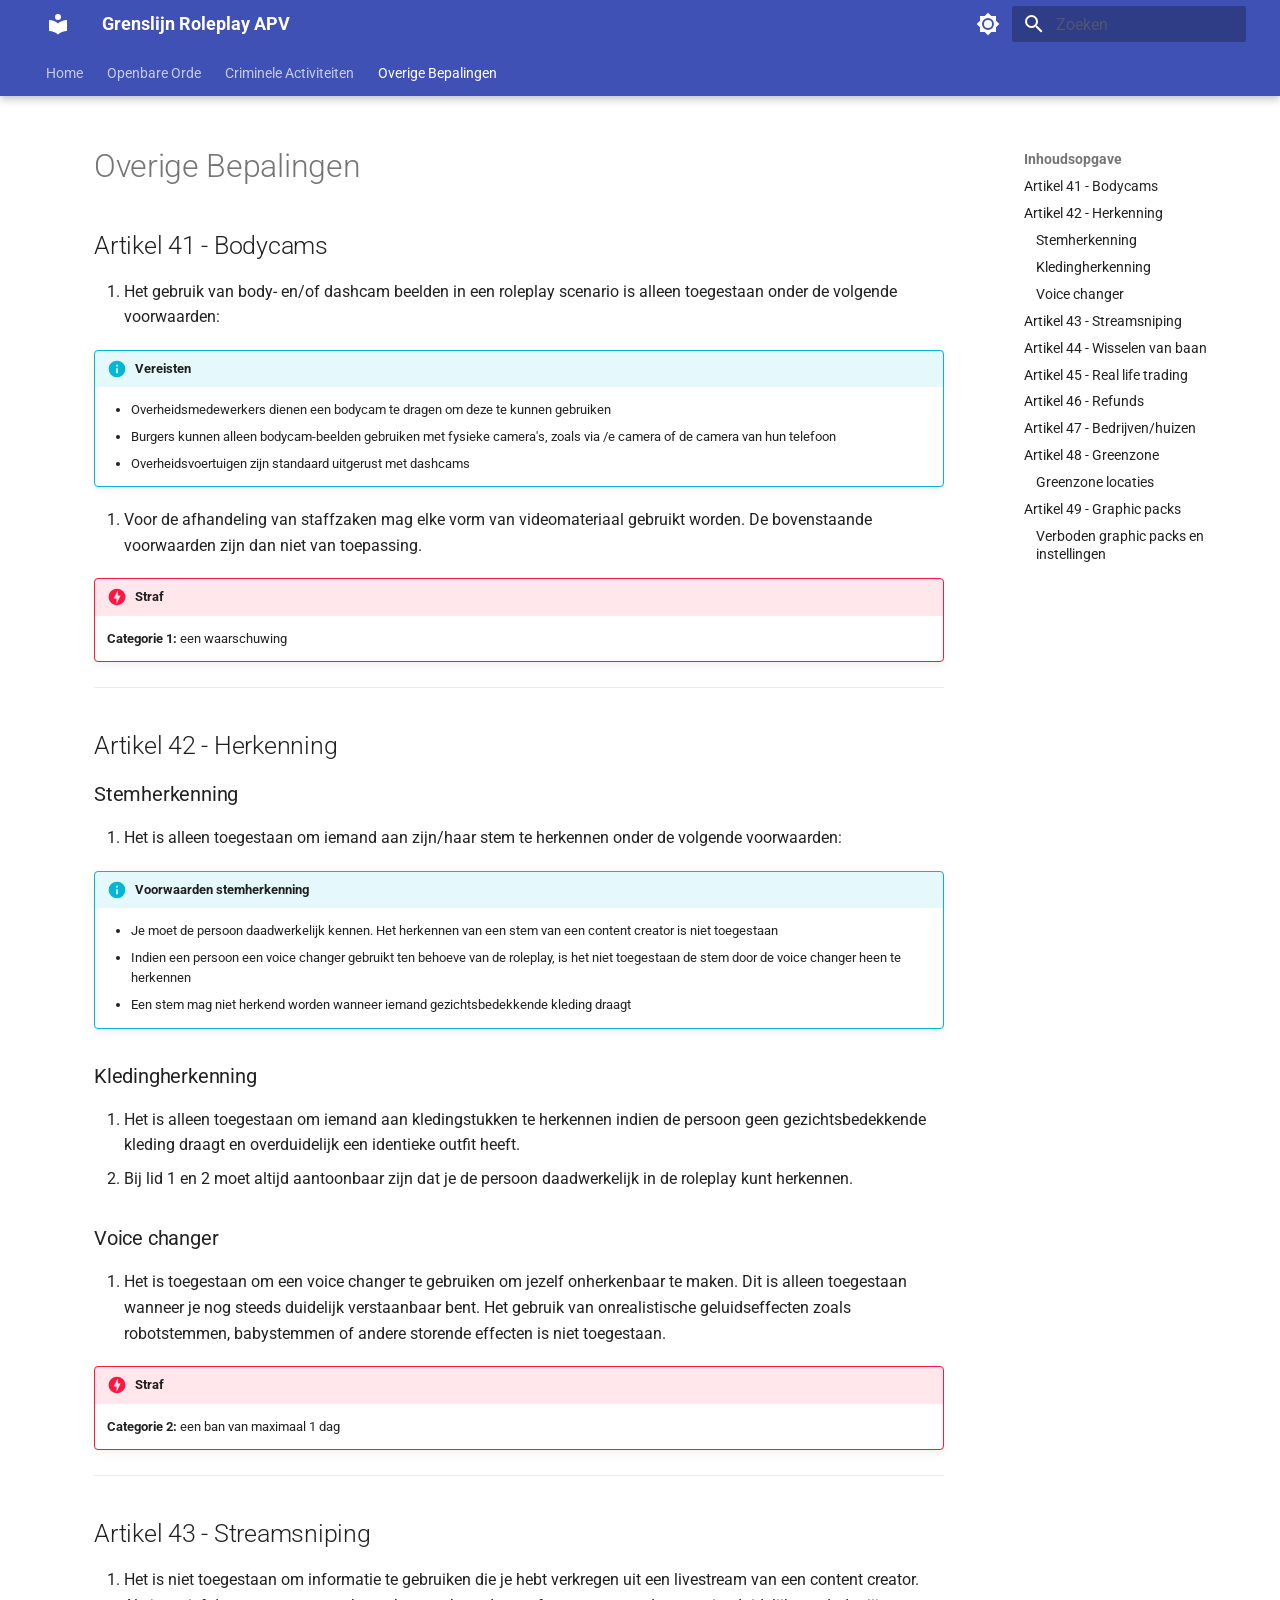
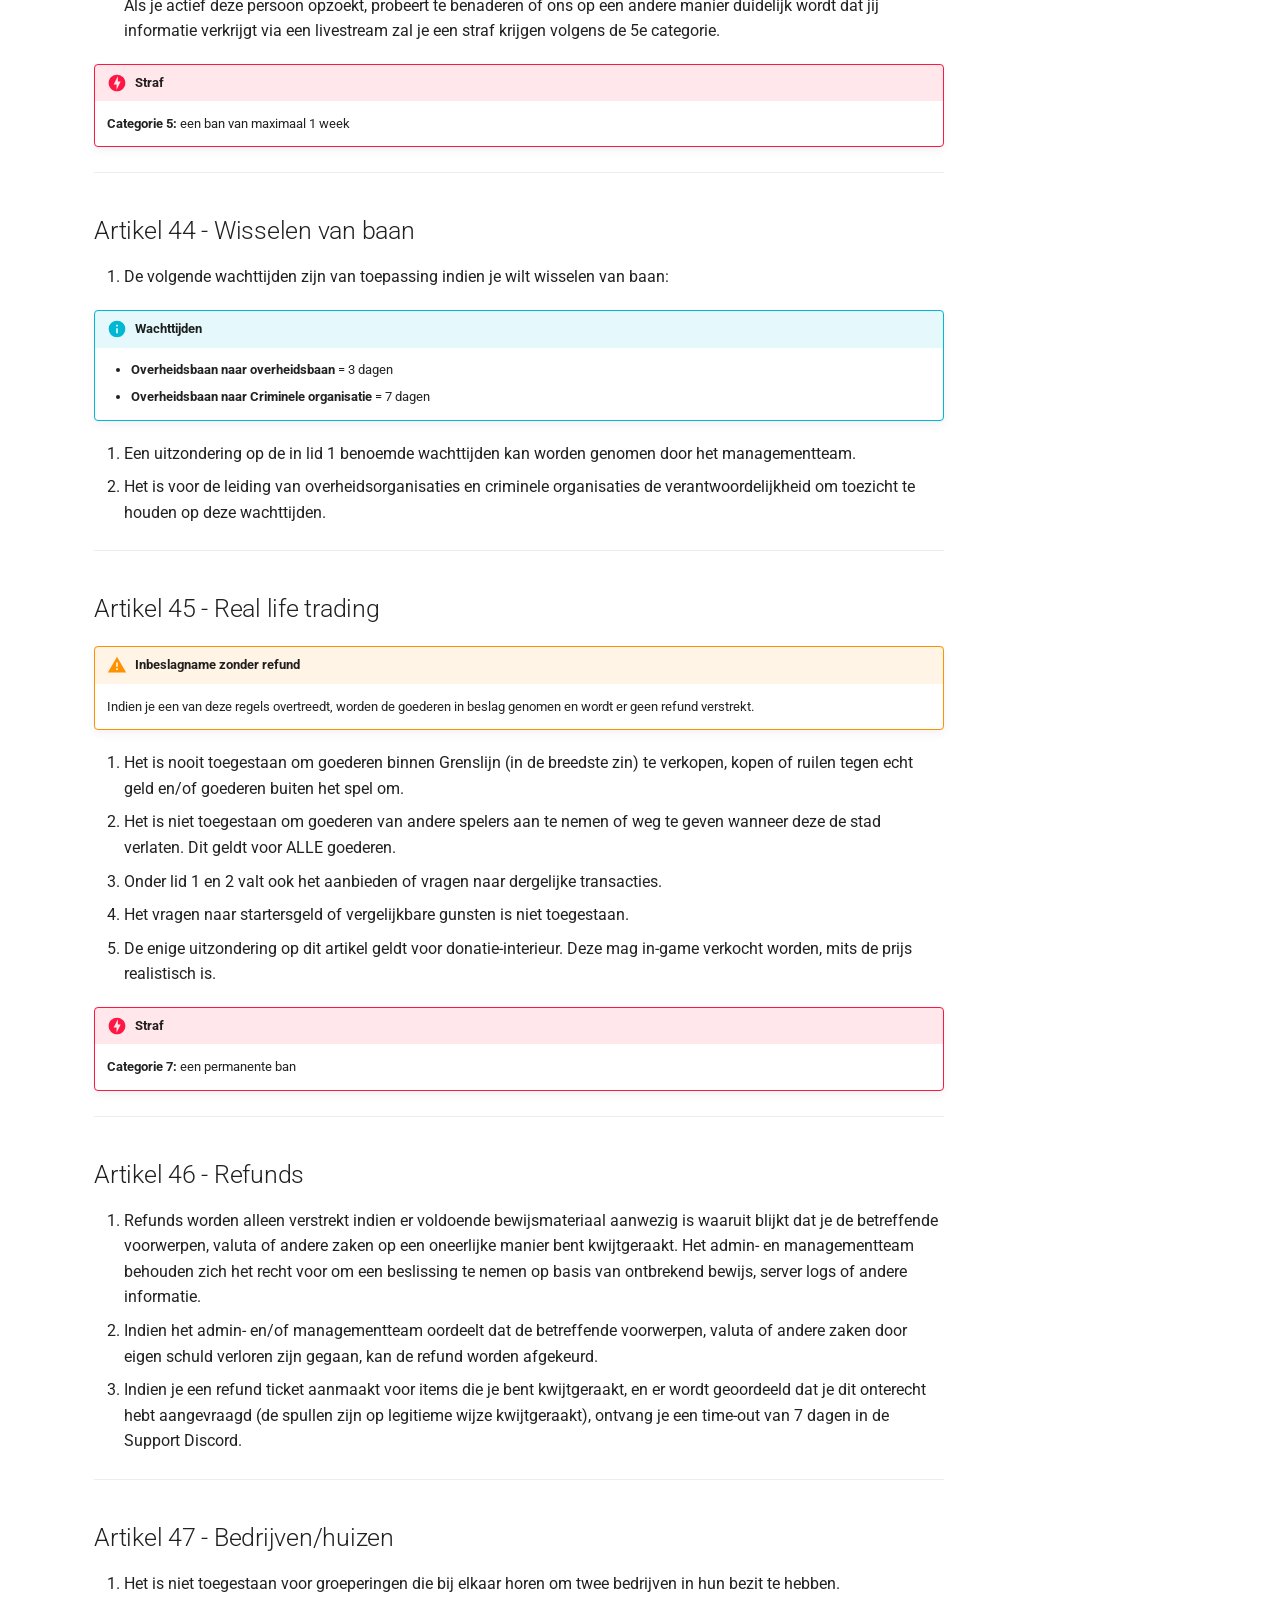
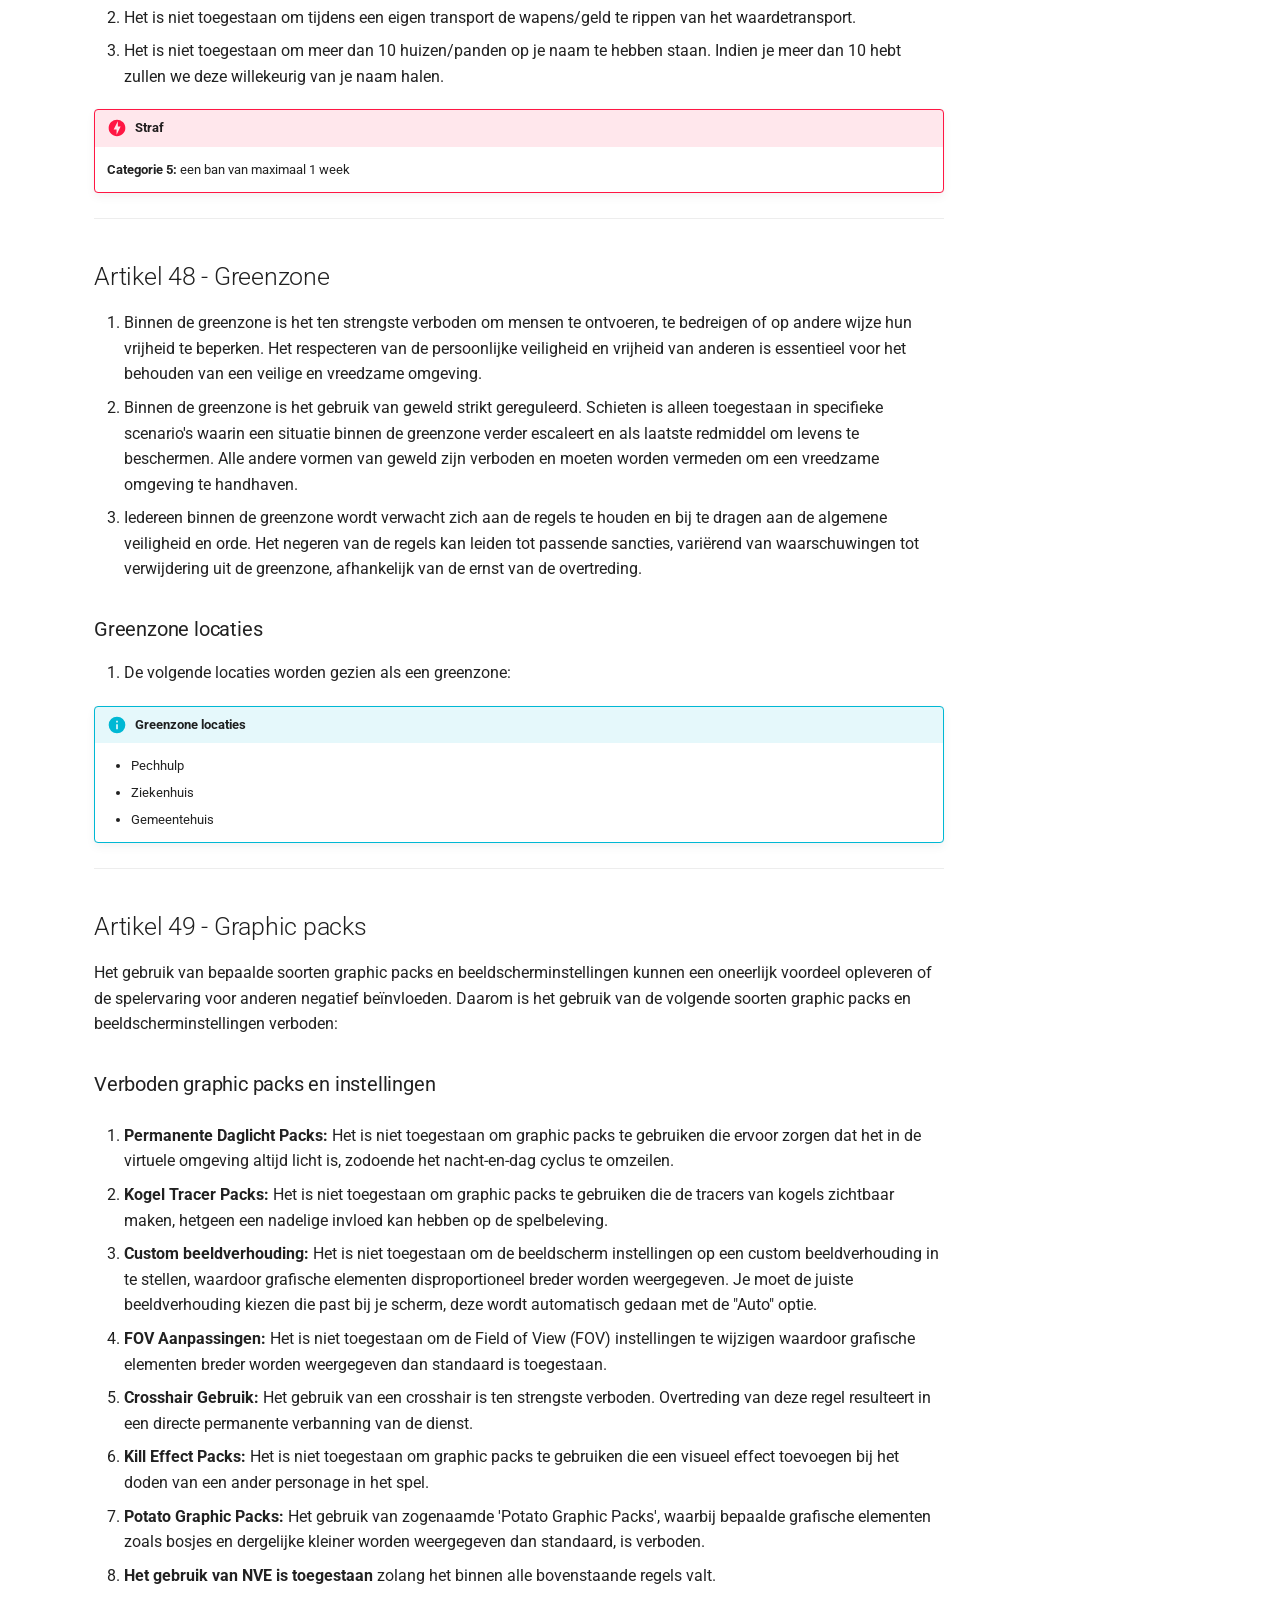
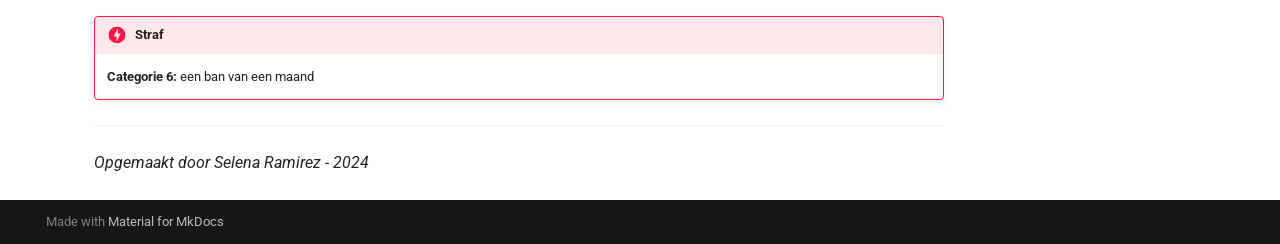
<file: overige-bepalingen/index.html>
<!doctype html>
<html lang="nl" class="no-js">
  <head>
    
      <meta charset="utf-8">
      <meta name="viewport" content="width=device-width,initial-scale=1">
      
        <meta name="description" content="Algemene Plaatselijke Verordening van Grenslijn Roleplay">
      
      
        <meta name="author" content="Grenslijn Roleplay Staff Team">
      
      
      
        <link rel="prev" href="../criminele-activiteiten/">
      
      
      
        
      
      
      <link rel="icon" href="../assets/images/favicon.png">
      <meta name="generator" content="mkdocs-1.6.1, mkdocs-material-9.7.0">
    
    
      
        <title>Overige Bepalingen - Grenslijn Roleplay APV</title>
      
    
    
      <link rel="stylesheet" href="../assets/stylesheets/main.618322db.min.css">
      
        
        <link rel="stylesheet" href="../assets/stylesheets/palette.ab4e12ef.min.css">
      
      


    
    
      
    
    
      
        
        
        <link rel="preconnect" href="https://fonts.gstatic.com" crossorigin>
        <link rel="stylesheet" href="https://fonts.googleapis.com/css?family=Roboto:300,300i,400,400i,700,700i%7CRoboto+Mono:400,400i,700,700i&display=fallback">
        <style>:root{--md-text-font:"Roboto";--md-code-font:"Roboto Mono"}</style>
      
    
    
      <link rel="stylesheet" href="../stylesheets/extra.css">
    
    <script>__md_scope=new URL("..",location),__md_hash=e=>[...e].reduce(((e,_)=>(e<<5)-e+_.charCodeAt(0)),0),__md_get=(e,_=localStorage,t=__md_scope)=>JSON.parse(_.getItem(t.pathname+"."+e)),__md_set=(e,_,t=localStorage,a=__md_scope)=>{try{t.setItem(a.pathname+"."+e,JSON.stringify(_))}catch(e){}}</script>
    
      

    
    
  </head>
  
  
    
    
      
    
    
    
    
    <body dir="ltr" data-md-color-scheme="default" data-md-color-primary="indigo" data-md-color-accent="indigo">
  
    
    <input class="md-toggle" data-md-toggle="drawer" type="checkbox" id="__drawer" autocomplete="off">
    <input class="md-toggle" data-md-toggle="search" type="checkbox" id="__search" autocomplete="off">
    <label class="md-overlay" for="__drawer"></label>
    <div data-md-component="skip">
      
        
        <a href="#overige-bepalingen" class="md-skip">
          Ga naar inhoud
        </a>
      
    </div>
    <div data-md-component="announce">
      
    </div>
    
    
      

  

<header class="md-header md-header--shadow md-header--lifted" data-md-component="header">
  <nav class="md-header__inner md-grid" aria-label="Header">
    <a href=".." title="Grenslijn Roleplay APV" class="md-header__button md-logo" aria-label="Grenslijn Roleplay APV" data-md-component="logo">
      
  
  <svg xmlns="http://www.w3.org/2000/svg" viewBox="0 0 24 24"><path d="M12 8a3 3 0 0 0 3-3 3 3 0 0 0-3-3 3 3 0 0 0-3 3 3 3 0 0 0 3 3m0 3.54C9.64 9.35 6.5 8 3 8v11c3.5 0 6.64 1.35 9 3.54 2.36-2.19 5.5-3.54 9-3.54V8c-3.5 0-6.64 1.35-9 3.54"/></svg>

    </a>
    <label class="md-header__button md-icon" for="__drawer">
      
      <svg xmlns="http://www.w3.org/2000/svg" viewBox="0 0 24 24"><path d="M3 6h18v2H3zm0 5h18v2H3zm0 5h18v2H3z"/></svg>
    </label>
    <div class="md-header__title" data-md-component="header-title">
      <div class="md-header__ellipsis">
        <div class="md-header__topic">
          <span class="md-ellipsis">
            Grenslijn Roleplay APV
          </span>
        </div>
        <div class="md-header__topic" data-md-component="header-topic">
          <span class="md-ellipsis">
            
              Overige Bepalingen
            
          </span>
        </div>
      </div>
    </div>
    
      
        <form class="md-header__option" data-md-component="palette">
  
    
    
    
    <input class="md-option" data-md-color-media="(prefers-color-scheme: light)" data-md-color-scheme="default" data-md-color-primary="indigo" data-md-color-accent="indigo"  aria-label="Schakel naar donkere modus"  type="radio" name="__palette" id="__palette_0">
    
      <label class="md-header__button md-icon" title="Schakel naar donkere modus" for="__palette_1" hidden>
        <svg xmlns="http://www.w3.org/2000/svg" viewBox="0 0 24 24"><path d="M12 8a4 4 0 0 0-4 4 4 4 0 0 0 4 4 4 4 0 0 0 4-4 4 4 0 0 0-4-4m0 10a6 6 0 0 1-6-6 6 6 0 0 1 6-6 6 6 0 0 1 6 6 6 6 0 0 1-6 6m8-9.31V4h-4.69L12 .69 8.69 4H4v4.69L.69 12 4 15.31V20h4.69L12 23.31 15.31 20H20v-4.69L23.31 12z"/></svg>
      </label>
    
  
    
    
    
    <input class="md-option" data-md-color-media="(prefers-color-scheme: dark)" data-md-color-scheme="slate" data-md-color-primary="indigo" data-md-color-accent="indigo"  aria-label="Schakel naar lichte modus"  type="radio" name="__palette" id="__palette_1">
    
      <label class="md-header__button md-icon" title="Schakel naar lichte modus" for="__palette_0" hidden>
        <svg xmlns="http://www.w3.org/2000/svg" viewBox="0 0 24 24"><path d="M12 18c-.89 0-1.74-.2-2.5-.55C11.56 16.5 13 14.42 13 12s-1.44-4.5-3.5-5.45C10.26 6.2 11.11 6 12 6a6 6 0 0 1 6 6 6 6 0 0 1-6 6m8-9.31V4h-4.69L12 .69 8.69 4H4v4.69L.69 12 4 15.31V20h4.69L12 23.31 15.31 20H20v-4.69L23.31 12z"/></svg>
      </label>
    
  
</form>
      
    
    
      <script>var palette=__md_get("__palette");if(palette&&palette.color){if("(prefers-color-scheme)"===palette.color.media){var media=matchMedia("(prefers-color-scheme: light)"),input=document.querySelector(media.matches?"[data-md-color-media='(prefers-color-scheme: light)']":"[data-md-color-media='(prefers-color-scheme: dark)']");palette.color.media=input.getAttribute("data-md-color-media"),palette.color.scheme=input.getAttribute("data-md-color-scheme"),palette.color.primary=input.getAttribute("data-md-color-primary"),palette.color.accent=input.getAttribute("data-md-color-accent")}for(var[key,value]of Object.entries(palette.color))document.body.setAttribute("data-md-color-"+key,value)}</script>
    
    
    
      
      
        <label class="md-header__button md-icon" for="__search">
          
          <svg xmlns="http://www.w3.org/2000/svg" viewBox="0 0 24 24"><path d="M9.5 3A6.5 6.5 0 0 1 16 9.5c0 1.61-.59 3.09-1.56 4.23l.27.27h.79l5 5-1.5 1.5-5-5v-.79l-.27-.27A6.52 6.52 0 0 1 9.5 16 6.5 6.5 0 0 1 3 9.5 6.5 6.5 0 0 1 9.5 3m0 2C7 5 5 7 5 9.5S7 14 9.5 14 14 12 14 9.5 12 5 9.5 5"/></svg>
        </label>
        <div class="md-search" data-md-component="search" role="dialog">
  <label class="md-search__overlay" for="__search"></label>
  <div class="md-search__inner" role="search">
    <form class="md-search__form" name="search">
      <input type="text" class="md-search__input" name="query" aria-label="Zoeken" placeholder="Zoeken" autocapitalize="off" autocorrect="off" autocomplete="off" spellcheck="false" data-md-component="search-query" required>
      <label class="md-search__icon md-icon" for="__search">
        
        <svg xmlns="http://www.w3.org/2000/svg" viewBox="0 0 24 24"><path d="M9.5 3A6.5 6.5 0 0 1 16 9.5c0 1.61-.59 3.09-1.56 4.23l.27.27h.79l5 5-1.5 1.5-5-5v-.79l-.27-.27A6.52 6.52 0 0 1 9.5 16 6.5 6.5 0 0 1 3 9.5 6.5 6.5 0 0 1 9.5 3m0 2C7 5 5 7 5 9.5S7 14 9.5 14 14 12 14 9.5 12 5 9.5 5"/></svg>
        
        <svg xmlns="http://www.w3.org/2000/svg" viewBox="0 0 24 24"><path d="M20 11v2H8l5.5 5.5-1.42 1.42L4.16 12l7.92-7.92L13.5 5.5 8 11z"/></svg>
      </label>
      <nav class="md-search__options" aria-label="Zoeken">
        
        <button type="reset" class="md-search__icon md-icon" title="Leegmaken" aria-label="Leegmaken" tabindex="-1">
          
          <svg xmlns="http://www.w3.org/2000/svg" viewBox="0 0 24 24"><path d="M19 6.41 17.59 5 12 10.59 6.41 5 5 6.41 10.59 12 5 17.59 6.41 19 12 13.41 17.59 19 19 17.59 13.41 12z"/></svg>
        </button>
      </nav>
      
        <div class="md-search__suggest" data-md-component="search-suggest"></div>
      
    </form>
    <div class="md-search__output">
      <div class="md-search__scrollwrap" tabindex="0" data-md-scrollfix>
        <div class="md-search-result" data-md-component="search-result">
          <div class="md-search-result__meta">
            Zoeken initialiseren
          </div>
          <ol class="md-search-result__list" role="presentation"></ol>
        </div>
      </div>
    </div>
  </div>
</div>
      
    
    
  </nav>
  
    
      
<nav class="md-tabs" aria-label="Tabs" data-md-component="tabs">
  <div class="md-grid">
    <ul class="md-tabs__list">
      
        
  
  
  
  
    <li class="md-tabs__item">
      <a href=".." class="md-tabs__link">
        
  
  
    
  
  Home

      </a>
    </li>
  

      
        
  
  
  
  
    <li class="md-tabs__item">
      <a href="../openbare-orde/" class="md-tabs__link">
        
  
  
    
  
  Openbare Orde

      </a>
    </li>
  

      
        
  
  
  
  
    <li class="md-tabs__item">
      <a href="../criminele-activiteiten/" class="md-tabs__link">
        
  
  
    
  
  Criminele Activiteiten

      </a>
    </li>
  

      
        
  
  
  
    
  
  
    <li class="md-tabs__item md-tabs__item--active">
      <a href="./" class="md-tabs__link">
        
  
  
    
  
  Overige Bepalingen

      </a>
    </li>
  

      
    </ul>
  </div>
</nav>
    
  
</header>
    
    <div class="md-container" data-md-component="container">
      
      
        
      
      <main class="md-main" data-md-component="main">
        <div class="md-main__inner md-grid">
          
            
              
              <div class="md-sidebar md-sidebar--primary" data-md-component="sidebar" data-md-type="navigation" >
                <div class="md-sidebar__scrollwrap">
                  <div class="md-sidebar__inner">
                    


  


<nav class="md-nav md-nav--primary md-nav--lifted" aria-label="Navigatie" data-md-level="0">
  <label class="md-nav__title" for="__drawer">
    <a href=".." title="Grenslijn Roleplay APV" class="md-nav__button md-logo" aria-label="Grenslijn Roleplay APV" data-md-component="logo">
      
  
  <svg xmlns="http://www.w3.org/2000/svg" viewBox="0 0 24 24"><path d="M12 8a3 3 0 0 0 3-3 3 3 0 0 0-3-3 3 3 0 0 0-3 3 3 3 0 0 0 3 3m0 3.54C9.64 9.35 6.5 8 3 8v11c3.5 0 6.64 1.35 9 3.54 2.36-2.19 5.5-3.54 9-3.54V8c-3.5 0-6.64 1.35-9 3.54"/></svg>

    </a>
    Grenslijn Roleplay APV
  </label>
  
  <ul class="md-nav__list" data-md-scrollfix>
    
      
      
  
  
  
  
    <li class="md-nav__item">
      <a href=".." class="md-nav__link">
        
  
  
  <span class="md-ellipsis">
    
  
    Home
  

    
  </span>
  
  

      </a>
    </li>
  

    
      
      
  
  
  
  
    <li class="md-nav__item">
      <a href="../openbare-orde/" class="md-nav__link">
        
  
  
  <span class="md-ellipsis">
    
  
    Openbare Orde
  

    
  </span>
  
  

      </a>
    </li>
  

    
      
      
  
  
  
  
    <li class="md-nav__item">
      <a href="../criminele-activiteiten/" class="md-nav__link">
        
  
  
  <span class="md-ellipsis">
    
  
    Criminele Activiteiten
  

    
  </span>
  
  

      </a>
    </li>
  

    
      
      
  
  
    
  
  
  
    <li class="md-nav__item md-nav__item--active">
      
      <input class="md-nav__toggle md-toggle" type="checkbox" id="__toc">
      
      
        
      
      
        <label class="md-nav__link md-nav__link--active" for="__toc">
          
  
  
  <span class="md-ellipsis">
    
  
    Overige Bepalingen
  

    
  </span>
  
  

          <span class="md-nav__icon md-icon"></span>
        </label>
      
      <a href="./" class="md-nav__link md-nav__link--active">
        
  
  
  <span class="md-ellipsis">
    
  
    Overige Bepalingen
  

    
  </span>
  
  

      </a>
      
        

<nav class="md-nav md-nav--secondary" aria-label="Inhoudsopgave">
  
  
  
    
  
  
    <label class="md-nav__title" for="__toc">
      <span class="md-nav__icon md-icon"></span>
      Inhoudsopgave
    </label>
    <ul class="md-nav__list" data-md-component="toc" data-md-scrollfix>
      
        <li class="md-nav__item">
  <a href="#artikel-41-bodycams" class="md-nav__link">
    <span class="md-ellipsis">
      
        Artikel 41 - Bodycams
      
    </span>
  </a>
  
</li>
      
        <li class="md-nav__item">
  <a href="#artikel-42-herkenning" class="md-nav__link">
    <span class="md-ellipsis">
      
        Artikel 42 - Herkenning
      
    </span>
  </a>
  
    <nav class="md-nav" aria-label="Artikel 42 - Herkenning">
      <ul class="md-nav__list">
        
          <li class="md-nav__item">
  <a href="#stemherkenning" class="md-nav__link">
    <span class="md-ellipsis">
      
        Stemherkenning
      
    </span>
  </a>
  
</li>
        
          <li class="md-nav__item">
  <a href="#kledingherkenning" class="md-nav__link">
    <span class="md-ellipsis">
      
        Kledingherkenning
      
    </span>
  </a>
  
</li>
        
          <li class="md-nav__item">
  <a href="#voice-changer" class="md-nav__link">
    <span class="md-ellipsis">
      
        Voice changer
      
    </span>
  </a>
  
</li>
        
      </ul>
    </nav>
  
</li>
      
        <li class="md-nav__item">
  <a href="#artikel-43-streamsniping" class="md-nav__link">
    <span class="md-ellipsis">
      
        Artikel 43 - Streamsniping
      
    </span>
  </a>
  
</li>
      
        <li class="md-nav__item">
  <a href="#artikel-44-wisselen-van-baan" class="md-nav__link">
    <span class="md-ellipsis">
      
        Artikel 44 - Wisselen van baan
      
    </span>
  </a>
  
</li>
      
        <li class="md-nav__item">
  <a href="#artikel-45-real-life-trading" class="md-nav__link">
    <span class="md-ellipsis">
      
        Artikel 45 - Real life trading
      
    </span>
  </a>
  
</li>
      
        <li class="md-nav__item">
  <a href="#artikel-46-refunds" class="md-nav__link">
    <span class="md-ellipsis">
      
        Artikel 46 - Refunds
      
    </span>
  </a>
  
</li>
      
        <li class="md-nav__item">
  <a href="#artikel-47-bedrijvenhuizen" class="md-nav__link">
    <span class="md-ellipsis">
      
        Artikel 47 - Bedrijven/huizen
      
    </span>
  </a>
  
</li>
      
        <li class="md-nav__item">
  <a href="#artikel-48-greenzone" class="md-nav__link">
    <span class="md-ellipsis">
      
        Artikel 48 - Greenzone
      
    </span>
  </a>
  
    <nav class="md-nav" aria-label="Artikel 48 - Greenzone">
      <ul class="md-nav__list">
        
          <li class="md-nav__item">
  <a href="#greenzone-locaties" class="md-nav__link">
    <span class="md-ellipsis">
      
        Greenzone locaties
      
    </span>
  </a>
  
</li>
        
      </ul>
    </nav>
  
</li>
      
        <li class="md-nav__item">
  <a href="#artikel-49-graphic-packs" class="md-nav__link">
    <span class="md-ellipsis">
      
        Artikel 49 - Graphic packs
      
    </span>
  </a>
  
    <nav class="md-nav" aria-label="Artikel 49 - Graphic packs">
      <ul class="md-nav__list">
        
          <li class="md-nav__item">
  <a href="#verboden-graphic-packs-en-instellingen" class="md-nav__link">
    <span class="md-ellipsis">
      
        Verboden graphic packs en instellingen
      
    </span>
  </a>
  
</li>
        
      </ul>
    </nav>
  
</li>
      
    </ul>
  
</nav>
      
    </li>
  

    
  </ul>
</nav>
                  </div>
                </div>
              </div>
            
            
              
              <div class="md-sidebar md-sidebar--secondary" data-md-component="sidebar" data-md-type="toc" >
                <div class="md-sidebar__scrollwrap">
                  <div class="md-sidebar__inner">
                    

<nav class="md-nav md-nav--secondary" aria-label="Inhoudsopgave">
  
  
  
    
  
  
    <label class="md-nav__title" for="__toc">
      <span class="md-nav__icon md-icon"></span>
      Inhoudsopgave
    </label>
    <ul class="md-nav__list" data-md-component="toc" data-md-scrollfix>
      
        <li class="md-nav__item">
  <a href="#artikel-41-bodycams" class="md-nav__link">
    <span class="md-ellipsis">
      
        Artikel 41 - Bodycams
      
    </span>
  </a>
  
</li>
      
        <li class="md-nav__item">
  <a href="#artikel-42-herkenning" class="md-nav__link">
    <span class="md-ellipsis">
      
        Artikel 42 - Herkenning
      
    </span>
  </a>
  
    <nav class="md-nav" aria-label="Artikel 42 - Herkenning">
      <ul class="md-nav__list">
        
          <li class="md-nav__item">
  <a href="#stemherkenning" class="md-nav__link">
    <span class="md-ellipsis">
      
        Stemherkenning
      
    </span>
  </a>
  
</li>
        
          <li class="md-nav__item">
  <a href="#kledingherkenning" class="md-nav__link">
    <span class="md-ellipsis">
      
        Kledingherkenning
      
    </span>
  </a>
  
</li>
        
          <li class="md-nav__item">
  <a href="#voice-changer" class="md-nav__link">
    <span class="md-ellipsis">
      
        Voice changer
      
    </span>
  </a>
  
</li>
        
      </ul>
    </nav>
  
</li>
      
        <li class="md-nav__item">
  <a href="#artikel-43-streamsniping" class="md-nav__link">
    <span class="md-ellipsis">
      
        Artikel 43 - Streamsniping
      
    </span>
  </a>
  
</li>
      
        <li class="md-nav__item">
  <a href="#artikel-44-wisselen-van-baan" class="md-nav__link">
    <span class="md-ellipsis">
      
        Artikel 44 - Wisselen van baan
      
    </span>
  </a>
  
</li>
      
        <li class="md-nav__item">
  <a href="#artikel-45-real-life-trading" class="md-nav__link">
    <span class="md-ellipsis">
      
        Artikel 45 - Real life trading
      
    </span>
  </a>
  
</li>
      
        <li class="md-nav__item">
  <a href="#artikel-46-refunds" class="md-nav__link">
    <span class="md-ellipsis">
      
        Artikel 46 - Refunds
      
    </span>
  </a>
  
</li>
      
        <li class="md-nav__item">
  <a href="#artikel-47-bedrijvenhuizen" class="md-nav__link">
    <span class="md-ellipsis">
      
        Artikel 47 - Bedrijven/huizen
      
    </span>
  </a>
  
</li>
      
        <li class="md-nav__item">
  <a href="#artikel-48-greenzone" class="md-nav__link">
    <span class="md-ellipsis">
      
        Artikel 48 - Greenzone
      
    </span>
  </a>
  
    <nav class="md-nav" aria-label="Artikel 48 - Greenzone">
      <ul class="md-nav__list">
        
          <li class="md-nav__item">
  <a href="#greenzone-locaties" class="md-nav__link">
    <span class="md-ellipsis">
      
        Greenzone locaties
      
    </span>
  </a>
  
</li>
        
      </ul>
    </nav>
  
</li>
      
        <li class="md-nav__item">
  <a href="#artikel-49-graphic-packs" class="md-nav__link">
    <span class="md-ellipsis">
      
        Artikel 49 - Graphic packs
      
    </span>
  </a>
  
    <nav class="md-nav" aria-label="Artikel 49 - Graphic packs">
      <ul class="md-nav__list">
        
          <li class="md-nav__item">
  <a href="#verboden-graphic-packs-en-instellingen" class="md-nav__link">
    <span class="md-ellipsis">
      
        Verboden graphic packs en instellingen
      
    </span>
  </a>
  
</li>
        
      </ul>
    </nav>
  
</li>
      
    </ul>
  
</nav>
                  </div>
                </div>
              </div>
            
          
          
            <div class="md-content" data-md-component="content">
              
              <article class="md-content__inner md-typeset">
                
                  



<h1 id="overige-bepalingen">Overige Bepalingen<a class="headerlink" href="#overige-bepalingen" title="Permanent link">&para;</a></h1>
<h2 id="artikel-41-bodycams">Artikel 41 - Bodycams<a class="headerlink" href="#artikel-41-bodycams" title="Permanent link">&para;</a></h2>
<ol>
<li>Het gebruik van body- en/of dashcam beelden in een roleplay scenario is alleen toegestaan onder de volgende voorwaarden:</li>
</ol>
<div class="admonition info">
<p class="admonition-title">Vereisten</p>
<ul>
<li>Overheidsmedewerkers dienen een bodycam te dragen om deze te kunnen gebruiken</li>
<li>Burgers kunnen alleen bodycam-beelden gebruiken met fysieke camera's, zoals via /e camera of de camera van hun telefoon</li>
<li>Overheidsvoertuigen zijn standaard uitgerust met dashcams</li>
</ul>
</div>
<ol>
<li>Voor de afhandeling van staffzaken mag elke vorm van videomateriaal gebruikt worden. De bovenstaande voorwaarden zijn dan niet van toepassing.</li>
</ol>
<div class="admonition danger">
<p class="admonition-title">Straf</p>
<p><strong>Categorie 1:</strong> een waarschuwing</p>
</div>
<hr />
<h2 id="artikel-42-herkenning">Artikel 42 - Herkenning<a class="headerlink" href="#artikel-42-herkenning" title="Permanent link">&para;</a></h2>
<h3 id="stemherkenning">Stemherkenning<a class="headerlink" href="#stemherkenning" title="Permanent link">&para;</a></h3>
<ol>
<li>Het is alleen toegestaan om iemand aan zijn/haar stem te herkennen onder de volgende voorwaarden:</li>
</ol>
<div class="admonition info">
<p class="admonition-title">Voorwaarden stemherkenning</p>
<ul>
<li>Je moet de persoon daadwerkelijk kennen. Het herkennen van een stem van een content creator is niet toegestaan</li>
<li>Indien een persoon een voice changer gebruikt ten behoeve van de roleplay, is het niet toegestaan de stem door de voice changer heen te herkennen</li>
<li>Een stem mag niet herkend worden wanneer iemand gezichtsbedekkende kleding draagt</li>
</ul>
</div>
<h3 id="kledingherkenning">Kledingherkenning<a class="headerlink" href="#kledingherkenning" title="Permanent link">&para;</a></h3>
<ol>
<li>Het is alleen toegestaan om iemand aan kledingstukken te herkennen indien de persoon geen gezichtsbedekkende kleding draagt en overduidelijk een identieke outfit heeft.</li>
<li>Bij lid 1 en 2 moet altijd aantoonbaar zijn dat je de persoon daadwerkelijk in de roleplay kunt herkennen.</li>
</ol>
<h3 id="voice-changer">Voice changer<a class="headerlink" href="#voice-changer" title="Permanent link">&para;</a></h3>
<ol>
<li>Het is toegestaan om een voice changer te gebruiken om jezelf onherkenbaar te maken. Dit is alleen toegestaan wanneer je nog steeds duidelijk verstaanbaar bent. Het gebruik van onrealistische geluidseffecten zoals robotstemmen, babystemmen of andere storende effecten is niet toegestaan.</li>
</ol>
<div class="admonition danger">
<p class="admonition-title">Straf</p>
<p><strong>Categorie 2:</strong> een ban van maximaal 1 dag</p>
</div>
<hr />
<h2 id="artikel-43-streamsniping">Artikel 43 - Streamsniping<a class="headerlink" href="#artikel-43-streamsniping" title="Permanent link">&para;</a></h2>
<ol>
<li>Het is niet toegestaan om informatie te gebruiken die je hebt verkregen uit een livestream van een content creator. Als je actief deze persoon opzoekt, probeert te benaderen of ons op een andere manier duidelijk wordt dat jij informatie verkrijgt via een livestream zal je een straf krijgen volgens de 5e categorie.</li>
</ol>
<div class="admonition danger">
<p class="admonition-title">Straf</p>
<p><strong>Categorie 5:</strong> een ban van maximaal 1 week</p>
</div>
<hr />
<h2 id="artikel-44-wisselen-van-baan">Artikel 44 - Wisselen van baan<a class="headerlink" href="#artikel-44-wisselen-van-baan" title="Permanent link">&para;</a></h2>
<ol>
<li>De volgende wachttijden zijn van toepassing indien je wilt wisselen van baan:</li>
</ol>
<div class="admonition info">
<p class="admonition-title">Wachttijden</p>
<ul>
<li><strong>Overheidsbaan naar overheidsbaan</strong> = 3 dagen</li>
<li><strong>Overheidsbaan naar Criminele organisatie</strong> = 7 dagen</li>
</ul>
</div>
<ol>
<li>Een uitzondering op de in lid 1 benoemde wachttijden kan worden genomen door het managementteam.</li>
<li>Het is voor de leiding van overheidsorganisaties en criminele organisaties de verantwoordelijkheid om toezicht te houden op deze wachttijden.</li>
</ol>
<hr />
<h2 id="artikel-45-real-life-trading">Artikel 45 - Real life trading<a class="headerlink" href="#artikel-45-real-life-trading" title="Permanent link">&para;</a></h2>
<div class="admonition warning">
<p class="admonition-title">Inbeslagname zonder refund</p>
<p>Indien je een van deze regels overtreedt, worden de goederen in beslag genomen en wordt er geen refund verstrekt.</p>
</div>
<ol>
<li>Het is nooit toegestaan om goederen binnen Grenslijn (in de breedste zin) te verkopen, kopen of ruilen tegen echt geld en/of goederen buiten het spel om.</li>
<li>Het is niet toegestaan om goederen van andere spelers aan te nemen of weg te geven wanneer deze de stad verlaten. Dit geldt voor ALLE goederen.</li>
<li>Onder lid 1 en 2 valt ook het aanbieden of vragen naar dergelijke transacties.</li>
<li>Het vragen naar startersgeld of vergelijkbare gunsten is niet toegestaan.</li>
<li>De enige uitzondering op dit artikel geldt voor donatie-interieur. Deze mag in-game verkocht worden, mits de prijs realistisch is.</li>
</ol>
<div class="admonition danger">
<p class="admonition-title">Straf</p>
<p><strong>Categorie 7:</strong> een permanente ban</p>
</div>
<hr />
<h2 id="artikel-46-refunds">Artikel 46 - Refunds<a class="headerlink" href="#artikel-46-refunds" title="Permanent link">&para;</a></h2>
<ol>
<li>Refunds worden alleen verstrekt indien er voldoende bewijsmateriaal aanwezig is waaruit blijkt dat je de betreffende voorwerpen, valuta of andere zaken op een oneerlijke manier bent kwijtgeraakt. Het admin- en managementteam behouden zich het recht voor om een beslissing te nemen op basis van ontbrekend bewijs, server logs of andere informatie.</li>
<li>Indien het admin- en/of managementteam oordeelt dat de betreffende voorwerpen, valuta of andere zaken door eigen schuld verloren zijn gegaan, kan de refund worden afgekeurd.</li>
<li>Indien je een refund ticket aanmaakt voor items die je bent kwijtgeraakt, en er wordt geoordeeld dat je dit onterecht hebt aangevraagd (de spullen zijn op legitieme wijze kwijtgeraakt), ontvang je een time-out van 7 dagen in de Support Discord.</li>
</ol>
<hr />
<h2 id="artikel-47-bedrijvenhuizen">Artikel 47 - Bedrijven/huizen<a class="headerlink" href="#artikel-47-bedrijvenhuizen" title="Permanent link">&para;</a></h2>
<ol>
<li>Het is niet toegestaan voor groeperingen die bij elkaar horen om twee bedrijven in hun bezit te hebben.</li>
<li>Het is niet toegestaan om tijdens een eigen transport de wapens/geld te rippen van het waardetransport.</li>
<li>Het is niet toegestaan om meer dan 10 huizen/panden op je naam te hebben staan. Indien je meer dan 10 hebt zullen we deze willekeurig van je naam halen.</li>
</ol>
<div class="admonition danger">
<p class="admonition-title">Straf</p>
<p><strong>Categorie 5:</strong> een ban van maximaal 1 week</p>
</div>
<hr />
<h2 id="artikel-48-greenzone">Artikel 48 - Greenzone<a class="headerlink" href="#artikel-48-greenzone" title="Permanent link">&para;</a></h2>
<ol>
<li>Binnen de greenzone is het ten strengste verboden om mensen te ontvoeren, te bedreigen of op andere wijze hun vrijheid te beperken. Het respecteren van de persoonlijke veiligheid en vrijheid van anderen is essentieel voor het behouden van een veilige en vreedzame omgeving.</li>
<li>Binnen de greenzone is het gebruik van geweld strikt gereguleerd. Schieten is alleen toegestaan in specifieke scenario's waarin een situatie binnen de greenzone verder escaleert en als laatste redmiddel om levens te beschermen. Alle andere vormen van geweld zijn verboden en moeten worden vermeden om een vreedzame omgeving te handhaven.</li>
<li>Iedereen binnen de greenzone wordt verwacht zich aan de regels te houden en bij te dragen aan de algemene veiligheid en orde. Het negeren van de regels kan leiden tot passende sancties, variërend van waarschuwingen tot verwijdering uit de greenzone, afhankelijk van de ernst van de overtreding.</li>
</ol>
<h3 id="greenzone-locaties">Greenzone locaties<a class="headerlink" href="#greenzone-locaties" title="Permanent link">&para;</a></h3>
<ol>
<li>De volgende locaties worden gezien als een greenzone:</li>
</ol>
<div class="admonition info">
<p class="admonition-title">Greenzone locaties</p>
<ul>
<li>Pechhulp</li>
<li>Ziekenhuis</li>
<li>Gemeentehuis</li>
</ul>
</div>
<hr />
<h2 id="artikel-49-graphic-packs">Artikel 49 - Graphic packs<a class="headerlink" href="#artikel-49-graphic-packs" title="Permanent link">&para;</a></h2>
<p>Het gebruik van bepaalde soorten graphic packs en beeldscherminstellingen kunnen een oneerlijk voordeel opleveren of de spelervaring voor anderen negatief beïnvloeden. Daarom is het gebruik van de volgende soorten graphic packs en beeldscherminstellingen verboden:</p>
<h3 id="verboden-graphic-packs-en-instellingen">Verboden graphic packs en instellingen<a class="headerlink" href="#verboden-graphic-packs-en-instellingen" title="Permanent link">&para;</a></h3>
<ol>
<li>
<p><strong>Permanente Daglicht Packs:</strong> Het is niet toegestaan om graphic packs te gebruiken die ervoor zorgen dat het in de virtuele omgeving altijd licht is, zodoende het nacht-en-dag cyclus te omzeilen.</p>
</li>
<li>
<p><strong>Kogel Tracer Packs:</strong> Het is niet toegestaan om graphic packs te gebruiken die de tracers van kogels zichtbaar maken, hetgeen een nadelige invloed kan hebben op de spelbeleving.</p>
</li>
<li>
<p><strong>Custom beeldverhouding:</strong> Het is niet toegestaan om de beeldscherm instellingen op een custom beeldverhouding in te stellen, waardoor grafische elementen disproportioneel breder worden weergegeven. Je moet de juiste beeldverhouding kiezen die past bij je scherm, deze wordt automatisch gedaan met de "Auto" optie.</p>
</li>
<li>
<p><strong>FOV Aanpassingen:</strong> Het is niet toegestaan om de Field of View (FOV) instellingen te wijzigen waardoor grafische elementen breder worden weergegeven dan standaard is toegestaan.</p>
</li>
<li>
<p><strong>Crosshair Gebruik:</strong> Het gebruik van een crosshair is ten strengste verboden. Overtreding van deze regel resulteert in een directe permanente verbanning van de dienst.</p>
</li>
<li>
<p><strong>Kill Effect Packs:</strong> Het is niet toegestaan om graphic packs te gebruiken die een visueel effect toevoegen bij het doden van een ander personage in het spel.</p>
</li>
<li>
<p><strong>Potato Graphic Packs:</strong> Het gebruik van zogenaamde 'Potato Graphic Packs', waarbij bepaalde grafische elementen zoals bosjes en dergelijke kleiner worden weergegeven dan standaard, is verboden.</p>
</li>
<li>
<p><strong>Het gebruik van NVE is toegestaan</strong> zolang het binnen alle bovenstaande regels valt.</p>
</li>
</ol>
<div class="admonition danger">
<p class="admonition-title">Straf</p>
<p><strong>Categorie 6:</strong> een ban van een maand</p>
</div>
<hr />
<p><em>Opgemaakt door Selena Ramirez - 2024</em></p>












                
              </article>
            </div>
          
          
<script>var target=document.getElementById(location.hash.slice(1));target&&target.name&&(target.checked=target.name.startsWith("__tabbed_"))</script>
        </div>
        
          <button type="button" class="md-top md-icon" data-md-component="top" hidden>
  
  <svg xmlns="http://www.w3.org/2000/svg" viewBox="0 0 24 24"><path d="M13 20h-2V8l-5.5 5.5-1.42-1.42L12 4.16l7.92 7.92-1.42 1.42L13 8z"/></svg>
  Terug naar boven
</button>
        
      </main>
      
        <footer class="md-footer">
  
  <div class="md-footer-meta md-typeset">
    <div class="md-footer-meta__inner md-grid">
      <div class="md-copyright">
  
  
    Made with
    <a href="https://squidfunk.github.io/mkdocs-material/" target="_blank" rel="noopener">
      Material for MkDocs
    </a>
  
</div>
      
    </div>
  </div>
</footer>
      
    </div>
    <div class="md-dialog" data-md-component="dialog">
      <div class="md-dialog__inner md-typeset"></div>
    </div>
    
    
    
      
      
      <script id="__config" type="application/json">{"annotate": null, "base": "..", "features": ["navigation.instant", "navigation.tracking", "navigation.tabs", "navigation.tabs.sticky", "navigation.top", "navigation.prune", "toc.follow", "search.suggest", "search.highlight", "content.code.copy"], "search": "../assets/javascripts/workers/search.7a47a382.min.js", "tags": null, "translations": {"clipboard.copied": "Gekopieerd naar klembord", "clipboard.copy": "Kopi\u00ebren naar klembord", "search.result.more.one": "1 extra overeenkomst op deze pagina", "search.result.more.other": "# extra overeenkomsten op deze pagina", "search.result.none": "Geen overeenkomende documenten", "search.result.one": "1 overeenkomende document", "search.result.other": "# overeenkomende documenten", "search.result.placeholder": "Typ om te beginnen met zoeken", "search.result.term.missing": "Ontbreekt", "select.version": "Selecteer versie"}, "version": null}</script>
    
    
      <script src="../assets/javascripts/bundle.e71a0d61.min.js"></script>
      
    
  </body>
</html>
</file>
<file: stylesheets/extra.css>
/* Verberg de linker navigatie sidebar */
.md-sidebar--primary {
    display: none;
}

/* Behoud een goede leesbare breedte voor de content */
.md-content {
    margin-left: 0;
    max-width: none;
}

.md-content__inner {
    margin-left: auto;
    margin-right: auto;
    max-width: 1200px;
    padding-left: 2rem;
    padding-right: 2rem;
}
</file>
<file: assets/stylesheets/main.618322db.min.css>
@charset "UTF-8";html{-webkit-text-size-adjust:none;-moz-text-size-adjust:none;text-size-adjust:none;box-sizing:border-box}*,:after,:before{box-sizing:inherit}@media (prefers-reduced-motion){*,:after,:before{transition:none!important}}body{margin:0}a,button,input,label{-webkit-tap-highlight-color:transparent}a{color:inherit;text-decoration:none}hr{border:0;box-sizing:initial;display:block;height:.05rem;overflow:visible;padding:0}small{font-size:80%}sub,sup{line-height:1em}img{border-style:none}table{border-collapse:initial;border-spacing:0}td,th{font-weight:400;vertical-align:top}button{background:#0000;border:0;font-family:inherit;font-size:inherit;margin:0;padding:0}input{border:0;outline:none}:root{--md-primary-fg-color:#4051b5;--md-primary-fg-color--light:#5d6cc0;--md-primary-fg-color--dark:#303fa1;--md-primary-bg-color:#fff;--md-primary-bg-color--light:#ffffffb3;--md-accent-fg-color:#526cfe;--md-accent-fg-color--transparent:#526cfe1a;--md-accent-bg-color:#fff;--md-accent-bg-color--light:#ffffffb3}[data-md-color-scheme=default]{color-scheme:light}[data-md-color-scheme=default] img[src$="#gh-dark-mode-only"],[data-md-color-scheme=default] img[src$="#only-dark"]{display:none}:root,[data-md-color-scheme=default]{--md-hue:225deg;--md-default-fg-color:#000000de;--md-default-fg-color--light:#0000008a;--md-default-fg-color--lighter:#00000052;--md-default-fg-color--lightest:#00000012;--md-default-bg-color:#fff;--md-default-bg-color--light:#ffffffb3;--md-default-bg-color--lighter:#ffffff4d;--md-default-bg-color--lightest:#ffffff1f;--md-code-fg-color:#36464e;--md-code-bg-color:#f5f5f5;--md-code-bg-color--light:#f5f5f5b3;--md-code-bg-color--lighter:#f5f5f54d;--md-code-hl-color:#4287ff;--md-code-hl-color--light:#4287ff1a;--md-code-hl-number-color:#d52a2a;--md-code-hl-special-color:#db1457;--md-code-hl-function-color:#a846b9;--md-code-hl-constant-color:#6e59d9;--md-code-hl-keyword-color:#3f6ec6;--md-code-hl-string-color:#1c7d4d;--md-code-hl-name-color:var(--md-code-fg-color);--md-code-hl-operator-color:var(--md-default-fg-color--light);--md-code-hl-punctuation-color:var(--md-default-fg-color--light);--md-code-hl-comment-color:var(--md-default-fg-color--light);--md-code-hl-generic-color:var(--md-default-fg-color--light);--md-code-hl-variable-color:var(--md-default-fg-color--light);--md-typeset-color:var(--md-default-fg-color);--md-typeset-a-color:var(--md-primary-fg-color);--md-typeset-del-color:#f5503d26;--md-typeset-ins-color:#0bd57026;--md-typeset-kbd-color:#fafafa;--md-typeset-kbd-accent-color:#fff;--md-typeset-kbd-border-color:#b8b8b8;--md-typeset-mark-color:#ffff0080;--md-typeset-table-color:#0000001f;--md-typeset-table-color--light:rgba(0,0,0,.035);--md-admonition-fg-color:var(--md-default-fg-color);--md-admonition-bg-color:var(--md-default-bg-color);--md-warning-fg-color:#000000de;--md-warning-bg-color:#ff9;--md-footer-fg-color:#fff;--md-footer-fg-color--light:#ffffffb3;--md-footer-fg-color--lighter:#ffffff73;--md-footer-bg-color:#000000de;--md-footer-bg-color--dark:#00000052;--md-shadow-z1:0 0.2rem 0.5rem #0000000d,0 0 0.05rem #0000001a;--md-shadow-z2:0 0.2rem 0.5rem #0000001a,0 0 0.05rem #00000040;--md-shadow-z3:0 0.2rem 0.5rem #0003,0 0 0.05rem #00000059}.md-icon svg{fill:currentcolor;display:block;height:1.2rem;width:1.2rem}body{-webkit-font-smoothing:antialiased;-moz-osx-font-smoothing:grayscale;--md-text-font-family:var(--md-text-font,_),-apple-system,BlinkMacSystemFont,Helvetica,Arial,sans-serif;--md-code-font-family:var(--md-code-font,_),SFMono-Regular,Consolas,Menlo,monospace}aside,body,input{font-feature-settings:"kern","liga";color:var(--md-typeset-color);font-family:var(--md-text-font-family)}code,kbd,pre{font-feature-settings:"kern";font-family:var(--md-code-font-family)}:root{--md-typeset-table-sort-icon:url('data:image/svg+xml;charset=utf-8,<svg xmlns="http://www.w3.org/2000/svg" viewBox="0 0 24 24"><path d="m18 21-4-4h3V7h-3l4-4 4 4h-3v10h3M2 19v-2h10v2M2 13v-2h7v2M2 7V5h4v2z"/></svg>');--md-typeset-table-sort-icon--asc:url('data:image/svg+xml;charset=utf-8,<svg xmlns="http://www.w3.org/2000/svg" viewBox="0 0 24 24"><path d="M19 17h3l-4 4-4-4h3V3h2M2 17h10v2H2M6 5v2H2V5m0 6h7v2H2z"/></svg>');--md-typeset-table-sort-icon--desc:url('data:image/svg+xml;charset=utf-8,<svg xmlns="http://www.w3.org/2000/svg" viewBox="0 0 24 24"><path d="M19 7h3l-4-4-4 4h3v14h2M2 17h10v2H2M6 5v2H2V5m0 6h7v2H2z"/></svg>')}.md-typeset{-webkit-print-color-adjust:exact;color-adjust:exact;font-size:.8rem;line-height:1.6;overflow-wrap:break-word}@media print{.md-typeset{font-size:.68rem}}.md-typeset blockquote,.md-typeset dl,.md-typeset figure,.md-typeset ol,.md-typeset pre,.md-typeset ul{margin-bottom:1em;margin-top:1em}.md-typeset h1{color:var(--md-default-fg-color--light);font-size:2em;line-height:1.3;margin:0 0 1.25em}.md-typeset h1,.md-typeset h2{font-weight:300;letter-spacing:-.01em}.md-typeset h2{font-size:1.5625em;line-height:1.4;margin:1.6em 0 .64em}.md-typeset h3{font-size:1.25em;font-weight:400;letter-spacing:-.01em;line-height:1.5;margin:1.6em 0 .8em}.md-typeset h2+h3{margin-top:.8em}.md-typeset h4{font-weight:700;letter-spacing:-.01em;margin:1em 0}.md-typeset h5,.md-typeset h6{color:var(--md-default-fg-color--light);font-size:.8em;font-weight:700;letter-spacing:-.01em;margin:1.25em 0}.md-typeset h5{text-transform:uppercase}.md-typeset h5 code{text-transform:none}.md-typeset hr{border-bottom:.05rem solid var(--md-default-fg-color--lightest);display:flow-root;margin:1.5em 0}.md-typeset a{color:var(--md-typeset-a-color);word-break:break-word}.md-typeset a,.md-typeset a:before{transition:color 125ms}.md-typeset a:focus,.md-typeset a:hover{color:var(--md-accent-fg-color)}.md-typeset a:focus code,.md-typeset a:hover code{background-color:var(--md-accent-fg-color--transparent);color:var(--md-accent-fg-color)}.md-typeset a code{color:var(--md-typeset-a-color)}.md-typeset a.focus-visible{outline-color:var(--md-accent-fg-color);outline-offset:.2rem}.md-typeset code,.md-typeset kbd,.md-typeset pre{color:var(--md-code-fg-color);direction:ltr;font-variant-ligatures:none;transition:background-color 125ms}@media print{.md-typeset code,.md-typeset kbd,.md-typeset pre{white-space:pre-wrap}}.md-typeset code{background-color:var(--md-code-bg-color);border-radius:.1rem;-webkit-box-decoration-break:clone;box-decoration-break:clone;font-size:.85em;padding:0 .2941176471em;transition:color 125ms,background-color 125ms;word-break:break-word}.md-typeset code:not(.focus-visible){-webkit-tap-highlight-color:transparent;outline:none}.md-typeset pre{display:flow-root;line-height:1.4;position:relative}.md-typeset pre>code{-webkit-box-decoration-break:slice;box-decoration-break:slice;box-shadow:none;display:block;margin:0;outline-color:var(--md-accent-fg-color);overflow:auto;padding:.7720588235em 1.1764705882em;scrollbar-color:var(--md-default-fg-color--lighter) #0000;scrollbar-width:thin;touch-action:auto;word-break:normal}.md-typeset pre>code:hover{scrollbar-color:var(--md-accent-fg-color) #0000}.md-typeset pre>code::-webkit-scrollbar{height:.2rem;width:.2rem}.md-typeset pre>code::-webkit-scrollbar-thumb{background-color:var(--md-default-fg-color--lighter)}.md-typeset pre>code::-webkit-scrollbar-thumb:hover{background-color:var(--md-accent-fg-color)}.md-typeset kbd{background-color:var(--md-typeset-kbd-color);border-radius:.1rem;box-shadow:0 .1rem 0 .05rem var(--md-typeset-kbd-border-color),0 .1rem 0 var(--md-typeset-kbd-border-color),0 -.1rem .2rem var(--md-typeset-kbd-accent-color) inset;color:var(--md-default-fg-color);display:inline-block;font-size:.75em;padding:0 .6666666667em;vertical-align:text-top;word-break:break-word}.md-typeset mark{background-color:var(--md-typeset-mark-color);-webkit-box-decoration-break:clone;box-decoration-break:clone;color:inherit;word-break:break-word}.md-typeset abbr{cursor:help;text-decoration:none}.md-typeset [data-preview],.md-typeset abbr{border-bottom:.05rem dotted var(--md-default-fg-color--light)}.md-typeset small{opacity:.75}[dir=ltr] .md-typeset sub,[dir=ltr] .md-typeset sup{margin-left:.078125em}[dir=rtl] .md-typeset sub,[dir=rtl] .md-typeset sup{margin-right:.078125em}[dir=ltr] .md-typeset blockquote{padding-left:.6rem}[dir=rtl] .md-typeset blockquote{padding-right:.6rem}[dir=ltr] .md-typeset blockquote{border-left:.2rem solid var(--md-default-fg-color--lighter)}[dir=rtl] .md-typeset blockquote{border-right:.2rem solid var(--md-default-fg-color--lighter)}.md-typeset blockquote{color:var(--md-default-fg-color--light);margin-left:0;margin-right:0}.md-typeset ul{list-style-type:disc}.md-typeset ul[type]{list-style-type:revert-layer}[dir=ltr] .md-typeset ol,[dir=ltr] .md-typeset ul{margin-left:.625em}[dir=rtl] .md-typeset ol,[dir=rtl] .md-typeset ul{margin-right:.625em}.md-typeset ol,.md-typeset ul{padding:0}.md-typeset ol:not([hidden]),.md-typeset ul:not([hidden]){display:flow-root}.md-typeset ol ol,.md-typeset ul ol{list-style-type:lower-alpha}.md-typeset ol ol ol,.md-typeset ul ol ol{list-style-type:lower-roman}.md-typeset ol ol ol ol,.md-typeset ul ol ol ol{list-style-type:upper-alpha}.md-typeset ol ol ol ol ol,.md-typeset ul ol ol ol ol{list-style-type:upper-roman}.md-typeset ol[type],.md-typeset ul[type]{list-style-type:revert-layer}[dir=ltr] .md-typeset ol li,[dir=ltr] .md-typeset ul li{margin-left:1.25em}[dir=rtl] .md-typeset ol li,[dir=rtl] .md-typeset ul li{margin-right:1.25em}.md-typeset ol li,.md-typeset ul li{margin-bottom:.5em}.md-typeset ol li blockquote,.md-typeset ol li p,.md-typeset ul li blockquote,.md-typeset ul li p{margin:.5em 0}.md-typeset ol li:last-child,.md-typeset ul li:last-child{margin-bottom:0}[dir=ltr] .md-typeset ol li ol,[dir=ltr] .md-typeset ol li ul,[dir=ltr] .md-typeset ul li ol,[dir=ltr] .md-typeset ul li ul{margin-left:.625em}[dir=rtl] .md-typeset ol li ol,[dir=rtl] .md-typeset ol li ul,[dir=rtl] .md-typeset ul li ol,[dir=rtl] .md-typeset ul li ul{margin-right:.625em}.md-typeset ol li ol,.md-typeset ol li ul,.md-typeset ul li ol,.md-typeset ul li ul{margin-bottom:.5em;margin-top:.5em}[dir=ltr] .md-typeset dd{margin-left:1.875em}[dir=rtl] .md-typeset dd{margin-right:1.875em}.md-typeset dd{margin-bottom:1.5em;margin-top:1em}.md-typeset img,.md-typeset svg,.md-typeset video{height:auto;max-width:100%}.md-typeset img[align=left]{margin:1em 1em 1em 0}.md-typeset img[align=right]{margin:1em 0 1em 1em}.md-typeset img[align]:only-child{margin-top:0}.md-typeset figure{display:flow-root;margin:1em auto;max-width:100%;text-align:center;width:fit-content}.md-typeset figure img{display:block;margin:0 auto}.md-typeset figcaption{font-style:italic;margin:1em auto;max-width:24rem}.md-typeset iframe{max-width:100%}.md-typeset table:not([class]){background-color:var(--md-default-bg-color);border:.05rem solid var(--md-typeset-table-color);border-radius:.1rem;display:inline-block;font-size:.64rem;max-width:100%;overflow:auto;touch-action:auto}@media print{.md-typeset table:not([class]){display:table}}.md-typeset table:not([class])+*{margin-top:1.5em}.md-typeset table:not([class]) td>:first-child,.md-typeset table:not([class]) th>:first-child{margin-top:0}.md-typeset table:not([class]) td>:last-child,.md-typeset table:not([class]) th>:last-child{margin-bottom:0}.md-typeset table:not([class]) td:not([align]),.md-typeset table:not([class]) th:not([align]){text-align:left}[dir=rtl] .md-typeset table:not([class]) td:not([align]),[dir=rtl] .md-typeset table:not([class]) th:not([align]){text-align:right}.md-typeset table:not([class]) th{font-weight:700;min-width:5rem;padding:.9375em 1.25em;vertical-align:top}.md-typeset table:not([class]) td{border-top:.05rem solid var(--md-typeset-table-color);padding:.9375em 1.25em;vertical-align:top}.md-typeset table:not([class]) tbody tr{transition:background-color 125ms}.md-typeset table:not([class]) tbody tr:hover{background-color:var(--md-typeset-table-color--light);box-shadow:0 .05rem 0 var(--md-default-bg-color) inset}.md-typeset table:not([class]) a{word-break:normal}.md-typeset table th[role=columnheader]{cursor:pointer}[dir=ltr] .md-typeset table th[role=columnheader]:after{margin-left:.5em}[dir=rtl] .md-typeset table th[role=columnheader]:after{margin-right:.5em}.md-typeset table th[role=columnheader]:after{content:"";display:inline-block;height:1.2em;-webkit-mask-image:var(--md-typeset-table-sort-icon);mask-image:var(--md-typeset-table-sort-icon);-webkit-mask-repeat:no-repeat;mask-repeat:no-repeat;-webkit-mask-size:contain;mask-size:contain;transition:background-color 125ms;vertical-align:text-bottom;width:1.2em}.md-typeset table th[role=columnheader]:hover:after{background-color:var(--md-default-fg-color--lighter)}.md-typeset table th[role=columnheader][aria-sort=ascending]:after{background-color:var(--md-default-fg-color--light);-webkit-mask-image:var(--md-typeset-table-sort-icon--asc);mask-image:var(--md-typeset-table-sort-icon--asc)}.md-typeset table th[role=columnheader][aria-sort=descending]:after{background-color:var(--md-default-fg-color--light);-webkit-mask-image:var(--md-typeset-table-sort-icon--desc);mask-image:var(--md-typeset-table-sort-icon--desc)}.md-typeset__scrollwrap{margin:1em -.8rem;overflow-x:auto;touch-action:auto}.md-typeset__table{display:inline-block;margin-bottom:.5em;padding:0 .8rem}@media print{.md-typeset__table{display:block}}html .md-typeset__table table{display:table;margin:0;overflow:hidden;width:100%}@media screen and (max-width:44.984375em){.md-content__inner>pre{margin:1em -.8rem}.md-content__inner>pre code{border-radius:0}}.md-typeset .md-author{border-radius:100%;display:block;flex-shrink:0;height:1.6rem;overflow:hidden;position:relative;transition:color 125ms,transform 125ms;width:1.6rem}.md-typeset .md-author img{display:block}.md-typeset .md-author--more{background:var(--md-default-fg-color--lightest);color:var(--md-default-fg-color--lighter);font-size:.6rem;font-weight:700;line-height:1.6rem;text-align:center}.md-typeset .md-author--long{height:2.4rem;width:2.4rem}.md-typeset a.md-author{transform:scale(1)}.md-typeset a.md-author img{border-radius:100%;filter:grayscale(100%) opacity(75%);transition:filter 125ms}.md-typeset a.md-author:focus,.md-typeset a.md-author:hover{transform:scale(1.1);z-index:1}.md-typeset a.md-author:focus img,.md-typeset a.md-author:hover img{filter:grayscale(0)}.md-banner{background-color:var(--md-footer-bg-color);color:var(--md-footer-fg-color);overflow:auto}@media print{.md-banner{display:none}}.md-banner--warning{background-color:var(--md-warning-bg-color);color:var(--md-warning-fg-color)}.md-banner__inner{font-size:.7rem;margin:.6rem auto;padding:0 .8rem}[dir=ltr] .md-banner__button{float:right}[dir=rtl] .md-banner__button{float:left}.md-banner__button{color:inherit;cursor:pointer;transition:opacity .25s}.no-js .md-banner__button{display:none}.md-banner__button:hover{opacity:.7}html{font-size:125%;height:100%;overflow-x:hidden}@media screen and (min-width:100em){html{font-size:137.5%}}@media screen and (min-width:125em){html{font-size:150%}}body{background-color:var(--md-default-bg-color);display:flex;flex-direction:column;font-size:.5rem;min-height:100%;position:relative;width:100%}@media print{body{display:block}}@media screen and (max-width:59.984375em){body[data-md-scrolllock]{position:fixed}}.md-grid{margin-left:auto;margin-right:auto;max-width:61rem}.md-container{display:flex;flex-direction:column;flex-grow:1}@media print{.md-container{display:block}}.md-main{flex-grow:1}.md-main__inner{display:flex;height:100%;margin-top:1.5rem}.md-ellipsis{overflow:hidden;text-overflow:ellipsis}.md-toggle{display:none}.md-option{height:0;opacity:0;position:absolute;width:0}.md-option:checked+label:not([hidden]){display:block}.md-option.focus-visible+label{outline-color:var(--md-accent-fg-color);outline-style:auto}.md-skip{background-color:var(--md-default-fg-color);border-radius:.1rem;color:var(--md-default-bg-color);font-size:.64rem;margin:.5rem;opacity:0;outline-color:var(--md-accent-fg-color);padding:.3rem .5rem;position:fixed;transform:translateY(.4rem);z-index:-1}.md-skip:focus{opacity:1;transform:translateY(0);transition:transform .25s cubic-bezier(.4,0,.2,1),opacity 175ms 75ms;z-index:10}@page{margin:25mm}:root{--md-clipboard-icon:url('data:image/svg+xml;charset=utf-8,<svg xmlns="http://www.w3.org/2000/svg" viewBox="0 0 24 24"><path d="M19 21H8V7h11m0-2H8a2 2 0 0 0-2 2v14a2 2 0 0 0 2 2h11a2 2 0 0 0 2-2V7a2 2 0 0 0-2-2m-3-4H4a2 2 0 0 0-2 2v14h2V3h12z"/></svg>')}.md-clipboard{border-radius:.1rem;color:var(--md-default-fg-color--lightest);cursor:pointer;height:1.5em;outline-color:var(--md-accent-fg-color);outline-offset:.1rem;transition:color .25s;width:1.5em;z-index:1}@media print{.md-clipboard{display:none}}.md-clipboard:not(.focus-visible){-webkit-tap-highlight-color:transparent;outline:none}:hover>.md-clipboard{color:var(--md-default-fg-color--light)}.md-clipboard:focus,.md-clipboard:hover{color:var(--md-accent-fg-color)}.md-clipboard:after{background-color:currentcolor;content:"";display:block;height:1.125em;margin:0 auto;-webkit-mask-image:var(--md-clipboard-icon);mask-image:var(--md-clipboard-icon);-webkit-mask-position:center;mask-position:center;-webkit-mask-repeat:no-repeat;mask-repeat:no-repeat;-webkit-mask-size:contain;mask-size:contain;width:1.125em}.md-clipboard--inline{cursor:pointer}.md-clipboard--inline code{transition:color .25s,background-color .25s}.md-clipboard--inline:focus code,.md-clipboard--inline:hover code{background-color:var(--md-accent-fg-color--transparent);color:var(--md-accent-fg-color)}:root{--md-code-select-icon:url('data:image/svg+xml;charset=utf-8,<svg xmlns="http://www.w3.org/2000/svg" viewBox="0 0 24 24"><path d="M19 19h-4v2h4c1.1 0 2-.9 2-2v-4h-2m0-12h-4v2h4v4h2V5c0-1.1-.9-2-2-2M5 5h4V3H5c-1.1 0-2 .9-2 2v4h2m0 6H3v4c0 1.1.9 2 2 2h4v-2H5zm2-4h2v2H7zm4 0h2v2h-2zm4 0h2v2h-2zM7 7h2v2H7zm4 0h2v2h-2zm4 0h2v2h-2zm-8 8h2v2H7zm4 0h2v2h-2zm4 0h2v2h-2z"/></svg>');--md-code-copy-icon:url('data:image/svg+xml;charset=utf-8,<svg xmlns="http://www.w3.org/2000/svg" viewBox="0 0 24 24"><path d="M19 21H8V7h11m0-2H8a2 2 0 0 0-2 2v14a2 2 0 0 0 2 2h11a2 2 0 0 0 2-2V7a2 2 0 0 0-2-2m-3-4H4a2 2 0 0 0-2 2v14h2V3h12z"/></svg>')}.md-typeset .md-code__content{display:grid}.md-code__nav{background-color:var(--md-code-bg-color--lighter);border-radius:.1rem;display:flex;gap:.2rem;padding:.2rem;position:absolute;right:.25em;top:.25em;transition:background-color .25s;z-index:1}:hover>.md-code__nav{background-color:var(--md-code-bg-color--light)}.md-code__button{color:var(--md-default-fg-color--lightest);cursor:pointer;display:block;height:1.5em;outline-color:var(--md-accent-fg-color);outline-offset:.1rem;transition:color .25s;width:1.5em}:hover>*>.md-code__button{color:var(--md-default-fg-color--light)}.md-code__button.focus-visible,.md-code__button:hover{color:var(--md-accent-fg-color)}.md-code__button--active{color:var(--md-default-fg-color)!important}.md-code__button:after{background-color:currentcolor;content:"";display:block;height:1.125em;margin:0 auto;-webkit-mask-position:center;mask-position:center;-webkit-mask-repeat:no-repeat;mask-repeat:no-repeat;-webkit-mask-size:contain;mask-size:contain;width:1.125em}.md-code__button[data-md-type=select]:after{-webkit-mask-image:var(--md-code-select-icon);mask-image:var(--md-code-select-icon)}.md-code__button[data-md-type=copy]:after{-webkit-mask-image:var(--md-code-copy-icon);mask-image:var(--md-code-copy-icon)}@keyframes consent{0%{opacity:0;transform:translateY(100%)}to{opacity:1;transform:translateY(0)}}@keyframes overlay{0%{opacity:0}to{opacity:1}}.md-consent__overlay{animation:overlay .25s both;-webkit-backdrop-filter:blur(.1rem);backdrop-filter:blur(.1rem);background-color:#0000008a;height:100%;opacity:1;position:fixed;top:0;width:100%;z-index:5}.md-consent__inner{animation:consent .5s cubic-bezier(.1,.7,.1,1) both;background-color:var(--md-default-bg-color);border:0;border-radius:.1rem;bottom:0;box-shadow:0 0 .2rem #0000001a,0 .2rem .4rem #0003;max-height:100%;overflow:auto;padding:0;position:fixed;width:100%;z-index:5}.md-consent__form{padding:.8rem}.md-consent__settings{display:none;margin:1em 0}input:checked+.md-consent__settings{display:block}.md-consent__controls{margin-bottom:.8rem}.md-typeset .md-consent__controls .md-button{display:inline}@media screen and (max-width:44.984375em){.md-typeset .md-consent__controls .md-button{display:block;margin-top:.4rem;text-align:center;width:100%}}.md-consent label{cursor:pointer}.md-content{flex-grow:1;min-width:0}.md-content__inner{margin:0 .8rem 1.2rem;padding-top:.6rem}@media screen and (min-width:76.25em){[dir=ltr] .md-sidebar--primary:not([hidden])~.md-content>.md-content__inner{margin-left:1.2rem}[dir=ltr] .md-sidebar--secondary:not([hidden])~.md-content>.md-content__inner,[dir=rtl] .md-sidebar--primary:not([hidden])~.md-content>.md-content__inner{margin-right:1.2rem}[dir=rtl] .md-sidebar--secondary:not([hidden])~.md-content>.md-content__inner{margin-left:1.2rem}}.md-content__inner:before{content:"";display:block;height:.4rem}.md-content__inner>:last-child{margin-bottom:0}[dir=ltr] .md-content__button{float:right}[dir=rtl] .md-content__button{float:left}[dir=ltr] .md-content__button{margin-left:.4rem}[dir=rtl] .md-content__button{margin-right:.4rem}.md-content__button{margin:.4rem 0;padding:0}@media print{.md-content__button{display:none}}.md-typeset .md-content__button{color:var(--md-default-fg-color--lighter)}.md-content__button svg{display:inline;vertical-align:top}[dir=rtl] .md-content__button svg{transform:scaleX(-1)}[dir=ltr] .md-dialog{right:.8rem}[dir=rtl] .md-dialog{left:.8rem}.md-dialog{background-color:var(--md-default-fg-color);border-radius:.1rem;bottom:.8rem;box-shadow:var(--md-shadow-z3);min-width:11.1rem;opacity:0;padding:.4rem .6rem;pointer-events:none;position:fixed;transform:translateY(100%);transition:transform 0ms .4s,opacity .4s;z-index:4}@media print{.md-dialog{display:none}}.md-dialog--active{opacity:1;pointer-events:auto;transform:translateY(0);transition:transform .4s cubic-bezier(.075,.85,.175,1),opacity .4s}.md-dialog__inner{color:var(--md-default-bg-color);font-size:.7rem}.md-feedback{margin:2em 0 1em;text-align:center}.md-feedback fieldset{border:none;margin:0;padding:0}.md-feedback__title{font-weight:700;margin:1em auto}.md-feedback__inner{position:relative}.md-feedback__list{display:flex;flex-wrap:wrap;place-content:baseline center;position:relative}.md-feedback__list:hover .md-icon:not(:disabled){color:var(--md-default-fg-color--lighter)}:disabled .md-feedback__list{min-height:1.8rem}.md-feedback__icon{color:var(--md-default-fg-color--light);cursor:pointer;flex-shrink:0;margin:0 .1rem;transition:color 125ms}.md-feedback__icon:not(:disabled).md-icon:hover{color:var(--md-accent-fg-color)}.md-feedback__icon:disabled{color:var(--md-default-fg-color--lightest);pointer-events:none}.md-feedback__note{opacity:0;position:relative;transform:translateY(.4rem);transition:transform .4s cubic-bezier(.1,.7,.1,1),opacity .15s}.md-feedback__note>*{margin:0 auto;max-width:16rem}:disabled .md-feedback__note{opacity:1;transform:translateY(0)}@media print{.md-feedback{display:none}}.md-footer{background-color:var(--md-footer-bg-color);color:var(--md-footer-fg-color)}@media print{.md-footer{display:none}}.md-footer__inner{justify-content:space-between;overflow:auto;padding:.2rem}.md-footer__inner:not([hidden]){display:flex}.md-footer__link{align-items:end;display:flex;flex-grow:0.01;margin-bottom:.4rem;margin-top:1rem;max-width:100%;outline-color:var(--md-accent-fg-color);overflow:hidden;transition:opacity .25s}.md-footer__link:focus,.md-footer__link:hover{opacity:.7}[dir=rtl] .md-footer__link svg{transform:scaleX(-1)}@media screen and (max-width:44.984375em){.md-footer__link--prev{flex-shrink:0}.md-footer__link--prev .md-footer__title{display:none}}[dir=ltr] .md-footer__link--next{margin-left:auto}[dir=rtl] .md-footer__link--next{margin-right:auto}.md-footer__link--next{text-align:right}[dir=rtl] .md-footer__link--next{text-align:left}.md-footer__title{flex-grow:1;font-size:.9rem;margin-bottom:.7rem;max-width:calc(100% - 2.4rem);padding:0 1rem;white-space:nowrap}.md-footer__button{margin:.2rem;padding:.4rem}.md-footer__direction{font-size:.64rem;opacity:.7}.md-footer-meta{background-color:var(--md-footer-bg-color--dark)}.md-footer-meta__inner{display:flex;flex-wrap:wrap;justify-content:space-between;padding:.2rem}html .md-footer-meta.md-typeset a{color:var(--md-footer-fg-color--light)}html .md-footer-meta.md-typeset a:focus,html .md-footer-meta.md-typeset a:hover{color:var(--md-footer-fg-color)}.md-copyright{color:var(--md-footer-fg-color--lighter);font-size:.64rem;margin:auto .6rem;padding:.4rem 0;width:100%}@media screen and (min-width:45em){.md-copyright{width:auto}}.md-copyright__highlight{color:var(--md-footer-fg-color--light)}.md-social{display:inline-flex;gap:.2rem;margin:0 .4rem;padding:.2rem 0 .6rem}@media screen and (min-width:45em){.md-social{padding:.6rem 0}}.md-social__link{display:inline-block;height:1.6rem;text-align:center;width:1.6rem}.md-social__link:before{line-height:1.9}.md-social__link svg{fill:currentcolor;max-height:.8rem;vertical-align:-25%}.md-typeset .md-button{border:.1rem solid;border-radius:.1rem;color:var(--md-primary-fg-color);cursor:pointer;display:inline-block;font-weight:700;padding:.625em 2em;transition:color 125ms,background-color 125ms,border-color 125ms}.md-typeset .md-button--primary{background-color:var(--md-primary-fg-color);border-color:var(--md-primary-fg-color);color:var(--md-primary-bg-color)}.md-typeset .md-button:focus,.md-typeset .md-button:hover{background-color:var(--md-accent-fg-color);border-color:var(--md-accent-fg-color);color:var(--md-accent-bg-color)}[dir=ltr] .md-typeset .md-input{border-top-left-radius:.1rem}[dir=ltr] .md-typeset .md-input,[dir=rtl] .md-typeset .md-input{border-top-right-radius:.1rem}[dir=rtl] .md-typeset .md-input{border-top-left-radius:.1rem}.md-typeset .md-input{border-bottom:.1rem solid var(--md-default-fg-color--lighter);box-shadow:var(--md-shadow-z1);font-size:.8rem;height:1.8rem;padding:0 .6rem;transition:border .25s,box-shadow .25s}.md-typeset .md-input:focus,.md-typeset .md-input:hover{border-bottom-color:var(--md-accent-fg-color);box-shadow:var(--md-shadow-z2)}.md-typeset .md-input--stretch{width:100%}.md-header{background-color:var(--md-primary-fg-color);box-shadow:0 0 .2rem #0000,0 .2rem .4rem #0000;color:var(--md-primary-bg-color);display:block;left:0;position:sticky;right:0;top:0;z-index:4}@media print{.md-header{display:none}}.md-header[hidden]{transform:translateY(-100%);transition:transform .25s cubic-bezier(.8,0,.6,1),box-shadow .25s}.md-header--shadow{box-shadow:0 0 .2rem #0000001a,0 .2rem .4rem #0003;transition:transform .25s cubic-bezier(.1,.7,.1,1),box-shadow .25s}.md-header__inner{align-items:center;display:flex;padding:0 .2rem}.md-header__button{color:currentcolor;cursor:pointer;margin:.2rem;outline-color:var(--md-accent-fg-color);padding:.4rem;position:relative;transition:opacity .25s;vertical-align:middle;z-index:1}.md-header__button:hover{opacity:.7}.md-header__button:not([hidden]){display:inline-block}.md-header__button:not(.focus-visible){-webkit-tap-highlight-color:transparent;outline:none}.md-header__button.md-logo{margin:.2rem;padding:.4rem}@media screen and (max-width:76.234375em){.md-header__button.md-logo{display:none}}.md-header__button.md-logo img,.md-header__button.md-logo svg{fill:currentcolor;display:block;height:1.2rem;width:auto}@media screen and (min-width:60em){.md-header__button[for=__search]{display:none}}.no-js .md-header__button[for=__search]{display:none}[dir=rtl] .md-header__button[for=__search] svg{transform:scaleX(-1)}@media screen and (min-width:76.25em){.md-header__button[for=__drawer]{display:none}}.md-header__topic{display:flex;max-width:100%;position:absolute;transition:transform .4s cubic-bezier(.1,.7,.1,1),opacity .15s;white-space:nowrap}.md-header__topic+.md-header__topic{opacity:0;pointer-events:none;transform:translateX(1.25rem);transition:transform .4s cubic-bezier(1,.7,.1,.1),opacity .15s;z-index:-1}[dir=rtl] .md-header__topic+.md-header__topic{transform:translateX(-1.25rem)}.md-header__topic:first-child{font-weight:700}[dir=ltr] .md-header__title{margin-left:1rem;margin-right:.4rem}[dir=rtl] .md-header__title{margin-left:.4rem;margin-right:1rem}.md-header__title{flex-grow:1;font-size:.9rem;height:2.4rem;line-height:2.4rem}.md-header__title--active .md-header__topic{opacity:0;pointer-events:none;transform:translateX(-1.25rem);transition:transform .4s cubic-bezier(1,.7,.1,.1),opacity .15s;z-index:-1}[dir=rtl] .md-header__title--active .md-header__topic{transform:translateX(1.25rem)}.md-header__title--active .md-header__topic+.md-header__topic{opacity:1;pointer-events:auto;transform:translateX(0);transition:transform .4s cubic-bezier(.1,.7,.1,1),opacity .15s;z-index:0}.md-header__title>.md-header__ellipsis{height:100%;position:relative;width:100%}.md-header__option{display:flex;flex-shrink:0;max-width:100%;transition:max-width 0ms .25s,opacity .25s .25s;white-space:nowrap}[data-md-toggle=search]:checked~.md-header .md-header__option{max-width:0;opacity:0;transition:max-width 0ms,opacity 0ms}.md-header__option>input{bottom:0}.md-header__source{display:none}@media screen and (min-width:60em){[dir=ltr] .md-header__source{margin-left:1rem}[dir=rtl] .md-header__source{margin-right:1rem}.md-header__source{display:block;max-width:11.7rem;width:11.7rem}}@media screen and (min-width:76.25em){[dir=ltr] .md-header__source{margin-left:1.4rem}[dir=rtl] .md-header__source{margin-right:1.4rem}}.md-meta{color:var(--md-default-fg-color--light);font-size:.7rem;line-height:1.3}.md-meta__list{display:inline-flex;flex-wrap:wrap;list-style:none;margin:0;padding:0}.md-meta__item:not(:last-child):after{content:"·";margin-left:.2rem;margin-right:.2rem}.md-meta__link{color:var(--md-typeset-a-color)}.md-meta__link:focus,.md-meta__link:hover{color:var(--md-accent-fg-color)}.md-draft{background-color:#ff1744;border-radius:.125em;color:#fff;display:inline-block;font-weight:700;padding-left:.5714285714em;padding-right:.5714285714em}:root{--md-nav-icon--prev:url('data:image/svg+xml;charset=utf-8,<svg xmlns="http://www.w3.org/2000/svg" viewBox="0 0 24 24"><path d="M20 11v2H8l5.5 5.5-1.42 1.42L4.16 12l7.92-7.92L13.5 5.5 8 11z"/></svg>');--md-nav-icon--next:url('data:image/svg+xml;charset=utf-8,<svg xmlns="http://www.w3.org/2000/svg" viewBox="0 0 24 24"><path d="M8.59 16.58 13.17 12 8.59 7.41 10 6l6 6-6 6z"/></svg>');--md-toc-icon:url('data:image/svg+xml;charset=utf-8,<svg xmlns="http://www.w3.org/2000/svg" viewBox="0 0 24 24"><path d="M3 9h14V7H3zm0 4h14v-2H3zm0 4h14v-2H3zm16 0h2v-2h-2zm0-10v2h2V7zm0 6h2v-2h-2z"/></svg>')}.md-nav{font-size:.7rem;line-height:1.3}.md-nav__title{color:var(--md-default-fg-color--light);display:block;font-weight:700;overflow:hidden;padding:0 .6rem;text-overflow:ellipsis}.md-nav__title .md-nav__button{display:none}.md-nav__title .md-nav__button img{height:100%;width:auto}.md-nav__title .md-nav__button.md-logo img,.md-nav__title .md-nav__button.md-logo svg{fill:currentcolor;display:block;height:2.4rem;max-width:100%;object-fit:contain;width:auto}.md-nav__list{list-style:none;margin:0;padding:0}.md-nav__link{align-items:flex-start;display:flex;gap:.4rem;margin-top:.625em;scroll-snap-align:start;transition:color 125ms}.md-nav__link--passed,.md-nav__link--passed code{color:var(--md-default-fg-color--light)}.md-nav__item .md-nav__link--active,.md-nav__item .md-nav__link--active code{color:var(--md-typeset-a-color)}.md-nav__link .md-ellipsis{position:relative}.md-nav__link .md-ellipsis code{word-break:normal}[dir=ltr] .md-nav__link .md-icon:last-child{margin-left:auto}[dir=rtl] .md-nav__link .md-icon:last-child{margin-right:auto}.md-nav__link .md-typeset{font-size:.7rem;line-height:1.3}.md-nav__link svg{fill:currentcolor;flex-shrink:0;height:1.3em;position:relative}.md-nav__link[for]:focus,.md-nav__link[for]:hover,.md-nav__link[href]:focus,.md-nav__link[href]:hover{color:var(--md-accent-fg-color);cursor:pointer}.md-nav__link[for]:focus code,.md-nav__link[for]:hover code,.md-nav__link[href]:focus code,.md-nav__link[href]:hover code{background-color:var(--md-accent-fg-color--transparent);color:var(--md-accent-fg-color)}.md-nav__link.focus-visible{outline-color:var(--md-accent-fg-color);outline-offset:.2rem}.md-nav--primary .md-nav__link[for=__toc]{display:none}.md-nav--primary .md-nav__link[for=__toc] .md-icon:after{background-color:currentcolor;display:block;height:100%;-webkit-mask-image:var(--md-toc-icon);mask-image:var(--md-toc-icon);width:100%}.md-nav--primary .md-nav__link[for=__toc]~.md-nav{display:none}.md-nav__container>.md-nav__link{margin-top:0}.md-nav__container>.md-nav__link:first-child{flex-grow:1;min-width:0}.md-nav__icon{flex-shrink:0}.md-nav__source{display:none}@media screen and (max-width:76.234375em){.md-nav--primary,.md-nav--primary .md-nav{background-color:var(--md-default-bg-color);display:flex;flex-direction:column;height:100%;left:0;position:absolute;right:0;top:0;z-index:1}.md-nav--primary .md-nav__item,.md-nav--primary .md-nav__title{font-size:.8rem;line-height:1.5}.md-nav--primary .md-nav__title{background-color:var(--md-default-fg-color--lightest);color:var(--md-default-fg-color--light);cursor:pointer;height:5.6rem;line-height:2.4rem;padding:3rem .8rem .2rem;position:relative;white-space:nowrap}[dir=ltr] .md-nav--primary .md-nav__title .md-nav__icon{left:.4rem}[dir=rtl] .md-nav--primary .md-nav__title .md-nav__icon{right:.4rem}.md-nav--primary .md-nav__title .md-nav__icon{display:block;height:1.2rem;margin:.2rem;position:absolute;top:.4rem;width:1.2rem}.md-nav--primary .md-nav__title .md-nav__icon:after{background-color:currentcolor;content:"";display:block;height:100%;-webkit-mask-image:var(--md-nav-icon--prev);mask-image:var(--md-nav-icon--prev);-webkit-mask-position:center;mask-position:center;-webkit-mask-repeat:no-repeat;mask-repeat:no-repeat;-webkit-mask-size:contain;mask-size:contain;width:100%}.md-nav--primary .md-nav__title~.md-nav__list{background-color:var(--md-default-bg-color);box-shadow:0 .05rem 0 var(--md-default-fg-color--lightest) inset;overflow-y:auto;scroll-snap-type:y mandatory;touch-action:pan-y}.md-nav--primary .md-nav__title~.md-nav__list>:first-child{border-top:0}.md-nav--primary .md-nav__title[for=__drawer]{background-color:var(--md-primary-fg-color);color:var(--md-primary-bg-color);font-weight:700}.md-nav--primary .md-nav__title .md-logo{display:block;left:.2rem;margin:.2rem;padding:.4rem;position:absolute;right:.2rem;top:.2rem}.md-nav--primary .md-nav__list{flex:1}.md-nav--primary .md-nav__item{border-top:.05rem solid var(--md-default-fg-color--lightest)}.md-nav--primary .md-nav__item--active>.md-nav__link{color:var(--md-typeset-a-color)}.md-nav--primary .md-nav__item--active>.md-nav__link:focus,.md-nav--primary .md-nav__item--active>.md-nav__link:hover{color:var(--md-accent-fg-color)}.md-nav--primary .md-nav__link{margin-top:0;padding:.6rem .8rem}.md-nav--primary .md-nav__link svg{margin-top:.1em}.md-nav--primary .md-nav__link>.md-nav__link{padding:0}[dir=ltr] .md-nav--primary .md-nav__link .md-nav__icon{margin-right:-.2rem}[dir=rtl] .md-nav--primary .md-nav__link .md-nav__icon{margin-left:-.2rem}.md-nav--primary .md-nav__link .md-nav__icon{font-size:1.2rem;height:1.2rem;width:1.2rem}.md-nav--primary .md-nav__link .md-nav__icon:after{background-color:currentcolor;content:"";display:block;height:100%;-webkit-mask-image:var(--md-nav-icon--next);mask-image:var(--md-nav-icon--next);-webkit-mask-position:center;mask-position:center;-webkit-mask-repeat:no-repeat;mask-repeat:no-repeat;-webkit-mask-size:contain;mask-size:contain;width:100%}[dir=rtl] .md-nav--primary .md-nav__icon:after{transform:scale(-1)}.md-nav--primary .md-nav--secondary .md-nav{background-color:initial;position:static}[dir=ltr] .md-nav--primary .md-nav--secondary .md-nav .md-nav__link{padding-left:1.4rem}[dir=rtl] .md-nav--primary .md-nav--secondary .md-nav .md-nav__link{padding-right:1.4rem}[dir=ltr] .md-nav--primary .md-nav--secondary .md-nav .md-nav .md-nav__link{padding-left:2rem}[dir=rtl] .md-nav--primary .md-nav--secondary .md-nav .md-nav .md-nav__link{padding-right:2rem}[dir=ltr] .md-nav--primary .md-nav--secondary .md-nav .md-nav .md-nav .md-nav__link{padding-left:2.6rem}[dir=rtl] .md-nav--primary .md-nav--secondary .md-nav .md-nav .md-nav .md-nav__link{padding-right:2.6rem}[dir=ltr] .md-nav--primary .md-nav--secondary .md-nav .md-nav .md-nav .md-nav .md-nav__link{padding-left:3.2rem}[dir=rtl] .md-nav--primary .md-nav--secondary .md-nav .md-nav .md-nav .md-nav .md-nav__link{padding-right:3.2rem}.md-nav--secondary{background-color:initial}.md-nav__toggle~.md-nav{display:flex;opacity:0;transform:translateX(100%);transition:transform .25s cubic-bezier(.8,0,.6,1),opacity 125ms 50ms}[dir=rtl] .md-nav__toggle~.md-nav{transform:translateX(-100%)}.md-nav__toggle:checked~.md-nav{opacity:1;transform:translateX(0);transition:transform .25s cubic-bezier(.4,0,.2,1),opacity 125ms 125ms}.md-nav__toggle:checked~.md-nav>.md-nav__list{-webkit-backface-visibility:hidden;backface-visibility:hidden}}@media screen and (max-width:59.984375em){.md-nav--primary .md-nav__link[for=__toc]{display:flex}.md-nav--primary .md-nav__link[for=__toc] .md-icon:after{content:""}.md-nav--primary .md-nav__link[for=__toc]+.md-nav__link{display:none}.md-nav--primary .md-nav__link[for=__toc]~.md-nav{display:flex}.md-nav__source{background-color:var(--md-primary-fg-color--dark);color:var(--md-primary-bg-color);display:block;padding:0 .2rem}}@media screen and (min-width:60em) and (max-width:76.234375em){.md-nav--integrated .md-nav__link[for=__toc]{display:flex}.md-nav--integrated .md-nav__link[for=__toc] .md-icon:after{content:""}.md-nav--integrated .md-nav__link[for=__toc]+.md-nav__link{display:none}.md-nav--integrated .md-nav__link[for=__toc]~.md-nav{display:flex}}@media screen and (min-width:60em){.md-nav{margin-bottom:-.4rem}.md-nav--secondary .md-nav__title{background:var(--md-default-bg-color);box-shadow:0 0 .4rem .4rem var(--md-default-bg-color);position:sticky;top:0;z-index:1}.md-nav--secondary .md-nav__title[for=__toc]{scroll-snap-align:start}.md-nav--secondary .md-nav__title .md-nav__icon{display:none}[dir=ltr] .md-nav--secondary .md-nav__list{padding-left:.6rem}[dir=rtl] .md-nav--secondary .md-nav__list{padding-right:.6rem}.md-nav--secondary .md-nav__list{padding-bottom:.4rem}[dir=ltr] .md-nav--secondary .md-nav__item>.md-nav__link{margin-right:.4rem}[dir=rtl] .md-nav--secondary .md-nav__item>.md-nav__link{margin-left:.4rem}}@media screen and (min-width:76.25em){.md-nav{margin-bottom:-.4rem;transition:max-height .25s cubic-bezier(.86,0,.07,1)}.md-nav--primary .md-nav__title{background:var(--md-default-bg-color);box-shadow:0 0 .4rem .4rem var(--md-default-bg-color);position:sticky;top:0;z-index:1}.md-nav--primary .md-nav__title[for=__drawer]{scroll-snap-align:start}.md-nav--primary .md-nav__title .md-nav__icon{display:none}[dir=ltr] .md-nav--primary .md-nav__list{padding-left:.6rem}[dir=rtl] .md-nav--primary .md-nav__list{padding-right:.6rem}.md-nav--primary .md-nav__list{padding-bottom:.4rem}[dir=ltr] .md-nav--primary .md-nav__item>.md-nav__link{margin-right:.4rem}[dir=rtl] .md-nav--primary .md-nav__item>.md-nav__link{margin-left:.4rem}.md-nav__toggle~.md-nav{display:grid;grid-template-rows:minmax(.4rem,0fr);opacity:0;transition:grid-template-rows .25s cubic-bezier(.86,0,.07,1),opacity .25s,visibility 0ms .25s;visibility:collapse}.md-nav__toggle~.md-nav>.md-nav__list{overflow:hidden}.md-nav__toggle.md-toggle--indeterminate~.md-nav,.md-nav__toggle:checked~.md-nav{grid-template-rows:minmax(.4rem,1fr);opacity:1;transition:grid-template-rows .25s cubic-bezier(.86,0,.07,1),opacity .15s .1s,visibility 0ms;visibility:visible}.md-nav__toggle.md-toggle--indeterminate~.md-nav{transition:none}.md-nav__item--nested>.md-nav>.md-nav__title{display:none}.md-nav__item--section{display:block;margin:1.25em 0}.md-nav__item--section:last-child{margin-bottom:0}.md-nav__item--section>.md-nav__link{font-weight:700}.md-nav__item--section>.md-nav__link[for]{color:var(--md-default-fg-color--light)}.md-nav__item--section>.md-nav__link:not(.md-nav__container){pointer-events:none}.md-nav__item--section>.md-nav__link .md-icon,.md-nav__item--section>.md-nav__link>[for]{display:none}[dir=ltr] .md-nav__item--section>.md-nav{margin-left:-.6rem}[dir=rtl] .md-nav__item--section>.md-nav{margin-right:-.6rem}.md-nav__item--section>.md-nav{display:block;opacity:1;visibility:visible}.md-nav__item--section>.md-nav>.md-nav__list>.md-nav__item{padding:0}.md-nav__icon{border-radius:100%;height:.9rem;transition:background-color .25s;width:.9rem}.md-nav__icon:hover{background-color:var(--md-accent-fg-color--transparent)}.md-nav__icon:after{background-color:currentcolor;border-radius:100%;content:"";display:inline-block;height:100%;-webkit-mask-image:var(--md-nav-icon--next);mask-image:var(--md-nav-icon--next);-webkit-mask-position:center;mask-position:center;-webkit-mask-repeat:no-repeat;mask-repeat:no-repeat;-webkit-mask-size:contain;mask-size:contain;transition:transform .25s;vertical-align:-.1rem;width:100%}[dir=rtl] .md-nav__icon:after{transform:rotate(180deg)}.md-nav__item--nested .md-nav__toggle:checked~.md-nav__link .md-nav__icon:after,.md-nav__item--nested .md-toggle--indeterminate~.md-nav__link .md-nav__icon:after{transform:rotate(90deg)}.md-nav--lifted>.md-nav__list>.md-nav__item,.md-nav--lifted>.md-nav__title{display:none}.md-nav--lifted>.md-nav__list>.md-nav__item--active{display:block}.md-nav--lifted>.md-nav__list>.md-nav__item--active>.md-nav__link{background:var(--md-default-bg-color);box-shadow:0 0 .4rem .4rem var(--md-default-bg-color);margin-top:0;position:sticky;top:0;z-index:1}.md-nav--lifted>.md-nav__list>.md-nav__item--active>.md-nav__link:not(.md-nav__container){pointer-events:none}.md-nav--lifted>.md-nav__list>.md-nav__item--active.md-nav__item--section{margin:0}[dir=ltr] .md-nav--lifted>.md-nav__list>.md-nav__item>.md-nav:not(.md-nav--secondary){margin-left:-.6rem}[dir=rtl] .md-nav--lifted>.md-nav__list>.md-nav__item>.md-nav:not(.md-nav--secondary){margin-right:-.6rem}.md-nav--lifted>.md-nav__list>.md-nav__item>[for]{color:var(--md-default-fg-color--light)}.md-nav--lifted .md-nav[data-md-level="1"]{grid-template-rows:minmax(.4rem,1fr);opacity:1;visibility:visible}[dir=ltr] .md-nav--integrated>.md-nav__list>.md-nav__item--active .md-nav--secondary{border-left:.05rem solid var(--md-primary-fg-color)}[dir=rtl] .md-nav--integrated>.md-nav__list>.md-nav__item--active .md-nav--secondary{border-right:.05rem solid var(--md-primary-fg-color)}.md-nav--integrated>.md-nav__list>.md-nav__item--active .md-nav--secondary{display:block;margin-bottom:1.25em;opacity:1;visibility:visible}.md-nav--integrated>.md-nav__list>.md-nav__item--active .md-nav--secondary>.md-nav__list{overflow:visible;padding-bottom:0}.md-nav--integrated>.md-nav__list>.md-nav__item--active .md-nav--secondary>.md-nav__title{display:none}}.md-pagination{font-size:.8rem;font-weight:700;gap:.4rem}.md-pagination,.md-pagination>*{align-items:center;display:flex;justify-content:center}.md-pagination>*{border-radius:.2rem;height:1.8rem;min-width:1.8rem;text-align:center}.md-pagination__current{background-color:var(--md-default-fg-color--lightest);color:var(--md-default-fg-color--light)}.md-pagination__link{transition:color 125ms,background-color 125ms}.md-pagination__link:focus,.md-pagination__link:hover{background-color:var(--md-accent-fg-color--transparent);color:var(--md-accent-fg-color)}.md-pagination__link:focus svg,.md-pagination__link:hover svg{color:var(--md-accent-fg-color)}.md-pagination__link.focus-visible{outline-color:var(--md-accent-fg-color);outline-offset:.2rem}.md-pagination__link svg{fill:currentcolor;color:var(--md-default-fg-color--lighter);display:block;max-height:100%;width:1.2rem}:root{--md-path-icon:url('data:image/svg+xml;charset=utf-8,<svg xmlns="http://www.w3.org/2000/svg" viewBox="0 0 24 24"><path d="M8.59 16.58 13.17 12 8.59 7.41 10 6l6 6-6 6z"/></svg>')}.md-path{font-size:.7rem;margin:0 .8rem;overflow:auto;padding-top:1.2rem}.md-path:not([hidden]){display:block}@media screen and (min-width:76.25em){.md-path{margin:0 1.2rem}}.md-path__list{align-items:center;display:flex;gap:.2rem;list-style:none;margin:0;padding:0}.md-path__item:not(:first-child){display:inline-flex;gap:.2rem;white-space:nowrap}.md-path__item:not(:first-child):before{background-color:var(--md-default-fg-color--lighter);content:"";display:inline;height:.8rem;-webkit-mask-image:var(--md-path-icon);mask-image:var(--md-path-icon);width:.8rem}.md-path__link{align-items:center;color:var(--md-default-fg-color--light);display:flex}.md-path__link:focus,.md-path__link:hover{color:var(--md-accent-fg-color)}:root{--md-post-pin-icon:url('data:image/svg+xml;charset=utf-8,<svg xmlns="http://www.w3.org/2000/svg" viewBox="0 0 24 24"><path d="M16 12V4h1V2H7v2h1v8l-2 2v2h5.2v6h1.6v-6H18v-2z"/></svg>')}.md-post__back{border-bottom:.05rem solid var(--md-default-fg-color--lightest);margin-bottom:1.2rem;padding-bottom:1.2rem}@media screen and (max-width:76.234375em){.md-post__back{display:none}}[dir=rtl] .md-post__back svg{transform:scaleX(-1)}.md-post__authors{display:flex;flex-direction:column;gap:.6rem;margin:0 .6rem 1.2rem}.md-post .md-post__meta a{transition:color 125ms}.md-post .md-post__meta a:focus,.md-post .md-post__meta a:hover{color:var(--md-accent-fg-color)}.md-post__title{color:var(--md-default-fg-color--light);font-weight:700}.md-post--excerpt{margin-bottom:3.2rem}.md-post--excerpt .md-post__header{align-items:center;display:flex;gap:.6rem;min-height:1.6rem}.md-post--excerpt .md-post__authors{align-items:center;display:inline-flex;flex-direction:row;gap:.2rem;margin:0;min-height:2.4rem}[dir=ltr] .md-post--excerpt .md-post__meta .md-meta__list{margin-right:.4rem}[dir=rtl] .md-post--excerpt .md-post__meta .md-meta__list{margin-left:.4rem}.md-post--excerpt .md-post__content>:first-child{--md-scroll-margin:6rem;margin-top:0}.md-post>.md-nav--secondary{margin:1em 0}.md-pin{background:var(--md-default-fg-color--lightest);border-radius:1rem;margin-top:-.05rem;padding:.2rem}.md-pin:after{background-color:currentcolor;content:"";display:block;height:.6rem;margin:0 auto;-webkit-mask-image:var(--md-post-pin-icon);mask-image:var(--md-post-pin-icon);-webkit-mask-position:center;mask-position:center;-webkit-mask-repeat:no-repeat;mask-repeat:no-repeat;-webkit-mask-size:contain;mask-size:contain;width:.6rem}.md-profile{align-items:center;display:flex;font-size:.7rem;gap:.6rem;line-height:1.4;width:100%}.md-profile__description{flex-grow:1}.md-content--post{display:flex}@media screen and (max-width:76.234375em){.md-content--post{flex-flow:column-reverse}}.md-content--post>.md-content__inner{flex-grow:1;min-width:0}@media screen and (min-width:76.25em){[dir=ltr] .md-content--post>.md-content__inner{margin-left:1.2rem}[dir=rtl] .md-content--post>.md-content__inner{margin-right:1.2rem}}@media screen and (max-width:76.234375em){.md-sidebar.md-sidebar--post{padding:0;position:static;width:100%}.md-sidebar.md-sidebar--post .md-sidebar__scrollwrap{overflow:visible}.md-sidebar.md-sidebar--post .md-sidebar__inner{padding:0}.md-sidebar.md-sidebar--post .md-post__meta{margin-left:.6rem;margin-right:.6rem}.md-sidebar.md-sidebar--post .md-nav__item{border:none;display:inline}.md-sidebar.md-sidebar--post .md-nav__list{display:inline-flex;flex-wrap:wrap;gap:.6rem;padding-bottom:.6rem;padding-top:.6rem}.md-sidebar.md-sidebar--post .md-nav__link{padding:0}.md-sidebar.md-sidebar--post .md-nav{height:auto;margin-bottom:0;position:static}}:root{--md-progress-value:0;--md-progress-delay:400ms}.md-progress{background:var(--md-primary-bg-color);height:.075rem;opacity:min(clamp(0,var(--md-progress-value),1),clamp(0,100 - var(--md-progress-value),1));position:fixed;top:0;transform:scaleX(calc(var(--md-progress-value)*1%));transform-origin:left;transition:transform .5s cubic-bezier(.19,1,.22,1),opacity .25s var(--md-progress-delay);width:100%;z-index:4}:root{--md-search-result-icon:url('data:image/svg+xml;charset=utf-8,<svg xmlns="http://www.w3.org/2000/svg" viewBox="0 0 24 24"><path d="M14 2H6a2 2 0 0 0-2 2v16a2 2 0 0 0 2 2h7c-.41-.25-.8-.56-1.14-.9-.33-.33-.61-.7-.86-1.1H6V4h7v5h5v1.18c.71.16 1.39.43 2 .82V8zm6.31 16.9c1.33-2.11.69-4.9-1.4-6.22-2.11-1.33-4.91-.68-6.22 1.4-1.34 2.11-.69 4.89 1.4 6.22 1.46.93 3.32.93 4.79.02L22 23.39 23.39 22zm-3.81.1a2.5 2.5 0 0 1-2.5-2.5 2.5 2.5 0 0 1 2.5-2.5 2.5 2.5 0 0 1 2.5 2.5 2.5 2.5 0 0 1-2.5 2.5"/></svg>')}.md-search{position:relative}@media screen and (min-width:60em){.md-search{padding:.2rem 0}}.no-js .md-search{display:none}.md-search__overlay{opacity:0;z-index:1}@media screen and (max-width:59.984375em){[dir=ltr] .md-search__overlay{left:-2.2rem}[dir=rtl] .md-search__overlay{right:-2.2rem}.md-search__overlay{background-color:var(--md-default-bg-color);border-radius:1rem;height:2rem;overflow:hidden;pointer-events:none;position:absolute;top:-1rem;transform-origin:center;transition:transform .3s .1s,opacity .2s .2s;width:2rem}[data-md-toggle=search]:checked~.md-header .md-search__overlay{opacity:1;transition:transform .4s,opacity .1s}}@media screen and (min-width:60em){[dir=ltr] .md-search__overlay{left:0}[dir=rtl] .md-search__overlay{right:0}.md-search__overlay{background-color:#0000008a;cursor:pointer;height:0;position:fixed;top:0;transition:width 0ms .25s,height 0ms .25s,opacity .25s;width:0}[data-md-toggle=search]:checked~.md-header .md-search__overlay{height:200vh;opacity:1;transition:width 0ms,height 0ms,opacity .25s;width:100%}}@media screen and (max-width:29.984375em){[data-md-toggle=search]:checked~.md-header .md-search__overlay{transform:scale(45)}}@media screen and (min-width:30em) and (max-width:44.984375em){[data-md-toggle=search]:checked~.md-header .md-search__overlay{transform:scale(60)}}@media screen and (min-width:45em) and (max-width:59.984375em){[data-md-toggle=search]:checked~.md-header .md-search__overlay{transform:scale(75)}}.md-search__inner{-webkit-backface-visibility:hidden;backface-visibility:hidden}@media screen and (max-width:59.984375em){[dir=ltr] .md-search__inner{left:0}[dir=rtl] .md-search__inner{right:0}.md-search__inner{height:0;opacity:0;overflow:hidden;position:fixed;top:0;transform:translateX(5%);transition:width 0ms .3s,height 0ms .3s,transform .15s cubic-bezier(.4,0,.2,1) .15s,opacity .15s .15s;width:0;z-index:2}[dir=rtl] .md-search__inner{transform:translateX(-5%)}[data-md-toggle=search]:checked~.md-header .md-search__inner{height:100%;opacity:1;transform:translateX(0);transition:width 0ms 0ms,height 0ms 0ms,transform .15s cubic-bezier(.1,.7,.1,1) .15s,opacity .15s .15s;width:100%}}@media screen and (min-width:60em){[dir=ltr] .md-search__inner{float:right}[dir=rtl] .md-search__inner{float:left}.md-search__inner{padding:.1rem 0;position:relative;transition:width .25s cubic-bezier(.1,.7,.1,1);width:11.7rem}}@media screen and (min-width:60em) and (max-width:76.234375em){[data-md-toggle=search]:checked~.md-header .md-search__inner{width:23.4rem}}@media screen and (min-width:76.25em){[data-md-toggle=search]:checked~.md-header .md-search__inner{width:34.4rem}}.md-search__form{background-color:var(--md-default-bg-color);box-shadow:0 0 .6rem #0000;height:2.4rem;position:relative;transition:color .25s,background-color .25s;z-index:2}@media screen and (min-width:60em){.md-search__form{background-color:#00000042;border-radius:.1rem;height:1.8rem}.md-search__form:hover{background-color:#ffffff1f}}[data-md-toggle=search]:checked~.md-header .md-search__form{background-color:var(--md-default-bg-color);border-radius:.1rem .1rem 0 0;box-shadow:0 0 .6rem #00000012;color:var(--md-default-fg-color)}[dir=ltr] .md-search__input{padding-left:3.6rem;padding-right:2.2rem}[dir=rtl] .md-search__input{padding-left:2.2rem;padding-right:3.6rem}.md-search__input{background:#0000;font-size:.9rem;height:100%;position:relative;text-overflow:ellipsis;width:100%;z-index:2}.md-search__input::placeholder{transition:color .25s}.md-search__input::placeholder,.md-search__input~.md-search__icon{color:var(--md-default-fg-color--light)}.md-search__input::-ms-clear{display:none}@media screen and (max-width:59.984375em){.md-search__input{font-size:.9rem;height:2.4rem;width:100%}}@media screen and (min-width:60em){[dir=ltr] .md-search__input{padding-left:2.2rem}[dir=rtl] .md-search__input{padding-right:2.2rem}.md-search__input{color:inherit;font-size:.8rem}.md-search__input::placeholder{color:var(--md-primary-bg-color--light)}.md-search__input+.md-search__icon{color:var(--md-primary-bg-color)}[data-md-toggle=search]:checked~.md-header .md-search__input{text-overflow:clip}[data-md-toggle=search]:checked~.md-header .md-search__input+.md-search__icon{color:var(--md-default-fg-color--light)}[data-md-toggle=search]:checked~.md-header .md-search__input::placeholder{color:#0000}}.md-search__icon{cursor:pointer;display:inline-block;height:1.2rem;transition:color .25s,opacity .25s;width:1.2rem}.md-search__icon:hover{opacity:.7}[dir=ltr] .md-search__icon[for=__search]{left:.5rem}[dir=rtl] .md-search__icon[for=__search]{right:.5rem}.md-search__icon[for=__search]{position:absolute;top:.3rem;z-index:2}[dir=rtl] .md-search__icon[for=__search] svg{transform:scaleX(-1)}@media screen and (max-width:59.984375em){[dir=ltr] .md-search__icon[for=__search]{left:.8rem}[dir=rtl] .md-search__icon[for=__search]{right:.8rem}.md-search__icon[for=__search]{top:.6rem}.md-search__icon[for=__search] svg:first-child{display:none}}@media screen and (min-width:60em){.md-search__icon[for=__search]{pointer-events:none}.md-search__icon[for=__search] svg:last-child{display:none}}[dir=ltr] .md-search__options{right:.5rem}[dir=rtl] .md-search__options{left:.5rem}.md-search__options{pointer-events:none;position:absolute;top:.3rem;z-index:2}@media screen and (max-width:59.984375em){[dir=ltr] .md-search__options{right:.8rem}[dir=rtl] .md-search__options{left:.8rem}.md-search__options{top:.6rem}}[dir=ltr] .md-search__options>.md-icon{margin-left:.2rem}[dir=rtl] .md-search__options>.md-icon{margin-right:.2rem}.md-search__options>.md-icon{color:var(--md-default-fg-color--light);opacity:0;transform:scale(.75);transition:transform .15s cubic-bezier(.1,.7,.1,1),opacity .15s}.md-search__options>.md-icon:not(.focus-visible){-webkit-tap-highlight-color:transparent;outline:none}[data-md-toggle=search]:checked~.md-header .md-search__input:valid~.md-search__options>.md-icon{opacity:1;pointer-events:auto;transform:scale(1)}[data-md-toggle=search]:checked~.md-header .md-search__input:valid~.md-search__options>.md-icon:hover{opacity:.7}[dir=ltr] .md-search__suggest{padding-left:3.6rem;padding-right:2.2rem}[dir=rtl] .md-search__suggest{padding-left:2.2rem;padding-right:3.6rem}.md-search__suggest{align-items:center;color:var(--md-default-fg-color--lighter);display:flex;font-size:.9rem;height:100%;opacity:0;position:absolute;top:0;transition:opacity 50ms;white-space:nowrap;width:100%}@media screen and (min-width:60em){[dir=ltr] .md-search__suggest{padding-left:2.2rem}[dir=rtl] .md-search__suggest{padding-right:2.2rem}.md-search__suggest{font-size:.8rem}}[data-md-toggle=search]:checked~.md-header .md-search__suggest{opacity:1;transition:opacity .3s .1s}[dir=ltr] .md-search__output{border-bottom-left-radius:.1rem}[dir=ltr] .md-search__output,[dir=rtl] .md-search__output{border-bottom-right-radius:.1rem}[dir=rtl] .md-search__output{border-bottom-left-radius:.1rem}.md-search__output{overflow:hidden;position:absolute;width:100%;z-index:1}@media screen and (max-width:59.984375em){.md-search__output{bottom:0;top:2.4rem}}@media screen and (min-width:60em){.md-search__output{opacity:0;top:1.9rem;transition:opacity .4s}[data-md-toggle=search]:checked~.md-header .md-search__output{box-shadow:var(--md-shadow-z3);opacity:1}}.md-search__scrollwrap{-webkit-backface-visibility:hidden;backface-visibility:hidden;background-color:var(--md-default-bg-color);height:100%;overflow-y:auto;touch-action:pan-y}@media (-webkit-max-device-pixel-ratio:1),(max-resolution:1dppx){.md-search__scrollwrap{transform:translateZ(0)}}@media screen and (min-width:60em) and (max-width:76.234375em){.md-search__scrollwrap{width:23.4rem}}@media screen and (min-width:76.25em){.md-search__scrollwrap{width:34.4rem}}@media screen and (min-width:60em){.md-search__scrollwrap{max-height:0;scrollbar-color:var(--md-default-fg-color--lighter) #0000;scrollbar-width:thin}[data-md-toggle=search]:checked~.md-header .md-search__scrollwrap{max-height:75vh}.md-search__scrollwrap:hover{scrollbar-color:var(--md-accent-fg-color) #0000}.md-search__scrollwrap::-webkit-scrollbar{height:.2rem;width:.2rem}.md-search__scrollwrap::-webkit-scrollbar-thumb{background-color:var(--md-default-fg-color--lighter)}.md-search__scrollwrap::-webkit-scrollbar-thumb:hover{background-color:var(--md-accent-fg-color)}}.md-search-result{color:var(--md-default-fg-color);word-break:break-word}.md-search-result__meta{background-color:var(--md-default-fg-color--lightest);color:var(--md-default-fg-color--light);font-size:.64rem;line-height:1.8rem;padding:0 .8rem;scroll-snap-align:start}@media screen and (min-width:60em){[dir=ltr] .md-search-result__meta{padding-left:2.2rem}[dir=rtl] .md-search-result__meta{padding-right:2.2rem}}.md-search-result__list{list-style:none;margin:0;padding:0;-webkit-user-select:none;user-select:none}.md-search-result__item{box-shadow:0 -.05rem var(--md-default-fg-color--lightest)}.md-search-result__item:first-child{box-shadow:none}.md-search-result__link{display:block;outline:none;scroll-snap-align:start;transition:background-color .25s}.md-search-result__link:focus,.md-search-result__link:hover{background-color:var(--md-accent-fg-color--transparent)}.md-search-result__link:last-child p:last-child{margin-bottom:.6rem}.md-search-result__more>summary{cursor:pointer;display:block;outline:none;position:sticky;scroll-snap-align:start;top:0;z-index:1}.md-search-result__more>summary::marker{display:none}.md-search-result__more>summary::-webkit-details-marker{display:none}.md-search-result__more>summary>div{color:var(--md-typeset-a-color);font-size:.64rem;padding:.75em .8rem;transition:color .25s,background-color .25s}@media screen and (min-width:60em){[dir=ltr] .md-search-result__more>summary>div{padding-left:2.2rem}[dir=rtl] .md-search-result__more>summary>div{padding-right:2.2rem}}.md-search-result__more>summary:focus>div,.md-search-result__more>summary:hover>div{background-color:var(--md-accent-fg-color--transparent);color:var(--md-accent-fg-color)}.md-search-result__more[open]>summary{background-color:var(--md-default-bg-color)}.md-search-result__article{overflow:hidden;padding:0 .8rem;position:relative}@media screen and (min-width:60em){[dir=ltr] .md-search-result__article{padding-left:2.2rem}[dir=rtl] .md-search-result__article{padding-right:2.2rem}}[dir=ltr] .md-search-result__icon{left:0}[dir=rtl] .md-search-result__icon{right:0}.md-search-result__icon{color:var(--md-default-fg-color--light);height:1.2rem;margin:.5rem;position:absolute;width:1.2rem}@media screen and (max-width:59.984375em){.md-search-result__icon{display:none}}.md-search-result__icon:after{background-color:currentcolor;content:"";display:inline-block;height:100%;-webkit-mask-image:var(--md-search-result-icon);mask-image:var(--md-search-result-icon);-webkit-mask-position:center;mask-position:center;-webkit-mask-repeat:no-repeat;mask-repeat:no-repeat;-webkit-mask-size:contain;mask-size:contain;width:100%}[dir=rtl] .md-search-result__icon:after{transform:scaleX(-1)}.md-search-result .md-typeset{color:var(--md-default-fg-color--light);font-size:.64rem;line-height:1.6}.md-search-result .md-typeset h1{color:var(--md-default-fg-color);font-size:.8rem;font-weight:400;line-height:1.4;margin:.55rem 0}.md-search-result .md-typeset h1 mark{text-decoration:none}.md-search-result .md-typeset h2{color:var(--md-default-fg-color);font-size:.64rem;font-weight:700;line-height:1.6;margin:.5em 0}.md-search-result .md-typeset h2 mark{text-decoration:none}.md-search-result__terms{color:var(--md-default-fg-color);display:block;font-size:.64rem;font-style:italic;margin:.5em 0}.md-search-result mark{background-color:initial;color:var(--md-accent-fg-color);text-decoration:underline}.md-select{position:relative;z-index:1}.md-select__inner{background-color:var(--md-default-bg-color);border-radius:.1rem;box-shadow:var(--md-shadow-z2);color:var(--md-default-fg-color);left:50%;margin-top:.2rem;max-height:0;opacity:0;position:absolute;top:calc(100% - .2rem);transform:translate3d(-50%,.3rem,0);transition:transform .25s 375ms,opacity .25s .25s,max-height 0ms .5s}.md-select:focus-within .md-select__inner,.md-select:hover .md-select__inner{max-height:10rem;opacity:1;transform:translate3d(-50%,0,0);transition:transform .25s cubic-bezier(.1,.7,.1,1),opacity .25s,max-height 0ms}.md-select__inner:after{border-bottom:.2rem solid #0000;border-bottom-color:var(--md-default-bg-color);border-left:.2rem solid #0000;border-right:.2rem solid #0000;border-top:0;content:"";height:0;left:50%;margin-left:-.2rem;margin-top:-.2rem;position:absolute;top:0;width:0}.md-select__list{border-radius:.1rem;font-size:.8rem;list-style-type:none;margin:0;max-height:inherit;overflow:auto;padding:0}.md-select__item{line-height:1.8rem}[dir=ltr] .md-select__link{padding-left:.6rem;padding-right:1.2rem}[dir=rtl] .md-select__link{padding-left:1.2rem;padding-right:.6rem}.md-select__link{cursor:pointer;display:block;outline:none;scroll-snap-align:start;transition:background-color .25s,color .25s;width:100%}.md-select__link:focus,.md-select__link:hover{color:var(--md-accent-fg-color)}.md-select__link:focus{background-color:var(--md-default-fg-color--lightest)}.md-sidebar{align-self:flex-start;flex-shrink:0;padding:1.2rem 0;position:sticky;top:2.4rem;width:12.1rem}@media print{.md-sidebar{display:none}}@media screen and (max-width:76.234375em){[dir=ltr] .md-sidebar--primary{left:-12.1rem}[dir=rtl] .md-sidebar--primary{right:-12.1rem}.md-sidebar--primary{background-color:var(--md-default-bg-color);display:block;height:100%;position:fixed;top:0;transform:translateX(0);transition:transform .25s cubic-bezier(.4,0,.2,1),box-shadow .25s;width:12.1rem;z-index:5}[data-md-toggle=drawer]:checked~.md-container .md-sidebar--primary{box-shadow:var(--md-shadow-z3);transform:translateX(12.1rem)}[dir=rtl] [data-md-toggle=drawer]:checked~.md-container .md-sidebar--primary{transform:translateX(-12.1rem)}.md-sidebar--primary .md-sidebar__scrollwrap{bottom:0;left:0;margin:0;overflow:hidden;position:absolute;right:0;scroll-snap-type:none;top:0}}@media screen and (min-width:76.25em){.md-sidebar{height:0}.no-js .md-sidebar{height:auto}.md-header--lifted~.md-container .md-sidebar{top:4.8rem}}.md-sidebar--secondary{display:none;order:2}@media screen and (min-width:60em){.md-sidebar--secondary{height:0}.no-js .md-sidebar--secondary{height:auto}.md-sidebar--secondary:not([hidden]){display:block}.md-sidebar--secondary .md-sidebar__scrollwrap{touch-action:pan-y}}.md-sidebar__scrollwrap{-webkit-backface-visibility:hidden;backface-visibility:hidden;margin:0 .2rem;overflow-y:auto;scrollbar-color:var(--md-default-fg-color--lighter) #0000}@media screen and (min-width:60em){.md-sidebar__scrollwrap{scrollbar-gutter:stable;scrollbar-width:thin}}.md-sidebar__scrollwrap::-webkit-scrollbar{height:.2rem;width:.2rem}.md-sidebar__scrollwrap:focus-within,.md-sidebar__scrollwrap:hover{scrollbar-color:var(--md-accent-fg-color) #0000}.md-sidebar__scrollwrap:focus-within::-webkit-scrollbar-thumb,.md-sidebar__scrollwrap:hover::-webkit-scrollbar-thumb{background-color:var(--md-default-fg-color--lighter)}.md-sidebar__scrollwrap:focus-within::-webkit-scrollbar-thumb:hover,.md-sidebar__scrollwrap:hover::-webkit-scrollbar-thumb:hover{background-color:var(--md-accent-fg-color)}@supports selector(::-webkit-scrollbar){.md-sidebar__scrollwrap{scrollbar-gutter:auto}[dir=ltr] .md-sidebar__inner{padding-right:calc(100% - 11.5rem)}[dir=rtl] .md-sidebar__inner{padding-left:calc(100% - 11.5rem)}}@media screen and (max-width:76.234375em){.md-overlay{background-color:#0000008a;height:0;opacity:0;position:fixed;top:0;transition:width 0ms .25s,height 0ms .25s,opacity .25s;width:0;z-index:5}[data-md-toggle=drawer]:checked~.md-overlay{height:100%;opacity:1;transition:width 0ms,height 0ms,opacity .25s;width:100%}}@keyframes facts{0%{height:0}to{height:.65rem}}@keyframes fact{0%{opacity:0;transform:translateY(100%)}50%{opacity:0}to{opacity:1;transform:translateY(0)}}:root{--md-source-forks-icon:url('data:image/svg+xml;charset=utf-8,<svg xmlns="http://www.w3.org/2000/svg" viewBox="0 0 16 16"><path d="M5 5.372v.878c0 .414.336.75.75.75h4.5a.75.75 0 0 0 .75-.75v-.878a2.25 2.25 0 1 1 1.5 0v.878a2.25 2.25 0 0 1-2.25 2.25h-1.5v2.128a2.251 2.251 0 1 1-1.5 0V8.5h-1.5A2.25 2.25 0 0 1 3.5 6.25v-.878a2.25 2.25 0 1 1 1.5 0M5 3.25a.75.75 0 1 0-1.5 0 .75.75 0 0 0 1.5 0m6.75.75a.75.75 0 1 0 0-1.5.75.75 0 0 0 0 1.5m-3 8.75a.75.75 0 1 0-1.5 0 .75.75 0 0 0 1.5 0"/></svg>');--md-source-repositories-icon:url('data:image/svg+xml;charset=utf-8,<svg xmlns="http://www.w3.org/2000/svg" viewBox="0 0 16 16"><path d="M2 2.5A2.5 2.5 0 0 1 4.5 0h8.75a.75.75 0 0 1 .75.75v12.5a.75.75 0 0 1-.75.75h-2.5a.75.75 0 0 1 0-1.5h1.75v-2h-8a1 1 0 0 0-.714 1.7.75.75 0 1 1-1.072 1.05A2.5 2.5 0 0 1 2 11.5Zm10.5-1h-8a1 1 0 0 0-1 1v6.708A2.5 2.5 0 0 1 4.5 9h8ZM5 12.25a.25.25 0 0 1 .25-.25h3.5a.25.25 0 0 1 .25.25v3.25a.25.25 0 0 1-.4.2l-1.45-1.087a.25.25 0 0 0-.3 0L5.4 15.7a.25.25 0 0 1-.4-.2Z"/></svg>');--md-source-stars-icon:url('data:image/svg+xml;charset=utf-8,<svg xmlns="http://www.w3.org/2000/svg" viewBox="0 0 16 16"><path d="M8 .25a.75.75 0 0 1 .673.418l1.882 3.815 4.21.612a.75.75 0 0 1 .416 1.279l-3.046 2.97.719 4.192a.751.751 0 0 1-1.088.791L8 12.347l-3.766 1.98a.75.75 0 0 1-1.088-.79l.72-4.194L.818 6.374a.75.75 0 0 1 .416-1.28l4.21-.611L7.327.668A.75.75 0 0 1 8 .25m0 2.445L6.615 5.5a.75.75 0 0 1-.564.41l-3.097.45 2.24 2.184a.75.75 0 0 1 .216.664l-.528 3.084 2.769-1.456a.75.75 0 0 1 .698 0l2.77 1.456-.53-3.084a.75.75 0 0 1 .216-.664l2.24-2.183-3.096-.45a.75.75 0 0 1-.564-.41z"/></svg>');--md-source-version-icon:url('data:image/svg+xml;charset=utf-8,<svg xmlns="http://www.w3.org/2000/svg" viewBox="0 0 16 16"><path d="M1 7.775V2.75C1 1.784 1.784 1 2.75 1h5.025c.464 0 .91.184 1.238.513l6.25 6.25a1.75 1.75 0 0 1 0 2.474l-5.026 5.026a1.75 1.75 0 0 1-2.474 0l-6.25-6.25A1.75 1.75 0 0 1 1 7.775m1.5 0c0 .066.026.13.073.177l6.25 6.25a.25.25 0 0 0 .354 0l5.025-5.025a.25.25 0 0 0 0-.354l-6.25-6.25a.25.25 0 0 0-.177-.073H2.75a.25.25 0 0 0-.25.25ZM6 5a1 1 0 1 1 0 2 1 1 0 0 1 0-2"/></svg>')}.md-source{-webkit-backface-visibility:hidden;backface-visibility:hidden;display:block;font-size:.65rem;line-height:1.2;outline-color:var(--md-accent-fg-color);transition:opacity .25s;white-space:nowrap}.md-source:hover{opacity:.7}.md-source__icon{display:inline-block;height:2.4rem;vertical-align:middle;width:2rem}[dir=ltr] .md-source__icon svg{margin-left:.6rem}[dir=rtl] .md-source__icon svg{margin-right:.6rem}.md-source__icon svg{margin-top:.6rem}[dir=ltr] .md-source__icon+.md-source__repository{padding-left:2rem}[dir=rtl] .md-source__icon+.md-source__repository{padding-right:2rem}[dir=ltr] .md-source__icon+.md-source__repository{margin-left:-2rem}[dir=rtl] .md-source__icon+.md-source__repository{margin-right:-2rem}[dir=ltr] .md-source__repository{margin-left:.6rem}[dir=rtl] .md-source__repository{margin-right:.6rem}.md-source__repository{display:inline-block;max-width:calc(100% - 1.2rem);overflow:hidden;text-overflow:ellipsis;vertical-align:middle}.md-source__facts{display:flex;font-size:.55rem;gap:.4rem;list-style-type:none;margin:.1rem 0 0;opacity:.75;overflow:hidden;padding:0;width:100%}.md-source__repository--active .md-source__facts{animation:facts .25s ease-in}.md-source__fact{overflow:hidden;text-overflow:ellipsis}.md-source__repository--active .md-source__fact{animation:fact .4s ease-out}[dir=ltr] .md-source__fact:before{margin-right:.1rem}[dir=rtl] .md-source__fact:before{margin-left:.1rem}.md-source__fact:before{background-color:currentcolor;content:"";display:inline-block;height:.6rem;-webkit-mask-position:center;mask-position:center;-webkit-mask-repeat:no-repeat;mask-repeat:no-repeat;-webkit-mask-size:contain;mask-size:contain;vertical-align:text-top;width:.6rem}.md-source__fact:nth-child(1n+2){flex-shrink:0}.md-source__fact--version:before{-webkit-mask-image:var(--md-source-version-icon);mask-image:var(--md-source-version-icon)}.md-source__fact--stars:before{-webkit-mask-image:var(--md-source-stars-icon);mask-image:var(--md-source-stars-icon)}.md-source__fact--forks:before{-webkit-mask-image:var(--md-source-forks-icon);mask-image:var(--md-source-forks-icon)}.md-source__fact--repositories:before{-webkit-mask-image:var(--md-source-repositories-icon);mask-image:var(--md-source-repositories-icon)}.md-source-file{margin:1em 0}[dir=ltr] .md-source-file__fact{margin-right:.6rem}[dir=rtl] .md-source-file__fact{margin-left:.6rem}.md-source-file__fact{align-items:center;color:var(--md-default-fg-color--light);display:inline-flex;font-size:.68rem;gap:.3rem}.md-source-file__fact .md-icon{flex-shrink:0;margin-bottom:.05rem}[dir=ltr] .md-source-file__fact .md-author{float:left}[dir=rtl] .md-source-file__fact .md-author{float:right}.md-source-file__fact .md-author{margin-right:.2rem}.md-source-file__fact svg{width:.9rem}:root{--md-status:url('data:image/svg+xml;charset=utf-8,<svg xmlns="http://www.w3.org/2000/svg" viewBox="0 0 24 24"><path d="M11 9h2V7h-2m1 13c-4.41 0-8-3.59-8-8s3.59-8 8-8 8 3.59 8 8-3.59 8-8 8m0-18A10 10 0 0 0 2 12a10 10 0 0 0 10 10 10 10 0 0 0 10-10A10 10 0 0 0 12 2m-1 15h2v-6h-2z"/></svg>');--md-status--new:url('data:image/svg+xml;charset=utf-8,<svg xmlns="http://www.w3.org/2000/svg" viewBox="0 0 24 24"><path d="m23 12-2.44-2.78.34-3.68-3.61-.82-1.89-3.18L12 3 8.6 1.54 6.71 4.72l-3.61.81.34 3.68L1 12l2.44 2.78-.34 3.69 3.61.82 1.89 3.18L12 21l3.4 1.46 1.89-3.18 3.61-.82-.34-3.68zm-10 5h-2v-2h2zm0-4h-2V7h2z"/></svg>');--md-status--deprecated:url('data:image/svg+xml;charset=utf-8,<svg xmlns="http://www.w3.org/2000/svg" viewBox="0 0 24 24"><path d="M9 3v1H4v2h1v13a2 2 0 0 0 2 2h10a2 2 0 0 0 2-2V6h1V4h-5V3zm0 5h2v9H9zm4 0h2v9h-2z"/></svg>');--md-status--encrypted:url('data:image/svg+xml;charset=utf-8,<svg xmlns="http://www.w3.org/2000/svg" viewBox="0 0 24 24"><path d="M12 1 3 5v6c0 5.55 3.84 10.74 9 12 5.16-1.26 9-6.45 9-12V5zm0 6c1.4 0 2.8 1.1 2.8 2.5V11c.6 0 1.2.6 1.2 1.3v3.5c0 .6-.6 1.2-1.3 1.2H9.2c-.6 0-1.2-.6-1.2-1.3v-3.5c0-.6.6-1.2 1.2-1.2V9.5C9.2 8.1 10.6 7 12 7m0 1.2c-.8 0-1.5.5-1.5 1.3V11h3V9.5c0-.8-.7-1.3-1.5-1.3"/></svg>')}.md-status:after{background-color:var(--md-default-fg-color--light);content:"";display:inline-block;height:1.125em;-webkit-mask-image:var(--md-status);mask-image:var(--md-status);-webkit-mask-position:center;mask-position:center;-webkit-mask-repeat:no-repeat;mask-repeat:no-repeat;-webkit-mask-size:contain;mask-size:contain;vertical-align:text-bottom;width:1.125em}.md-status:hover:after{background-color:currentcolor}.md-status--new:after{-webkit-mask-image:var(--md-status--new);mask-image:var(--md-status--new)}.md-status--deprecated:after{-webkit-mask-image:var(--md-status--deprecated);mask-image:var(--md-status--deprecated)}.md-status--encrypted:after{-webkit-mask-image:var(--md-status--encrypted);mask-image:var(--md-status--encrypted)}.md-tabs{background-color:var(--md-primary-fg-color);color:var(--md-primary-bg-color);display:block;line-height:1.3;overflow:auto;width:100%;z-index:3}@media print{.md-tabs{display:none}}@media screen and (max-width:76.234375em){.md-tabs{display:none}}.md-tabs[hidden]{pointer-events:none}[dir=ltr] .md-tabs__list{margin-left:.2rem}[dir=rtl] .md-tabs__list{margin-right:.2rem}.md-tabs__list{contain:content;display:flex;list-style:none;margin:0;overflow:auto;padding:0;scrollbar-width:none;white-space:nowrap}.md-tabs__list::-webkit-scrollbar{display:none}.md-tabs__item{height:2.4rem;padding-left:.6rem;padding-right:.6rem}.md-tabs__item--active .md-tabs__link{color:inherit;opacity:1}.md-tabs__link{-webkit-backface-visibility:hidden;backface-visibility:hidden;display:flex;font-size:.7rem;margin-top:.8rem;opacity:.7;outline-color:var(--md-accent-fg-color);outline-offset:.2rem;transition:transform .4s cubic-bezier(.1,.7,.1,1),opacity .25s}.md-tabs__link:focus,.md-tabs__link:hover{color:inherit;opacity:1}[dir=ltr] .md-tabs__link svg{margin-right:.4rem}[dir=rtl] .md-tabs__link svg{margin-left:.4rem}.md-tabs__link svg{fill:currentcolor;height:1.3em}.md-tabs__item:nth-child(2) .md-tabs__link{transition-delay:20ms}.md-tabs__item:nth-child(3) .md-tabs__link{transition-delay:40ms}.md-tabs__item:nth-child(4) .md-tabs__link{transition-delay:60ms}.md-tabs__item:nth-child(5) .md-tabs__link{transition-delay:80ms}.md-tabs__item:nth-child(6) .md-tabs__link{transition-delay:.1s}.md-tabs__item:nth-child(7) .md-tabs__link{transition-delay:.12s}.md-tabs__item:nth-child(8) .md-tabs__link{transition-delay:.14s}.md-tabs__item:nth-child(9) .md-tabs__link{transition-delay:.16s}.md-tabs__item:nth-child(10) .md-tabs__link{transition-delay:.18s}.md-tabs__item:nth-child(11) .md-tabs__link{transition-delay:.2s}.md-tabs__item:nth-child(12) .md-tabs__link{transition-delay:.22s}.md-tabs__item:nth-child(13) .md-tabs__link{transition-delay:.24s}.md-tabs__item:nth-child(14) .md-tabs__link{transition-delay:.26s}.md-tabs__item:nth-child(15) .md-tabs__link{transition-delay:.28s}.md-tabs__item:nth-child(16) .md-tabs__link{transition-delay:.3s}.md-tabs[hidden] .md-tabs__link{opacity:0;transform:translateY(50%);transition:transform 0ms .1s,opacity .1s}:root{--md-tag-icon:url('data:image/svg+xml;charset=utf-8,<svg xmlns="http://www.w3.org/2000/svg" viewBox="0 0 24 24"><path d="m5.41 21 .71-4h-4l.35-2h4l1.06-6h-4l.35-2h4l.71-4h2l-.71 4h6l.71-4h2l-.71 4h4l-.35 2h-4l-1.06 6h4l-.35 2h-4l-.71 4h-2l.71-4h-6l-.71 4zM9.53 9l-1.06 6h6l1.06-6z"/></svg>')}.md-typeset .md-tags:not([hidden]){display:inline-flex;flex-wrap:wrap;gap:.5em;margin-bottom:.75em;margin-top:-.125em}.md-typeset .md-tag{align-items:center;background:var(--md-default-fg-color--lightest);border-radius:2.4rem;display:inline-flex;font-size:.64rem;font-size:min(.8em,.64rem);font-weight:700;gap:.5em;letter-spacing:normal;line-height:1.6;padding:.3125em .78125em}.md-typeset .md-tag[href]{-webkit-tap-highlight-color:transparent;color:inherit;outline:none;transition:color 125ms,background-color 125ms}.md-typeset .md-tag[href]:focus,.md-typeset .md-tag[href]:hover{background-color:var(--md-accent-fg-color);color:var(--md-accent-bg-color)}[id]>.md-typeset .md-tag{vertical-align:text-top}.md-typeset .md-tag-shadow{opacity:.5}.md-typeset .md-tag-icon:before{background-color:var(--md-default-fg-color--lighter);content:"";display:inline-block;height:1.2em;-webkit-mask-image:var(--md-tag-icon);mask-image:var(--md-tag-icon);-webkit-mask-position:center;mask-position:center;-webkit-mask-repeat:no-repeat;mask-repeat:no-repeat;-webkit-mask-size:contain;mask-size:contain;transition:background-color 125ms;vertical-align:text-bottom;width:1.2em}.md-typeset .md-tag-icon[href]:focus:before,.md-typeset .md-tag-icon[href]:hover:before{background-color:var(--md-accent-bg-color)}@keyframes pulse{0%{transform:scale(.95)}75%{transform:scale(1)}to{transform:scale(.95)}}:root{--md-annotation-bg-icon:url('data:image/svg+xml;charset=utf-8,<svg xmlns="http://www.w3.org/2000/svg" viewBox="0 0 24 24"><path d="M12 2A10 10 0 0 0 2 12a10 10 0 0 0 10 10 10 10 0 0 0 10-10A10 10 0 0 0 12 2"/></svg>');--md-annotation-icon:url('data:image/svg+xml;charset=utf-8,<svg xmlns="http://www.w3.org/2000/svg" viewBox="0 0 24 24"><path d="M17 13h-4v4h-2v-4H7v-2h4V7h2v4h4m-5-9A10 10 0 0 0 2 12a10 10 0 0 0 10 10 10 10 0 0 0 10-10A10 10 0 0 0 12 2"/></svg>')}.md-tooltip{-webkit-backface-visibility:hidden;backface-visibility:hidden;background-color:var(--md-default-bg-color);border-radius:.1rem;box-shadow:var(--md-shadow-z2);color:var(--md-default-fg-color);font-family:var(--md-text-font-family);left:clamp(var(--md-tooltip-0,0rem) + .8rem,var(--md-tooltip-x),100vw + var(--md-tooltip-0,0rem) + .8rem - var(--md-tooltip-width) - 2 * .8rem);max-width:calc(100vw - 1.6rem);opacity:0;position:absolute;top:var(--md-tooltip-y);transform:translateY(-.4rem);transition:transform 0ms .25s,opacity .25s,z-index .25s;width:var(--md-tooltip-width);z-index:0}.md-tooltip--active{opacity:1;transform:translateY(0);transition:transform .25s cubic-bezier(.1,.7,.1,1),opacity .25s,z-index 0ms;z-index:2}.md-tooltip--inline{font-weight:700;-webkit-user-select:none;user-select:none;width:auto}.md-tooltip--inline:not(.md-tooltip--active){transform:translateY(.2rem) scale(.9)}.md-tooltip--inline .md-tooltip__inner{font-size:.5rem;padding:.2rem .4rem}[hidden]+.md-tooltip--inline{display:none}.focus-visible>.md-tooltip,.md-tooltip:target{outline:var(--md-accent-fg-color) auto}.md-tooltip__inner{font-size:.64rem;padding:.8rem}.md-tooltip__inner.md-typeset>:first-child{margin-top:0}.md-tooltip__inner.md-typeset>:last-child{margin-bottom:0}.md-annotation{font-style:normal;font-weight:400;outline:none;text-align:initial;vertical-align:text-bottom;white-space:normal}[dir=rtl] .md-annotation{direction:rtl}code .md-annotation{font-family:var(--md-code-font-family);font-size:inherit}.md-annotation:not([hidden]){display:inline-block;line-height:1.25}.md-annotation__index{border-radius:.01px;cursor:pointer;display:inline-block;margin-left:.4ch;margin-right:.4ch;outline:none;overflow:hidden;position:relative;-webkit-user-select:none;user-select:none;vertical-align:text-top;z-index:0}.md-annotation .md-annotation__index{transition:z-index .25s}@media screen{.md-annotation__index{width:2.2ch}[data-md-visible]>.md-annotation__index{animation:pulse 2s infinite}.md-annotation__index:before{background:var(--md-default-bg-color);-webkit-mask-image:var(--md-annotation-bg-icon);mask-image:var(--md-annotation-bg-icon)}.md-annotation__index:after,.md-annotation__index:before{content:"";height:2.2ch;-webkit-mask-position:center;mask-position:center;-webkit-mask-repeat:no-repeat;mask-repeat:no-repeat;-webkit-mask-size:contain;mask-size:contain;position:absolute;top:-.1ch;width:2.2ch;z-index:-1}.md-annotation__index:after{background-color:var(--md-default-fg-color--lighter);-webkit-mask-image:var(--md-annotation-icon);mask-image:var(--md-annotation-icon);transform:scale(1.0001);transition:background-color .25s,transform .25s}.md-tooltip--active+.md-annotation__index:after{transform:rotate(45deg)}.md-tooltip--active+.md-annotation__index:after,:hover>.md-annotation__index:after{background-color:var(--md-accent-fg-color)}}.md-tooltip--active+.md-annotation__index{animation-play-state:paused;transition-duration:0ms;z-index:2}.md-annotation__index [data-md-annotation-id]{display:inline-block}@media print{.md-annotation__index [data-md-annotation-id]{background:var(--md-default-fg-color--lighter);border-radius:2ch;color:var(--md-default-bg-color);font-weight:700;padding:0 .6ch;white-space:nowrap}.md-annotation__index [data-md-annotation-id]:after{content:attr(data-md-annotation-id)}}.md-typeset .md-annotation-list{counter-reset:annotation;list-style:none!important}.md-typeset .md-annotation-list li{position:relative}[dir=ltr] .md-typeset .md-annotation-list li:before{left:-2.125em}[dir=rtl] .md-typeset .md-annotation-list li:before{right:-2.125em}.md-typeset .md-annotation-list li:before{background:var(--md-default-fg-color--lighter);border-radius:2ch;color:var(--md-default-bg-color);content:counter(annotation);counter-increment:annotation;font-size:.8875em;font-weight:700;height:2ch;line-height:1.25;min-width:2ch;padding:0 .6ch;position:absolute;text-align:center;top:.25em}:root{--md-tooltip-width:20rem;--md-tooltip-tail:0.3rem}.md-tooltip2{-webkit-backface-visibility:hidden;backface-visibility:hidden;color:var(--md-default-fg-color);font-family:var(--md-text-font-family);opacity:0;pointer-events:none;position:absolute;top:calc(var(--md-tooltip-host-y) + var(--md-tooltip-y));transform:translateY(-.4rem);transform-origin:calc(var(--md-tooltip-host-x) + var(--md-tooltip-x)) 0;transition:transform 0ms .25s,opacity .25s,z-index .25s;width:100%;z-index:0}.md-tooltip2:before{border-left:var(--md-tooltip-tail) solid #0000;border-right:var(--md-tooltip-tail) solid #0000;content:"";display:block;left:clamp(1.5 * .8rem,var(--md-tooltip-host-x) + var(--md-tooltip-x) - var(--md-tooltip-tail),100vw - 2 * var(--md-tooltip-tail) - 1.5 * .8rem);position:absolute;z-index:1}.md-tooltip2--top:before{border-top:var(--md-tooltip-tail) solid var(--md-default-bg-color);bottom:calc(var(--md-tooltip-tail)*-1 + .025rem);filter:drop-shadow(0 1px 0 hsla(0,0%,0%,.05))}.md-tooltip2--bottom:before{border-bottom:var(--md-tooltip-tail) solid var(--md-default-bg-color);filter:drop-shadow(0 -1px 0 hsla(0,0%,0%,.05));top:calc(var(--md-tooltip-tail)*-1 + .025rem)}.md-tooltip2--active{opacity:1;transform:translateY(0);transition:transform .4s cubic-bezier(0,1,.5,1),opacity .25s,z-index 0ms;z-index:2}.md-tooltip2__inner{scrollbar-gutter:stable;background-color:var(--md-default-bg-color);border-radius:.1rem;box-shadow:var(--md-shadow-z2);left:clamp(.8rem,var(--md-tooltip-host-x) - .8rem,100vw - var(--md-tooltip-width) - .8rem);max-height:40vh;max-width:calc(100vw - 1.6rem);position:relative;scrollbar-width:thin}.md-tooltip2__inner::-webkit-scrollbar{height:.2rem;width:.2rem}.md-tooltip2__inner::-webkit-scrollbar-thumb{background-color:var(--md-default-fg-color--lighter)}.md-tooltip2__inner::-webkit-scrollbar-thumb:hover{background-color:var(--md-accent-fg-color)}[role=dialog]>.md-tooltip2__inner{font-size:.64rem;overflow:auto;padding:0 .8rem;pointer-events:auto;width:var(--md-tooltip-width)}[role=dialog]>.md-tooltip2__inner:after,[role=dialog]>.md-tooltip2__inner:before{content:"";display:block;height:.8rem;position:sticky;width:100%;z-index:10}[role=dialog]>.md-tooltip2__inner:before{background:linear-gradient(var(--md-default-bg-color),#0000 75%);top:0}[role=dialog]>.md-tooltip2__inner:after{background:linear-gradient(#0000,var(--md-default-bg-color) 75%);bottom:0}[role=tooltip]>.md-tooltip2__inner{font-size:.5rem;font-weight:700;left:clamp(.8rem,var(--md-tooltip-host-x) + var(--md-tooltip-x) - var(--md-tooltip-width)/2,100vw - var(--md-tooltip-width) - .8rem);max-width:min(100vw - 2 * .8rem,400px);padding:.2rem .4rem;-webkit-user-select:none;user-select:none;width:fit-content}.md-tooltip2__inner.md-typeset>:first-child{margin-top:0}.md-tooltip2__inner.md-typeset>:last-child{margin-bottom:0}[dir=ltr] .md-top{margin-left:50%}[dir=rtl] .md-top{margin-right:50%}.md-top{background-color:var(--md-default-bg-color);border-radius:1.6rem;box-shadow:var(--md-shadow-z2);color:var(--md-default-fg-color--light);cursor:pointer;display:block;font-size:.7rem;outline:none;padding:.4rem .8rem;position:fixed;top:3.2rem;transform:translate(-50%);transition:color 125ms,background-color 125ms,transform 125ms cubic-bezier(.4,0,.2,1),opacity 125ms;z-index:2}@media print{.md-top{display:none}}[dir=rtl] .md-top{transform:translate(50%)}.md-top[hidden]{opacity:0;pointer-events:none;transform:translate(-50%,.2rem);transition-duration:0ms}[dir=rtl] .md-top[hidden]{transform:translate(50%,.2rem)}.md-top:focus,.md-top:hover{background-color:var(--md-accent-fg-color);color:var(--md-accent-bg-color)}.md-top svg{display:inline-block;vertical-align:-.5em}@keyframes hoverfix{0%{pointer-events:none}}:root{--md-version-icon:url('data:image/svg+xml;charset=utf-8,<svg xmlns="http://www.w3.org/2000/svg" viewBox="0 0 320 512"><!--! Font Awesome Free 7.1.0 by @fontawesome - https://fontawesome.com License - https://fontawesome.com/license/free (Icons: CC BY 4.0, Fonts: SIL OFL 1.1, Code: MIT License) Copyright 2025 Fonticons, Inc.--><path d="M140.3 376.8c12.6 10.2 31.1 9.5 42.8-2.2l128-128c9.2-9.2 11.9-22.9 6.9-34.9S301.4 192 288.5 192h-256c-12.9 0-24.6 7.8-29.6 19.8s-2.2 25.7 7 34.8l128 128z"/></svg>')}.md-version{flex-shrink:0;font-size:.8rem;height:2.4rem}[dir=ltr] .md-version__current{margin-left:1.4rem;margin-right:.4rem}[dir=rtl] .md-version__current{margin-left:.4rem;margin-right:1.4rem}.md-version__current{color:inherit;cursor:pointer;outline:none;position:relative;top:.05rem}[dir=ltr] .md-version__current:after{margin-left:.4rem}[dir=rtl] .md-version__current:after{margin-right:.4rem}.md-version__current:after{background-color:currentcolor;content:"";display:inline-block;height:.6rem;-webkit-mask-image:var(--md-version-icon);mask-image:var(--md-version-icon);-webkit-mask-position:center;mask-position:center;-webkit-mask-repeat:no-repeat;mask-repeat:no-repeat;-webkit-mask-size:contain;mask-size:contain;width:.4rem}.md-version__alias{margin-left:.3rem;opacity:.7}.md-version__list{background-color:var(--md-default-bg-color);border-radius:.1rem;box-shadow:var(--md-shadow-z2);color:var(--md-default-fg-color);list-style-type:none;margin:.2rem .8rem;max-height:0;opacity:0;overflow:auto;padding:0;position:absolute;scroll-snap-type:y mandatory;top:.15rem;transition:max-height 0ms .5s,opacity .25s .25s;z-index:3}.md-version:focus-within .md-version__list,.md-version:hover .md-version__list{max-height:10rem;opacity:1;transition:max-height 0ms,opacity .25s}@media (hover:none),(pointer:coarse){.md-version:hover .md-version__list{animation:hoverfix .25s forwards}.md-version:focus-within .md-version__list{animation:none}}.md-version__item{line-height:1.8rem}[dir=ltr] .md-version__link{padding-left:.6rem;padding-right:1.2rem}[dir=rtl] .md-version__link{padding-left:1.2rem;padding-right:.6rem}.md-version__link{cursor:pointer;display:block;outline:none;scroll-snap-align:start;transition:color .25s,background-color .25s;white-space:nowrap;width:100%}.md-version__link:focus,.md-version__link:hover{color:var(--md-accent-fg-color)}.md-version__link:focus{background-color:var(--md-default-fg-color--lightest)}:root{--md-admonition-icon--note:url('data:image/svg+xml;charset=utf-8,<svg xmlns="http://www.w3.org/2000/svg" viewBox="0 0 24 24"><path d="M12 2C6.47 2 2 6.47 2 12s4.47 10 10 10 10-4.47 10-10S17.53 2 12 2m3.1 5.07c.14 0 .28.05.4.16l1.27 1.27c.23.22.23.57 0 .78l-1 1-2.05-2.05 1-1c.1-.11.24-.16.38-.16m-1.97 1.74 2.06 2.06-6.06 6.06H7.07v-2.06z"/></svg>');--md-admonition-icon--abstract:url('data:image/svg+xml;charset=utf-8,<svg xmlns="http://www.w3.org/2000/svg" viewBox="0 0 24 24"><path d="M17 9H7V7h10m0 6H7v-2h10m-3 6H7v-2h7M12 3a1 1 0 0 1 1 1 1 1 0 0 1-1 1 1 1 0 0 1-1-1 1 1 0 0 1 1-1m7 0h-4.18C14.4 1.84 13.3 1 12 1s-2.4.84-2.82 2H5a2 2 0 0 0-2 2v14a2 2 0 0 0 2 2h14a2 2 0 0 0 2-2V5a2 2 0 0 0-2-2"/></svg>');--md-admonition-icon--info:url('data:image/svg+xml;charset=utf-8,<svg xmlns="http://www.w3.org/2000/svg" viewBox="0 0 24 24"><path d="M13 9h-2V7h2m0 10h-2v-6h2m-1-9A10 10 0 0 0 2 12a10 10 0 0 0 10 10 10 10 0 0 0 10-10A10 10 0 0 0 12 2"/></svg>');--md-admonition-icon--tip:url('data:image/svg+xml;charset=utf-8,<svg xmlns="http://www.w3.org/2000/svg" viewBox="0 0 24 24"><path d="M17.66 11.2c-.23-.3-.51-.56-.77-.82-.67-.6-1.43-1.03-2.07-1.66C13.33 7.26 13 4.85 13.95 3c-.95.23-1.78.75-2.49 1.32-2.59 2.08-3.61 5.75-2.39 8.9.04.1.08.2.08.33 0 .22-.15.42-.35.5-.23.1-.47.04-.66-.12a.6.6 0 0 1-.14-.17c-1.13-1.43-1.31-3.48-.55-5.12C5.78 10 4.87 12.3 5 14.47c.06.5.12 1 .29 1.5.14.6.41 1.2.71 1.73 1.08 1.73 2.95 2.97 4.96 3.22 2.14.27 4.43-.12 6.07-1.6 1.83-1.66 2.47-4.32 1.53-6.6l-.13-.26c-.21-.46-.77-1.26-.77-1.26m-3.16 6.3c-.28.24-.74.5-1.1.6-1.12.4-2.24-.16-2.9-.82 1.19-.28 1.9-1.16 2.11-2.05.17-.8-.15-1.46-.28-2.23-.12-.74-.1-1.37.17-2.06.19.38.39.76.63 1.06.77 1 1.98 1.44 2.24 2.8.04.14.06.28.06.43.03.82-.33 1.72-.93 2.27"/></svg>');--md-admonition-icon--success:url('data:image/svg+xml;charset=utf-8,<svg xmlns="http://www.w3.org/2000/svg" viewBox="0 0 24 24"><path d="M21 7 9 19l-5.5-5.5 1.41-1.41L9 16.17 19.59 5.59z"/></svg>');--md-admonition-icon--question:url('data:image/svg+xml;charset=utf-8,<svg xmlns="http://www.w3.org/2000/svg" viewBox="0 0 24 24"><path d="m15.07 11.25-.9.92C13.45 12.89 13 13.5 13 15h-2v-.5c0-1.11.45-2.11 1.17-2.83l1.24-1.26c.37-.36.59-.86.59-1.41a2 2 0 0 0-2-2 2 2 0 0 0-2 2H8a4 4 0 0 1 4-4 4 4 0 0 1 4 4 3.2 3.2 0 0 1-.93 2.25M13 19h-2v-2h2M12 2A10 10 0 0 0 2 12a10 10 0 0 0 10 10 10 10 0 0 0 10-10c0-5.53-4.5-10-10-10"/></svg>');--md-admonition-icon--warning:url('data:image/svg+xml;charset=utf-8,<svg xmlns="http://www.w3.org/2000/svg" viewBox="0 0 24 24"><path d="M13 14h-2V9h2m0 9h-2v-2h2M1 21h22L12 2z"/></svg>');--md-admonition-icon--failure:url('data:image/svg+xml;charset=utf-8,<svg xmlns="http://www.w3.org/2000/svg" viewBox="0 0 24 24"><path d="M19 6.41 17.59 5 12 10.59 6.41 5 5 6.41 10.59 12 5 17.59 6.41 19 12 13.41 17.59 19 19 17.59 13.41 12z"/></svg>');--md-admonition-icon--danger:url('data:image/svg+xml;charset=utf-8,<svg xmlns="http://www.w3.org/2000/svg" viewBox="0 0 24 24"><path d="m11.5 20 4.86-9.73H13V4l-5 9.73h3.5zM12 2c2.75 0 5.1 1 7.05 2.95S22 9.25 22 12s-1 5.1-2.95 7.05S14.75 22 12 22s-5.1-1-7.05-2.95S2 14.75 2 12s1-5.1 2.95-7.05S9.25 2 12 2"/></svg>');--md-admonition-icon--bug:url('data:image/svg+xml;charset=utf-8,<svg xmlns="http://www.w3.org/2000/svg" viewBox="0 0 24 24"><path d="M11 13h2v1h-2zm10-8v6c0 5.5-3.8 10.7-9 12-5.2-1.3-9-6.5-9-12V5l9-4zm-4 5h-2.2c-.2-.6-.6-1.1-1.1-1.5l1.2-1.2-.7-.7L12.8 8H12c-.2 0-.5 0-.7.1L9.9 6.6l-.8.8 1.2 1.2c-.5.3-.9.8-1.1 1.4H7v1h2v1H7v1h2v1H7v1h2.2c.4 1.2 1.5 2 2.8 2s2.4-.8 2.8-2H17v-1h-2v-1h2v-1h-2v-1h2zm-6 2h2v-1h-2z"/></svg>');--md-admonition-icon--example:url('data:image/svg+xml;charset=utf-8,<svg xmlns="http://www.w3.org/2000/svg" viewBox="0 0 24 24"><path d="M7 2v2h1v14a4 4 0 0 0 4 4 4 4 0 0 0 4-4V4h1V2zm4 14c-.6 0-1-.4-1-1s.4-1 1-1 1 .4 1 1-.4 1-1 1m2-4c-.6 0-1-.4-1-1s.4-1 1-1 1 .4 1 1-.4 1-1 1m1-5h-4V4h4z"/></svg>');--md-admonition-icon--quote:url('data:image/svg+xml;charset=utf-8,<svg xmlns="http://www.w3.org/2000/svg" viewBox="0 0 24 24"><path d="M14 17h3l2-4V7h-6v6h3M6 17h3l2-4V7H5v6h3z"/></svg>')}.md-typeset .admonition,.md-typeset details{background-color:var(--md-admonition-bg-color);border:.075rem solid #448aff;border-radius:.2rem;box-shadow:var(--md-shadow-z1);color:var(--md-admonition-fg-color);display:flow-root;font-size:.64rem;margin:1.5625em 0;padding:0 .6rem;page-break-inside:avoid;transition:box-shadow 125ms}@media print{.md-typeset .admonition,.md-typeset details{box-shadow:none}}.md-typeset .admonition:focus-within,.md-typeset details:focus-within{box-shadow:0 0 0 .2rem #448aff1a}.md-typeset .admonition>*,.md-typeset details>*{box-sizing:border-box}.md-typeset .admonition .admonition,.md-typeset .admonition details,.md-typeset details .admonition,.md-typeset details details{margin-bottom:1em;margin-top:1em}.md-typeset .admonition .md-typeset__scrollwrap,.md-typeset details .md-typeset__scrollwrap{margin:1em -.6rem}.md-typeset .admonition .md-typeset__table,.md-typeset details .md-typeset__table{padding:0 .6rem}.md-typeset .admonition>.tabbed-set:only-child,.md-typeset details>.tabbed-set:only-child{margin-top:0}html .md-typeset .admonition>:last-child,html .md-typeset details>:last-child{margin-bottom:.6rem}[dir=ltr] .md-typeset .admonition-title,[dir=ltr] .md-typeset summary{padding-left:2rem;padding-right:.6rem}[dir=rtl] .md-typeset .admonition-title,[dir=rtl] .md-typeset summary{padding-left:.6rem;padding-right:2rem}[dir=ltr] .md-typeset .admonition-title,[dir=ltr] .md-typeset summary{border-left-width:.2rem}[dir=rtl] .md-typeset .admonition-title,[dir=rtl] .md-typeset summary{border-right-width:.2rem}[dir=ltr] .md-typeset .admonition-title,[dir=ltr] .md-typeset summary{border-top-left-radius:.1rem}[dir=ltr] .md-typeset .admonition-title,[dir=ltr] .md-typeset summary,[dir=rtl] .md-typeset .admonition-title,[dir=rtl] .md-typeset summary{border-top-right-radius:.1rem}[dir=rtl] .md-typeset .admonition-title,[dir=rtl] .md-typeset summary{border-top-left-radius:.1rem}.md-typeset .admonition-title,.md-typeset summary{background-color:#448aff1a;border:none;font-weight:700;margin:0 -.6rem;padding-bottom:.4rem;padding-top:.4rem;position:relative}html .md-typeset .admonition-title:last-child,html .md-typeset summary:last-child{margin-bottom:0}[dir=ltr] .md-typeset .admonition-title:before,[dir=ltr] .md-typeset summary:before{left:.6rem}[dir=rtl] .md-typeset .admonition-title:before,[dir=rtl] .md-typeset summary:before{right:.6rem}.md-typeset .admonition-title:before,.md-typeset summary:before{background-color:#448aff;content:"";height:1rem;-webkit-mask-image:var(--md-admonition-icon--note);mask-image:var(--md-admonition-icon--note);-webkit-mask-position:center;mask-position:center;-webkit-mask-repeat:no-repeat;mask-repeat:no-repeat;-webkit-mask-size:contain;mask-size:contain;position:absolute;top:.625em;width:1rem}.md-typeset .admonition-title code,.md-typeset summary code{box-shadow:0 0 0 .05rem var(--md-default-fg-color--lightest)}.md-typeset .admonition.note,.md-typeset details.note{border-color:#448aff}.md-typeset .admonition.note:focus-within,.md-typeset details.note:focus-within{box-shadow:0 0 0 .2rem #448aff1a}.md-typeset .note>.admonition-title,.md-typeset .note>summary{background-color:#448aff1a}.md-typeset .note>.admonition-title:before,.md-typeset .note>summary:before{background-color:#448aff;-webkit-mask-image:var(--md-admonition-icon--note);mask-image:var(--md-admonition-icon--note)}.md-typeset .note>.admonition-title:after,.md-typeset .note>summary:after{color:#448aff}.md-typeset .admonition.abstract,.md-typeset details.abstract{border-color:#00b0ff}.md-typeset .admonition.abstract:focus-within,.md-typeset details.abstract:focus-within{box-shadow:0 0 0 .2rem #00b0ff1a}.md-typeset .abstract>.admonition-title,.md-typeset .abstract>summary{background-color:#00b0ff1a}.md-typeset .abstract>.admonition-title:before,.md-typeset .abstract>summary:before{background-color:#00b0ff;-webkit-mask-image:var(--md-admonition-icon--abstract);mask-image:var(--md-admonition-icon--abstract)}.md-typeset .abstract>.admonition-title:after,.md-typeset .abstract>summary:after{color:#00b0ff}.md-typeset .admonition.info,.md-typeset details.info{border-color:#00b8d4}.md-typeset .admonition.info:focus-within,.md-typeset details.info:focus-within{box-shadow:0 0 0 .2rem #00b8d41a}.md-typeset .info>.admonition-title,.md-typeset .info>summary{background-color:#00b8d41a}.md-typeset .info>.admonition-title:before,.md-typeset .info>summary:before{background-color:#00b8d4;-webkit-mask-image:var(--md-admonition-icon--info);mask-image:var(--md-admonition-icon--info)}.md-typeset .info>.admonition-title:after,.md-typeset .info>summary:after{color:#00b8d4}.md-typeset .admonition.tip,.md-typeset details.tip{border-color:#00bfa5}.md-typeset .admonition.tip:focus-within,.md-typeset details.tip:focus-within{box-shadow:0 0 0 .2rem #00bfa51a}.md-typeset .tip>.admonition-title,.md-typeset .tip>summary{background-color:#00bfa51a}.md-typeset .tip>.admonition-title:before,.md-typeset .tip>summary:before{background-color:#00bfa5;-webkit-mask-image:var(--md-admonition-icon--tip);mask-image:var(--md-admonition-icon--tip)}.md-typeset .tip>.admonition-title:after,.md-typeset .tip>summary:after{color:#00bfa5}.md-typeset .admonition.success,.md-typeset details.success{border-color:#00c853}.md-typeset .admonition.success:focus-within,.md-typeset details.success:focus-within{box-shadow:0 0 0 .2rem #00c8531a}.md-typeset .success>.admonition-title,.md-typeset .success>summary{background-color:#00c8531a}.md-typeset .success>.admonition-title:before,.md-typeset .success>summary:before{background-color:#00c853;-webkit-mask-image:var(--md-admonition-icon--success);mask-image:var(--md-admonition-icon--success)}.md-typeset .success>.admonition-title:after,.md-typeset .success>summary:after{color:#00c853}.md-typeset .admonition.question,.md-typeset details.question{border-color:#64dd17}.md-typeset .admonition.question:focus-within,.md-typeset details.question:focus-within{box-shadow:0 0 0 .2rem #64dd171a}.md-typeset .question>.admonition-title,.md-typeset .question>summary{background-color:#64dd171a}.md-typeset .question>.admonition-title:before,.md-typeset .question>summary:before{background-color:#64dd17;-webkit-mask-image:var(--md-admonition-icon--question);mask-image:var(--md-admonition-icon--question)}.md-typeset .question>.admonition-title:after,.md-typeset .question>summary:after{color:#64dd17}.md-typeset .admonition.warning,.md-typeset details.warning{border-color:#ff9100}.md-typeset .admonition.warning:focus-within,.md-typeset details.warning:focus-within{box-shadow:0 0 0 .2rem #ff91001a}.md-typeset .warning>.admonition-title,.md-typeset .warning>summary{background-color:#ff91001a}.md-typeset .warning>.admonition-title:before,.md-typeset .warning>summary:before{background-color:#ff9100;-webkit-mask-image:var(--md-admonition-icon--warning);mask-image:var(--md-admonition-icon--warning)}.md-typeset .warning>.admonition-title:after,.md-typeset .warning>summary:after{color:#ff9100}.md-typeset .admonition.failure,.md-typeset details.failure{border-color:#ff5252}.md-typeset .admonition.failure:focus-within,.md-typeset details.failure:focus-within{box-shadow:0 0 0 .2rem #ff52521a}.md-typeset .failure>.admonition-title,.md-typeset .failure>summary{background-color:#ff52521a}.md-typeset .failure>.admonition-title:before,.md-typeset .failure>summary:before{background-color:#ff5252;-webkit-mask-image:var(--md-admonition-icon--failure);mask-image:var(--md-admonition-icon--failure)}.md-typeset .failure>.admonition-title:after,.md-typeset .failure>summary:after{color:#ff5252}.md-typeset .admonition.danger,.md-typeset details.danger{border-color:#ff1744}.md-typeset .admonition.danger:focus-within,.md-typeset details.danger:focus-within{box-shadow:0 0 0 .2rem #ff17441a}.md-typeset .danger>.admonition-title,.md-typeset .danger>summary{background-color:#ff17441a}.md-typeset .danger>.admonition-title:before,.md-typeset .danger>summary:before{background-color:#ff1744;-webkit-mask-image:var(--md-admonition-icon--danger);mask-image:var(--md-admonition-icon--danger)}.md-typeset .danger>.admonition-title:after,.md-typeset .danger>summary:after{color:#ff1744}.md-typeset .admonition.bug,.md-typeset details.bug{border-color:#f50057}.md-typeset .admonition.bug:focus-within,.md-typeset details.bug:focus-within{box-shadow:0 0 0 .2rem #f500571a}.md-typeset .bug>.admonition-title,.md-typeset .bug>summary{background-color:#f500571a}.md-typeset .bug>.admonition-title:before,.md-typeset .bug>summary:before{background-color:#f50057;-webkit-mask-image:var(--md-admonition-icon--bug);mask-image:var(--md-admonition-icon--bug)}.md-typeset .bug>.admonition-title:after,.md-typeset .bug>summary:after{color:#f50057}.md-typeset .admonition.example,.md-typeset details.example{border-color:#7c4dff}.md-typeset .admonition.example:focus-within,.md-typeset details.example:focus-within{box-shadow:0 0 0 .2rem #7c4dff1a}.md-typeset .example>.admonition-title,.md-typeset .example>summary{background-color:#7c4dff1a}.md-typeset .example>.admonition-title:before,.md-typeset .example>summary:before{background-color:#7c4dff;-webkit-mask-image:var(--md-admonition-icon--example);mask-image:var(--md-admonition-icon--example)}.md-typeset .example>.admonition-title:after,.md-typeset .example>summary:after{color:#7c4dff}.md-typeset .admonition.quote,.md-typeset details.quote{border-color:#9e9e9e}.md-typeset .admonition.quote:focus-within,.md-typeset details.quote:focus-within{box-shadow:0 0 0 .2rem #9e9e9e1a}.md-typeset .quote>.admonition-title,.md-typeset .quote>summary{background-color:#9e9e9e1a}.md-typeset .quote>.admonition-title:before,.md-typeset .quote>summary:before{background-color:#9e9e9e;-webkit-mask-image:var(--md-admonition-icon--quote);mask-image:var(--md-admonition-icon--quote)}.md-typeset .quote>.admonition-title:after,.md-typeset .quote>summary:after{color:#9e9e9e}:root{--md-footnotes-icon:url('data:image/svg+xml;charset=utf-8,<svg xmlns="http://www.w3.org/2000/svg" viewBox="0 0 24 24"><path d="M19 7v4H5.83l3.58-3.59L8 6l-6 6 6 6 1.41-1.42L5.83 13H21V7z"/></svg>')}.md-typeset .footnote{color:var(--md-default-fg-color--light);font-size:.64rem}[dir=ltr] .md-typeset .footnote>ol{margin-left:0}[dir=rtl] .md-typeset .footnote>ol{margin-right:0}.md-typeset .footnote>ol>li{transition:color 125ms}.md-typeset .footnote>ol>li:target{color:var(--md-default-fg-color)}.md-typeset .footnote>ol>li:focus-within .footnote-backref{opacity:1;transform:translateX(0);transition:none}.md-typeset .footnote>ol>li:hover .footnote-backref,.md-typeset .footnote>ol>li:target .footnote-backref{opacity:1;transform:translateX(0)}.md-typeset .footnote>ol>li>:first-child{margin-top:0}.md-typeset .footnote-ref{font-size:.75em;font-weight:700}html .md-typeset .footnote-ref{outline-offset:.1rem}.md-typeset [id^="fnref:"]:target>.footnote-ref{outline:auto}.md-typeset .footnote-backref{color:var(--md-typeset-a-color);display:inline-block;font-size:0;opacity:0;transform:translateX(.25rem);transition:color .25s,transform .25s .25s,opacity 125ms .25s;vertical-align:text-bottom}@media print{.md-typeset .footnote-backref{color:var(--md-typeset-a-color);opacity:1;transform:translateX(0)}}[dir=rtl] .md-typeset .footnote-backref{transform:translateX(-.25rem)}.md-typeset .footnote-backref:hover{color:var(--md-accent-fg-color)}.md-typeset .footnote-backref:before{background-color:currentcolor;content:"";display:inline-block;height:.8rem;-webkit-mask-image:var(--md-footnotes-icon);mask-image:var(--md-footnotes-icon);-webkit-mask-position:center;mask-position:center;-webkit-mask-repeat:no-repeat;mask-repeat:no-repeat;-webkit-mask-size:contain;mask-size:contain;width:.8rem}[dir=rtl] .md-typeset .footnote-backref:before{transform:scaleX(-1)}[dir=ltr] .md-typeset .headerlink{margin-left:.5rem}[dir=rtl] .md-typeset .headerlink{margin-right:.5rem}.md-typeset .headerlink{color:var(--md-default-fg-color--lighter);display:inline-block;opacity:0;transition:color .25s,opacity 125ms}@media print{.md-typeset .headerlink{display:none}}.md-typeset .headerlink:focus,.md-typeset :hover>.headerlink,.md-typeset :target>.headerlink{opacity:1;transition:color .25s,opacity 125ms}.md-typeset .headerlink:focus,.md-typeset .headerlink:hover,.md-typeset :target>.headerlink{color:var(--md-accent-fg-color)}.md-typeset :target{--md-scroll-margin:3.6rem;--md-scroll-offset:0rem;scroll-margin-top:calc(var(--md-scroll-margin) - var(--md-scroll-offset))}@media screen and (min-width:76.25em){.md-header--lifted~.md-container .md-typeset :target{--md-scroll-margin:6rem}}.md-typeset h1:target,.md-typeset h2:target,.md-typeset h3:target{--md-scroll-offset:0.2rem}.md-typeset h4:target{--md-scroll-offset:0.15rem}.md-typeset div.arithmatex{overflow:auto}@media screen and (max-width:44.984375em){.md-typeset div.arithmatex{margin:0 -.8rem}.md-typeset div.arithmatex>*{width:min-content}}.md-typeset div.arithmatex>*{margin-left:auto!important;margin-right:auto!important;padding:0 .8rem;touch-action:auto}.md-typeset div.arithmatex>* mjx-container{margin:0!important}.md-typeset div.arithmatex mjx-assistive-mml{height:0}.md-typeset .katex-html svg{max-width:revert}.md-typeset del.critic{background-color:var(--md-typeset-del-color)}.md-typeset del.critic,.md-typeset ins.critic{-webkit-box-decoration-break:clone;box-decoration-break:clone}.md-typeset ins.critic{background-color:var(--md-typeset-ins-color)}.md-typeset .critic.comment{-webkit-box-decoration-break:clone;box-decoration-break:clone;color:var(--md-code-hl-comment-color)}.md-typeset .critic.comment:before{content:"/* "}.md-typeset .critic.comment:after{content:" */"}.md-typeset .critic.block{box-shadow:none;display:block;margin:1em 0;overflow:auto;padding-left:.8rem;padding-right:.8rem}.md-typeset .critic.block>:first-child{margin-top:.5em}.md-typeset .critic.block>:last-child{margin-bottom:.5em}:root{--md-details-icon:url('data:image/svg+xml;charset=utf-8,<svg xmlns="http://www.w3.org/2000/svg" viewBox="0 0 24 24"><path d="M8.59 16.58 13.17 12 8.59 7.41 10 6l6 6-6 6z"/></svg>')}.md-typeset details{display:flow-root;overflow:visible;padding-top:0}.md-typeset details[open]>summary:after{transform:rotate(90deg)}.md-typeset details:not([open]){box-shadow:none;padding-bottom:0}.md-typeset details:not([open])>summary{border-radius:.1rem}[dir=ltr] .md-typeset summary{padding-right:1.8rem}[dir=rtl] .md-typeset summary{padding-left:1.8rem}[dir=ltr] .md-typeset summary{border-top-left-radius:.1rem}[dir=ltr] .md-typeset summary,[dir=rtl] .md-typeset summary{border-top-right-radius:.1rem}[dir=rtl] .md-typeset summary{border-top-left-radius:.1rem}.md-typeset summary{cursor:pointer;display:block;min-height:1rem;overflow:hidden}.md-typeset summary.focus-visible{outline-color:var(--md-accent-fg-color);outline-offset:.2rem}.md-typeset summary:not(.focus-visible){-webkit-tap-highlight-color:transparent;outline:none}[dir=ltr] .md-typeset summary:after{right:.4rem}[dir=rtl] .md-typeset summary:after{left:.4rem}.md-typeset summary:after{background-color:currentcolor;content:"";height:1rem;-webkit-mask-image:var(--md-details-icon);mask-image:var(--md-details-icon);-webkit-mask-position:center;mask-position:center;-webkit-mask-repeat:no-repeat;mask-repeat:no-repeat;-webkit-mask-size:contain;mask-size:contain;position:absolute;top:.625em;transform:rotate(0deg);transition:transform .25s;width:1rem}[dir=rtl] .md-typeset summary:after{transform:rotate(180deg)}.md-typeset summary::marker{display:none}.md-typeset summary::-webkit-details-marker{display:none}.md-typeset .emojione,.md-typeset .gemoji,.md-typeset .twemoji{--md-icon-size:1.125em;display:inline-flex;height:var(--md-icon-size);vertical-align:text-top}.md-typeset .emojione svg,.md-typeset .gemoji svg,.md-typeset .twemoji svg{fill:currentcolor;max-height:100%;width:var(--md-icon-size)}.md-typeset .lg,.md-typeset .xl,.md-typeset .xxl,.md-typeset .xxxl{vertical-align:text-bottom}.md-typeset .middle{vertical-align:middle}.md-typeset .lg{--md-icon-size:1.5em}.md-typeset .xl{--md-icon-size:2.25em}.md-typeset .xxl{--md-icon-size:3em}.md-typeset .xxxl{--md-icon-size:4em}.highlight .o,.highlight .ow{color:var(--md-code-hl-operator-color)}.highlight .p{color:var(--md-code-hl-punctuation-color)}.highlight .cpf,.highlight .l,.highlight .s,.highlight .s1,.highlight .s2,.highlight .sb,.highlight .sc,.highlight .si,.highlight .ss{color:var(--md-code-hl-string-color)}.highlight .cp,.highlight .se,.highlight .sh,.highlight .sr,.highlight .sx{color:var(--md-code-hl-special-color)}.highlight .il,.highlight .m,.highlight .mb,.highlight .mf,.highlight .mh,.highlight .mi,.highlight .mo{color:var(--md-code-hl-number-color)}.highlight .k,.highlight .kd,.highlight .kn,.highlight .kp,.highlight .kr,.highlight .kt{color:var(--md-code-hl-keyword-color)}.highlight .kc,.highlight .n{color:var(--md-code-hl-name-color)}.highlight .bp,.highlight .nb,.highlight .no{color:var(--md-code-hl-constant-color)}.highlight .nc,.highlight .ne,.highlight .nf,.highlight .nn{color:var(--md-code-hl-function-color)}.highlight .nd,.highlight .ni,.highlight .nl,.highlight .nt{color:var(--md-code-hl-keyword-color)}.highlight .c,.highlight .c1,.highlight .ch,.highlight .cm,.highlight .cs,.highlight .sd{color:var(--md-code-hl-comment-color)}.highlight .na,.highlight .nv,.highlight .vc,.highlight .vg,.highlight .vi{color:var(--md-code-hl-variable-color)}.highlight .ge,.highlight .gh,.highlight .go,.highlight .gp,.highlight .gr,.highlight .gs,.highlight .gt,.highlight .gu{color:var(--md-code-hl-generic-color)}.highlight .gd,.highlight .gi{border-radius:.1rem;margin:0 -.125em;padding:0 .125em}.highlight .gd{background-color:var(--md-typeset-del-color)}.highlight .gi{background-color:var(--md-typeset-ins-color)}.highlight .hll{background-color:var(--md-code-hl-color--light);box-shadow:2px 0 0 0 var(--md-code-hl-color) inset;display:block;margin:0 -1.1764705882em;padding:0 1.1764705882em}.highlight span.filename{background-color:var(--md-code-bg-color);border-bottom:.05rem solid var(--md-default-fg-color--lightest);border-top-left-radius:.1rem;border-top-right-radius:.1rem;display:flow-root;font-size:.85em;font-weight:700;margin-top:1em;padding:.6617647059em 1.1764705882em;position:relative}.highlight span.filename+pre{margin-top:0}.highlight span.filename+pre>code{border-top-left-radius:0;border-top-right-radius:0}.highlight [data-linenos]:before{background-color:var(--md-code-bg-color);box-shadow:-.05rem 0 var(--md-default-fg-color--lightest) inset;color:var(--md-default-fg-color--light);content:attr(data-linenos);float:left;left:-1.1764705882em;margin-left:-1.1764705882em;margin-right:1.1764705882em;padding-left:1.1764705882em;position:sticky;-webkit-user-select:none;user-select:none;z-index:3}.highlight code a[id]{position:absolute;visibility:hidden}.highlight code[data-md-copying]{display:initial}.highlight code[data-md-copying] .hll{display:contents}.highlight code[data-md-copying] .md-annotation{display:none}.highlighttable{display:flow-root}.highlighttable tbody,.highlighttable td{display:block;padding:0}.highlighttable tr{display:flex}.highlighttable pre{margin:0}.highlighttable th.filename{flex-grow:1;padding:0;text-align:left}.highlighttable th.filename span.filename{margin-top:0}.highlighttable .linenos{background-color:var(--md-code-bg-color);border-bottom-left-radius:.1rem;border-top-left-radius:.1rem;font-size:.85em;padding:.7720588235em 0 .7720588235em 1.1764705882em;-webkit-user-select:none;user-select:none}.highlighttable .linenodiv{box-shadow:-.05rem 0 var(--md-default-fg-color--lightest) inset}.highlighttable .linenodiv pre{color:var(--md-default-fg-color--light);text-align:right}.highlighttable .linenodiv span[class]{padding-right:.5882352941em}.highlighttable .code{flex:1;min-width:0}.linenodiv a{color:inherit}.md-typeset .highlighttable{direction:ltr;margin:1em 0}.md-typeset .highlighttable>tbody>tr>.code>div>pre>code{border-bottom-left-radius:0;border-top-left-radius:0}.md-typeset .highlight+.result{border:.05rem solid var(--md-code-bg-color);border-bottom-left-radius:.1rem;border-bottom-right-radius:.1rem;border-top-width:.1rem;margin-top:-1.125em;overflow:visible;padding:0 1em}.md-typeset .highlight+.result:after{clear:both;content:"";display:block}@media screen and (max-width:44.984375em){.md-content__inner>.highlight{margin:1em -.8rem}.md-content__inner>.highlight>.filename,.md-content__inner>.highlight>.highlighttable>tbody>tr>.code>div>pre>code,.md-content__inner>.highlight>.highlighttable>tbody>tr>.filename span.filename,.md-content__inner>.highlight>.highlighttable>tbody>tr>.linenos,.md-content__inner>.highlight>pre>code{border-radius:0}.md-content__inner>.highlight+.result{border-left-width:0;border-radius:0;border-right-width:0;margin-left:-.8rem;margin-right:-.8rem}}.md-typeset .keys kbd:after,.md-typeset .keys kbd:before{-moz-osx-font-smoothing:initial;-webkit-font-smoothing:initial;color:inherit;margin:0;position:relative}.md-typeset .keys span{color:var(--md-default-fg-color--light);padding:0 .2em}.md-typeset .keys .key-alt:before,.md-typeset .keys .key-left-alt:before,.md-typeset .keys .key-right-alt:before{content:"⎇";padding-right:.4em}.md-typeset .keys .key-command:before,.md-typeset .keys .key-left-command:before,.md-typeset .keys .key-right-command:before{content:"⌘";padding-right:.4em}.md-typeset .keys .key-control:before,.md-typeset .keys .key-left-control:before,.md-typeset .keys .key-right-control:before{content:"⌃";padding-right:.4em}.md-typeset .keys .key-left-meta:before,.md-typeset .keys .key-meta:before,.md-typeset .keys .key-right-meta:before{content:"◆";padding-right:.4em}.md-typeset .keys .key-left-option:before,.md-typeset .keys .key-option:before,.md-typeset .keys .key-right-option:before{content:"⌥";padding-right:.4em}.md-typeset .keys .key-left-shift:before,.md-typeset .keys .key-right-shift:before,.md-typeset .keys .key-shift:before{content:"⇧";padding-right:.4em}.md-typeset .keys .key-left-super:before,.md-typeset .keys .key-right-super:before,.md-typeset .keys .key-super:before{content:"❖";padding-right:.4em}.md-typeset .keys .key-left-windows:before,.md-typeset .keys .key-right-windows:before,.md-typeset .keys .key-windows:before{content:"⊞";padding-right:.4em}.md-typeset .keys .key-arrow-down:before{content:"↓";padding-right:.4em}.md-typeset .keys .key-arrow-left:before{content:"←";padding-right:.4em}.md-typeset .keys .key-arrow-right:before{content:"→";padding-right:.4em}.md-typeset .keys .key-arrow-up:before{content:"↑";padding-right:.4em}.md-typeset .keys .key-backspace:before{content:"⌫";padding-right:.4em}.md-typeset .keys .key-backtab:before{content:"⇤";padding-right:.4em}.md-typeset .keys .key-caps-lock:before{content:"⇪";padding-right:.4em}.md-typeset .keys .key-clear:before{content:"⌧";padding-right:.4em}.md-typeset .keys .key-context-menu:before{content:"☰";padding-right:.4em}.md-typeset .keys .key-delete:before{content:"⌦";padding-right:.4em}.md-typeset .keys .key-eject:before{content:"⏏";padding-right:.4em}.md-typeset .keys .key-end:before{content:"⤓";padding-right:.4em}.md-typeset .keys .key-escape:before{content:"⎋";padding-right:.4em}.md-typeset .keys .key-home:before{content:"⤒";padding-right:.4em}.md-typeset .keys .key-insert:before{content:"⎀";padding-right:.4em}.md-typeset .keys .key-page-down:before{content:"⇟";padding-right:.4em}.md-typeset .keys .key-page-up:before{content:"⇞";padding-right:.4em}.md-typeset .keys .key-print-screen:before{content:"⎙";padding-right:.4em}.md-typeset .keys .key-tab:after{content:"⇥";padding-left:.4em}.md-typeset .keys .key-num-enter:after{content:"⌤";padding-left:.4em}.md-typeset .keys .key-enter:after{content:"⏎";padding-left:.4em}:root{--md-tabbed-icon--prev:url('data:image/svg+xml;charset=utf-8,<svg xmlns="http://www.w3.org/2000/svg" viewBox="0 0 24 24"><path d="M15.41 16.58 10.83 12l4.58-4.59L14 6l-6 6 6 6z"/></svg>');--md-tabbed-icon--next:url('data:image/svg+xml;charset=utf-8,<svg xmlns="http://www.w3.org/2000/svg" viewBox="0 0 24 24"><path d="M8.59 16.58 13.17 12 8.59 7.41 10 6l6 6-6 6z"/></svg>')}.md-typeset .tabbed-set{border-radius:.1rem;display:flex;flex-flow:column wrap;margin:1em 0;position:relative}.md-typeset .tabbed-set>input{height:0;opacity:0;position:absolute;width:0}.md-typeset .tabbed-set>input:target{--md-scroll-offset:0.625em}.md-typeset .tabbed-set>input.focus-visible~.tabbed-labels:before{background-color:var(--md-accent-fg-color)}.md-typeset .tabbed-labels{-ms-overflow-style:none;box-shadow:0 -.05rem var(--md-default-fg-color--lightest) inset;display:flex;max-width:100%;overflow:auto;scrollbar-width:none}@media print{.md-typeset .tabbed-labels{display:contents}}@media screen{.js .md-typeset .tabbed-labels{position:relative}.js .md-typeset .tabbed-labels:before{background:var(--md-default-fg-color);bottom:0;content:"";display:block;height:2px;left:0;position:absolute;transform:translateX(var(--md-indicator-x));transition:width 225ms,background-color .25s,transform .25s;transition-timing-function:cubic-bezier(.4,0,.2,1);width:var(--md-indicator-width)}}.md-typeset .tabbed-labels::-webkit-scrollbar{display:none}.md-typeset .tabbed-labels>label{border-bottom:.1rem solid #0000;border-radius:.1rem .1rem 0 0;color:var(--md-default-fg-color--light);cursor:pointer;flex-shrink:0;font-size:.64rem;font-weight:700;padding:.78125em 1.25em .625em;scroll-margin-inline-start:1rem;transition:background-color .25s,color .25s;white-space:nowrap;width:auto}@media print{.md-typeset .tabbed-labels>label:first-child{order:1}.md-typeset .tabbed-labels>label:nth-child(2){order:2}.md-typeset .tabbed-labels>label:nth-child(3){order:3}.md-typeset .tabbed-labels>label:nth-child(4){order:4}.md-typeset .tabbed-labels>label:nth-child(5){order:5}.md-typeset .tabbed-labels>label:nth-child(6){order:6}.md-typeset .tabbed-labels>label:nth-child(7){order:7}.md-typeset .tabbed-labels>label:nth-child(8){order:8}.md-typeset .tabbed-labels>label:nth-child(9){order:9}.md-typeset .tabbed-labels>label:nth-child(10){order:10}.md-typeset .tabbed-labels>label:nth-child(11){order:11}.md-typeset .tabbed-labels>label:nth-child(12){order:12}.md-typeset .tabbed-labels>label:nth-child(13){order:13}.md-typeset .tabbed-labels>label:nth-child(14){order:14}.md-typeset .tabbed-labels>label:nth-child(15){order:15}.md-typeset .tabbed-labels>label:nth-child(16){order:16}.md-typeset .tabbed-labels>label:nth-child(17){order:17}.md-typeset .tabbed-labels>label:nth-child(18){order:18}.md-typeset .tabbed-labels>label:nth-child(19){order:19}.md-typeset .tabbed-labels>label:nth-child(20){order:20}}.md-typeset .tabbed-labels>label:hover{color:var(--md-default-fg-color)}.md-typeset .tabbed-labels>label>[href]:first-child{color:inherit}.md-typeset .tabbed-labels--linked>label{padding:0}.md-typeset .tabbed-labels--linked>label>a{display:block;padding:.78125em 1.25em .625em}.md-typeset .tabbed-content{width:100%}@media print{.md-typeset .tabbed-content{display:contents}}.md-typeset .tabbed-block{display:none}@media print{.md-typeset .tabbed-block{display:block}.md-typeset .tabbed-block:first-child{order:1}.md-typeset .tabbed-block:nth-child(2){order:2}.md-typeset .tabbed-block:nth-child(3){order:3}.md-typeset .tabbed-block:nth-child(4){order:4}.md-typeset .tabbed-block:nth-child(5){order:5}.md-typeset .tabbed-block:nth-child(6){order:6}.md-typeset .tabbed-block:nth-child(7){order:7}.md-typeset .tabbed-block:nth-child(8){order:8}.md-typeset .tabbed-block:nth-child(9){order:9}.md-typeset .tabbed-block:nth-child(10){order:10}.md-typeset .tabbed-block:nth-child(11){order:11}.md-typeset .tabbed-block:nth-child(12){order:12}.md-typeset .tabbed-block:nth-child(13){order:13}.md-typeset .tabbed-block:nth-child(14){order:14}.md-typeset .tabbed-block:nth-child(15){order:15}.md-typeset .tabbed-block:nth-child(16){order:16}.md-typeset .tabbed-block:nth-child(17){order:17}.md-typeset .tabbed-block:nth-child(18){order:18}.md-typeset .tabbed-block:nth-child(19){order:19}.md-typeset .tabbed-block:nth-child(20){order:20}}.md-typeset .tabbed-block>.highlight:first-child>pre,.md-typeset .tabbed-block>pre:first-child{margin:0}.md-typeset .tabbed-block>.highlight:first-child>pre>code,.md-typeset .tabbed-block>pre:first-child>code{border-top-left-radius:0;border-top-right-radius:0}.md-typeset .tabbed-block>.highlight:first-child>.filename{border-top-left-radius:0;border-top-right-radius:0;margin:0}.md-typeset .tabbed-block>.highlight:first-child>.highlighttable{margin:0}.md-typeset .tabbed-block>.highlight:first-child>.highlighttable>tbody>tr>.filename span.filename,.md-typeset .tabbed-block>.highlight:first-child>.highlighttable>tbody>tr>.linenos{border-top-left-radius:0;border-top-right-radius:0;margin:0}.md-typeset .tabbed-block>.highlight:first-child>.highlighttable>tbody>tr>.code>div>pre>code{border-top-left-radius:0;border-top-right-radius:0}.md-typeset .tabbed-block>.highlight:first-child+.result{margin-top:-.125em}.md-typeset .tabbed-block>.tabbed-set{margin:0}.md-typeset .tabbed-button{align-self:center;border-radius:100%;color:var(--md-default-fg-color--light);cursor:pointer;display:block;height:.9rem;margin-top:.1rem;pointer-events:auto;transition:background-color .25s;width:.9rem}.md-typeset .tabbed-button:hover{background-color:var(--md-accent-fg-color--transparent);color:var(--md-accent-fg-color)}.md-typeset .tabbed-button:after{background-color:currentcolor;content:"";display:block;height:100%;-webkit-mask-image:var(--md-tabbed-icon--prev);mask-image:var(--md-tabbed-icon--prev);-webkit-mask-position:center;mask-position:center;-webkit-mask-repeat:no-repeat;mask-repeat:no-repeat;-webkit-mask-size:contain;mask-size:contain;transition:background-color .25s,transform .25s;width:100%}.md-typeset .tabbed-control{background:linear-gradient(to right,var(--md-default-bg-color) 60%,#0000);display:flex;height:1.9rem;justify-content:start;pointer-events:none;position:absolute;transition:opacity 125ms;width:1.2rem}[dir=rtl] .md-typeset .tabbed-control{transform:rotate(180deg)}.md-typeset .tabbed-control[hidden]{opacity:0}.md-typeset .tabbed-control--next{background:linear-gradient(to left,var(--md-default-bg-color) 60%,#0000);justify-content:end;right:0}.md-typeset .tabbed-control--next .tabbed-button:after{-webkit-mask-image:var(--md-tabbed-icon--next);mask-image:var(--md-tabbed-icon--next)}@media screen and (max-width:44.984375em){[dir=ltr] .md-content__inner>.tabbed-set .tabbed-labels{padding-left:.8rem}[dir=rtl] .md-content__inner>.tabbed-set .tabbed-labels{padding-right:.8rem}.md-content__inner>.tabbed-set .tabbed-labels{margin:0 -.8rem;max-width:100vw;scroll-padding-inline-start:.8rem}[dir=ltr] .md-content__inner>.tabbed-set .tabbed-labels:after{padding-right:.8rem}[dir=rtl] .md-content__inner>.tabbed-set .tabbed-labels:after{padding-left:.8rem}.md-content__inner>.tabbed-set .tabbed-labels:after{content:""}[dir=ltr] .md-content__inner>.tabbed-set .tabbed-labels~.tabbed-control--prev{padding-left:.8rem}[dir=rtl] .md-content__inner>.tabbed-set .tabbed-labels~.tabbed-control--prev{padding-right:.8rem}[dir=ltr] .md-content__inner>.tabbed-set .tabbed-labels~.tabbed-control--prev{margin-left:-.8rem}[dir=rtl] .md-content__inner>.tabbed-set .tabbed-labels~.tabbed-control--prev{margin-right:-.8rem}.md-content__inner>.tabbed-set .tabbed-labels~.tabbed-control--prev{width:2rem}[dir=ltr] .md-content__inner>.tabbed-set .tabbed-labels~.tabbed-control--next{padding-right:.8rem}[dir=rtl] .md-content__inner>.tabbed-set .tabbed-labels~.tabbed-control--next{padding-left:.8rem}[dir=ltr] .md-content__inner>.tabbed-set .tabbed-labels~.tabbed-control--next{margin-right:-.8rem}[dir=rtl] .md-content__inner>.tabbed-set .tabbed-labels~.tabbed-control--next{margin-left:-.8rem}.md-content__inner>.tabbed-set .tabbed-labels~.tabbed-control--next{width:2rem}}@media screen{.md-typeset .tabbed-set>input:first-child:checked~.tabbed-labels>:first-child,.md-typeset .tabbed-set>input:nth-child(10):checked~.tabbed-labels>:nth-child(10),.md-typeset .tabbed-set>input:nth-child(11):checked~.tabbed-labels>:nth-child(11),.md-typeset .tabbed-set>input:nth-child(12):checked~.tabbed-labels>:nth-child(12),.md-typeset .tabbed-set>input:nth-child(13):checked~.tabbed-labels>:nth-child(13),.md-typeset .tabbed-set>input:nth-child(14):checked~.tabbed-labels>:nth-child(14),.md-typeset .tabbed-set>input:nth-child(15):checked~.tabbed-labels>:nth-child(15),.md-typeset .tabbed-set>input:nth-child(16):checked~.tabbed-labels>:nth-child(16),.md-typeset .tabbed-set>input:nth-child(17):checked~.tabbed-labels>:nth-child(17),.md-typeset .tabbed-set>input:nth-child(18):checked~.tabbed-labels>:nth-child(18),.md-typeset .tabbed-set>input:nth-child(19):checked~.tabbed-labels>:nth-child(19),.md-typeset .tabbed-set>input:nth-child(2):checked~.tabbed-labels>:nth-child(2),.md-typeset .tabbed-set>input:nth-child(20):checked~.tabbed-labels>:nth-child(20),.md-typeset .tabbed-set>input:nth-child(3):checked~.tabbed-labels>:nth-child(3),.md-typeset .tabbed-set>input:nth-child(4):checked~.tabbed-labels>:nth-child(4),.md-typeset .tabbed-set>input:nth-child(5):checked~.tabbed-labels>:nth-child(5),.md-typeset .tabbed-set>input:nth-child(6):checked~.tabbed-labels>:nth-child(6),.md-typeset .tabbed-set>input:nth-child(7):checked~.tabbed-labels>:nth-child(7),.md-typeset .tabbed-set>input:nth-child(8):checked~.tabbed-labels>:nth-child(8),.md-typeset .tabbed-set>input:nth-child(9):checked~.tabbed-labels>:nth-child(9){color:var(--md-default-fg-color)}.md-typeset .no-js .tabbed-set>input:first-child:checked~.tabbed-labels>:first-child,.md-typeset .no-js .tabbed-set>input:nth-child(10):checked~.tabbed-labels>:nth-child(10),.md-typeset .no-js .tabbed-set>input:nth-child(11):checked~.tabbed-labels>:nth-child(11),.md-typeset .no-js .tabbed-set>input:nth-child(12):checked~.tabbed-labels>:nth-child(12),.md-typeset .no-js .tabbed-set>input:nth-child(13):checked~.tabbed-labels>:nth-child(13),.md-typeset .no-js .tabbed-set>input:nth-child(14):checked~.tabbed-labels>:nth-child(14),.md-typeset .no-js .tabbed-set>input:nth-child(15):checked~.tabbed-labels>:nth-child(15),.md-typeset .no-js .tabbed-set>input:nth-child(16):checked~.tabbed-labels>:nth-child(16),.md-typeset .no-js .tabbed-set>input:nth-child(17):checked~.tabbed-labels>:nth-child(17),.md-typeset .no-js .tabbed-set>input:nth-child(18):checked~.tabbed-labels>:nth-child(18),.md-typeset .no-js .tabbed-set>input:nth-child(19):checked~.tabbed-labels>:nth-child(19),.md-typeset .no-js .tabbed-set>input:nth-child(2):checked~.tabbed-labels>:nth-child(2),.md-typeset .no-js .tabbed-set>input:nth-child(20):checked~.tabbed-labels>:nth-child(20),.md-typeset .no-js .tabbed-set>input:nth-child(3):checked~.tabbed-labels>:nth-child(3),.md-typeset .no-js .tabbed-set>input:nth-child(4):checked~.tabbed-labels>:nth-child(4),.md-typeset .no-js .tabbed-set>input:nth-child(5):checked~.tabbed-labels>:nth-child(5),.md-typeset .no-js .tabbed-set>input:nth-child(6):checked~.tabbed-labels>:nth-child(6),.md-typeset .no-js .tabbed-set>input:nth-child(7):checked~.tabbed-labels>:nth-child(7),.md-typeset .no-js .tabbed-set>input:nth-child(8):checked~.tabbed-labels>:nth-child(8),.md-typeset .no-js .tabbed-set>input:nth-child(9):checked~.tabbed-labels>:nth-child(9),.md-typeset [role=dialog] .tabbed-set>input:first-child:checked~.tabbed-labels>:first-child,.md-typeset [role=dialog] .tabbed-set>input:nth-child(10):checked~.tabbed-labels>:nth-child(10),.md-typeset [role=dialog] .tabbed-set>input:nth-child(11):checked~.tabbed-labels>:nth-child(11),.md-typeset [role=dialog] .tabbed-set>input:nth-child(12):checked~.tabbed-labels>:nth-child(12),.md-typeset [role=dialog] .tabbed-set>input:nth-child(13):checked~.tabbed-labels>:nth-child(13),.md-typeset [role=dialog] .tabbed-set>input:nth-child(14):checked~.tabbed-labels>:nth-child(14),.md-typeset [role=dialog] .tabbed-set>input:nth-child(15):checked~.tabbed-labels>:nth-child(15),.md-typeset [role=dialog] .tabbed-set>input:nth-child(16):checked~.tabbed-labels>:nth-child(16),.md-typeset [role=dialog] .tabbed-set>input:nth-child(17):checked~.tabbed-labels>:nth-child(17),.md-typeset [role=dialog] .tabbed-set>input:nth-child(18):checked~.tabbed-labels>:nth-child(18),.md-typeset [role=dialog] .tabbed-set>input:nth-child(19):checked~.tabbed-labels>:nth-child(19),.md-typeset [role=dialog] .tabbed-set>input:nth-child(2):checked~.tabbed-labels>:nth-child(2),.md-typeset [role=dialog] .tabbed-set>input:nth-child(20):checked~.tabbed-labels>:nth-child(20),.md-typeset [role=dialog] .tabbed-set>input:nth-child(3):checked~.tabbed-labels>:nth-child(3),.md-typeset [role=dialog] .tabbed-set>input:nth-child(4):checked~.tabbed-labels>:nth-child(4),.md-typeset [role=dialog] .tabbed-set>input:nth-child(5):checked~.tabbed-labels>:nth-child(5),.md-typeset [role=dialog] .tabbed-set>input:nth-child(6):checked~.tabbed-labels>:nth-child(6),.md-typeset [role=dialog] .tabbed-set>input:nth-child(7):checked~.tabbed-labels>:nth-child(7),.md-typeset [role=dialog] .tabbed-set>input:nth-child(8):checked~.tabbed-labels>:nth-child(8),.md-typeset [role=dialog] .tabbed-set>input:nth-child(9):checked~.tabbed-labels>:nth-child(9),.no-js .md-typeset .tabbed-set>input:first-child:checked~.tabbed-labels>:first-child,.no-js .md-typeset .tabbed-set>input:nth-child(10):checked~.tabbed-labels>:nth-child(10),.no-js .md-typeset .tabbed-set>input:nth-child(11):checked~.tabbed-labels>:nth-child(11),.no-js .md-typeset .tabbed-set>input:nth-child(12):checked~.tabbed-labels>:nth-child(12),.no-js .md-typeset .tabbed-set>input:nth-child(13):checked~.tabbed-labels>:nth-child(13),.no-js .md-typeset .tabbed-set>input:nth-child(14):checked~.tabbed-labels>:nth-child(14),.no-js .md-typeset .tabbed-set>input:nth-child(15):checked~.tabbed-labels>:nth-child(15),.no-js .md-typeset .tabbed-set>input:nth-child(16):checked~.tabbed-labels>:nth-child(16),.no-js .md-typeset .tabbed-set>input:nth-child(17):checked~.tabbed-labels>:nth-child(17),.no-js .md-typeset .tabbed-set>input:nth-child(18):checked~.tabbed-labels>:nth-child(18),.no-js .md-typeset .tabbed-set>input:nth-child(19):checked~.tabbed-labels>:nth-child(19),.no-js .md-typeset .tabbed-set>input:nth-child(2):checked~.tabbed-labels>:nth-child(2),.no-js .md-typeset .tabbed-set>input:nth-child(20):checked~.tabbed-labels>:nth-child(20),.no-js .md-typeset .tabbed-set>input:nth-child(3):checked~.tabbed-labels>:nth-child(3),.no-js .md-typeset .tabbed-set>input:nth-child(4):checked~.tabbed-labels>:nth-child(4),.no-js .md-typeset .tabbed-set>input:nth-child(5):checked~.tabbed-labels>:nth-child(5),.no-js .md-typeset .tabbed-set>input:nth-child(6):checked~.tabbed-labels>:nth-child(6),.no-js .md-typeset .tabbed-set>input:nth-child(7):checked~.tabbed-labels>:nth-child(7),.no-js .md-typeset .tabbed-set>input:nth-child(8):checked~.tabbed-labels>:nth-child(8),.no-js .md-typeset .tabbed-set>input:nth-child(9):checked~.tabbed-labels>:nth-child(9),[role=dialog] .md-typeset .tabbed-set>input:first-child:checked~.tabbed-labels>:first-child,[role=dialog] .md-typeset .tabbed-set>input:nth-child(10):checked~.tabbed-labels>:nth-child(10),[role=dialog] .md-typeset .tabbed-set>input:nth-child(11):checked~.tabbed-labels>:nth-child(11),[role=dialog] .md-typeset .tabbed-set>input:nth-child(12):checked~.tabbed-labels>:nth-child(12),[role=dialog] .md-typeset .tabbed-set>input:nth-child(13):checked~.tabbed-labels>:nth-child(13),[role=dialog] .md-typeset .tabbed-set>input:nth-child(14):checked~.tabbed-labels>:nth-child(14),[role=dialog] .md-typeset .tabbed-set>input:nth-child(15):checked~.tabbed-labels>:nth-child(15),[role=dialog] .md-typeset .tabbed-set>input:nth-child(16):checked~.tabbed-labels>:nth-child(16),[role=dialog] .md-typeset .tabbed-set>input:nth-child(17):checked~.tabbed-labels>:nth-child(17),[role=dialog] .md-typeset .tabbed-set>input:nth-child(18):checked~.tabbed-labels>:nth-child(18),[role=dialog] .md-typeset .tabbed-set>input:nth-child(19):checked~.tabbed-labels>:nth-child(19),[role=dialog] .md-typeset .tabbed-set>input:nth-child(2):checked~.tabbed-labels>:nth-child(2),[role=dialog] .md-typeset .tabbed-set>input:nth-child(20):checked~.tabbed-labels>:nth-child(20),[role=dialog] .md-typeset .tabbed-set>input:nth-child(3):checked~.tabbed-labels>:nth-child(3),[role=dialog] .md-typeset .tabbed-set>input:nth-child(4):checked~.tabbed-labels>:nth-child(4),[role=dialog] .md-typeset .tabbed-set>input:nth-child(5):checked~.tabbed-labels>:nth-child(5),[role=dialog] .md-typeset .tabbed-set>input:nth-child(6):checked~.tabbed-labels>:nth-child(6),[role=dialog] .md-typeset .tabbed-set>input:nth-child(7):checked~.tabbed-labels>:nth-child(7),[role=dialog] .md-typeset .tabbed-set>input:nth-child(8):checked~.tabbed-labels>:nth-child(8),[role=dialog] .md-typeset .tabbed-set>input:nth-child(9):checked~.tabbed-labels>:nth-child(9){border-color:var(--md-default-fg-color)}}.md-typeset .tabbed-set>input:first-child.focus-visible~.tabbed-labels>:first-child,.md-typeset .tabbed-set>input:nth-child(10).focus-visible~.tabbed-labels>:nth-child(10),.md-typeset .tabbed-set>input:nth-child(11).focus-visible~.tabbed-labels>:nth-child(11),.md-typeset .tabbed-set>input:nth-child(12).focus-visible~.tabbed-labels>:nth-child(12),.md-typeset .tabbed-set>input:nth-child(13).focus-visible~.tabbed-labels>:nth-child(13),.md-typeset .tabbed-set>input:nth-child(14).focus-visible~.tabbed-labels>:nth-child(14),.md-typeset .tabbed-set>input:nth-child(15).focus-visible~.tabbed-labels>:nth-child(15),.md-typeset .tabbed-set>input:nth-child(16).focus-visible~.tabbed-labels>:nth-child(16),.md-typeset .tabbed-set>input:nth-child(17).focus-visible~.tabbed-labels>:nth-child(17),.md-typeset .tabbed-set>input:nth-child(18).focus-visible~.tabbed-labels>:nth-child(18),.md-typeset .tabbed-set>input:nth-child(19).focus-visible~.tabbed-labels>:nth-child(19),.md-typeset .tabbed-set>input:nth-child(2).focus-visible~.tabbed-labels>:nth-child(2),.md-typeset .tabbed-set>input:nth-child(20).focus-visible~.tabbed-labels>:nth-child(20),.md-typeset .tabbed-set>input:nth-child(3).focus-visible~.tabbed-labels>:nth-child(3),.md-typeset .tabbed-set>input:nth-child(4).focus-visible~.tabbed-labels>:nth-child(4),.md-typeset .tabbed-set>input:nth-child(5).focus-visible~.tabbed-labels>:nth-child(5),.md-typeset .tabbed-set>input:nth-child(6).focus-visible~.tabbed-labels>:nth-child(6),.md-typeset .tabbed-set>input:nth-child(7).focus-visible~.tabbed-labels>:nth-child(7),.md-typeset .tabbed-set>input:nth-child(8).focus-visible~.tabbed-labels>:nth-child(8),.md-typeset .tabbed-set>input:nth-child(9).focus-visible~.tabbed-labels>:nth-child(9){color:var(--md-accent-fg-color)}.md-typeset .tabbed-set>input:first-child:checked~.tabbed-content>:first-child,.md-typeset .tabbed-set>input:nth-child(10):checked~.tabbed-content>:nth-child(10),.md-typeset .tabbed-set>input:nth-child(11):checked~.tabbed-content>:nth-child(11),.md-typeset .tabbed-set>input:nth-child(12):checked~.tabbed-content>:nth-child(12),.md-typeset .tabbed-set>input:nth-child(13):checked~.tabbed-content>:nth-child(13),.md-typeset .tabbed-set>input:nth-child(14):checked~.tabbed-content>:nth-child(14),.md-typeset .tabbed-set>input:nth-child(15):checked~.tabbed-content>:nth-child(15),.md-typeset .tabbed-set>input:nth-child(16):checked~.tabbed-content>:nth-child(16),.md-typeset .tabbed-set>input:nth-child(17):checked~.tabbed-content>:nth-child(17),.md-typeset .tabbed-set>input:nth-child(18):checked~.tabbed-content>:nth-child(18),.md-typeset .tabbed-set>input:nth-child(19):checked~.tabbed-content>:nth-child(19),.md-typeset .tabbed-set>input:nth-child(2):checked~.tabbed-content>:nth-child(2),.md-typeset .tabbed-set>input:nth-child(20):checked~.tabbed-content>:nth-child(20),.md-typeset .tabbed-set>input:nth-child(3):checked~.tabbed-content>:nth-child(3),.md-typeset .tabbed-set>input:nth-child(4):checked~.tabbed-content>:nth-child(4),.md-typeset .tabbed-set>input:nth-child(5):checked~.tabbed-content>:nth-child(5),.md-typeset .tabbed-set>input:nth-child(6):checked~.tabbed-content>:nth-child(6),.md-typeset .tabbed-set>input:nth-child(7):checked~.tabbed-content>:nth-child(7),.md-typeset .tabbed-set>input:nth-child(8):checked~.tabbed-content>:nth-child(8),.md-typeset .tabbed-set>input:nth-child(9):checked~.tabbed-content>:nth-child(9){display:block}:root{--md-tasklist-icon:url('data:image/svg+xml;charset=utf-8,<svg xmlns="http://www.w3.org/2000/svg" viewBox="0 0 24 24"><path d="M1 12C1 5.925 5.925 1 12 1s11 4.925 11 11-4.925 11-11 11S1 18.075 1 12m16.28-2.72a.75.75 0 0 0-.018-1.042.75.75 0 0 0-1.042-.018l-5.97 5.97-2.47-2.47a.75.75 0 0 0-1.042.018.75.75 0 0 0-.018 1.042l3 3a.75.75 0 0 0 1.06 0Z"/></svg>');--md-tasklist-icon--checked:url('data:image/svg+xml;charset=utf-8,<svg xmlns="http://www.w3.org/2000/svg" viewBox="0 0 24 24"><path d="M1 12C1 5.925 5.925 1 12 1s11 4.925 11 11-4.925 11-11 11S1 18.075 1 12m16.28-2.72a.75.75 0 0 0-.018-1.042.75.75 0 0 0-1.042-.018l-5.97 5.97-2.47-2.47a.75.75 0 0 0-1.042.018.75.75 0 0 0-.018 1.042l3 3a.75.75 0 0 0 1.06 0Z"/></svg>')}.md-typeset .task-list-item{list-style-type:none;position:relative}[dir=ltr] .md-typeset .task-list-item [type=checkbox]{left:-2em}[dir=rtl] .md-typeset .task-list-item [type=checkbox]{right:-2em}.md-typeset .task-list-item [type=checkbox]{position:absolute;top:.45em}.md-typeset .task-list-control [type=checkbox]{opacity:0;z-index:-1}[dir=ltr] .md-typeset .task-list-indicator:before{left:-1.5em}[dir=rtl] .md-typeset .task-list-indicator:before{right:-1.5em}.md-typeset .task-list-indicator:before{background-color:var(--md-default-fg-color--lightest);content:"";height:1.25em;-webkit-mask-image:var(--md-tasklist-icon);mask-image:var(--md-tasklist-icon);-webkit-mask-position:center;mask-position:center;-webkit-mask-repeat:no-repeat;mask-repeat:no-repeat;-webkit-mask-size:contain;mask-size:contain;position:absolute;top:.15em;width:1.25em}.md-typeset [type=checkbox]:checked+.task-list-indicator:before{background-color:#00e676;-webkit-mask-image:var(--md-tasklist-icon--checked);mask-image:var(--md-tasklist-icon--checked)}@media print{.giscus,[id=__comments]{display:none}}:root>*{--md-mermaid-font-family:var(--md-text-font-family),sans-serif;--md-mermaid-edge-color:var(--md-code-fg-color);--md-mermaid-node-bg-color:var(--md-accent-fg-color--transparent);--md-mermaid-node-fg-color:var(--md-accent-fg-color);--md-mermaid-label-bg-color:var(--md-default-bg-color);--md-mermaid-label-fg-color:var(--md-code-fg-color);--md-mermaid-sequence-actor-bg-color:var(--md-mermaid-label-bg-color);--md-mermaid-sequence-actor-fg-color:var(--md-mermaid-label-fg-color);--md-mermaid-sequence-actor-border-color:var(--md-mermaid-node-fg-color);--md-mermaid-sequence-actor-line-color:var(--md-default-fg-color--lighter);--md-mermaid-sequence-actorman-bg-color:var(--md-mermaid-label-bg-color);--md-mermaid-sequence-actorman-line-color:var(--md-mermaid-node-fg-color);--md-mermaid-sequence-box-bg-color:var(--md-mermaid-node-bg-color);--md-mermaid-sequence-box-fg-color:var(--md-mermaid-edge-color);--md-mermaid-sequence-label-bg-color:var(--md-mermaid-node-bg-color);--md-mermaid-sequence-label-fg-color:var(--md-mermaid-node-fg-color);--md-mermaid-sequence-loop-bg-color:var(--md-mermaid-node-bg-color);--md-mermaid-sequence-loop-fg-color:var(--md-mermaid-edge-color);--md-mermaid-sequence-loop-border-color:var(--md-mermaid-node-fg-color);--md-mermaid-sequence-message-fg-color:var(--md-mermaid-edge-color);--md-mermaid-sequence-message-line-color:var(--md-mermaid-edge-color);--md-mermaid-sequence-note-bg-color:var(--md-mermaid-label-bg-color);--md-mermaid-sequence-note-fg-color:var(--md-mermaid-edge-color);--md-mermaid-sequence-note-border-color:var(--md-mermaid-label-fg-color);--md-mermaid-sequence-number-bg-color:var(--md-mermaid-node-fg-color);--md-mermaid-sequence-number-fg-color:var(--md-accent-bg-color)}.mermaid{line-height:normal;margin:1em 0}.md-typeset .grid{grid-gap:.4rem;display:grid;grid-template-columns:repeat(auto-fit,minmax(min(100%,16rem),1fr));margin:1em 0}.md-typeset .grid.cards>ol,.md-typeset .grid.cards>ul{display:contents}.md-typeset .grid.cards>ol>li,.md-typeset .grid.cards>ul>li,.md-typeset .grid>.card{border:.05rem solid var(--md-default-fg-color--lightest);border-radius:.1rem;display:block;margin:0;padding:.8rem;transition:border .25s,box-shadow .25s}.md-typeset .grid.cards>ol>li:focus-within,.md-typeset .grid.cards>ol>li:hover,.md-typeset .grid.cards>ul>li:focus-within,.md-typeset .grid.cards>ul>li:hover,.md-typeset .grid>.card:focus-within,.md-typeset .grid>.card:hover{border-color:#0000;box-shadow:var(--md-shadow-z2)}.md-typeset .grid.cards>ol>li>hr,.md-typeset .grid.cards>ul>li>hr,.md-typeset .grid>.card>hr{margin-bottom:1em;margin-top:1em}.md-typeset .grid.cards>ol>li>:first-child,.md-typeset .grid.cards>ul>li>:first-child,.md-typeset .grid>.card>:first-child{margin-top:0}.md-typeset .grid.cards>ol>li>:last-child,.md-typeset .grid.cards>ul>li>:last-child,.md-typeset .grid>.card>:last-child{margin-bottom:0}.md-typeset .grid>*,.md-typeset .grid>.admonition,.md-typeset .grid>.highlight>*,.md-typeset .grid>.highlighttable,.md-typeset .grid>.md-typeset details,.md-typeset .grid>details,.md-typeset .grid>pre{margin-bottom:0;margin-top:0}.md-typeset .grid>.highlight>pre:only-child,.md-typeset .grid>.highlight>pre>code,.md-typeset .grid>.highlighttable,.md-typeset .grid>.highlighttable>tbody,.md-typeset .grid>.highlighttable>tbody>tr,.md-typeset .grid>.highlighttable>tbody>tr>.code,.md-typeset .grid>.highlighttable>tbody>tr>.code>.highlight,.md-typeset .grid>.highlighttable>tbody>tr>.code>.highlight>pre,.md-typeset .grid>.highlighttable>tbody>tr>.code>.highlight>pre>code{height:100%}.md-typeset .grid>.tabbed-set{margin-bottom:0;margin-top:0}@media screen and (min-width:45em){[dir=ltr] .md-typeset .inline{float:left}[dir=rtl] .md-typeset .inline{float:right}[dir=ltr] .md-typeset .inline{margin-right:.8rem}[dir=rtl] .md-typeset .inline{margin-left:.8rem}.md-typeset .inline{margin-bottom:.8rem;margin-top:0;width:11.7rem}[dir=ltr] .md-typeset .inline.end{float:right}[dir=rtl] .md-typeset .inline.end{float:left}[dir=ltr] .md-typeset .inline.end{margin-left:.8rem;margin-right:0}[dir=rtl] .md-typeset .inline.end{margin-left:0;margin-right:.8rem}}
</file>
<file: assets/stylesheets/palette.ab4e12ef.min.css>
@media screen{[data-md-color-scheme=slate]{--md-default-fg-color:hsla(var(--md-hue),15%,90%,0.82);--md-default-fg-color--light:hsla(var(--md-hue),15%,90%,0.56);--md-default-fg-color--lighter:hsla(var(--md-hue),15%,90%,0.32);--md-default-fg-color--lightest:hsla(var(--md-hue),15%,90%,0.12);--md-default-bg-color:hsla(var(--md-hue),15%,14%,1);--md-default-bg-color--light:hsla(var(--md-hue),15%,14%,0.54);--md-default-bg-color--lighter:hsla(var(--md-hue),15%,14%,0.26);--md-default-bg-color--lightest:hsla(var(--md-hue),15%,14%,0.07);--md-code-fg-color:hsla(var(--md-hue),18%,86%,0.82);--md-code-bg-color:hsla(var(--md-hue),15%,18%,1);--md-code-bg-color--light:hsla(var(--md-hue),15%,18%,0.9);--md-code-bg-color--lighter:hsla(var(--md-hue),15%,18%,0.54);--md-code-hl-color:#2977ff;--md-code-hl-color--light:#2977ff1a;--md-code-hl-number-color:#e6695b;--md-code-hl-special-color:#f06090;--md-code-hl-function-color:#c973d9;--md-code-hl-constant-color:#9383e2;--md-code-hl-keyword-color:#6791e0;--md-code-hl-string-color:#2fb170;--md-code-hl-name-color:var(--md-code-fg-color);--md-code-hl-operator-color:var(--md-default-fg-color--light);--md-code-hl-punctuation-color:var(--md-default-fg-color--light);--md-code-hl-comment-color:var(--md-default-fg-color--light);--md-code-hl-generic-color:var(--md-default-fg-color--light);--md-code-hl-variable-color:var(--md-default-fg-color--light);--md-typeset-color:var(--md-default-fg-color);--md-typeset-a-color:var(--md-primary-fg-color);--md-typeset-kbd-color:hsla(var(--md-hue),15%,90%,0.12);--md-typeset-kbd-accent-color:hsla(var(--md-hue),15%,90%,0.2);--md-typeset-kbd-border-color:hsla(var(--md-hue),15%,14%,1);--md-typeset-mark-color:#4287ff4d;--md-typeset-table-color:hsla(var(--md-hue),15%,95%,0.12);--md-typeset-table-color--light:hsla(var(--md-hue),15%,95%,0.035);--md-admonition-fg-color:var(--md-default-fg-color);--md-admonition-bg-color:var(--md-default-bg-color);--md-footer-bg-color:hsla(var(--md-hue),15%,10%,0.87);--md-footer-bg-color--dark:hsla(var(--md-hue),15%,8%,1);--md-shadow-z1:0 0.2rem 0.5rem #0000000d,0 0 0.05rem #0000001a;--md-shadow-z2:0 0.2rem 0.5rem #00000040,0 0 0.05rem #00000040;--md-shadow-z3:0 0.2rem 0.5rem #0006,0 0 0.05rem #00000059;color-scheme:dark}[data-md-color-scheme=slate] img[src$="#gh-light-mode-only"],[data-md-color-scheme=slate] img[src$="#only-light"]{display:none}[data-md-color-scheme=slate][data-md-color-primary=pink]{--md-typeset-a-color:#ed5487}[data-md-color-scheme=slate][data-md-color-primary=purple]{--md-typeset-a-color:#c46fd3}[data-md-color-scheme=slate][data-md-color-primary=deep-purple]{--md-typeset-a-color:#a47bea}[data-md-color-scheme=slate][data-md-color-primary=indigo]{--md-typeset-a-color:#5488e8}[data-md-color-scheme=slate][data-md-color-primary=teal]{--md-typeset-a-color:#00ccb8}[data-md-color-scheme=slate][data-md-color-primary=green]{--md-typeset-a-color:#71c174}[data-md-color-scheme=slate][data-md-color-primary=deep-orange]{--md-typeset-a-color:#ff764d}[data-md-color-scheme=slate][data-md-color-primary=brown]{--md-typeset-a-color:#c1775c}[data-md-color-scheme=slate][data-md-color-primary=black],[data-md-color-scheme=slate][data-md-color-primary=blue-grey],[data-md-color-scheme=slate][data-md-color-primary=grey],[data-md-color-scheme=slate][data-md-color-primary=white]{--md-typeset-a-color:#5e8bde}[data-md-color-switching] *,[data-md-color-switching] :after,[data-md-color-switching] :before{transition-duration:0ms!important}}[data-md-color-accent=red]{--md-accent-fg-color:#ff1947;--md-accent-fg-color--transparent:#ff19471a;--md-accent-bg-color:#fff;--md-accent-bg-color--light:#ffffffb3}[data-md-color-accent=pink]{--md-accent-fg-color:#f50056;--md-accent-fg-color--transparent:#f500561a;--md-accent-bg-color:#fff;--md-accent-bg-color--light:#ffffffb3}[data-md-color-accent=purple]{--md-accent-fg-color:#df41fb;--md-accent-fg-color--transparent:#df41fb1a;--md-accent-bg-color:#fff;--md-accent-bg-color--light:#ffffffb3}[data-md-color-accent=deep-purple]{--md-accent-fg-color:#7c4dff;--md-accent-fg-color--transparent:#7c4dff1a;--md-accent-bg-color:#fff;--md-accent-bg-color--light:#ffffffb3}[data-md-color-accent=indigo]{--md-accent-fg-color:#526cfe;--md-accent-fg-color--transparent:#526cfe1a;--md-accent-bg-color:#fff;--md-accent-bg-color--light:#ffffffb3}[data-md-color-accent=blue]{--md-accent-fg-color:#4287ff;--md-accent-fg-color--transparent:#4287ff1a;--md-accent-bg-color:#fff;--md-accent-bg-color--light:#ffffffb3}[data-md-color-accent=light-blue]{--md-accent-fg-color:#0091eb;--md-accent-fg-color--transparent:#0091eb1a;--md-accent-bg-color:#fff;--md-accent-bg-color--light:#ffffffb3}[data-md-color-accent=cyan]{--md-accent-fg-color:#00bad6;--md-accent-fg-color--transparent:#00bad61a;--md-accent-bg-color:#fff;--md-accent-bg-color--light:#ffffffb3}[data-md-color-accent=teal]{--md-accent-fg-color:#00bda4;--md-accent-fg-color--transparent:#00bda41a;--md-accent-bg-color:#fff;--md-accent-bg-color--light:#ffffffb3}[data-md-color-accent=green]{--md-accent-fg-color:#00c753;--md-accent-fg-color--transparent:#00c7531a;--md-accent-bg-color:#fff;--md-accent-bg-color--light:#ffffffb3}[data-md-color-accent=light-green]{--md-accent-fg-color:#63de17;--md-accent-fg-color--transparent:#63de171a;--md-accent-bg-color:#fff;--md-accent-bg-color--light:#ffffffb3}[data-md-color-accent=lime]{--md-accent-fg-color:#b0eb00;--md-accent-fg-color--transparent:#b0eb001a;--md-accent-bg-color:#000000de;--md-accent-bg-color--light:#0000008a}[data-md-color-accent=yellow]{--md-accent-fg-color:#ffd500;--md-accent-fg-color--transparent:#ffd5001a;--md-accent-bg-color:#000000de;--md-accent-bg-color--light:#0000008a}[data-md-color-accent=amber]{--md-accent-fg-color:#fa0;--md-accent-fg-color--transparent:#ffaa001a;--md-accent-bg-color:#000000de;--md-accent-bg-color--light:#0000008a}[data-md-color-accent=orange]{--md-accent-fg-color:#ff9100;--md-accent-fg-color--transparent:#ff91001a;--md-accent-bg-color:#000000de;--md-accent-bg-color--light:#0000008a}[data-md-color-accent=deep-orange]{--md-accent-fg-color:#ff6e42;--md-accent-fg-color--transparent:#ff6e421a;--md-accent-bg-color:#fff;--md-accent-bg-color--light:#ffffffb3}[data-md-color-primary=red]{--md-primary-fg-color:#ef5552;--md-primary-fg-color--light:#e57171;--md-primary-fg-color--dark:#e53734;--md-primary-bg-color:#fff;--md-primary-bg-color--light:#ffffffb3}[data-md-color-primary=pink]{--md-primary-fg-color:#e92063;--md-primary-fg-color--light:#ec417a;--md-primary-fg-color--dark:#c3185d;--md-primary-bg-color:#fff;--md-primary-bg-color--light:#ffffffb3}[data-md-color-primary=purple]{--md-primary-fg-color:#ab47bd;--md-primary-fg-color--light:#bb69c9;--md-primary-fg-color--dark:#8c24a8;--md-primary-bg-color:#fff;--md-primary-bg-color--light:#ffffffb3}[data-md-color-primary=deep-purple]{--md-primary-fg-color:#7e56c2;--md-primary-fg-color--light:#9574cd;--md-primary-fg-color--dark:#673ab6;--md-primary-bg-color:#fff;--md-primary-bg-color--light:#ffffffb3}[data-md-color-primary=indigo]{--md-primary-fg-color:#4051b5;--md-primary-fg-color--light:#5d6cc0;--md-primary-fg-color--dark:#303fa1;--md-primary-bg-color:#fff;--md-primary-bg-color--light:#ffffffb3}[data-md-color-primary=blue]{--md-primary-fg-color:#2094f3;--md-primary-fg-color--light:#42a5f5;--md-primary-fg-color--dark:#1975d2;--md-primary-bg-color:#fff;--md-primary-bg-color--light:#ffffffb3}[data-md-color-primary=light-blue]{--md-primary-fg-color:#02a6f2;--md-primary-fg-color--light:#28b5f6;--md-primary-fg-color--dark:#0287cf;--md-primary-bg-color:#fff;--md-primary-bg-color--light:#ffffffb3}[data-md-color-primary=cyan]{--md-primary-fg-color:#00bdd6;--md-primary-fg-color--light:#25c5da;--md-primary-fg-color--dark:#0097a8;--md-primary-bg-color:#fff;--md-primary-bg-color--light:#ffffffb3}[data-md-color-primary=teal]{--md-primary-fg-color:#009485;--md-primary-fg-color--light:#26a699;--md-primary-fg-color--dark:#007a6c;--md-primary-bg-color:#fff;--md-primary-bg-color--light:#ffffffb3}[data-md-color-primary=green]{--md-primary-fg-color:#4cae4f;--md-primary-fg-color--light:#68bb6c;--md-primary-fg-color--dark:#398e3d;--md-primary-bg-color:#fff;--md-primary-bg-color--light:#ffffffb3}[data-md-color-primary=light-green]{--md-primary-fg-color:#8bc34b;--md-primary-fg-color--light:#9ccc66;--md-primary-fg-color--dark:#689f38;--md-primary-bg-color:#fff;--md-primary-bg-color--light:#ffffffb3}[data-md-color-primary=lime]{--md-primary-fg-color:#cbdc38;--md-primary-fg-color--light:#d3e156;--md-primary-fg-color--dark:#b0b52c;--md-primary-bg-color:#000000de;--md-primary-bg-color--light:#0000008a}[data-md-color-primary=yellow]{--md-primary-fg-color:#ffec3d;--md-primary-fg-color--light:#ffee57;--md-primary-fg-color--dark:#fbc02d;--md-primary-bg-color:#000000de;--md-primary-bg-color--light:#0000008a}[data-md-color-primary=amber]{--md-primary-fg-color:#ffc105;--md-primary-fg-color--light:#ffc929;--md-primary-fg-color--dark:#ffa200;--md-primary-bg-color:#000000de;--md-primary-bg-color--light:#0000008a}[data-md-color-primary=orange]{--md-primary-fg-color:#ffa724;--md-primary-fg-color--light:#ffa724;--md-primary-fg-color--dark:#fa8900;--md-primary-bg-color:#000000de;--md-primary-bg-color--light:#0000008a}[data-md-color-primary=deep-orange]{--md-primary-fg-color:#ff6e42;--md-primary-fg-color--light:#ff8a66;--md-primary-fg-color--dark:#f4511f;--md-primary-bg-color:#fff;--md-primary-bg-color--light:#ffffffb3}[data-md-color-primary=brown]{--md-primary-fg-color:#795649;--md-primary-fg-color--light:#8d6e62;--md-primary-fg-color--dark:#5d4037;--md-primary-bg-color:#fff;--md-primary-bg-color--light:#ffffffb3}[data-md-color-primary=grey]{--md-primary-fg-color:#757575;--md-primary-fg-color--light:#9e9e9e;--md-primary-fg-color--dark:#616161;--md-primary-bg-color:#fff;--md-primary-bg-color--light:#ffffffb3;--md-typeset-a-color:#4051b5}[data-md-color-primary=blue-grey]{--md-primary-fg-color:#546d78;--md-primary-fg-color--light:#607c8a;--md-primary-fg-color--dark:#455a63;--md-primary-bg-color:#fff;--md-primary-bg-color--light:#ffffffb3;--md-typeset-a-color:#4051b5}[data-md-color-primary=light-green]:not([data-md-color-scheme=slate]){--md-typeset-a-color:#72ad2e}[data-md-color-primary=lime]:not([data-md-color-scheme=slate]){--md-typeset-a-color:#8b990a}[data-md-color-primary=yellow]:not([data-md-color-scheme=slate]){--md-typeset-a-color:#b8a500}[data-md-color-primary=amber]:not([data-md-color-scheme=slate]){--md-typeset-a-color:#d19d00}[data-md-color-primary=orange]:not([data-md-color-scheme=slate]){--md-typeset-a-color:#e68a00}[data-md-color-primary=white]{--md-primary-fg-color:hsla(var(--md-hue),0%,100%,1);--md-primary-fg-color--light:hsla(var(--md-hue),0%,100%,0.7);--md-primary-fg-color--dark:hsla(var(--md-hue),0%,0%,0.07);--md-primary-bg-color:hsla(var(--md-hue),0%,0%,0.87);--md-primary-bg-color--light:hsla(var(--md-hue),0%,0%,0.54);--md-typeset-a-color:#4051b5}[data-md-color-primary=white] .md-button{color:var(--md-typeset-a-color)}[data-md-color-primary=white] .md-button--primary{background-color:var(--md-typeset-a-color);border-color:var(--md-typeset-a-color);color:hsla(var(--md-hue),0%,100%,1)}@media screen and (min-width:60em){[data-md-color-primary=white] .md-search__form{background-color:hsla(var(--md-hue),0%,0%,.07)}[data-md-color-primary=white] .md-search__form:hover{background-color:hsla(var(--md-hue),0%,0%,.32)}[data-md-color-primary=white] .md-search__input+.md-search__icon{color:hsla(var(--md-hue),0%,0%,.87)}}@media screen and (min-width:76.25em){[data-md-color-primary=white] .md-tabs{border-bottom:.05rem solid #00000012}}[data-md-color-primary=black]{--md-primary-fg-color:hsla(var(--md-hue),15%,9%,1);--md-primary-fg-color--light:hsla(var(--md-hue),15%,9%,0.54);--md-primary-fg-color--dark:hsla(var(--md-hue),15%,9%,1);--md-primary-bg-color:hsla(var(--md-hue),15%,100%,1);--md-primary-bg-color--light:hsla(var(--md-hue),15%,100%,0.7);--md-typeset-a-color:#4051b5}[data-md-color-primary=black] .md-button{color:var(--md-typeset-a-color)}[data-md-color-primary=black] .md-button--primary{background-color:var(--md-typeset-a-color);border-color:var(--md-typeset-a-color);color:hsla(var(--md-hue),0%,100%,1)}[data-md-color-primary=black] .md-header{background-color:hsla(var(--md-hue),15%,9%,1)}@media screen and (max-width:59.984375em){[data-md-color-primary=black] .md-nav__source{background-color:hsla(var(--md-hue),15%,11%,.87)}}@media screen and (max-width:76.234375em){html [data-md-color-primary=black] .md-nav--primary .md-nav__title[for=__drawer]{background-color:hsla(var(--md-hue),15%,9%,1)}}@media screen and (min-width:76.25em){[data-md-color-primary=black] .md-tabs{background-color:hsla(var(--md-hue),15%,9%,1)}}
</file>
